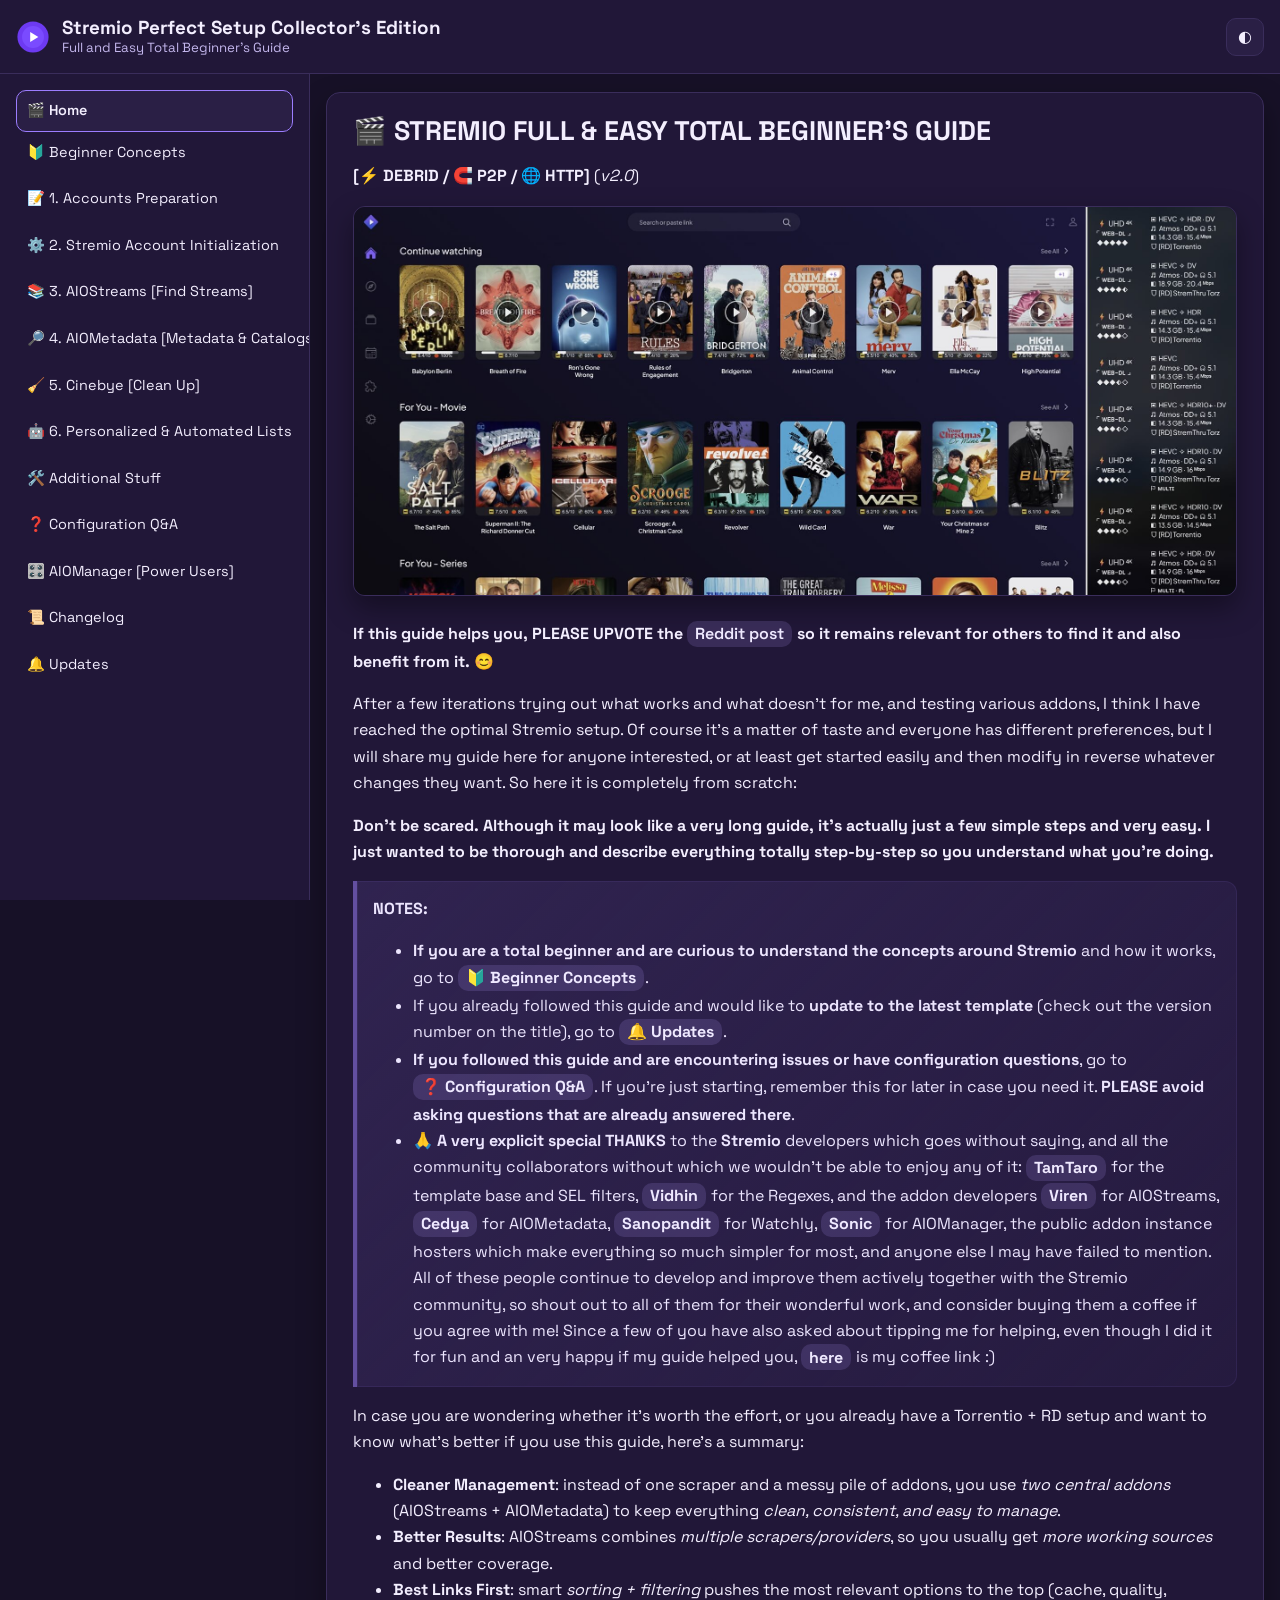
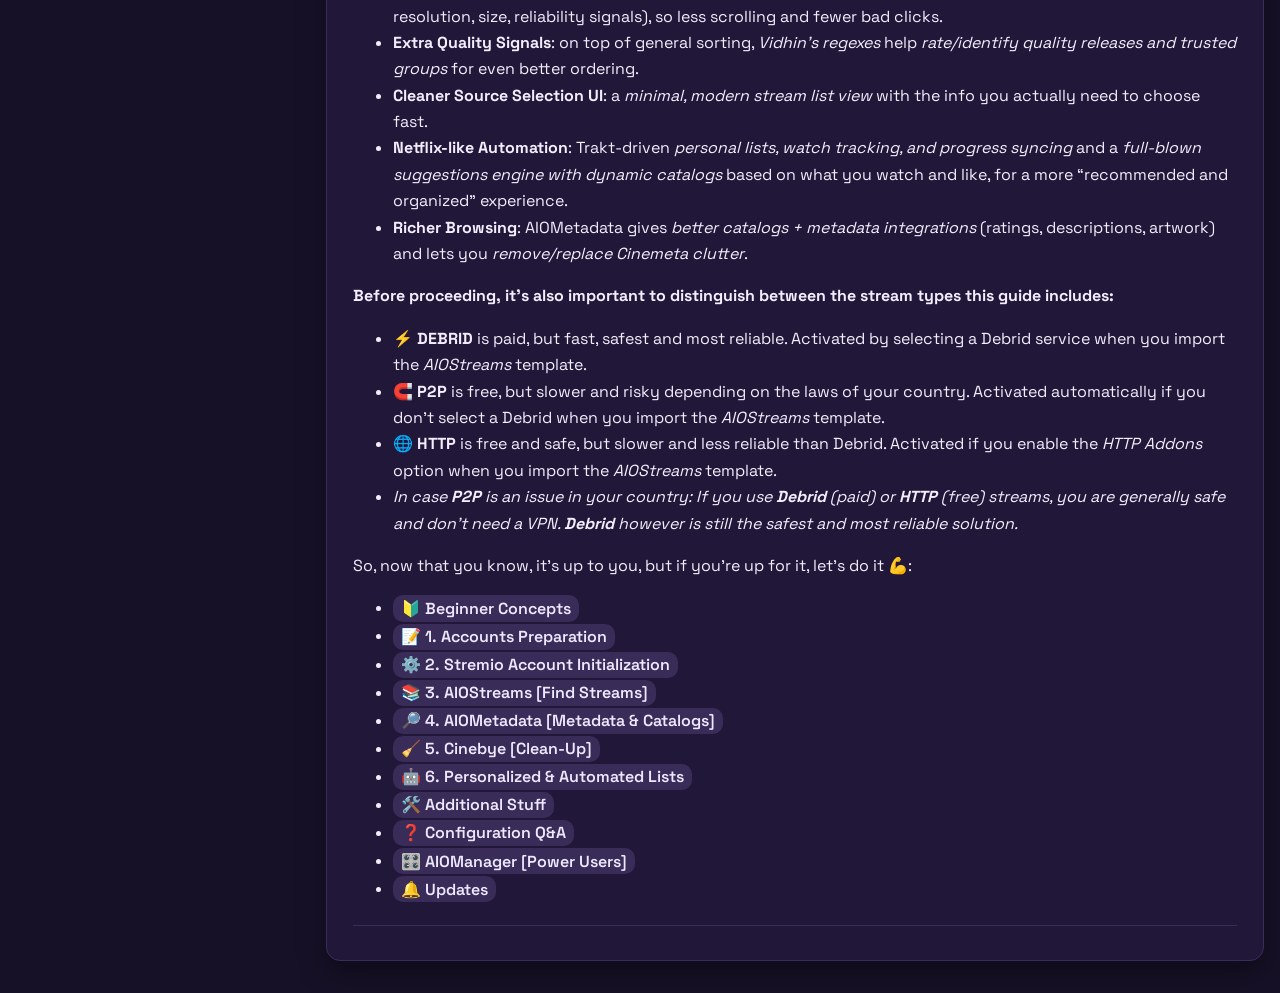
<file: index.html>
<!doctype html>
<html lang="en" data-theme="light">
<head>
  <meta charset="utf-8">
  <meta http-equiv="X-UA-Compatible" content="IE=edge">
  <meta name="viewport" content="width=device-width, initial-scale=1">
  <title>Home | Stremio Perfect Setup Collector's Edition</title>
  <meta name="description" content="Full and Easy Total Beginner's Guide">
  <link rel="icon" href="/assets/images/sps-logo.svg" type="image/svg+xml">
  <link rel="shortcut icon" href="/assets/images/sps-logo.svg" type="image/svg+xml">
  <link rel="apple-touch-icon" href="/assets/images/sps-logo.svg">
  <link rel="preconnect" href="https://fonts.googleapis.com">
  <link rel="preconnect" href="https://fonts.gstatic.com" crossorigin>
  <link href="https://fonts.googleapis.com/css2?family=IBM+Plex+Mono:wght@400;500&family=Space+Grotesk:wght@400;500;700&display=swap" rel="stylesheet">
  <link rel="stylesheet" href="/assets/css/style.css">
  <script src="/assets/js/theme.js"></script>

</head>
<body>
  <header class="topbar">
    <button class="icon-btn" id="nav-toggle" aria-label="Open navigation" aria-controls="sidebar" aria-expanded="false">☰</button>
    <a class="topbar-brand" href="/index.html">
      <img src="/assets/images/sps-logo.svg" alt="Stremio logo" class="topbar-logo">
      <span class="topbar-brand-text">
        <span class="topbar-title">Stremio Perfect Setup Collector's Edition</span>
        <span class="topbar-subtitle">Full and Easy Total Beginner's Guide</span>
      </span>
    </a>
    <button class="icon-btn" id="theme-toggle" aria-label="Toggle theme" aria-pressed="false">◐</button>
  </header>

  <button class="nav-backdrop" id="nav-backdrop" aria-hidden="true"></button>

  <aside class="sidebar" id="sidebar" aria-label="Guide navigation">
    <div class="sidebar__inner">
      <nav id="sidebar-nav"></nav>
    </div>
  </aside>

  <div class="layout">
    <main id="main-content" class="content">
      <article class="doc-card fade-in">
        <h1 id="-stremio-full--easy-total-beginners-guide">🎬 STREMIO FULL & EASY TOTAL BEGINNER’S GUIDE</h1>
<p><strong>[⚡ DEBRID / 🧲 P2P / 🌐 HTTP]</strong> (<em>v2.0</em>)</p>

<p><img src="/assets/images/home.jpg" alt="Homescreen (left) &amp; Stream source selection (right)" /></p>

<p><strong>If this guide helps you, PLEASE UPVOTE the <a href="https://www.reddit.com/r/StremioAddons/comments/1qvn9rk/my_stremio_perfect_setup_for_me_at_least_sharing/">Reddit post</a> so it remains relevant for others to find it and also benefit from it.</strong> 😊</p>

<p>After a few iterations trying out what works and what doesn’t for me, and testing various addons, I think I have reached the optimal Stremio setup. Of course it’s a matter of taste and everyone has different preferences, but I will share my guide here for anyone interested, or at least get started easily and then modify in reverse whatever changes they want. So here it is completely from scratch:</p>

<p><strong>Don’t be scared. Although it may look like a very long guide, it’s actually just a few simple steps and very easy. I just wanted to be thorough and describe everything totally step-by-step so you understand what you’re doing.</strong></p>

<blockquote>
  <p><strong>NOTES:</strong></p>
  <ul>
    <li><strong>If you are a total beginner and are curious to understand the concepts around Stremio</strong> and how it works, go to <a href="/0-Beginner-Concepts/"><strong>🔰 Beginner Concepts</strong></a>.</li>
    <li>If you already followed this guide and would like to <strong>update to the latest template</strong> (check out the version number on the title), go to <a href="/guide/Updates/"><strong>🔔 Updates</strong></a>.</li>
    <li><strong>If you followed this guide and are encountering issues or have configuration questions</strong>, go to <a href="/8-Configuration-QA/"><strong>❓ Configuration Q&amp;A</strong></a>. If you’re just starting, remember this for later in case you need it. <strong>PLEASE avoid asking questions that are already answered there</strong>.</li>
    <li><strong>🙏 A very explicit special THANKS</strong> to the <strong>Stremio</strong> developers which goes without saying, and all the community collaborators without which we wouldn’t be able to enjoy any of it: <a href="https://ko-fi.com/tamtaro"><strong>TamTaro</strong></a> for the template base and SEL filters, <a href="https://ko-fi.com/vidhin"><strong>Vidhin</strong></a> for the Regexes, and the addon developers <a href="https://ko-fi.com/Viren070"><strong>Viren</strong></a> for AIOStreams, <a href="https://buymeacoffee.com/cedya"><strong>Cedya</strong></a> for AIOMetadata, <a href="https://ko-fi.com/timilsinabimal"><strong>Sanopandit</strong></a> for Watchly, <a href="https://ko-fi.com/sonicx161"><strong>Sonic</strong></a> for AIOManager, the public addon instance hosters which make everything so much simpler for most, and anyone else I may have failed to mention. All of these people continue to develop and improve them actively together with the Stremio community, so shout out to all of them for their wonderful work, and consider buying them a coffee if you agree with me! Since a few of you have also asked about tipping me for helping, even though I did it for fun and an very happy if my guide helped you, <a href="https://ko-fi.com/luckynumb3rs"><strong>here</strong></a> is my coffee link :)</li>
  </ul>
</blockquote>

<p>In case you are wondering whether it’s worth the effort, or you already have a Torrentio + RD setup and want to know what’s better if you use this guide, here’s a summary:</p>

<ul>
  <li><strong>Cleaner Management</strong>: instead of one scraper and a messy pile of addons, you use <em>two central addons</em> (AIOStreams + AIOMetadata) to keep everything <em>clean, consistent, and easy to manage</em>.</li>
  <li><strong>Better Results</strong>: AIOStreams combines <em>multiple scrapers/providers</em>, so you usually get <em>more working sources</em> and better coverage.</li>
  <li><strong>Best Links First</strong>: smart <em>sorting + filtering</em> pushes the most relevant options to the top (cache, quality, resolution, size, reliability signals), so less scrolling and fewer bad clicks.</li>
  <li><strong>Extra Quality Signals</strong>: on top of general sorting, <em>Vidhin’s regexes</em> help <em>rate/identify quality releases and trusted groups</em> for even better ordering.</li>
  <li><strong>Cleaner Source Selection UI</strong>: a <em>minimal, modern stream list view</em> with the info you actually need to choose fast.</li>
  <li><strong>Netflix-like Automation</strong>: Trakt-driven <em>personal lists, watch tracking, and progress syncing</em> and a <em>full-blown suggestions engine with dynamic catalogs</em> based on what you watch and like, for a more “recommended and organized” experience.</li>
  <li><strong>Richer Browsing</strong>: AIOMetadata gives <em>better catalogs + metadata integrations</em> (ratings, descriptions, artwork) and lets you <em>remove/replace Cinemeta clutter</em>.</li>
</ul>

<p><strong>Before proceeding, it’s also important to distinguish between the stream types this guide includes:</strong></p>
<ul>
  <li><strong>⚡ DEBRID</strong> is paid, but fast, safest and most reliable. Activated by selecting a Debrid service when you import the <em>AIOStreams</em> template.</li>
  <li><strong>🧲 P2P</strong> is free, but slower and risky depending on the laws of your country. Activated automatically if you don’t select a Debrid when you import the <em>AIOStreams</em> template.</li>
  <li><strong>🌐 HTTP</strong> is free and safe, but slower and less reliable than Debrid. Activated if you enable the <em>HTTP Addons</em> option when you import the <em>AIOStreams</em> template.</li>
  <li><em>In case <strong>P2P</strong> is an issue in your country: If you use <strong>Debrid</strong> (paid) or <strong>HTTP</strong> (free) streams, you are generally safe and don’t need a VPN. <strong>Debrid</strong> however is still the safest and most reliable solution.</em></li>
</ul>

<p>So, now that you know, it’s up to you, but if you’re up for it, let’s do it 💪:</p>

<ul>
  <li><a href="/0-Beginner-Concepts/">🔰 Beginner Concepts</a></li>
  <li><a href="/1-Accounts-Preparation/">📝 1. Accounts Preparation</a></li>
  <li><a href="/2-Stremio-Initialization/">⚙️ 2. Stremio Account Initialization</a></li>
  <li><a href="/3-AIOStreams-Setup/">📚 3. AIOStreams [Find Streams]</a></li>
  <li><a href="/4-AIOMetadata-Setup/">🔎 4. AIOMetadata [Metadata &amp; Catalogs]</a></li>
  <li><a href="/5-Cinebye-Cleanup/">🧹 5. Cinebye [Clean-Up]</a></li>
  <li><a href="/6-Personalized-Lists/">🤖 6. Personalized &amp; Automated Lists</a></li>
  <li><a href="/7-Additional-Stuff/">🛠️ Additional Stuff</a></li>
  <li><a href="/8-Configuration-QA/">❓ Configuration Q&amp;A</a></li>
  <li><a href="/AIOManager-Setup/">🎛️ AIOManager [Power Users]</a></li>
  <li><a href="/Updates/">🔔 Updates</a></li>
</ul>

        <section class="quick-nav" id="quick-nav" hidden>
          <details id="quick-nav-details">
            <summary>Quick Navigation</summary>
            <ul id="quick-nav-list"></ul>
          </details>
        </section>
        <nav class="pager" id="pager" aria-label="Page navigation" hidden></nav>
      </article>
    </main>
  </div>

  <script src="/assets/js/navigation.js"></script>
  <script src="/assets/js/checklist.js"></script>
  <script src="/assets/js/image-toggle.js"></script>
</body>
</html>
</file>
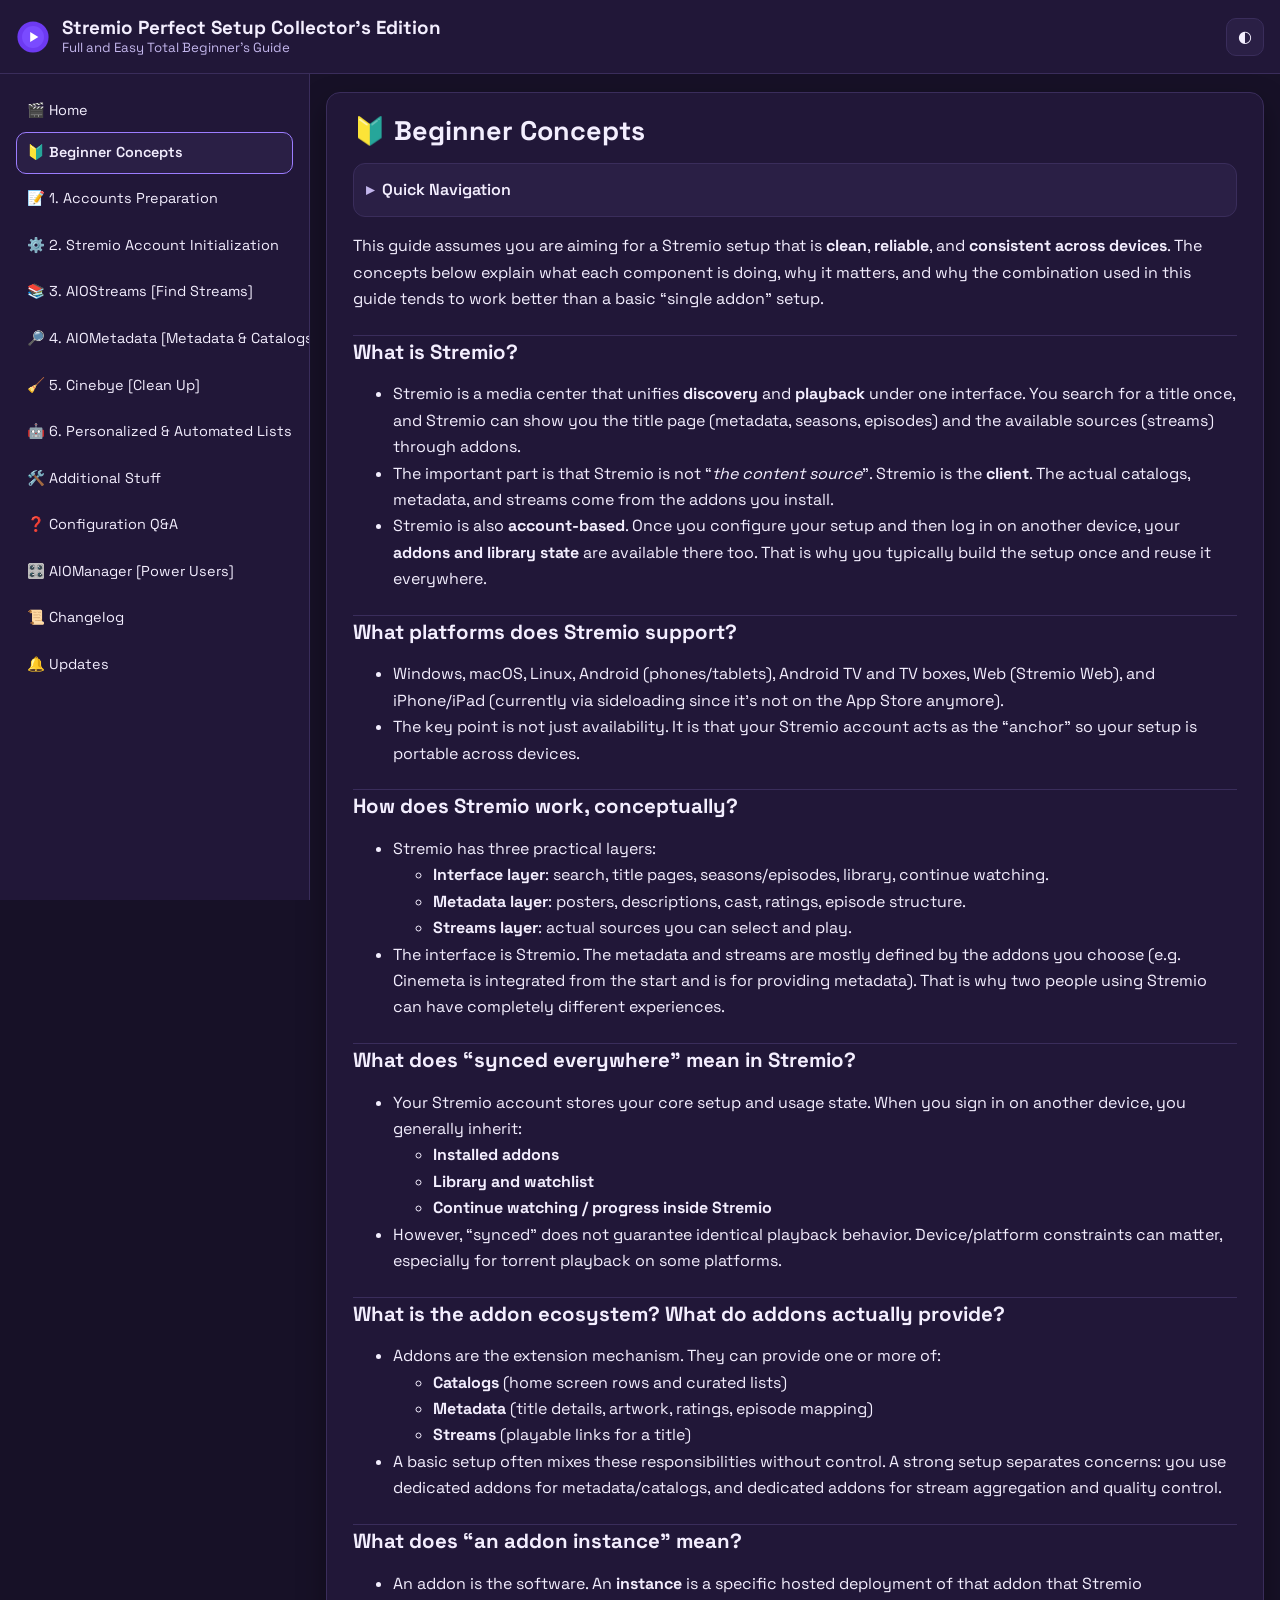
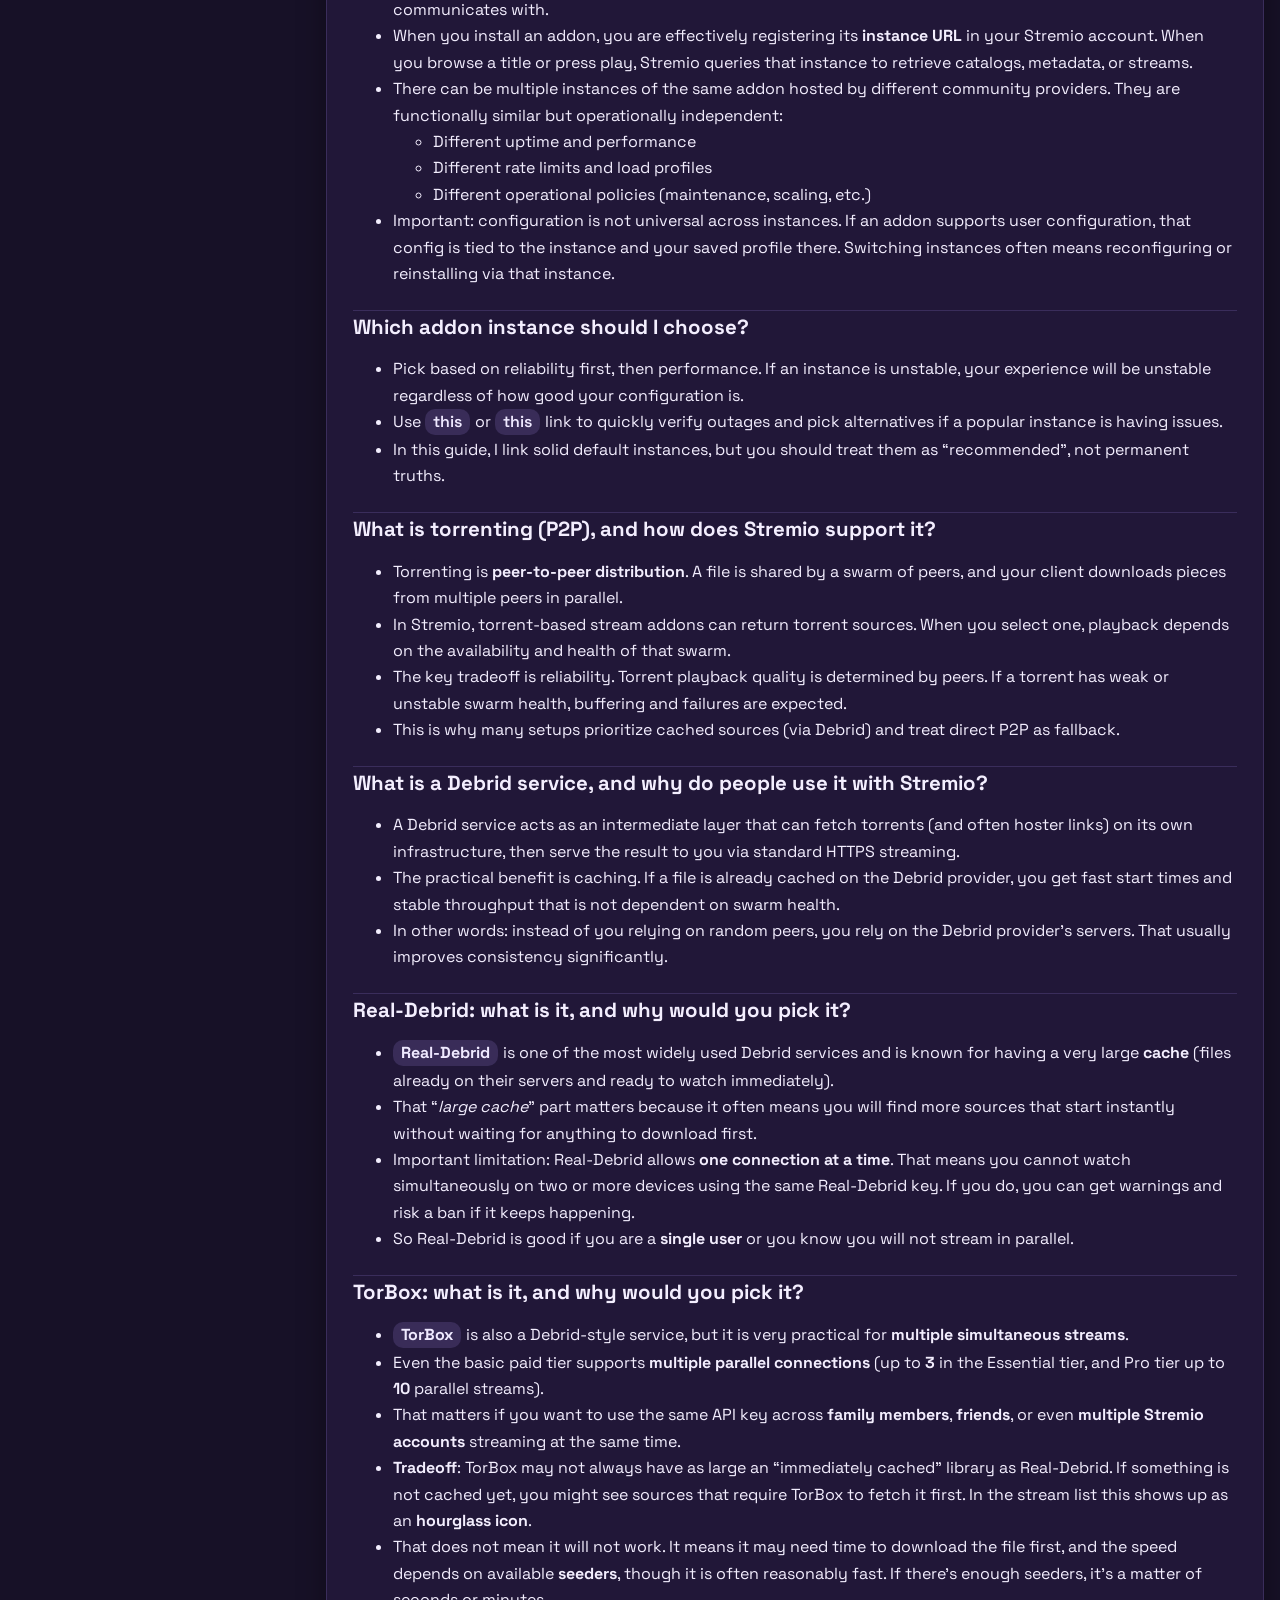
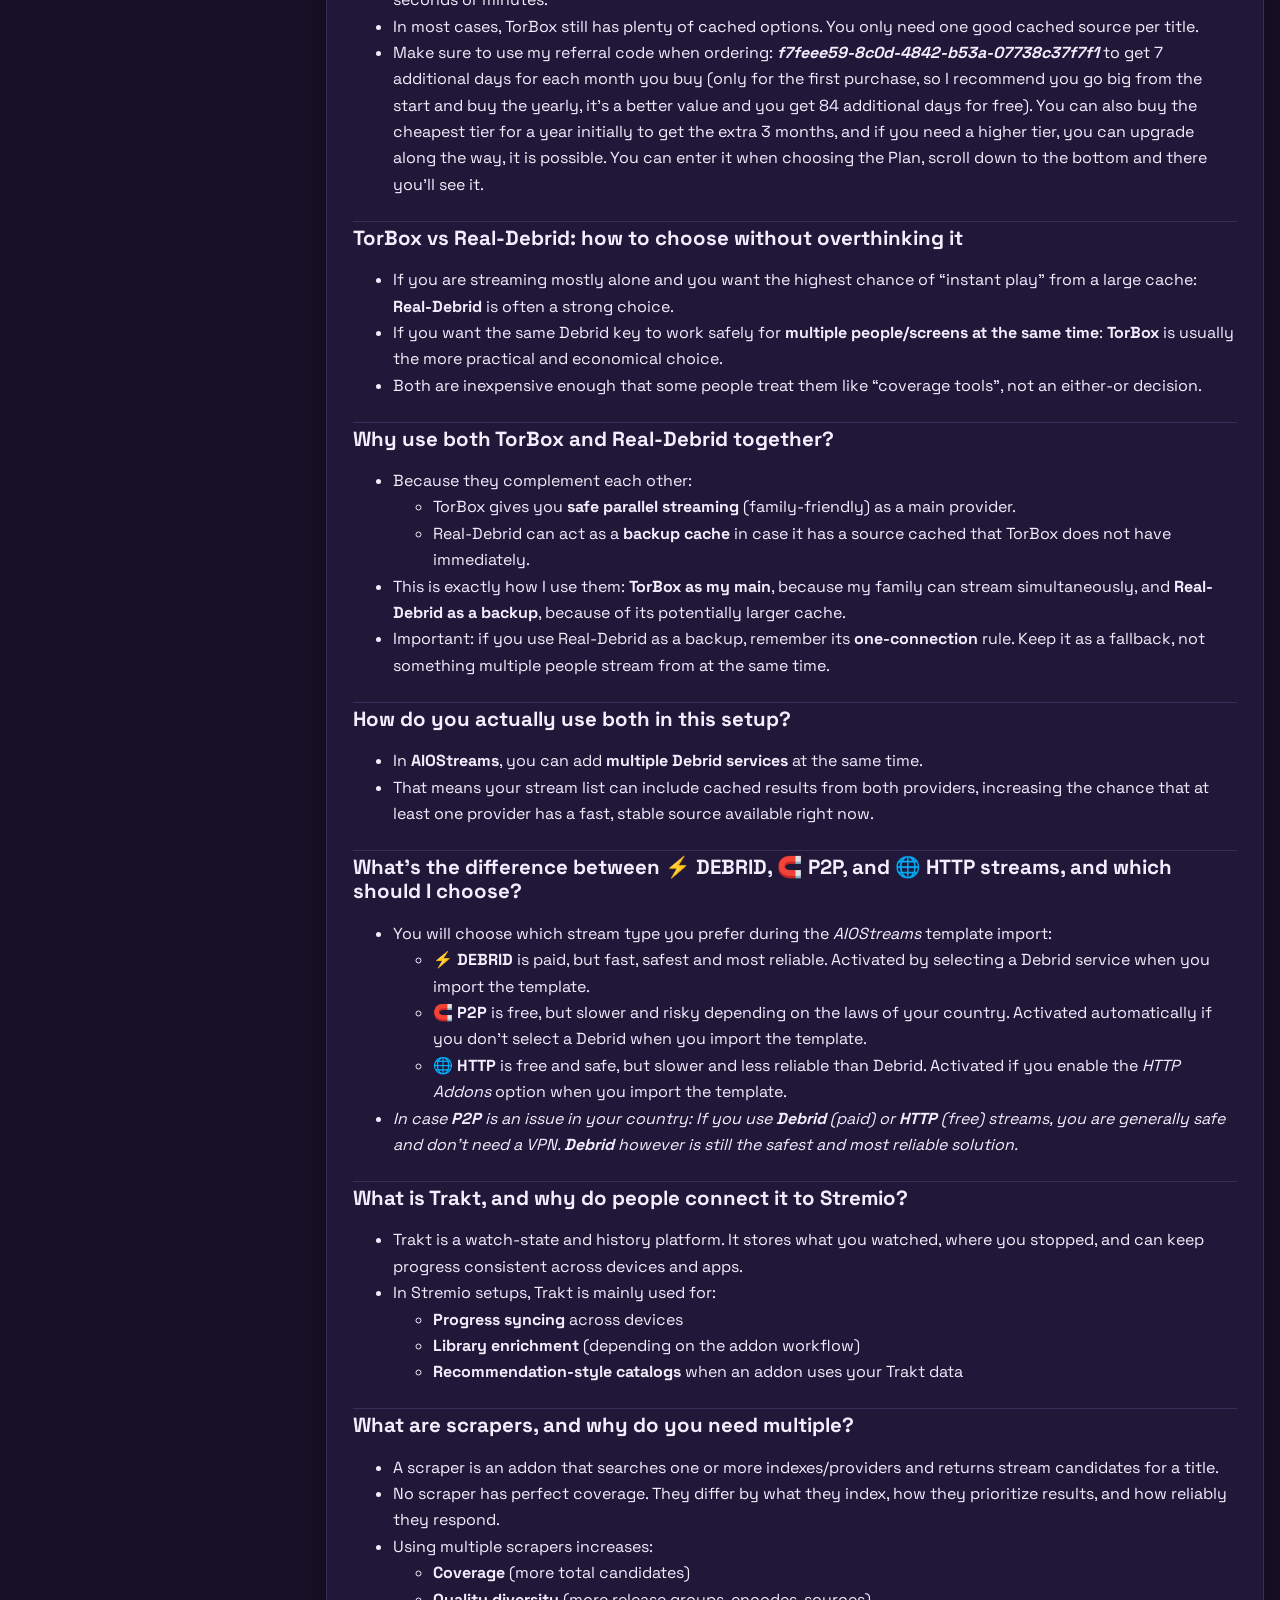
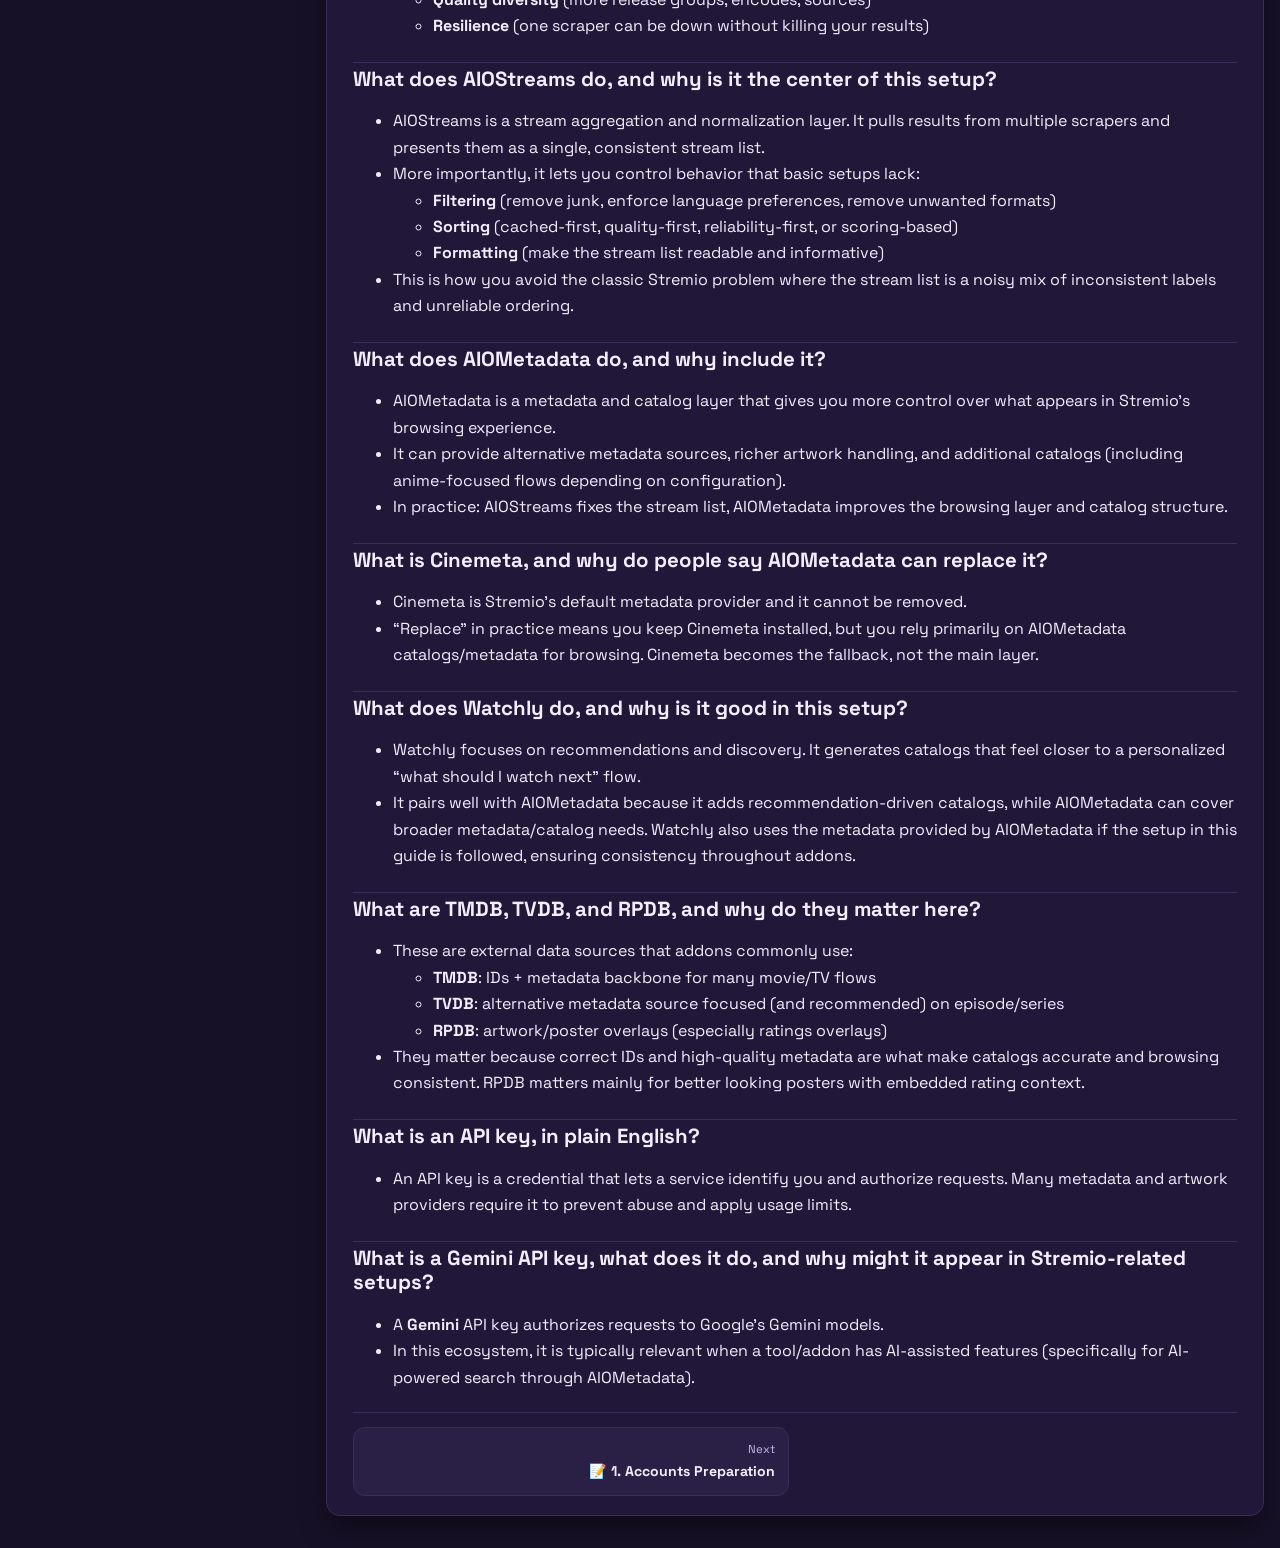
<file: 0-Beginner-Concepts.html>
<!doctype html>
<html lang="en" data-theme="light">
<head>
  <meta charset="utf-8">
  <meta http-equiv="X-UA-Compatible" content="IE=edge">
  <meta name="viewport" content="width=device-width, initial-scale=1">
  <title>🔰 Beginner Concepts | Stremio Perfect Setup Collector's Edition</title>
  <meta name="description" content="Full and Easy Total Beginner's Guide">
  <link rel="icon" href="/assets/images/sps-logo.svg" type="image/svg+xml">
  <link rel="shortcut icon" href="/assets/images/sps-logo.svg" type="image/svg+xml">
  <link rel="apple-touch-icon" href="/assets/images/sps-logo.svg">
  <link rel="preconnect" href="https://fonts.googleapis.com">
  <link rel="preconnect" href="https://fonts.gstatic.com" crossorigin>
  <link href="https://fonts.googleapis.com/css2?family=IBM+Plex+Mono:wght@400;500&family=Space+Grotesk:wght@400;500;700&display=swap" rel="stylesheet">
  <link rel="stylesheet" href="/assets/css/style.css">
  <script src="/assets/js/theme.js"></script>

</head>
<body>
  <header class="topbar">
    <button class="icon-btn" id="nav-toggle" aria-label="Open navigation" aria-controls="sidebar" aria-expanded="false">☰</button>
    <a class="topbar-brand" href="/index.html">
      <img src="/assets/images/sps-logo.svg" alt="Stremio logo" class="topbar-logo">
      <span class="topbar-brand-text">
        <span class="topbar-title">Stremio Perfect Setup Collector's Edition</span>
        <span class="topbar-subtitle">Full and Easy Total Beginner's Guide</span>
      </span>
    </a>
    <button class="icon-btn" id="theme-toggle" aria-label="Toggle theme" aria-pressed="false">◐</button>
  </header>

  <button class="nav-backdrop" id="nav-backdrop" aria-hidden="true"></button>

  <aside class="sidebar" id="sidebar" aria-label="Guide navigation">
    <div class="sidebar__inner">
      <nav id="sidebar-nav"></nav>
    </div>
  </aside>

  <div class="layout">
    <main id="main-content" class="content">
      <article class="doc-card fade-in">
        <h1 id="-beginner-concepts">🔰 Beginner Concepts </h1>
<p>This guide assumes you are aiming for a Stremio setup that is <strong>clean</strong>, <strong>reliable</strong>, and <strong>consistent across devices</strong>. The concepts below explain what each component is doing, why it matters, and why the combination used in this guide tends to work better than a basic “single addon” setup.</p>

<h2 id="what-is-stremio"><strong>What is Stremio?</strong></h2>
<ul>
  <li>Stremio is a media center that unifies <strong>discovery</strong> and <strong>playback</strong> under one interface. You search for a title once, and Stremio can show you the title page (metadata, seasons, episodes) and the available sources (streams) through addons.</li>
  <li>The important part is that Stremio is not “<em>the content source</em>”. Stremio is the <strong>client</strong>. The actual catalogs, metadata, and streams come from the addons you install.</li>
  <li>Stremio is also <strong>account-based</strong>. Once you configure your setup and then log in on another device, your <strong>addons and library state</strong> are available there too. That is why you typically build the setup once and reuse it everywhere.</li>
</ul>

<h2 id="what-platforms-does-stremio-support"><strong>What platforms does Stremio support?</strong></h2>
<ul>
  <li>Windows, macOS, Linux, Android (phones/tablets), Android TV and TV boxes, Web (Stremio Web), and iPhone/iPad (currently via sideloading since it’s not on the App Store anymore).</li>
  <li>The key point is not just availability. It is that your Stremio account acts as the “anchor” so your setup is portable across devices.</li>
</ul>

<h2 id="how-does-stremio-work-conceptually"><strong>How does Stremio work, conceptually?</strong></h2>
<ul>
  <li>Stremio has three practical layers:
    <ul>
      <li><strong>Interface layer</strong>: search, title pages, seasons/episodes, library, continue watching.</li>
      <li><strong>Metadata layer</strong>: posters, descriptions, cast, ratings, episode structure.</li>
      <li><strong>Streams layer</strong>: actual sources you can select and play.</li>
    </ul>
  </li>
  <li>The interface is Stremio. The metadata and streams are mostly defined by the addons you choose (e.g. Cinemeta is integrated from the start and is for providing metadata). That is why two people using Stremio can have completely different experiences.</li>
</ul>

<h2 id="what-does-synced-everywhere-mean-in-stremio"><strong>What does “synced everywhere” mean in Stremio?</strong></h2>
<ul>
  <li>Your Stremio account stores your core setup and usage state. When you sign in on another device, you generally inherit:
    <ul>
      <li><strong>Installed addons</strong></li>
      <li><strong>Library and watchlist</strong></li>
      <li><strong>Continue watching / progress inside Stremio</strong></li>
    </ul>
  </li>
  <li>However, “synced” does not guarantee identical playback behavior. Device/platform constraints can matter, especially for torrent playback on some platforms.</li>
</ul>

<h2 id="what-is-the-addon-ecosystem-what-do-addons-actually-provide"><strong>What is the addon ecosystem? What do addons actually provide?</strong></h2>
<ul>
  <li>Addons are the extension mechanism. They can provide one or more of:
    <ul>
      <li><strong>Catalogs</strong> (home screen rows and curated lists)</li>
      <li><strong>Metadata</strong> (title details, artwork, ratings, episode mapping)</li>
      <li><strong>Streams</strong> (playable links for a title)</li>
    </ul>
  </li>
  <li>A basic setup often mixes these responsibilities without control. A strong setup separates concerns: you use dedicated addons for metadata/catalogs, and dedicated addons for stream aggregation and quality control.</li>
</ul>

<h2 id="what-does-an-addon-instance-mean"><strong>What does “an addon instance” mean?</strong></h2>
<ul>
  <li>An addon is the software. An <strong>instance</strong> is a specific hosted deployment of that addon that Stremio communicates with.</li>
  <li>When you install an addon, you are effectively registering its <strong>instance URL</strong> in your Stremio account. When you browse a title or press play, Stremio queries that instance to retrieve catalogs, metadata, or streams.</li>
  <li>There can be multiple instances of the same addon hosted by different community providers. They are functionally similar but operationally independent:
    <ul>
      <li>Different uptime and performance</li>
      <li>Different rate limits and load profiles</li>
      <li>Different operational policies (maintenance, scaling, etc.)</li>
    </ul>
  </li>
  <li>Important: configuration is not universal across instances. If an addon supports user configuration, that config is tied to the instance and your saved profile there. Switching instances often means reconfiguring or reinstalling via that instance.</li>
</ul>

<h2 id="which-addon-instance-should-i-choose"><strong>Which addon instance should I choose?</strong></h2>
<ul>
  <li>Pick based on reliability first, then performance. If an instance is unstable, your experience will be unstable regardless of how good your configuration is.</li>
  <li>Use <strong><a href="https://status.stremio-status.com/">this</a></strong> or <strong><a href="https://status.dinsden.top/status/stremio-addons">this</a></strong> link to quickly verify outages and pick alternatives if a popular instance is having issues.</li>
  <li>In this guide, I link solid default instances, but you should treat them as “recommended”, not permanent truths.</li>
</ul>

<h2 id="what-is-torrenting-p2p-and-how-does-stremio-support-it"><strong>What is torrenting (P2P), and how does Stremio support it?</strong></h2>
<ul>
  <li>Torrenting is <strong>peer-to-peer distribution</strong>. A file is shared by a swarm of peers, and your client downloads pieces from multiple peers in parallel.</li>
  <li>In Stremio, torrent-based stream addons can return torrent sources. When you select one, playback depends on the availability and health of that swarm.</li>
  <li>The key tradeoff is reliability. Torrent playback quality is determined by peers. If a torrent has weak or unstable swarm health, buffering and failures are expected.</li>
  <li>This is why many setups prioritize cached sources (via Debrid) and treat direct P2P as fallback.</li>
</ul>

<h2 id="what-is-a-debrid-service-and-why-do-people-use-it-with-stremio"><strong>What is a Debrid service, and why do people use it with Stremio?</strong></h2>
<ul>
  <li>A Debrid service acts as an intermediate layer that can fetch torrents (and often hoster links) on its own infrastructure, then serve the result to you via standard HTTPS streaming.</li>
  <li>The practical benefit is caching. If a file is already cached on the Debrid provider, you get fast start times and stable throughput that is not dependent on swarm health.</li>
  <li>In other words: instead of you relying on random peers, you rely on the Debrid provider’s servers. That usually improves consistency significantly.</li>
</ul>

<h2 id="real-debrid-what-is-it-and-why-would-you-pick-it"><strong>Real-Debrid: what is it, and why would you pick it?</strong></h2>
<ul>
  <li><a href="http://real-debrid.com/?id=12639093"><strong>Real-Debrid</strong></a> is one of the most widely used Debrid services and is known for having a very large <strong>cache</strong> (files already on their servers and ready to watch immediately).</li>
  <li>That “<em>large cache</em>” part matters because it often means you will find more sources that start instantly without waiting for anything to download first.</li>
  <li>Important limitation: Real-Debrid allows <strong>one connection at a time</strong>. That means you cannot watch simultaneously on two or more devices using the same Real-Debrid key. If you do, you can get warnings and risk a ban if it keeps happening.</li>
  <li>So Real-Debrid is good if you are a <strong>single user</strong> or you know you will not stream in parallel.</li>
</ul>

<h2 id="torbox-what-is-it-and-why-would-you-pick-it"><strong>TorBox: what is it, and why would you pick it?</strong></h2>
<ul>
  <li><a href="https://torbox.app/subscription?referral=f7feee59-8c0d-4842-b53a-07738c37f7f1"><strong>TorBox</strong></a> is also a Debrid-style service, but it is very practical for <strong>multiple simultaneous streams</strong>.</li>
  <li>Even the basic paid tier supports <strong>multiple parallel connections</strong> (up to <strong>3</strong> in the Essential tier, and Pro tier up to <strong>10</strong> parallel streams).</li>
  <li>That matters if you want to use the same API key across <strong>family members</strong>, <strong>friends</strong>, or even <strong>multiple Stremio accounts</strong> streaming at the same time.</li>
  <li><strong>Tradeoff</strong>: TorBox may not always have as large an “immediately cached” library as Real-Debrid. If something is not cached yet, you might see sources that require TorBox to fetch it first. In the stream list this shows up as an <strong>hourglass icon</strong>.</li>
  <li>That does not mean it will not work. It means it may need time to download the file first, and the speed depends on available <strong>seeders</strong>, though it is often reasonably fast. If there’s enough seeders, it’s a matter of seconds or minutes.</li>
  <li>In most cases, TorBox still has plenty of cached options. You only need one good cached source per title.</li>
  <li>Make sure to use my referral code when ordering: <strong><em>f7feee59-8c0d-4842-b53a-07738c37f7f1</em></strong> to get 7 additional days for each month you buy (only for the first purchase, so I recommend you go big from the start and buy the yearly, it’s a better value and you get 84 additional days for free). You can also buy the cheapest tier for a year initially to get the extra 3 months, and if you need a higher tier, you can upgrade along the way, it is possible. You can enter it when choosing the Plan, scroll down to the bottom and there you’ll see it.</li>
</ul>

<h2 id="torbox-vs-real-debrid-how-to-choose-without-overthinking-it"><strong>TorBox vs Real-Debrid: how to choose without overthinking it</strong></h2>
<ul>
  <li>If you are streaming mostly alone and you want the highest chance of “instant play” from a large cache: <strong>Real-Debrid</strong> is often a strong choice.</li>
  <li>If you want the same Debrid key to work safely for <strong>multiple people/screens at the same time</strong>: <strong>TorBox</strong> is usually the more practical and economical choice.</li>
  <li>Both are inexpensive enough that some people treat them like “coverage tools”, not an either-or decision.</li>
</ul>

<h2 id="why-use-both-torbox-and-real-debrid-together"><strong>Why use both TorBox and Real-Debrid together?</strong></h2>
<ul>
  <li>Because they complement each other:
    <ul>
      <li>TorBox gives you <strong>safe parallel streaming</strong> (family-friendly) as a main provider.</li>
      <li>Real-Debrid can act as a <strong>backup cache</strong> in case it has a source cached that TorBox does not have immediately.</li>
    </ul>
  </li>
  <li>This is exactly how I use them: <strong>TorBox as my main</strong>, because my family can stream simultaneously, and <strong>Real-Debrid as a backup</strong>, because of its potentially larger cache.</li>
  <li>Important: if you use Real-Debrid as a backup, remember its <strong>one-connection</strong> rule. Keep it as a fallback, not something multiple people stream from at the same time.</li>
</ul>

<h2 id="how-do-you-actually-use-both-in-this-setup"><strong>How do you actually use both in this setup?</strong></h2>
<ul>
  <li>In <strong>AIOStreams</strong>, you can add <strong>multiple Debrid services</strong> at the same time.</li>
  <li>That means your stream list can include cached results from both providers, increasing the chance that at least one provider has a fast, stable source available right now.</li>
</ul>

<h2 id="whats-the-difference-between--debrid--p2p-and--http-streams-and-which-should-i-choose"><strong>What’s the difference between ⚡ DEBRID, 🧲 P2P, and 🌐 HTTP streams, and which should I choose?</strong></h2>
<ul>
  <li>You will choose which stream type you prefer during the <em>AIOStreams</em> template import:
    <ul>
      <li><strong>⚡ DEBRID</strong> is paid, but fast, safest and most reliable. Activated by selecting a Debrid service when you import the template.</li>
      <li><strong>🧲 P2P</strong> is free, but slower and risky depending on the laws of your country. Activated automatically if you don’t select a Debrid when you import the template.</li>
      <li><strong>🌐 HTTP</strong> is free and safe, but slower and less reliable than Debrid. Activated if you enable the <em>HTTP Addons</em> option when you import the template.</li>
    </ul>
  </li>
  <li><em>In case <strong>P2P</strong> is an issue in your country: If you use <strong>Debrid</strong> (paid) or <strong>HTTP</strong> (free) streams, you are generally safe and don’t need a VPN. <strong>Debrid</strong> however is still the safest and most reliable solution.</em></li>
</ul>

<h2 id="what-is-trakt-and-why-do-people-connect-it-to-stremio"><strong>What is Trakt, and why do people connect it to Stremio?</strong></h2>
<ul>
  <li>Trakt is a watch-state and history platform. It stores what you watched, where you stopped, and can keep progress consistent across devices and apps.</li>
  <li>In Stremio setups, Trakt is mainly used for:
    <ul>
      <li><strong>Progress syncing</strong> across devices</li>
      <li><strong>Library enrichment</strong> (depending on the addon workflow)</li>
      <li><strong>Recommendation-style catalogs</strong> when an addon uses your Trakt data</li>
    </ul>
  </li>
</ul>

<h2 id="what-are-scrapers-and-why-do-you-need-multiple"><strong>What are scrapers, and why do you need multiple?</strong></h2>
<ul>
  <li>A scraper is an addon that searches one or more indexes/providers and returns stream candidates for a title.</li>
  <li>No scraper has perfect coverage. They differ by what they index, how they prioritize results, and how reliably they respond.</li>
  <li>Using multiple scrapers increases:
    <ul>
      <li><strong>Coverage</strong> (more total candidates)</li>
      <li><strong>Quality diversity</strong> (more release groups, encodes, sources)</li>
      <li><strong>Resilience</strong> (one scraper can be down without killing your results)</li>
    </ul>
  </li>
</ul>

<h2 id="what-does-aiostreams-do-and-why-is-it-the-center-of-this-setup"><strong>What does AIOStreams do, and why is it the center of this setup?</strong></h2>
<ul>
  <li>AIOStreams is a stream aggregation and normalization layer. It pulls results from multiple scrapers and presents them as a single, consistent stream list.</li>
  <li>More importantly, it lets you control behavior that basic setups lack:
    <ul>
      <li><strong>Filtering</strong> (remove junk, enforce language preferences, remove unwanted formats)</li>
      <li><strong>Sorting</strong> (cached-first, quality-first, reliability-first, or scoring-based)</li>
      <li><strong>Formatting</strong> (make the stream list readable and informative)</li>
    </ul>
  </li>
  <li>This is how you avoid the classic Stremio problem where the stream list is a noisy mix of inconsistent labels and unreliable ordering.</li>
</ul>

<h2 id="what-does-aiometadata-do-and-why-include-it"><strong>What does AIOMetadata do, and why include it?</strong></h2>
<ul>
  <li>AIOMetadata is a metadata and catalog layer that gives you more control over what appears in Stremio’s browsing experience.</li>
  <li>It can provide alternative metadata sources, richer artwork handling, and additional catalogs (including anime-focused flows depending on configuration).</li>
  <li>In practice: AIOStreams fixes the stream list, AIOMetadata improves the browsing layer and catalog structure.</li>
</ul>

<h2 id="what-is-cinemeta-and-why-do-people-say-aiometadata-can-replace-it"><strong>What is Cinemeta, and why do people say AIOMetadata can replace it?</strong></h2>
<ul>
  <li>Cinemeta is Stremio’s default metadata provider and it cannot be removed.</li>
  <li>“Replace” in practice means you keep Cinemeta installed, but you rely primarily on AIOMetadata catalogs/metadata for browsing. Cinemeta becomes the fallback, not the main layer.</li>
</ul>

<h2 id="what-does-watchly-do-and-why-is-it-good-in-this-setup"><strong>What does Watchly do, and why is it good in this setup?</strong></h2>
<ul>
  <li>Watchly focuses on recommendations and discovery. It generates catalogs that feel closer to a personalized “what should I watch next” flow.</li>
  <li>It pairs well with AIOMetadata because it adds recommendation-driven catalogs, while AIOMetadata can cover broader metadata/catalog needs. Watchly also uses the metadata provided by AIOMetadata if the setup in this guide is followed, ensuring consistency throughout addons.</li>
</ul>

<h2 id="what-are-tmdb-tvdb-and-rpdb-and-why-do-they-matter-here"><strong>What are TMDB, TVDB, and RPDB, and why do they matter here?</strong></h2>
<ul>
  <li>These are external data sources that addons commonly use:
    <ul>
      <li><strong>TMDB</strong>: IDs + metadata backbone for many movie/TV flows</li>
      <li><strong>TVDB</strong>: alternative metadata source focused (and recommended) on episode/series</li>
      <li><strong>RPDB</strong>: artwork/poster overlays (especially ratings overlays)</li>
    </ul>
  </li>
  <li>They matter because correct IDs and high-quality metadata are what make catalogs accurate and browsing consistent. RPDB matters mainly for better looking posters with embedded rating context.</li>
</ul>

<h2 id="what-is-an-api-key-in-plain-english"><strong>What is an API key, in plain English?</strong></h2>
<ul>
  <li>An API key is a credential that lets a service identify you and authorize requests. Many metadata and artwork providers require it to prevent abuse and apply usage limits.</li>
</ul>

<h2 id="what-is-a-gemini-api-key-what-does-it-do-and-why-might-it-appear-in-stremio-related-setups"><strong>What is a Gemini API key, what does it do, and why might it appear in Stremio-related setups?</strong></h2>
<ul>
  <li>A <strong>Gemini</strong> API key authorizes requests to Google’s Gemini models.</li>
  <li>In this ecosystem, it is typically relevant when a tool/addon has AI-assisted features (specifically for AI-powered search through AIOMetadata).</li>
</ul>



        <section class="quick-nav" id="quick-nav" hidden>
          <details id="quick-nav-details">
            <summary>Quick Navigation</summary>
            <ul id="quick-nav-list"></ul>
          </details>
        </section>
        <nav class="pager" id="pager" aria-label="Page navigation" hidden></nav>
      </article>
    </main>
  </div>

  <script src="/assets/js/navigation.js"></script>
  <script src="/assets/js/checklist.js"></script>
  <script src="/assets/js/image-toggle.js"></script>
</body>
</html>
</file>
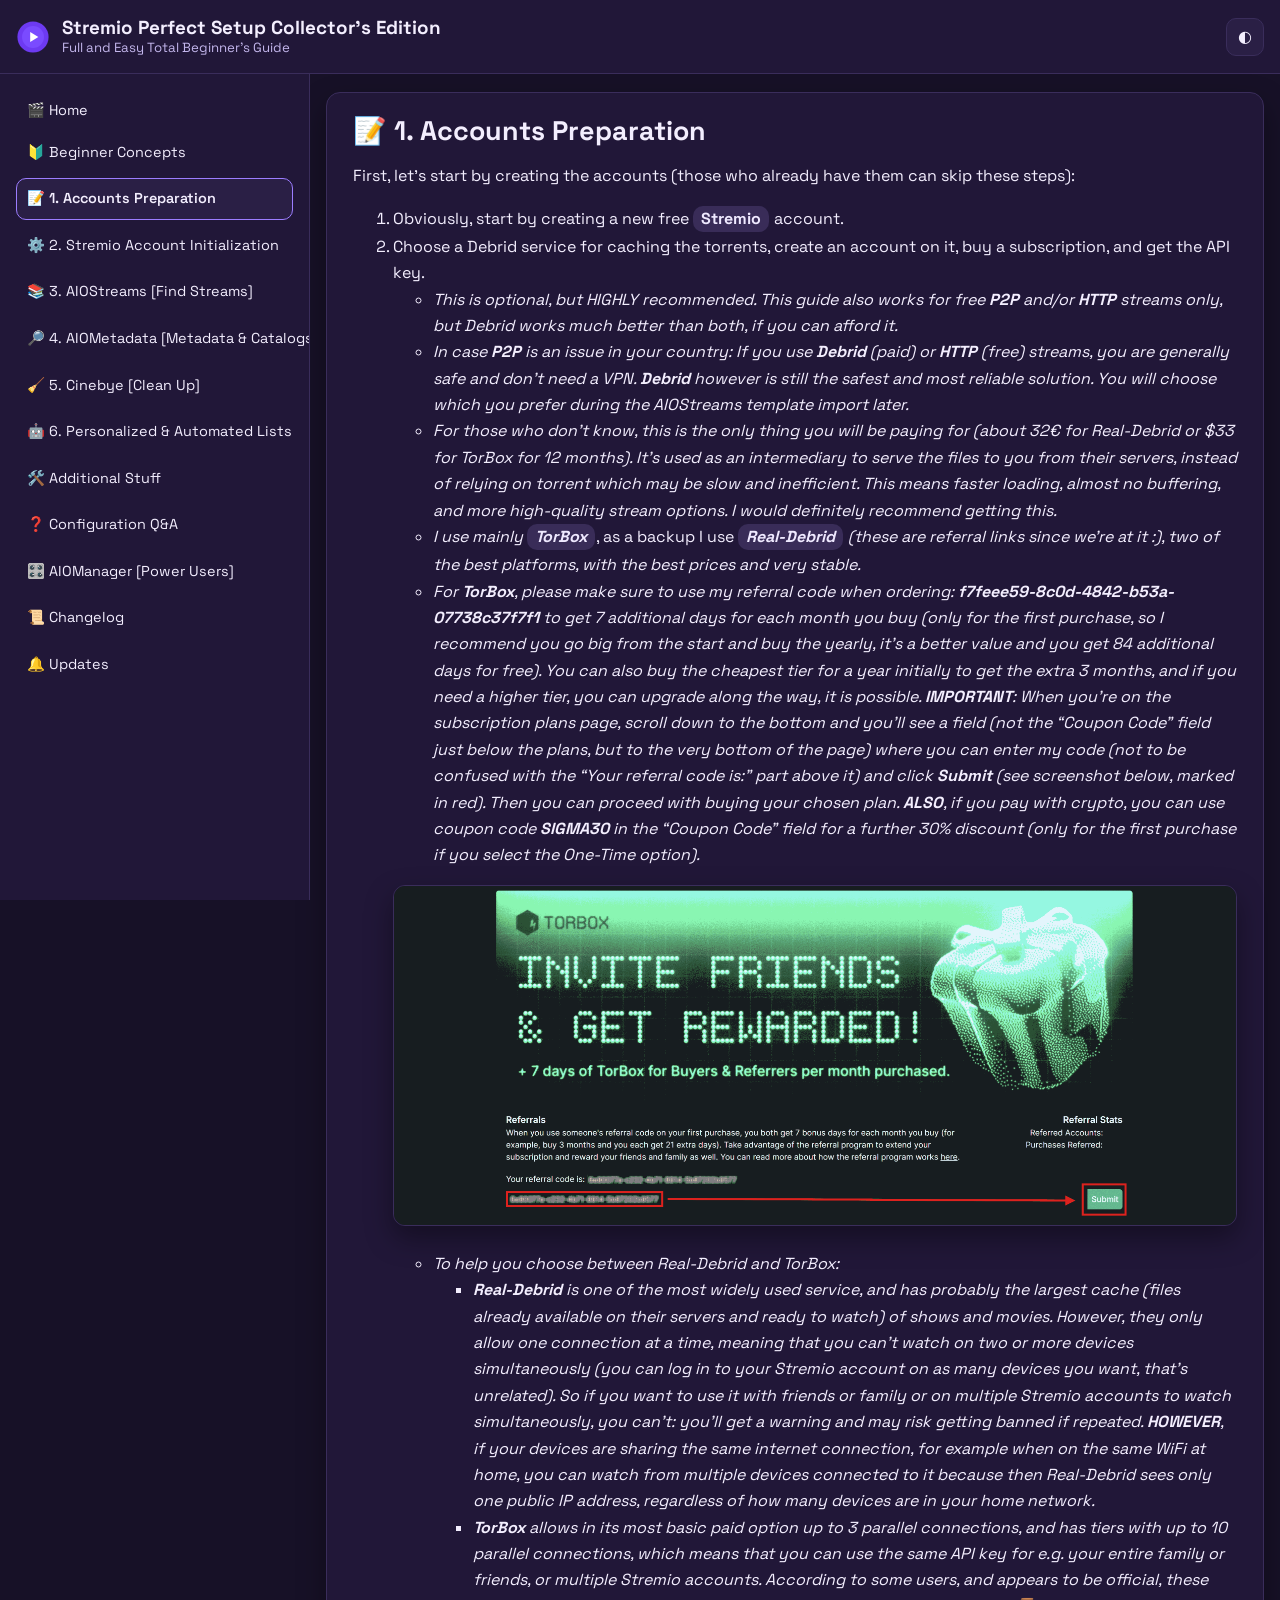
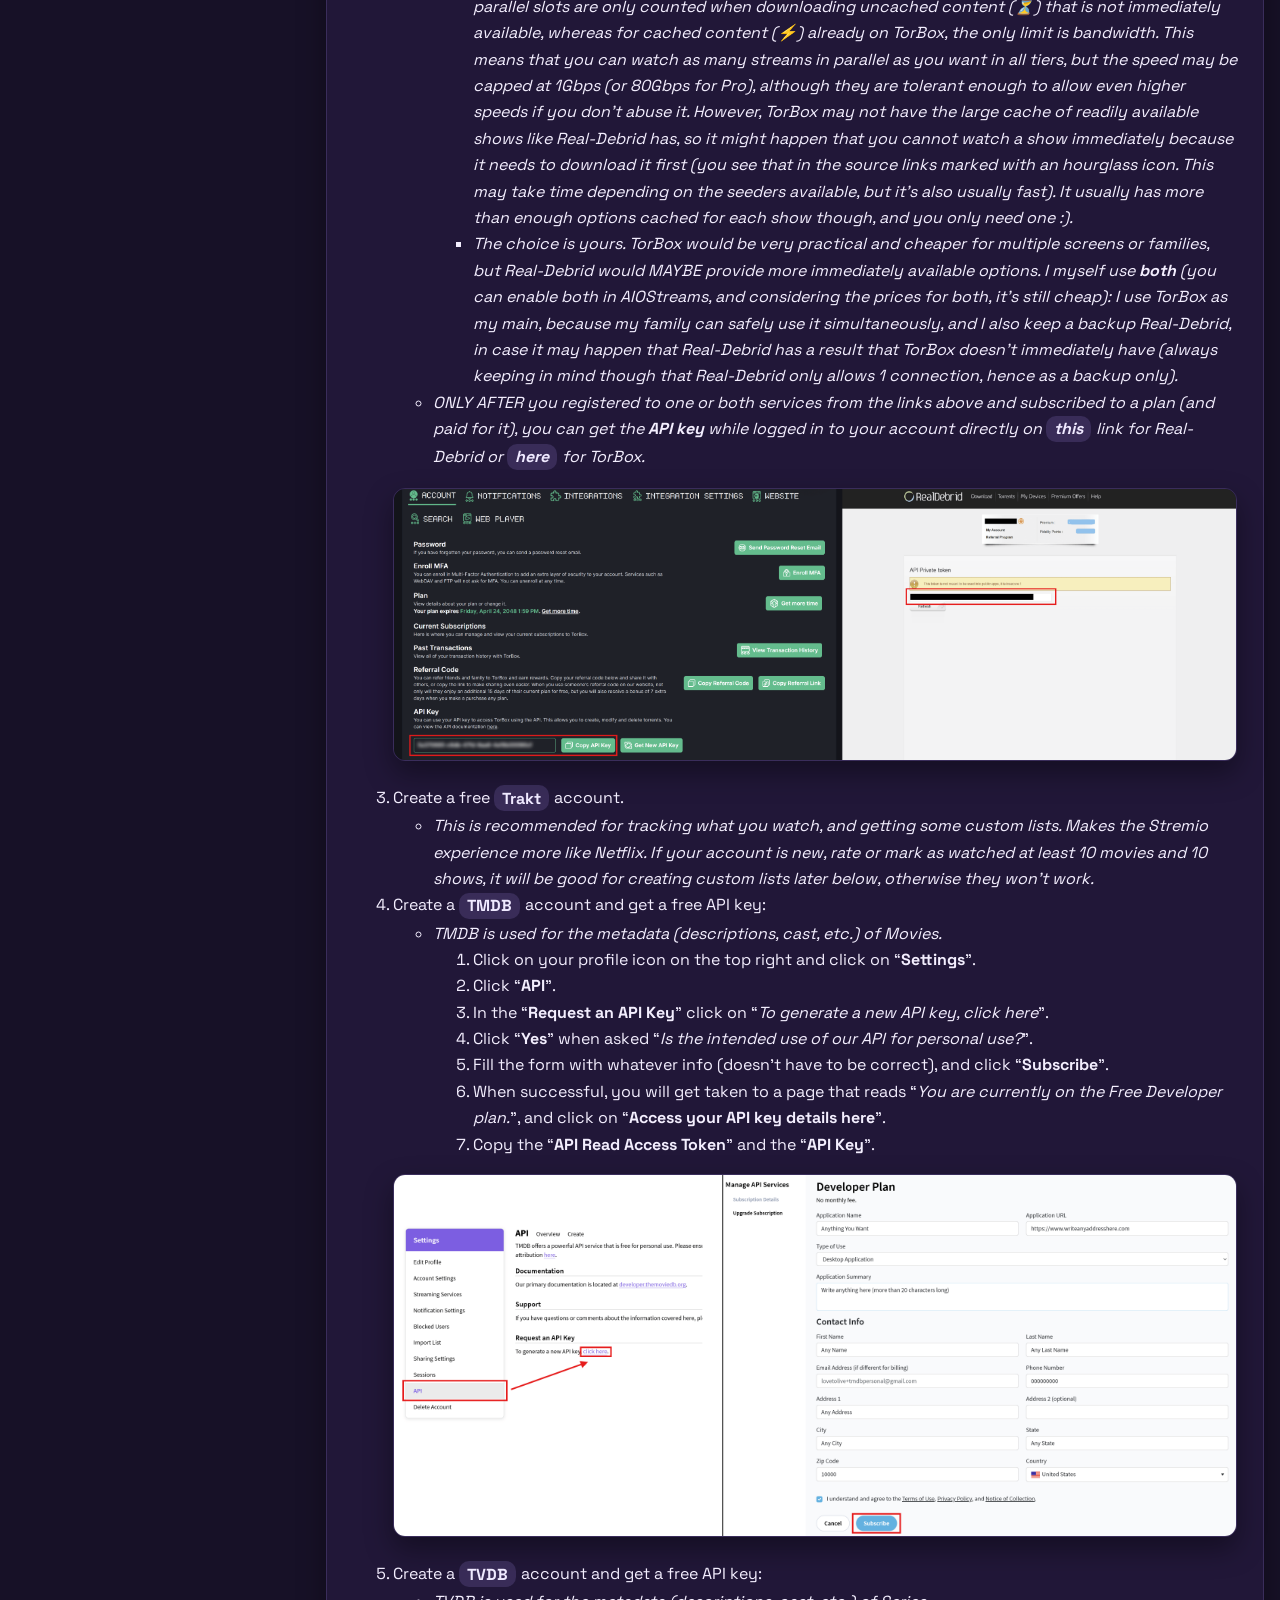
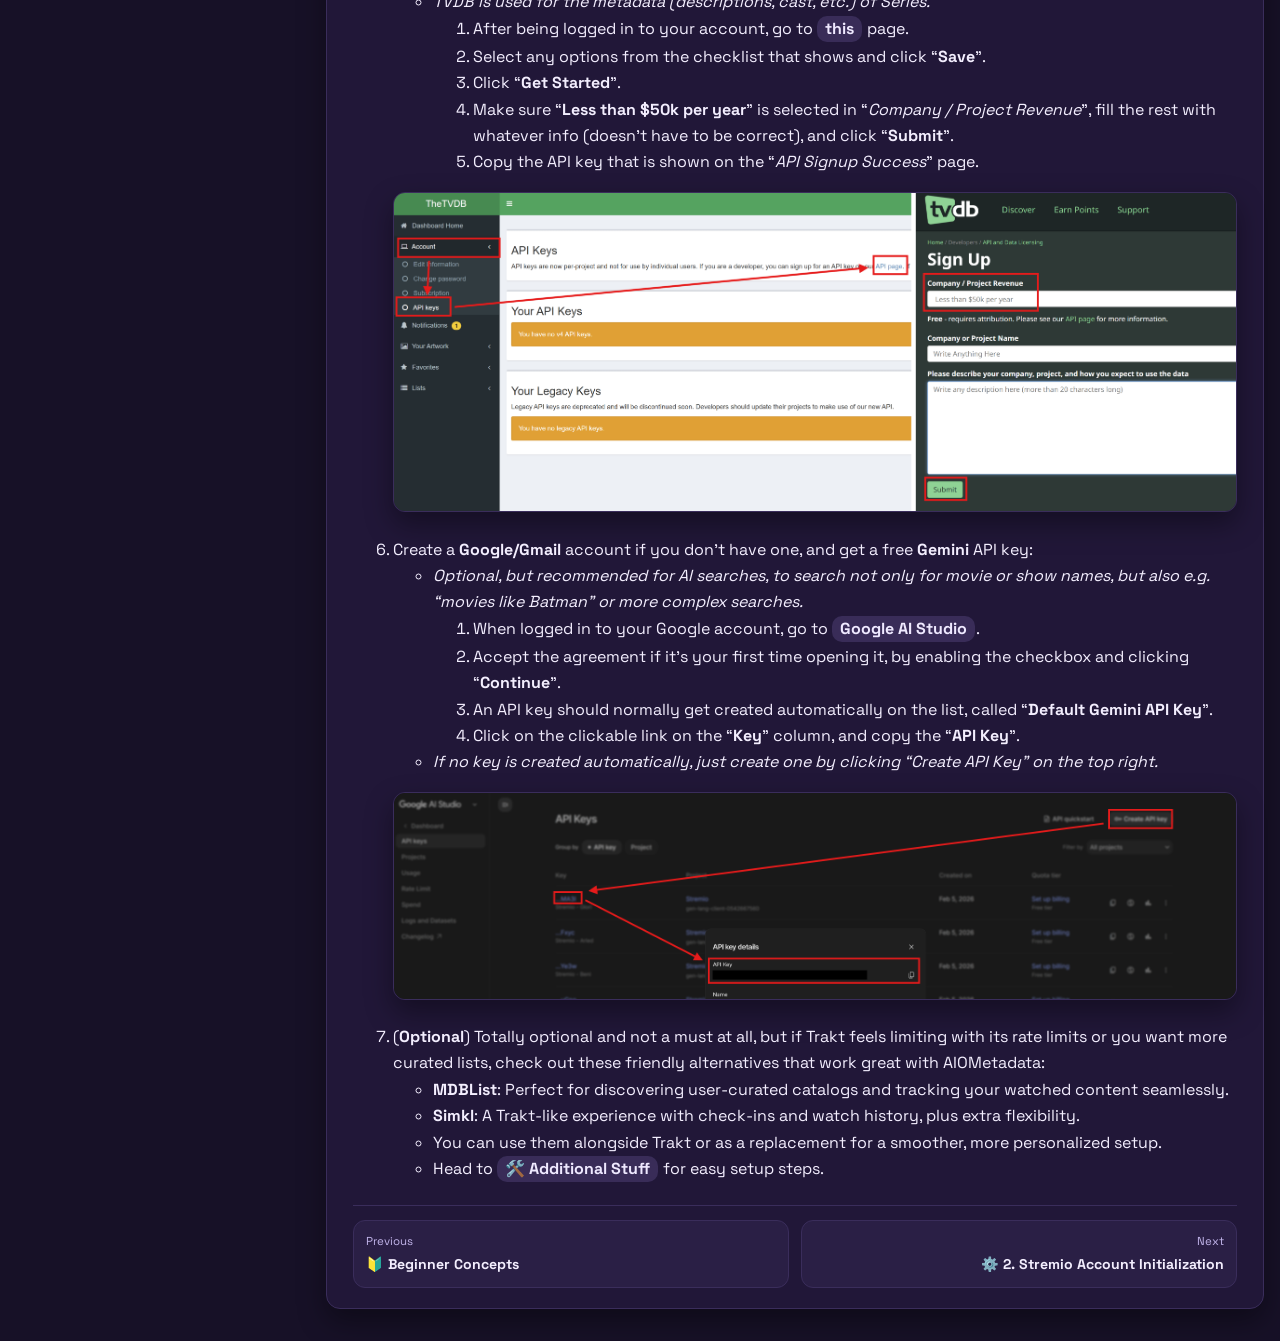
<file: 1-Accounts-Preparation.html>
<!doctype html>
<html lang="en" data-theme="light">
<head>
  <meta charset="utf-8">
  <meta http-equiv="X-UA-Compatible" content="IE=edge">
  <meta name="viewport" content="width=device-width, initial-scale=1">
  <title>📝 1. Accounts Preparation | Stremio Perfect Setup Collector's Edition</title>
  <meta name="description" content="Full and Easy Total Beginner's Guide">
  <link rel="icon" href="/assets/images/sps-logo.svg" type="image/svg+xml">
  <link rel="shortcut icon" href="/assets/images/sps-logo.svg" type="image/svg+xml">
  <link rel="apple-touch-icon" href="/assets/images/sps-logo.svg">
  <link rel="preconnect" href="https://fonts.googleapis.com">
  <link rel="preconnect" href="https://fonts.gstatic.com" crossorigin>
  <link href="https://fonts.googleapis.com/css2?family=IBM+Plex+Mono:wght@400;500&family=Space+Grotesk:wght@400;500;700&display=swap" rel="stylesheet">
  <link rel="stylesheet" href="/assets/css/style.css">
  <script src="/assets/js/theme.js"></script>

</head>
<body>
  <header class="topbar">
    <button class="icon-btn" id="nav-toggle" aria-label="Open navigation" aria-controls="sidebar" aria-expanded="false">☰</button>
    <a class="topbar-brand" href="/index.html">
      <img src="/assets/images/sps-logo.svg" alt="Stremio logo" class="topbar-logo">
      <span class="topbar-brand-text">
        <span class="topbar-title">Stremio Perfect Setup Collector's Edition</span>
        <span class="topbar-subtitle">Full and Easy Total Beginner's Guide</span>
      </span>
    </a>
    <button class="icon-btn" id="theme-toggle" aria-label="Toggle theme" aria-pressed="false">◐</button>
  </header>

  <button class="nav-backdrop" id="nav-backdrop" aria-hidden="true"></button>

  <aside class="sidebar" id="sidebar" aria-label="Guide navigation">
    <div class="sidebar__inner">
      <nav id="sidebar-nav"></nav>
    </div>
  </aside>

  <div class="layout">
    <main id="main-content" class="content">
      <article class="doc-card fade-in">
        <h1 id="-1-accounts-preparation">📝 1. Accounts Preparation </h1>
<p>First, let’s start by creating the accounts (those who already have them can skip these steps):</p>

<ol>
  <li>Obviously, start by creating a new free <a href="https://www.stremio.com"><strong>Stremio</strong></a> account.</li>
  <li>Choose a Debrid service for caching the torrents, create an account on it, buy a subscription, and get the API key.
    <ul>
      <li><em>This is optional, but HIGHLY recommended. This guide also works for free <strong>P2P</strong> and/or <strong>HTTP</strong> streams only, but Debrid works much better than both, if you can afford it.</em></li>
      <li><em>In case <strong>P2P</strong> is an issue in your country: If you use <strong>Debrid</strong> (paid) or <strong>HTTP</strong> (free) streams, you are generally safe and don’t need a VPN. <strong>Debrid</strong> however is still the safest and most reliable solution. You will choose which you prefer during the AIOStreams template import later.</em></li>
      <li><em>For those who don’t know, this is the only thing you will be paying for (about 32€ for Real-Debrid or $33 for TorBox for 12 months). It’s used as an intermediary to serve the files to you from their servers, instead of relying on torrent which may be slow and inefficient. This means faster loading, almost no buffering, and more high-quality stream options. I would definitely recommend getting this.</em></li>
      <li><em>I use mainly</em> <a href="https://torbox.app/subscription?referral=f7feee59-8c0d-4842-b53a-07738c37f7f1"><strong><em>TorBox</em></strong></a>, as a backup I use <a href="http://real-debrid.com/?id=12639093"><strong><em>Real-Debrid</em></strong></a> <em>(these are referral links since we’re at it :), two of the best platforms, with the best prices and very stable.</em></li>
      <li><em>For <strong>TorBox</strong>, please make sure to use my referral code when ordering: <strong>f7feee59-8c0d-4842-b53a-07738c37f7f1</strong> to get 7 additional days for each month you buy (only for the first purchase, so I recommend you go big from the start and buy the yearly, it’s a better value and you get 84 additional days for free). You can also buy the cheapest tier for a year initially to get the extra 3 months, and if you need a higher tier, you can upgrade along the way, it is possible. <strong>IMPORTANT</strong>: When you’re on the subscription plans page, scroll down to the bottom and you’ll see a field (not the “Coupon Code” field just below the plans, but to the very bottom of the page) where you can enter my code (not to be confused with the “Your referral code is:” part above it) and click <strong>Submit</strong> (see screenshot below, marked in red). Then you can proceed with buying your chosen plan. <strong>ALSO</strong>, if you pay with crypto, you can use coupon code <strong>SIGMA30</strong> in the “Coupon Code” field for a further 30% discount (only for the first purchase if you select the One-Time option).</em></li>
    </ul>

    <p><img src="/assets/images/1.2.1.png" alt="TorBox Referral" /></p>

    <ul>
      <li><em>To help you choose between Real-Debrid and TorBox:</em>
        <ul>
          <li><em><strong>Real-Debrid</strong> is one of the most widely used service, and has probably the largest cache (files already available on their servers and ready to watch) of shows and movies. However, they only allow one connection at a time, meaning that you can’t watch on two or more devices simultaneously (you can log in to your Stremio account on as many devices you want, that’s unrelated). So if you want to use it with friends or family or on multiple Stremio accounts to watch simultaneously, you can’t: you’ll get a warning and may risk getting banned if repeated. <strong>HOWEVER</strong>, if your devices are sharing the same internet connection, for example when on the same WiFi at home, you can watch from multiple devices connected to it because then Real-Debrid sees only one public IP address, regardless of how many devices are in your home network.</em></li>
          <li><em><strong>TorBox</strong> allows in its most basic paid option up to 3 parallel connections, and has tiers with up to 10 parallel connections, which means that you can use the same API key for e.g. your entire family or friends, or multiple Stremio accounts. According to some users, and appears to be official, these parallel slots are only counted when downloading uncached content (⏳) that is not immediately available, whereas for cached content (⚡) already on TorBox, the only limit is bandwidth. This means that you can watch as many streams in parallel as you want in all tiers, but the speed may be capped at 1Gbps (or 80Gbps for Pro), although they are tolerant enough to allow even higher speeds if you don’t abuse it. However, TorBox may not have the large cache of readily available shows like Real-Debrid has, so it might happen that you cannot watch a show immediately because it needs to download it first (you see that in the source links marked with an hourglass icon. This may take time depending on the seeders available, but it’s also usually fast). It usually has more than enough options cached for each show though, and you only need one :).</em></li>
          <li><em>The choice is yours. TorBox would be very practical and cheaper for multiple screens or families, but Real-Debrid would MAYBE provide more immediately available options. I myself use <strong>both</strong> (you can enable both in AIOStreams, and considering the prices for both, it’s still cheap): I use TorBox as my main, because my family can safely use it simultaneously, and I also keep a backup Real-Debrid, in case it may happen that Real-Debrid has a result that TorBox doesn’t immediately have (always keeping in mind though that Real-Debrid only allows 1 connection, hence as a backup only).</em></li>
        </ul>
      </li>
      <li><em>ONLY AFTER you registered to one or both services from the links above and subscribed to a plan (and paid for it), you can get the <strong>API key</strong> while logged in to your account directly on <a href="https://real-debrid.com/apitoken"><strong>this</strong></a> link for Real-Debrid or <a href="https://torbox.app/settings?section=account"><strong>here</strong></a> for TorBox.</em></li>
    </ul>

    <p><img src="/assets/images/1.2.2.png" alt="TorBox &amp; Real-Debrid API Key" /></p>
  </li>
  <li>Create a free <a href="http://www.trakt.tv"><strong>Trakt</strong></a> account.
    <ul>
      <li><em>This is recommended for tracking what you watch, and getting some custom lists. Makes the Stremio experience more like Netflix. If your account is new, rate or mark as watched at least 10 movies and 10 shows, it will be good for creating custom lists later below, otherwise they won’t work.</em></li>
    </ul>
  </li>
  <li>Create a <a href="https://www.themoviedb.org/"><strong>TMDB</strong></a> account and get a free API key:
    <ul>
      <li><em>TMDB is used for the metadata (descriptions, cast, etc.) of Movies.</em>
        <ol>
          <li>Click on your profile icon on the top right and click on “<strong>Settings</strong>”.</li>
          <li>Click “<strong>API</strong>”.</li>
          <li>In the “<strong>Request an API Key</strong>” click on “<em>To generate a new API key, click here</em>”.</li>
          <li>Click “<strong>Yes</strong>” when asked “<em>Is the intended use of our API for personal use?</em>”.</li>
          <li>Fill the form with whatever info (doesn’t have to be correct), and click “<strong>Subscribe</strong>”.</li>
          <li>When successful, you will get taken to a page that reads “<em>You are currently on the Free Developer plan.</em>”, and click on “<strong>Access your API key details here</strong>”.</li>
          <li>Copy the “<strong>API Read Access Token</strong>” and the “<strong>API Key</strong>”.</li>
        </ol>
      </li>
    </ul>

    <p><img src="/assets/images/1.4.png" alt="TMDB API Key" /></p>
  </li>
  <li>Create a <a href="https://www.thetvdb.com/"><strong>TVDB</strong></a> account and get a free API key:
    <ul>
      <li><em>TVDB is used for the metadata (descriptions, cast, etc.) of Series.</em>
        <ol>
          <li>After being logged in to your account, go to <a href="https://www.thetvdb.com/api-information"><strong>this</strong></a> page.</li>
          <li>Select any options from the checklist that shows and click “<strong>Save</strong>”.</li>
          <li>Click “<strong>Get Started</strong>”.</li>
          <li>Make sure “<strong>Less than $50k per year</strong>” is selected in “<em>Company / Project Revenue</em>”, fill the rest with whatever info (doesn’t have to be correct), and click “<strong>Submit</strong>”.</li>
          <li>Copy the API key that is shown on the “<em>API Signup Success</em>” page.</li>
        </ol>
      </li>
    </ul>

    <p><img src="/assets/images/1.5.png" alt="TVDB API Key" /></p>
  </li>
  <li>Create a <strong>Google/Gmail</strong> account if you don’t have one, and get a free <strong>Gemini</strong> API key:
    <ul>
      <li><em>Optional, but recommended for AI searches, to search not only for movie or show names, but also e.g. “movies like Batman” or more complex searches.</em>
        <ol>
          <li>When logged in to your Google account, go to <a href="https://aistudio.google.com/api-keys"><strong>Google AI Studio</strong></a>.</li>
          <li>Accept the agreement if it’s your first time opening it, by enabling the checkbox and clicking “<strong>Continue</strong>”.</li>
          <li>An API key should normally get created automatically on the list, called “<strong>Default Gemini API Key</strong>”.</li>
          <li>Click on the clickable link on the “<strong>Key</strong>” column, and copy the “<strong>API Key</strong>”.</li>
        </ol>
      </li>
      <li><em>If no key is created automatically, just create one by clicking “Create API Key” on the top right.</em></li>
    </ul>

    <p><img src="/assets/images/1.6.png" alt="Gemini API Key" /></p>
  </li>
  <li>(<strong>Optional</strong>) Totally optional and not a must at all, but if Trakt feels limiting with its rate limits or you want more curated lists, check out these friendly alternatives that work great with AIOMetadata:
    <ul>
      <li><strong>MDBList</strong>: Perfect for discovering user-curated catalogs and tracking your watched content seamlessly.</li>
      <li><strong>Simkl</strong>: A Trakt-like experience with check-ins and watch history, plus extra flexibility.</li>
      <li>You can use them alongside Trakt or as a replacement for a smoother, more personalized setup.</li>
      <li>Head to <a href="/7-Additional-Stuff.html#enriching-your-catalogs-trakt-alternatives"><strong>🛠️ Additional Stuff</strong></a> for easy setup steps.</li>
    </ul>
  </li>
</ol>



        <section class="quick-nav" id="quick-nav" hidden>
          <details id="quick-nav-details">
            <summary>Quick Navigation</summary>
            <ul id="quick-nav-list"></ul>
          </details>
        </section>
        <nav class="pager" id="pager" aria-label="Page navigation" hidden></nav>
      </article>
    </main>
  </div>
  
  <script src="/assets/js/navigation.js"></script>
  <script src="/assets/js/checklist.js"></script>
  <script src="/assets/js/image-toggle.js"></script>
</body>
</html>
</file>
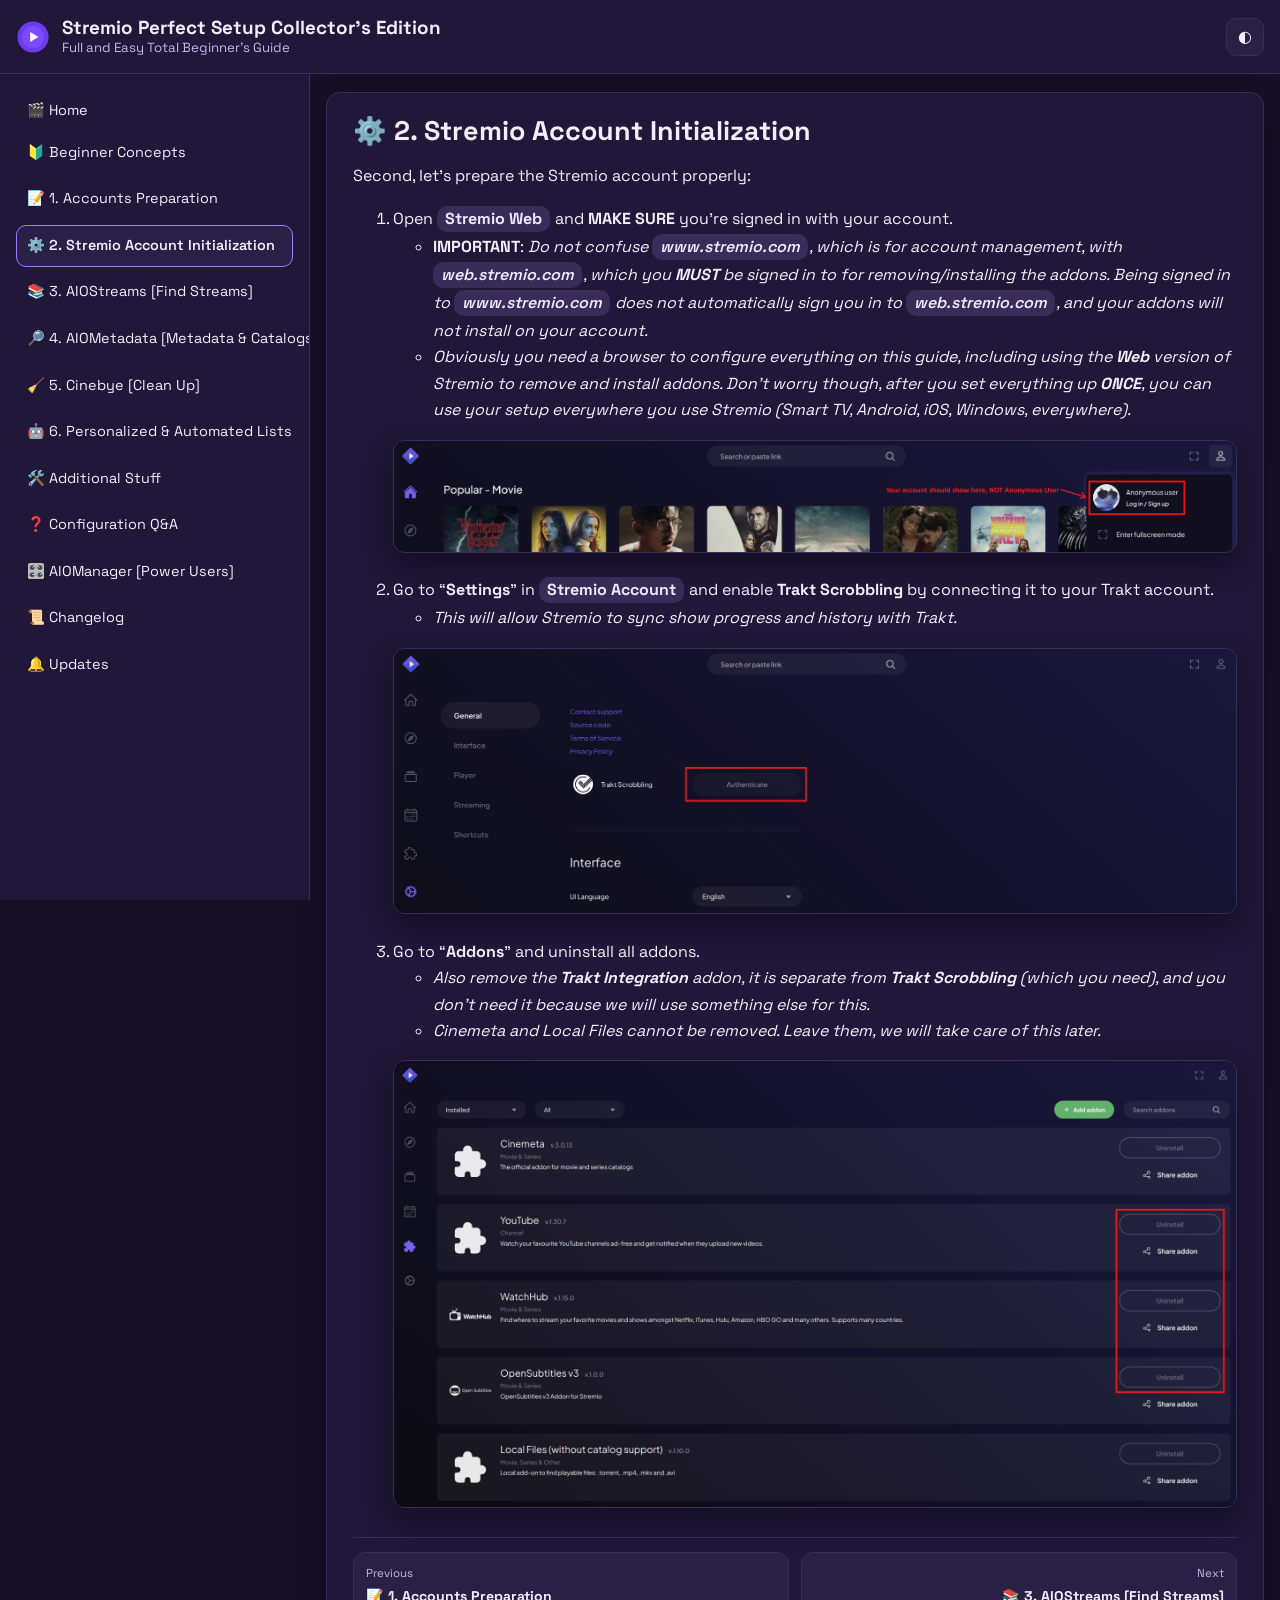
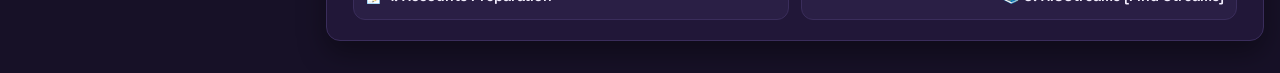
<file: 2-Stremio-Initialization.html>
<!doctype html>
<html lang="en" data-theme="light">
<head>
  <meta charset="utf-8">
  <meta http-equiv="X-UA-Compatible" content="IE=edge">
  <meta name="viewport" content="width=device-width, initial-scale=1">
  <title>⚙️ 2. Stremio Account Initialization | Stremio Perfect Setup Collector's Edition</title>
  <meta name="description" content="Full and Easy Total Beginner's Guide">
  <link rel="icon" href="/assets/images/sps-logo.svg" type="image/svg+xml">
  <link rel="shortcut icon" href="/assets/images/sps-logo.svg" type="image/svg+xml">
  <link rel="apple-touch-icon" href="/assets/images/sps-logo.svg">
  <link rel="preconnect" href="https://fonts.googleapis.com">
  <link rel="preconnect" href="https://fonts.gstatic.com" crossorigin>
  <link href="https://fonts.googleapis.com/css2?family=IBM+Plex+Mono:wght@400;500&family=Space+Grotesk:wght@400;500;700&display=swap" rel="stylesheet">
  <link rel="stylesheet" href="/assets/css/style.css">
  <script src="/assets/js/theme.js"></script>
  
</head>
<body>
  <header class="topbar">
    <button class="icon-btn" id="nav-toggle" aria-label="Open navigation" aria-controls="sidebar" aria-expanded="false">☰</button>
    <a class="topbar-brand" href="/index.html">
      <img src="/assets/images/sps-logo.svg" alt="Stremio logo" class="topbar-logo">
      <span class="topbar-brand-text">
        <span class="topbar-title">Stremio Perfect Setup Collector's Edition</span>
        <span class="topbar-subtitle">Full and Easy Total Beginner's Guide</span>
      </span>
    </a>
    <button class="icon-btn" id="theme-toggle" aria-label="Toggle theme" aria-pressed="false">◐</button>
  </header>

  <button class="nav-backdrop" id="nav-backdrop" aria-hidden="true"></button>

  <aside class="sidebar" id="sidebar" aria-label="Guide navigation">
    <div class="sidebar__inner">
      <nav id="sidebar-nav"></nav>
    </div>
  </aside>

  <div class="layout">
    <main id="main-content" class="content">
      <article class="doc-card fade-in">
        <h1 id="️-2-stremio-account-initialization">⚙️ 2. Stremio Account Initialization </h1>

<p>Second, let’s prepare the Stremio account properly:</p>

<ol>
  <li>Open <a href="https://web.stremio.com"><strong>Stremio Web</strong></a> and <strong>MAKE SURE</strong> you’re signed in with your account.
    <ul>
      <li><strong>IMPORTANT</strong>: <em>Do not confuse</em> <a href="https://www.stremio.com"><em>www.stremio.com</em></a><em>, which is for account management, with</em> <a href="https://web.stremio.com"><em>web.stremio.com</em></a><em>, which you <strong>MUST</strong> be signed in to for removing/installing the addons. Being signed in to</em> <a href="https://www.stremio.com"><em>www.stremio.com</em></a> <em>does not automatically sign you in to</em> <a href="https://web.stremio.com"><em>web.stremio.com</em></a><em>, and your addons will not install on your account.</em></li>
      <li><em>Obviously you need a browser to configure everything on this guide, including using the <strong>Web</strong> version of Stremio to remove and install addons. Don’t worry though, after you set everything up <strong>ONCE</strong>, you can use your setup everywhere you use Stremio (Smart TV, Android, iOS, Windows, everywhere).</em></li>
    </ul>

    <p><img src="/assets/images/2.1.png" alt="Sign In" /></p>
  </li>
  <li>Go to “<strong>Settings</strong>” in <a href="https://www.stremio.com"><strong>Stremio Account</strong></a> and enable <strong>Trakt Scrobbling</strong> by connecting it to your Trakt account.
    <ul>
      <li><em>This will allow Stremio to sync show progress and history with Trakt.</em></li>
    </ul>

    <p><img src="/assets/images/2.2.png" alt="Trakt Scrobbling" /></p>
  </li>
  <li>Go to “<strong>Addons</strong>” and uninstall all addons.
    <ul>
      <li><em>Also remove the <strong>Trakt Integration</strong> addon, it is separate from <strong>Trakt Scrobbling</strong> (which you need), and you don’t need it because we will use something else for this.</em></li>
      <li><em>Cinemeta and Local Files cannot be removed. Leave them, we will take care of this later.</em></li>
    </ul>

    <p><img src="/assets/images/2.3.png" alt="Remove Addons" /></p>
  </li>
</ol>



        <section class="quick-nav" id="quick-nav" hidden>
          <details id="quick-nav-details">
            <summary>Quick Navigation</summary>
            <ul id="quick-nav-list"></ul>
          </details>
        </section>
        <nav class="pager" id="pager" aria-label="Page navigation" hidden></nav>
      </article>
    </main>
  </div>

  <script src="/assets/js/navigation.js"></script>
  <script src="/assets/js/checklist.js"></script>
  <script src="/assets/js/image-toggle.js"></script>
</body>
</html>
</file>
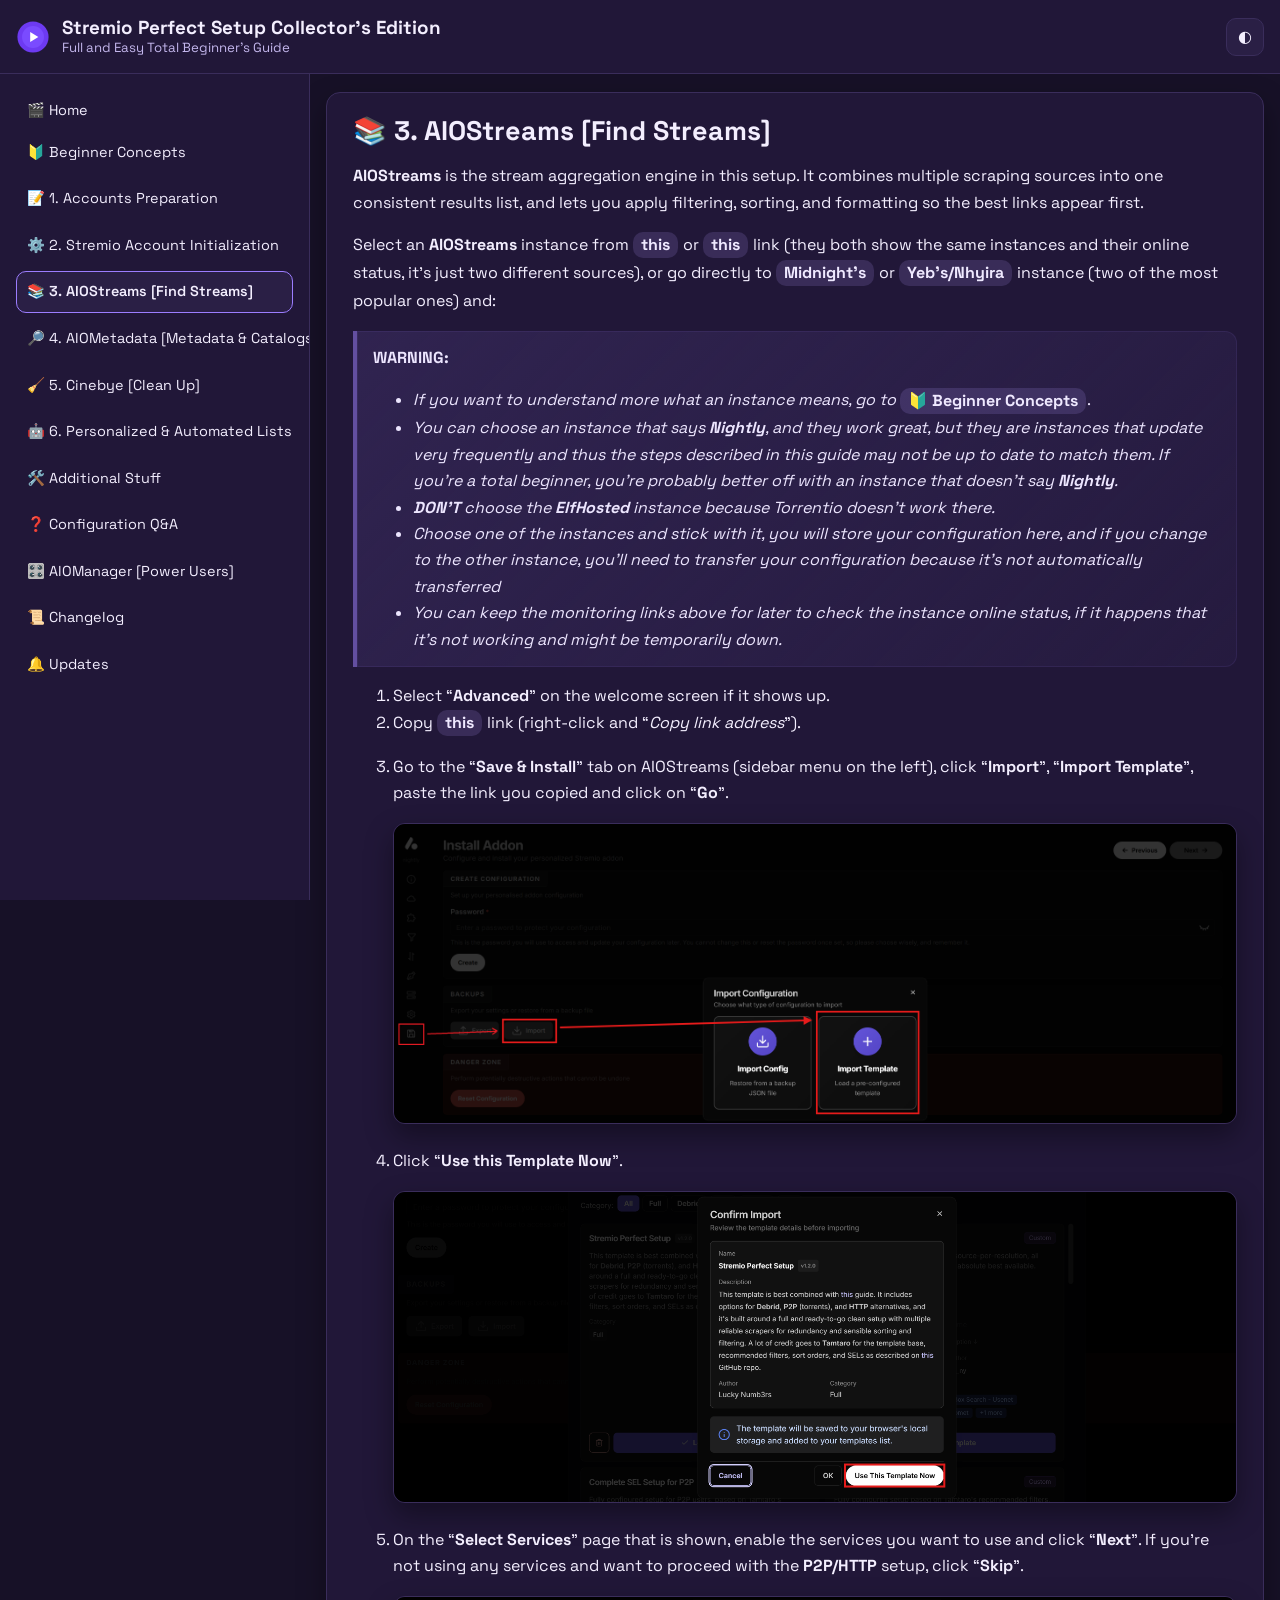
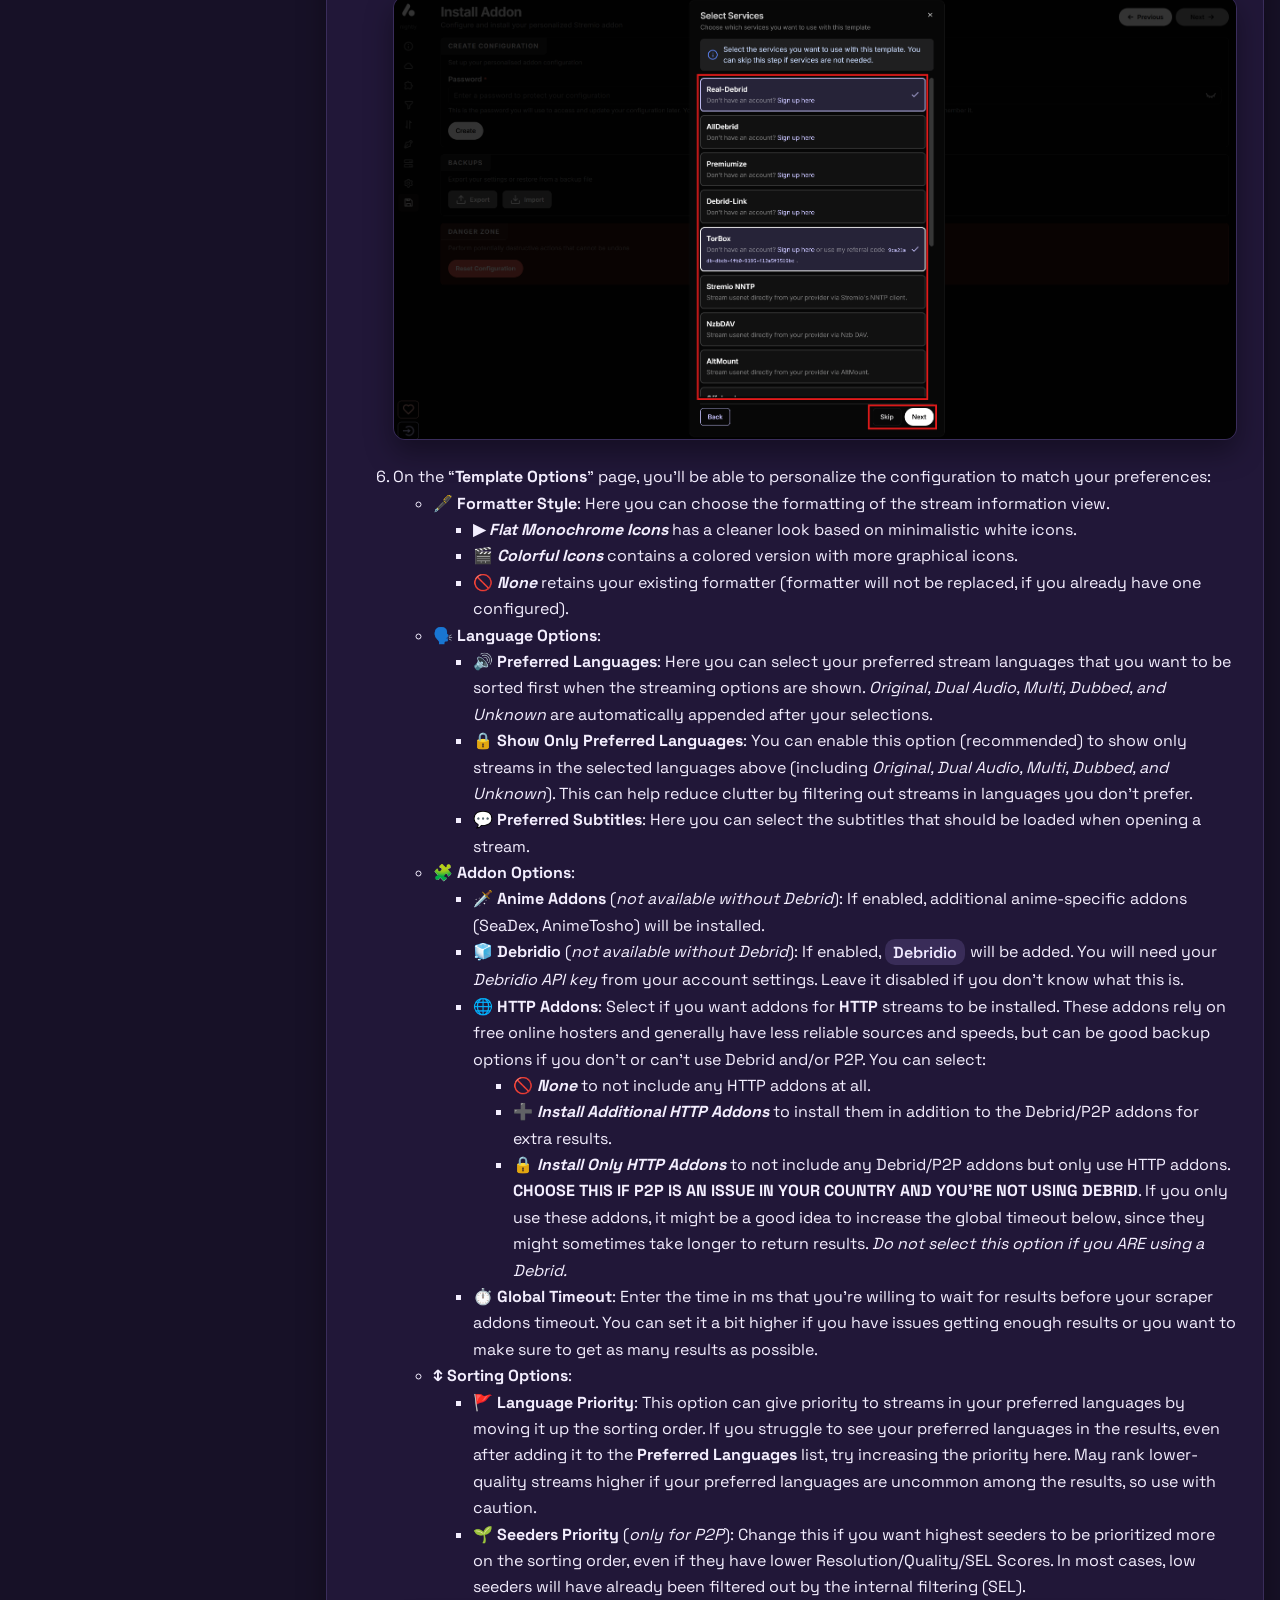
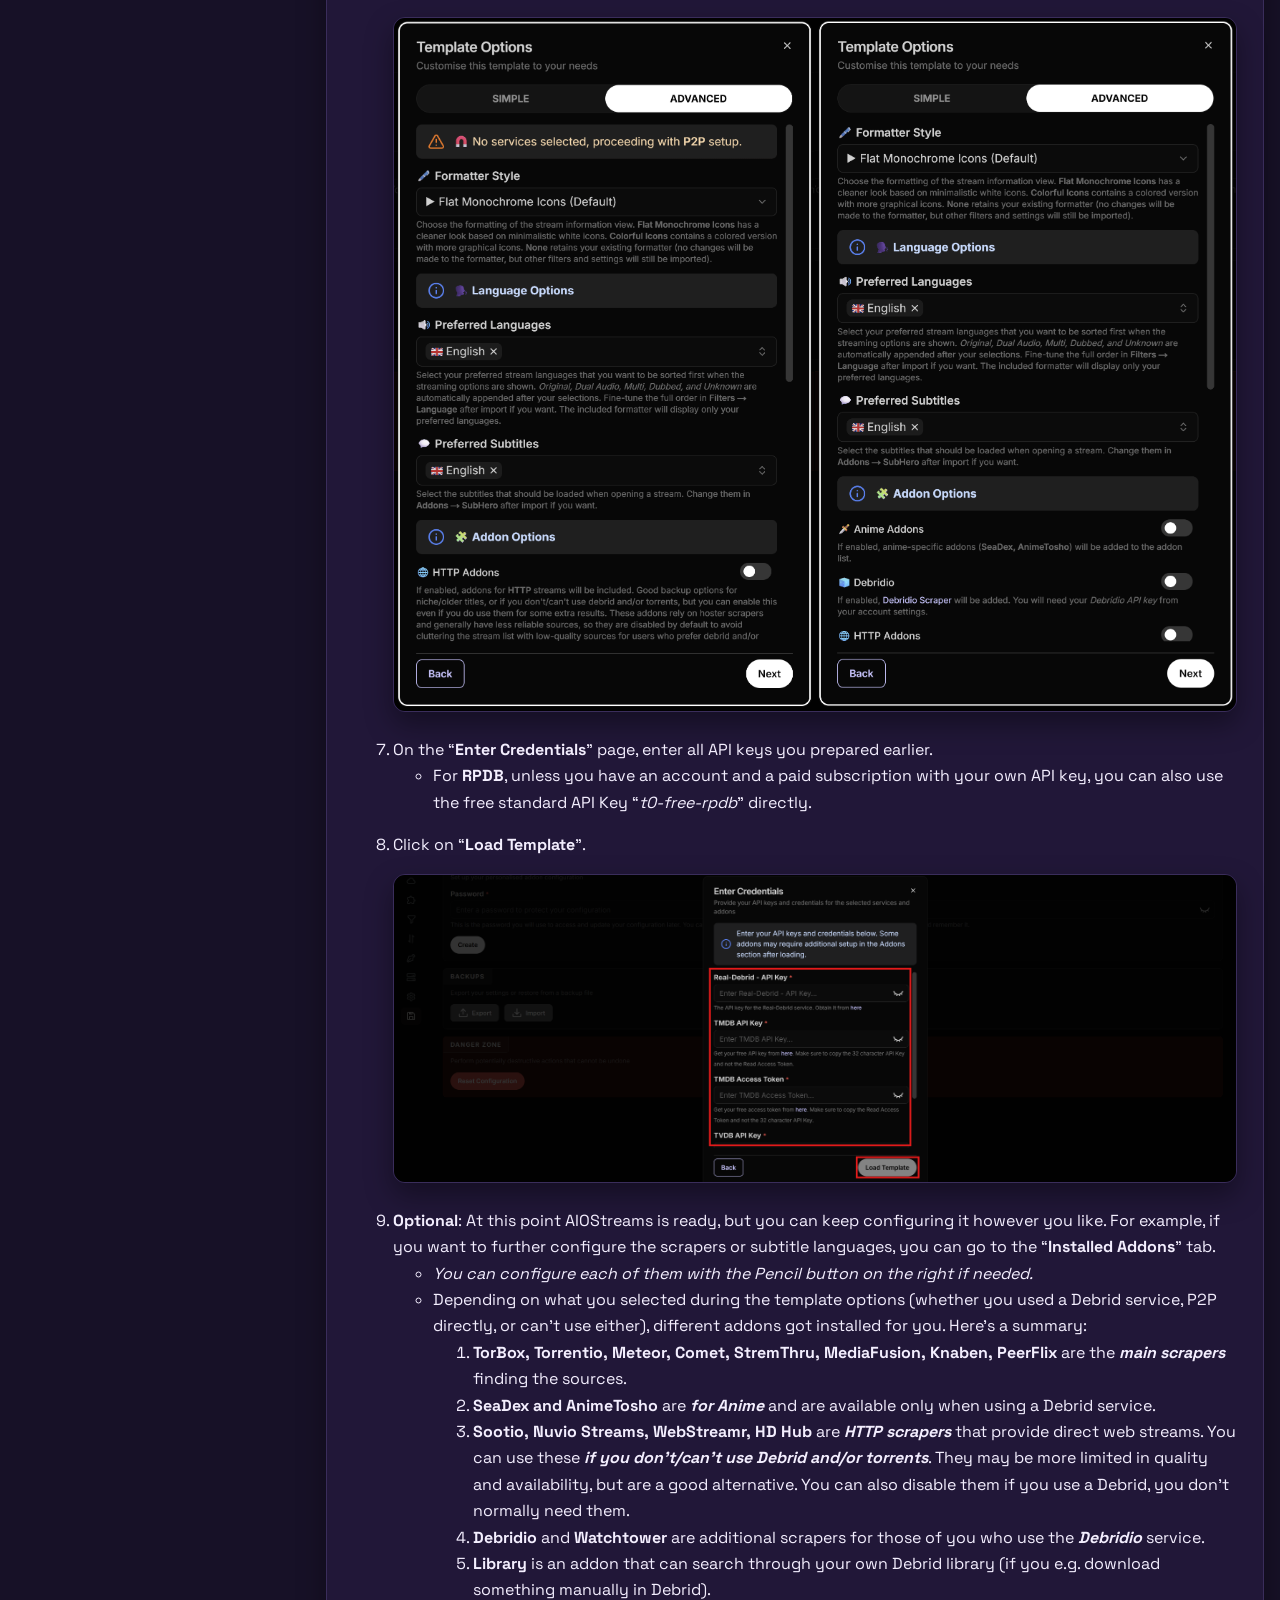
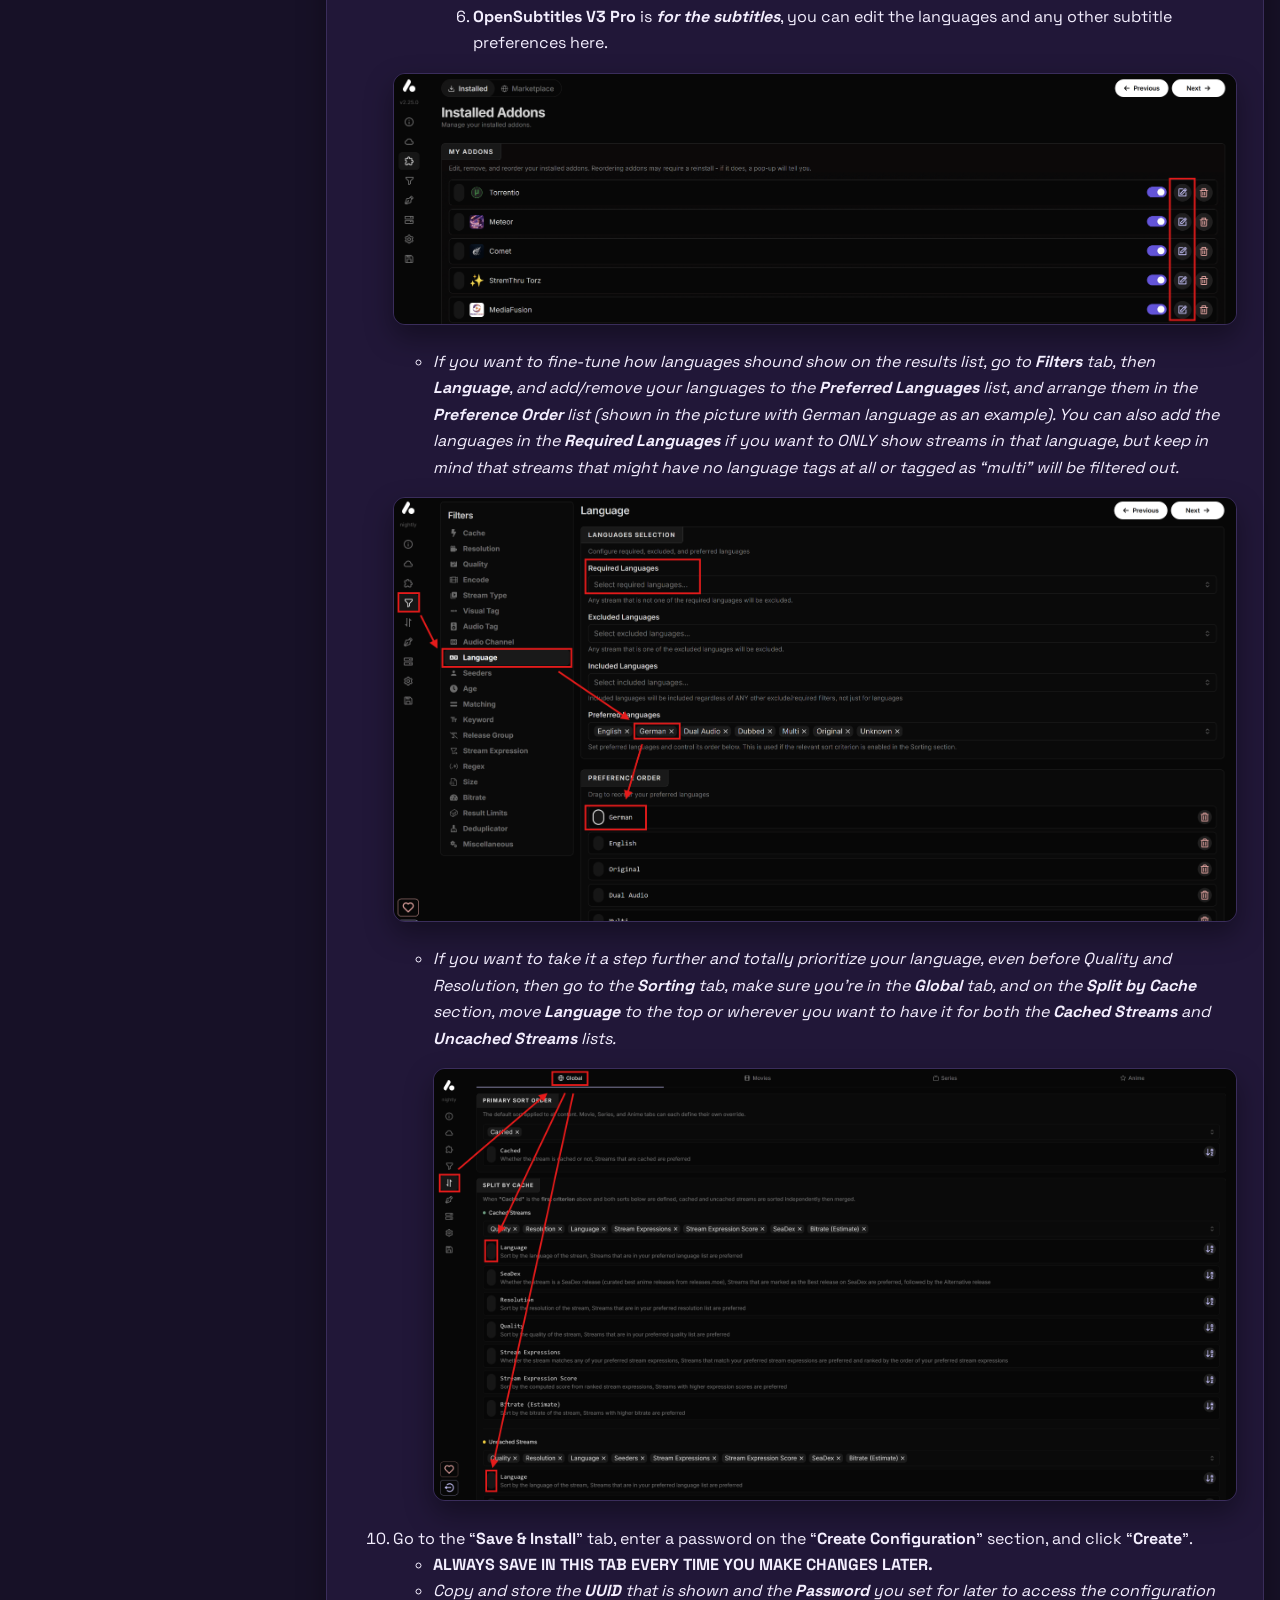
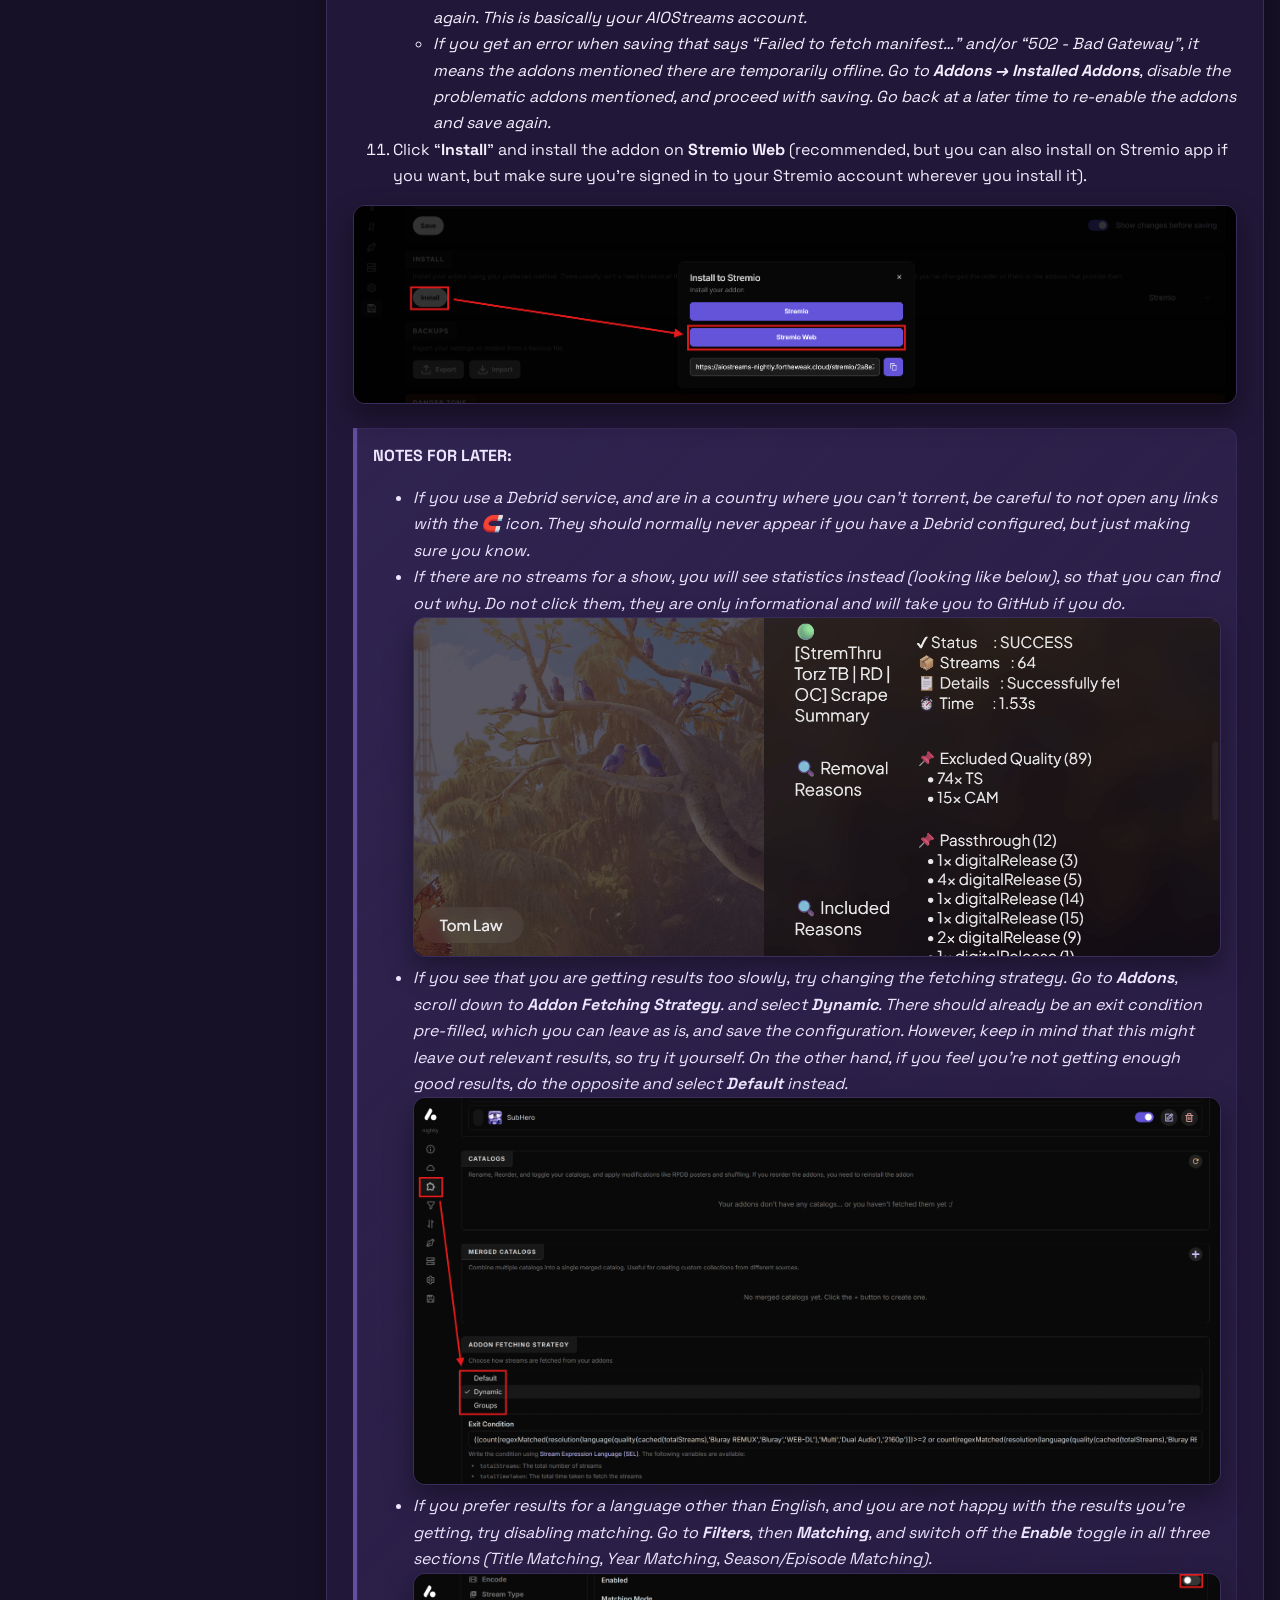
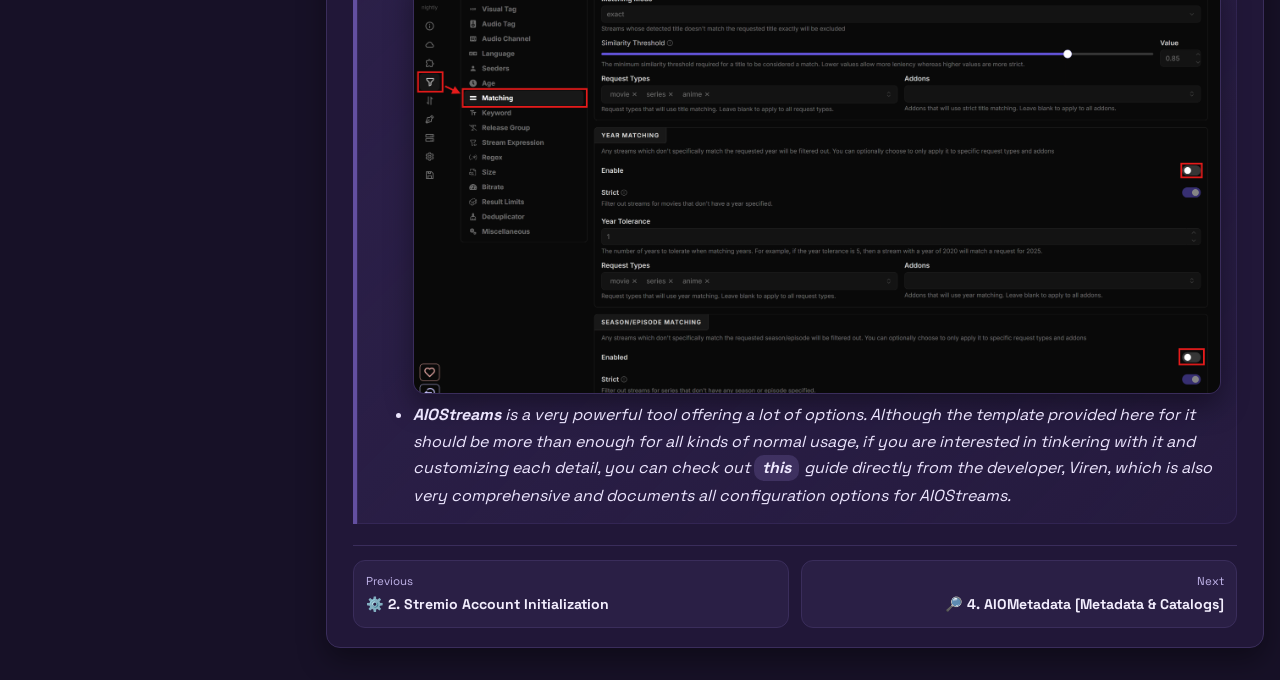
<file: 3-AIOStreams-Setup.html>
<!doctype html>
<html lang="en" data-theme="light">
<head>
  <meta charset="utf-8">
  <meta http-equiv="X-UA-Compatible" content="IE=edge">
  <meta name="viewport" content="width=device-width, initial-scale=1">
  <title>📚 3. AIOStreams [Find Streams] | Stremio Perfect Setup Collector's Edition</title>
  <meta name="description" content="Full and Easy Total Beginner's Guide">
  <link rel="icon" href="/assets/images/sps-logo.svg" type="image/svg+xml">
  <link rel="shortcut icon" href="/assets/images/sps-logo.svg" type="image/svg+xml">
  <link rel="apple-touch-icon" href="/assets/images/sps-logo.svg">
  <link rel="preconnect" href="https://fonts.googleapis.com">
  <link rel="preconnect" href="https://fonts.gstatic.com" crossorigin>
  <link href="https://fonts.googleapis.com/css2?family=IBM+Plex+Mono:wght@400;500&family=Space+Grotesk:wght@400;500;700&display=swap" rel="stylesheet">
  <link rel="stylesheet" href="/assets/css/style.css">
  <script src="/assets/js/theme.js"></script>
  
</head>
<body>
  <header class="topbar">
    <button class="icon-btn" id="nav-toggle" aria-label="Open navigation" aria-controls="sidebar" aria-expanded="false">☰</button>
    <a class="topbar-brand" href="/index.html">
      <img src="/assets/images/sps-logo.svg" alt="Stremio logo" class="topbar-logo">
      <span class="topbar-brand-text">
        <span class="topbar-title">Stremio Perfect Setup Collector's Edition</span>
        <span class="topbar-subtitle">Full and Easy Total Beginner's Guide</span>
      </span>
    </a>
    <button class="icon-btn" id="theme-toggle" aria-label="Toggle theme" aria-pressed="false">◐</button>
  </header>

  <button class="nav-backdrop" id="nav-backdrop" aria-hidden="true"></button>

  <aside class="sidebar" id="sidebar" aria-label="Guide navigation">
    <div class="sidebar__inner">
      <nav id="sidebar-nav"></nav>
    </div>
  </aside>

  <div class="layout">
    <main id="main-content" class="content">
      <article class="doc-card fade-in">
        <h1 id="-3-aiostreams-find-streams">📚 3. AIOStreams [Find Streams] </h1>

<p><strong>AIOStreams</strong> is the stream aggregation engine in this setup. It combines multiple scraping sources into one consistent results list, and lets you apply filtering, sorting, and formatting so the best links appear first.</p>

<p>Select an <strong>AIOStreams</strong> instance from <a href="https://uptime.ibbylabs.dev/#group-aiostreams"><strong>this</strong></a> or <a href="https://status.dinsden.top/status/stremio-addons"><strong>this</strong></a> link (they both show the same instances and their online status, it’s just two different sources), or go directly to <a href="https://aiostreamsfortheweebsstable.midnightignite.me/"><strong>Midnight’s</strong></a> or <a href="https://aiostreams.fortheweak.cloud/"><strong>Yeb’s/Nhyira</strong></a> instance (two of the most popular ones) and:</p>

<blockquote>
  <p><strong>WARNING:</strong></p>
  <ul>
    <li><em>If you want to understand more what an instance means, go to</em> <a href="/0-Beginner-Concepts.html#what-does-an-addon-instance-mean"><strong>🔰 Beginner Concepts</strong></a>.</li>
    <li><em>You can choose an instance that says <strong>Nightly</strong>, and they work great, but they are instances that update very frequently and thus the steps described in this guide may not be up to date to match them. If you’re a total beginner, you’re probably better off with an instance that doesn’t say <strong>Nightly</strong>.</em></li>
    <li><em><strong>DON’T</strong> choose the <strong>ElfHosted</strong> instance because Torrentio doesn’t work there.</em></li>
    <li><em>Choose one of the instances and stick with it, you will store your configuration here, and if you change to the other instance, you’ll need to transfer your configuration because it’s not automatically transferred</em></li>
    <li><em>You can keep the monitoring links above for later to check the instance online status, if it happens that it’s not working and might be temporarily down.</em></li>
  </ul>
</blockquote>

<ol>
  <li>Select “<strong>Advanced</strong>” on the welcome screen if it shows up.</li>
  <li>Copy <a href="https://raw.githubusercontent.com/luckynumb3rs/stremio-perfect-setup/refs/heads/main/templates/AIOStreams.json"><strong>this</strong></a> link (right-click and “<em>Copy link address</em>”).</li>
  <li>
    <p>Go to the “<strong>Save &amp; Install</strong>” tab on AIOStreams (sidebar menu on the left), click “<strong>Import</strong>”, “<strong>Import Template</strong>”, paste the link you copied and click on “<strong>Go</strong>”.</p>

    <p><img src="/assets/images/3.3.png" alt="Import Template" /></p>
  </li>
  <li>
    <p>Click “<strong>Use this Template Now</strong>”.</p>

    <p><img src="/assets/images/3.4.png" alt="Use Template" /></p>
  </li>
  <li>
    <p>On the “<strong>Select Services</strong>” page that is shown, enable the services you want to use and click “<strong>Next</strong>”. If you’re not using any services and want to proceed with the <strong>P2P/HTTP</strong> setup, click “<strong>Skip</strong>”.</p>

    <p><img src="/assets/images/3.5.png" alt="Select Services" /></p>
  </li>
  <li>On the “<strong>Template Options</strong>” page, you’ll be able to personalize the configuration to match your preferences:
    <ul>
      <li><strong>🖋️ Formatter Style</strong>: Here you can choose the formatting of the stream information view.
        <ul>
          <li><strong>▶︎ <em>Flat Monochrome Icons</em></strong> has a cleaner look based on minimalistic white icons.</li>
          <li><strong>🎬 <em>Colorful Icons</em></strong> contains a colored version with more graphical icons.</li>
          <li><strong>🚫 <em>None</em></strong> retains your existing formatter (formatter will not be replaced, if you already have one configured).</li>
        </ul>
      </li>
      <li><strong>🗣️ Language Options</strong>:
        <ul>
          <li><strong>🔊 Preferred Languages</strong>: Here you can select your preferred stream languages that you want to be sorted first when the streaming options are shown. <em>Original, Dual Audio, Multi, Dubbed, and Unknown</em> are automatically appended after your selections.</li>
          <li><strong>🔒 Show Only Preferred Languages</strong>: You can enable this option (recommended) to show only streams in the selected languages above (including <em>Original, Dual Audio, Multi, Dubbed, and Unknown</em>). This can help reduce clutter by filtering out streams in languages you don’t prefer.</li>
          <li><strong>💬 Preferred Subtitles</strong>: Here you can select the subtitles that should be loaded when opening a stream.</li>
        </ul>
      </li>
      <li><strong>🧩 Addon Options</strong>:
        <ul>
          <li><strong>🗡️ Anime Addons</strong> (<em>not available without Debrid</em>): If enabled, additional anime-specific addons (SeaDex, AnimeTosho) will be installed.</li>
          <li><strong>🧊 Debridio</strong> (<em>not available without Debrid</em>): If enabled, <a href="https://debridio.com">Debridio</a> will be added. You will need your <em>Debridio API key</em> from your account settings. Leave it disabled if you don’t know what this is.</li>
          <li><strong>🌐 HTTP Addons</strong>: Select if you want addons for <strong>HTTP</strong> streams to be installed. These addons rely on free online hosters and generally have less reliable sources and speeds, but can be good backup options if you don’t or can’t use Debrid and/or P2P. You can select:
            <ul>
              <li><strong>🚫 <em>None</em></strong> to not include any HTTP addons at all.</li>
              <li><strong>➕ <em>Install Additional HTTP Addons</em></strong> to install them in addition to the Debrid/P2P addons for extra results.</li>
              <li><strong>🔒 <em>Install Only HTTP Addons</em></strong> to not include any Debrid/P2P addons but only use HTTP addons. <strong>CHOOSE THIS IF P2P IS AN ISSUE IN YOUR COUNTRY AND YOU’RE NOT USING DEBRID</strong>. If you only use these addons, it might be a good idea to increase the global timeout below, since they might sometimes take longer to return results. <em>Do not select this option if you ARE using a Debrid.</em></li>
            </ul>
          </li>
          <li><strong>⏱️ Global Timeout</strong>: Enter the time in ms that you’re willing to wait for results before your scraper addons timeout. You can set it a bit higher if you have issues getting enough results or you want to make sure to get as many results as possible.</li>
        </ul>
      </li>
      <li><strong>↕️ Sorting Options</strong>:
        <ul>
          <li><strong>🚩️ Language Priority</strong>: This option can give priority to streams in your preferred languages by moving it up the sorting order. If you struggle to see your preferred languages in the results, even after adding it to the <strong>Preferred Languages</strong> list, try increasing the priority here. May rank lower-quality streams higher if your preferred languages are uncommon among the results, so use with caution.</li>
          <li><strong>🌱 Seeders Priority</strong> (<em>only for P2P</em>): Change this if you want highest seeders to be prioritized more on the sorting order, even if they have lower Resolution/Quality/SEL Scores. In most cases, low seeders will have already been filtered out by the internal filtering (SEL).</li>
        </ul>
      </li>
    </ul>

    <p><img src="/assets/images/3.6.png" alt="Template Options" /></p>
  </li>
  <li>On the “<strong>Enter Credentials</strong>” page, enter all API keys you prepared earlier.
    <ul>
      <li>For <strong>RPDB</strong>, unless you have an account and a paid subscription with your own API key, you can also use the free standard API Key “<em>t0-free-rpdb</em>” directly.</li>
    </ul>
  </li>
  <li>
    <p>Click on “<strong>Load Template</strong>”.</p>

    <p><img src="/assets/images/3.8.png" alt="Load Template" /></p>
  </li>
  <li><strong>Optional</strong>: At this point AIOStreams is ready, but you can keep configuring it however you like. For example, if you want to further configure the scrapers or subtitle languages, you can go to the “<strong>Installed Addons</strong>” tab.
    <ul>
      <li><em>You can configure each of them with the Pencil button on the right if needed.</em></li>
      <li>Depending on what you selected during the template options (whether you used a Debrid service, P2P directly, or can’t use either), different addons got installed for you. Here’s a summary:
        <ol>
          <li><strong>TorBox, Torrentio, Meteor, Comet, StremThru, MediaFusion, Knaben, PeerFlix</strong> are the <strong><em>main scrapers</em></strong> finding the sources.</li>
          <li><strong>SeaDex and AnimeTosho</strong> are <strong><em>for Anime</em></strong> and are available only when using a Debrid service.</li>
          <li><strong>Sootio, Nuvio Streams, WebStreamr, HD Hub</strong> are <strong><em>HTTP scrapers</em></strong> that provide direct web streams. You can use these <strong><em>if you don’t/can’t use Debrid and/or torrents</em></strong>. They may be more limited in quality and availability, but are a good alternative. You can also disable them if you use a Debrid, you don’t normally need them.</li>
          <li><strong>Debridio</strong> and <strong>Watchtower</strong> are additional scrapers for those of you who use the <strong><em>Debridio</em></strong> service.</li>
          <li><strong>Library</strong> is an addon that can search through your own Debrid library (if you e.g. download something manually in Debrid).</li>
          <li><strong>OpenSubtitles V3 Pro</strong> is <strong><em>for the subtitles</em></strong>, you can edit the languages and any other subtitle preferences here.</li>
        </ol>
      </li>
    </ul>

    <p><img src="/assets/images/3.9.1.png" alt="Addon Configuration" /></p>

    <ul>
      <li><em>If you want to fine-tune how languages shound show on the results list, go to <strong>Filters</strong> tab, then <strong>Language</strong>, and add/remove your languages to the <strong>Preferred Languages</strong> list, and arrange them in the <strong>Preference Order</strong> list (shown in the picture with German language as an example). You can also add the languages in the <strong>Required Languages</strong> if you want to ONLY show streams in that language, but keep in mind that streams that might have no language tags at all or tagged as “multi” will be filtered out.</em></li>
    </ul>

    <p><img src="/assets/images/3.9.2.png" alt="Preferred Language" /></p>

    <ul>
      <li>
        <p><em>If you want to take it a step further and totally prioritize your language, even before Quality and Resolution, then go to the <strong>Sorting</strong> tab, make sure you’re in the <strong>Global</strong> tab, and on the <strong>Split by Cache</strong> section, move <strong>Language</strong> to the top or wherever you want to have it for both the <strong>Cached Streams</strong> and <strong>Uncached Streams</strong> lists.</em></p>

        <p><img src="/assets/images/3.9.3.png" alt="Sorting Language" /></p>
      </li>
    </ul>
  </li>
  <li>Go to the “<strong>Save &amp; Install</strong>” tab, enter a password on the “<strong>Create Configuration</strong>” section, and click “<strong>Create</strong>”.
    <ul>
      <li><strong>ALWAYS SAVE IN THIS TAB EVERY TIME YOU MAKE CHANGES LATER.</strong></li>
      <li><em>Copy and store the <strong>UUID</strong> that is shown and the <strong>Password</strong> you set for later to access the configuration again. This is basically your AIOStreams account.</em></li>
      <li><em>If you get an error when saving that says “Failed to fetch manifest…” and/or “502 - Bad Gateway”, it means the addons mentioned there are temporarily offline. Go to <strong>Addons → Installed Addons</strong>, disable the problematic addons mentioned, and proceed with saving. Go back at a later time to re-enable the addons and save again.</em></li>
    </ul>
  </li>
  <li>Click “<strong>Install</strong>” and install the addon on <strong>Stremio Web</strong> (recommended, but you can also install on Stremio app if you want, but make sure you’re signed in to your Stremio account wherever you install it).</li>
</ol>

<p><img src="/assets/images/3.11.png" alt="Install Addon" /></p>

<blockquote>
  <p><strong>NOTES FOR LATER:</strong></p>
  <ul>
    <li><em>If you use a Debrid service, and are in a country where you can’t torrent, be careful to not open any links with the 🧲 icon. They should normally never appear if you have a Debrid configured, but just making sure you know.</em></li>
    <li><em>If there are no streams for a show, you will see statistics instead (looking like below), so that you can find out why. Do not click them, they are only informational and will take you to GitHub if you do.</em>
<img src="/assets/images/3.12.0.png" alt="Show Statistics" /></li>
    <li><em>If you see that you are getting results too slowly, try changing the fetching strategy. Go to <strong>Addons</strong>, scroll down to <strong>Addon Fetching Strategy</strong>. and select <strong>Dynamic</strong>. There should already be an exit condition pre-filled, which you can leave as is, and save the configuration. However, keep in mind that this might leave out relevant results, so try it yourself. On the other hand, if you feel you’re not getting enough good results, do the opposite and select <strong>Default</strong> instead.</em>
<img src="/assets/images/3.12.1.png" alt="Change Fetching" /></li>
    <li><em>If you prefer results for a language other than English, and you are not happy with the results you’re getting, try disabling matching. Go to <strong>Filters</strong>, then <strong>Matching</strong>, and switch off the <strong>Enable</strong> toggle in all three sections (Title Matching, Year Matching, Season/Episode Matching).</em>
<img src="/assets/images/3.12.2.png" alt="Disable Matching" /></li>
    <li><em><strong>AIOStreams</strong> is a very powerful tool offering a lot of options. Although the template provided here for it should be more than enough for all kinds of normal usage, if you are interested in tinkering with it and customizing each detail, you can check out <a href="https://docs.aiostreams.viren070.me/"><strong>this</strong></a> guide directly from the developer, Viren, which is also very comprehensive and documents all configuration options for AIOStreams.</em></li>
  </ul>
</blockquote>


        <section class="quick-nav" id="quick-nav" hidden>
          <details id="quick-nav-details">
            <summary>Quick Navigation</summary>
            <ul id="quick-nav-list"></ul>
          </details>
        </section>
        <nav class="pager" id="pager" aria-label="Page navigation" hidden></nav>
      </article>
    </main>
  </div>

  <script src="/assets/js/navigation.js"></script>
  <script src="/assets/js/checklist.js"></script>
  <script src="/assets/js/image-toggle.js"></script>
</body>
</html>
</file>
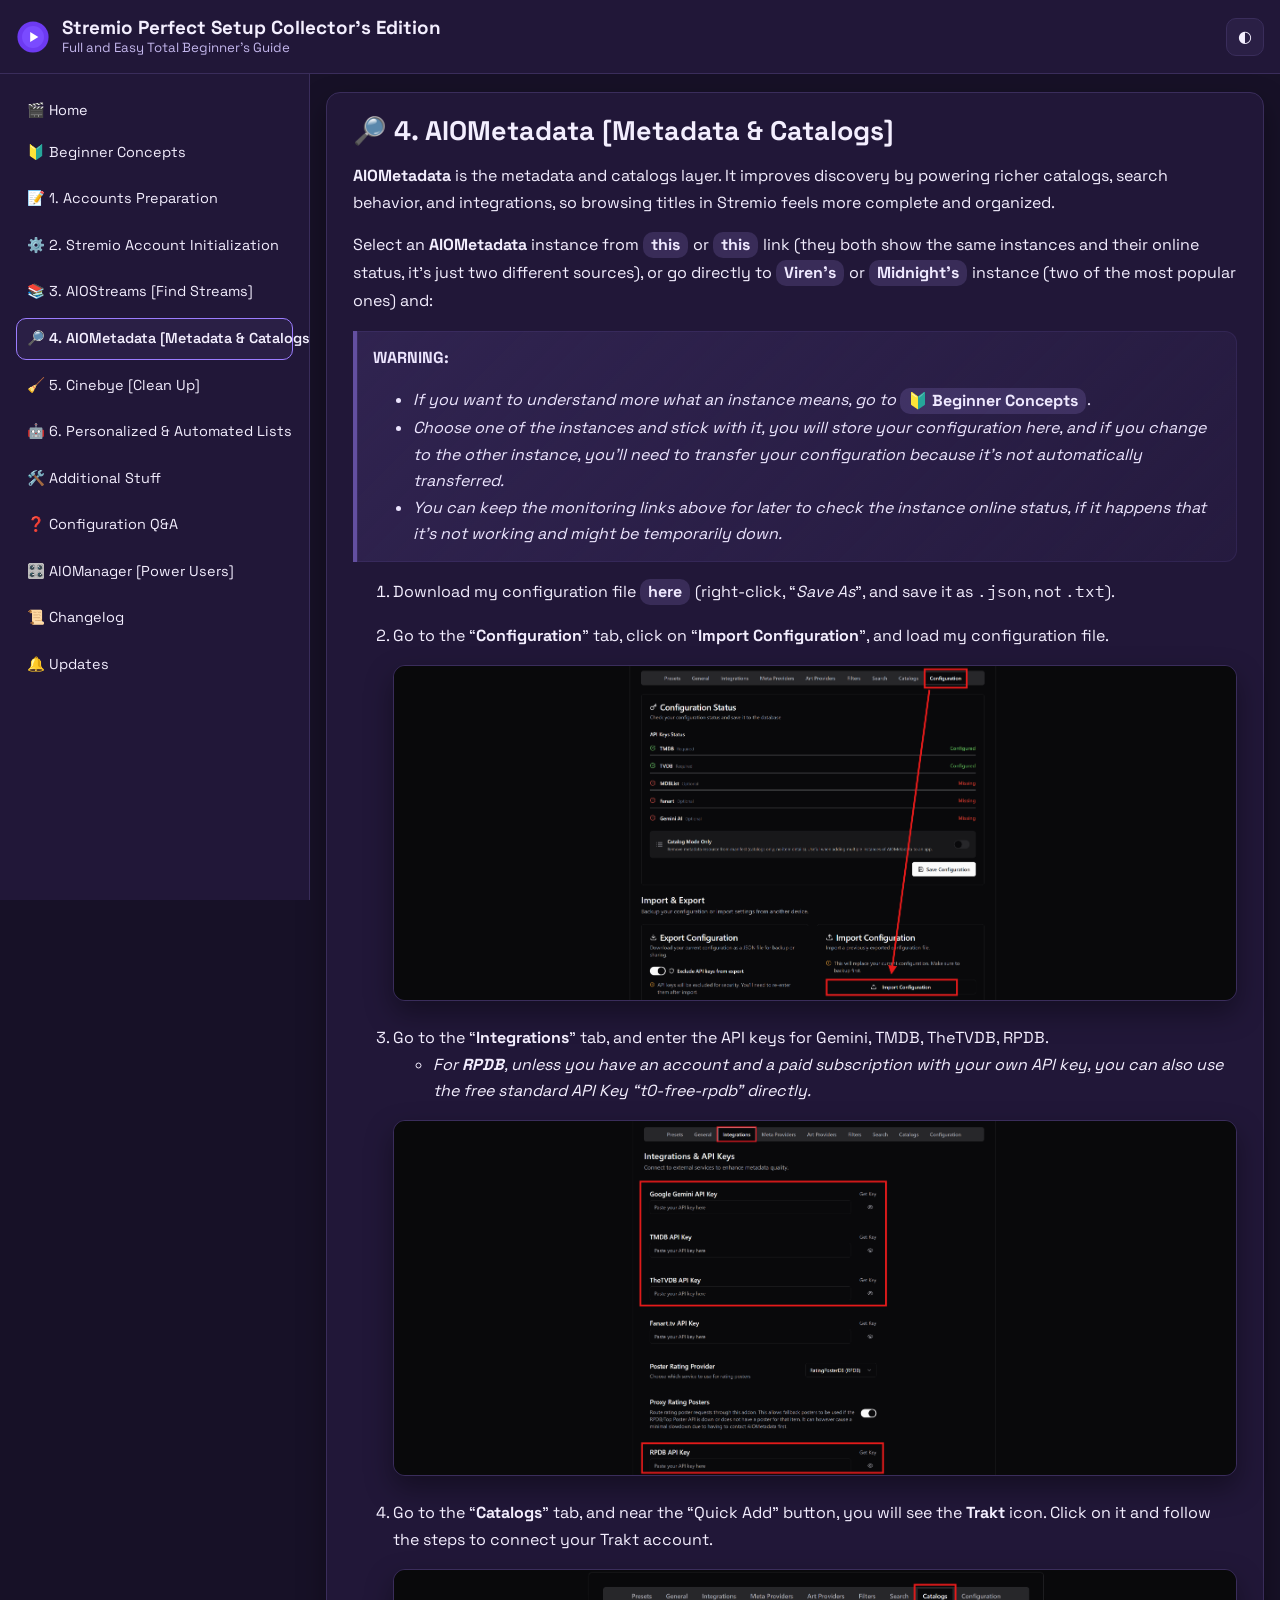
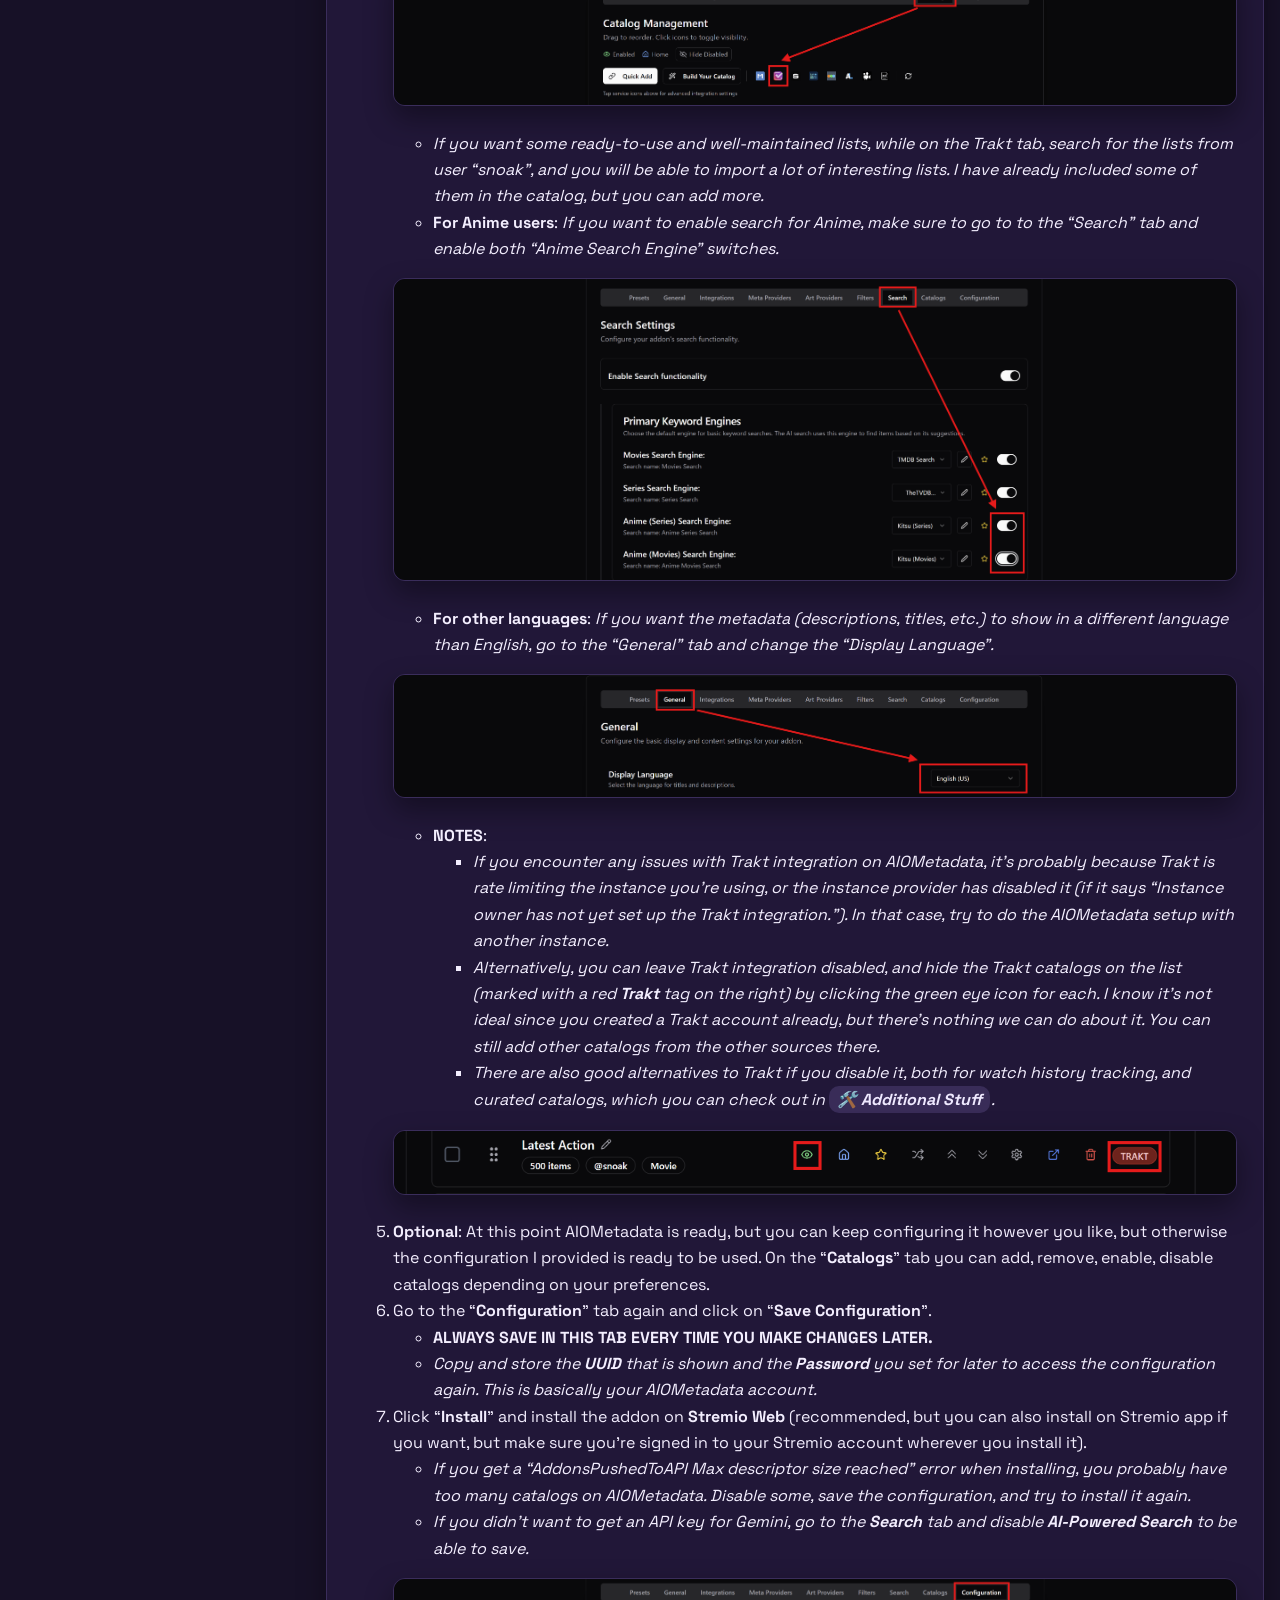
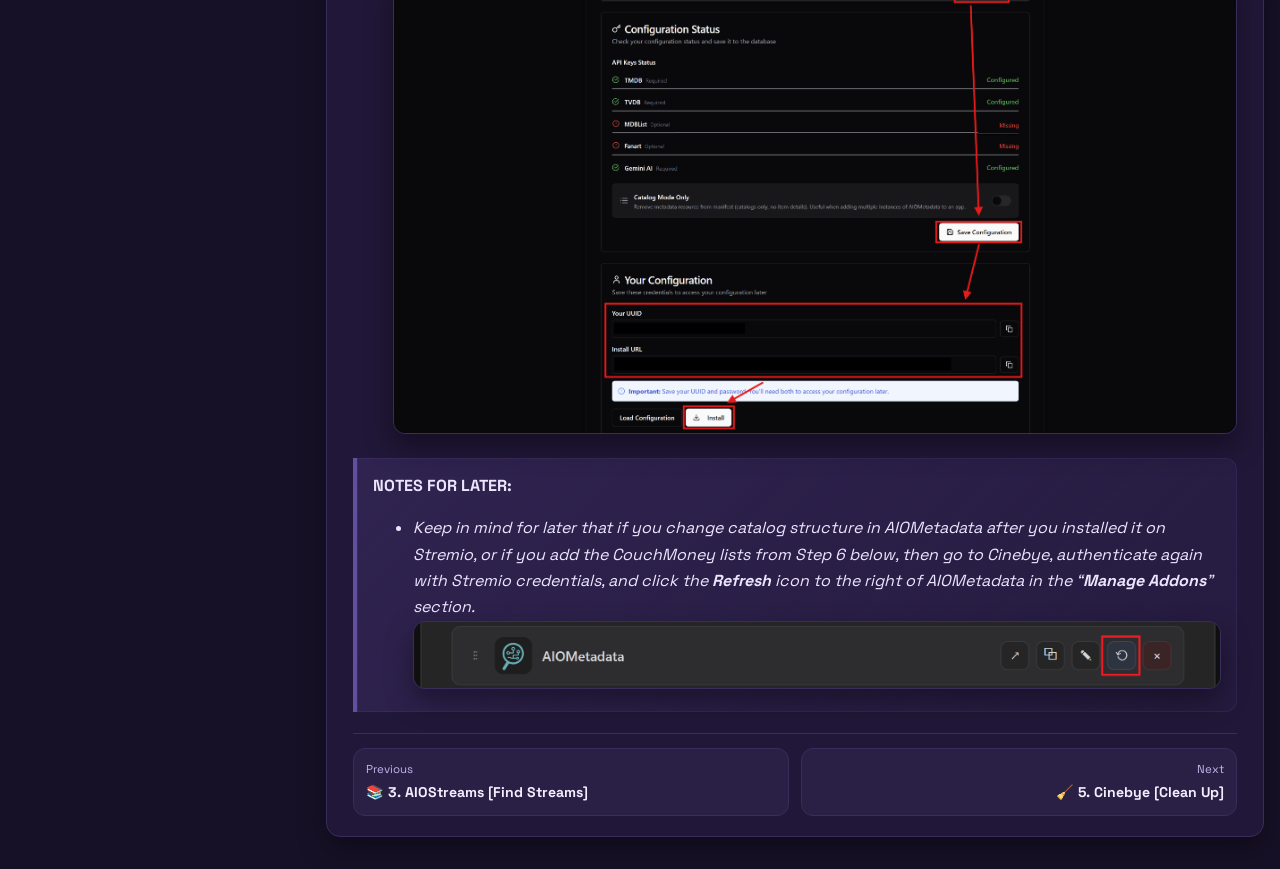
<file: 4-AIOMetadata-Setup.html>
<!doctype html>
<html lang="en" data-theme="light">
<head>
  <meta charset="utf-8">
  <meta http-equiv="X-UA-Compatible" content="IE=edge">
  <meta name="viewport" content="width=device-width, initial-scale=1">
  <title>🔎 4. AIOMetadata [Metadata &amp; Catalogs] | Stremio Perfect Setup Collector's Edition</title>
  <meta name="description" content="Full and Easy Total Beginner's Guide">
  <link rel="icon" href="/assets/images/sps-logo.svg" type="image/svg+xml">
  <link rel="shortcut icon" href="/assets/images/sps-logo.svg" type="image/svg+xml">
  <link rel="apple-touch-icon" href="/assets/images/sps-logo.svg">
  <link rel="preconnect" href="https://fonts.googleapis.com">
  <link rel="preconnect" href="https://fonts.gstatic.com" crossorigin>
  <link href="https://fonts.googleapis.com/css2?family=IBM+Plex+Mono:wght@400;500&family=Space+Grotesk:wght@400;500;700&display=swap" rel="stylesheet">
  <link rel="stylesheet" href="/assets/css/style.css">
  <script src="/assets/js/theme.js"></script>
  
</head>
<body>
  <header class="topbar">
    <button class="icon-btn" id="nav-toggle" aria-label="Open navigation" aria-controls="sidebar" aria-expanded="false">☰</button>
    <a class="topbar-brand" href="/index.html">
      <img src="/assets/images/sps-logo.svg" alt="Stremio logo" class="topbar-logo">
      <span class="topbar-brand-text">
        <span class="topbar-title">Stremio Perfect Setup Collector's Edition</span>
        <span class="topbar-subtitle">Full and Easy Total Beginner's Guide</span>
      </span>
    </a>
    <button class="icon-btn" id="theme-toggle" aria-label="Toggle theme" aria-pressed="false">◐</button>
  </header>

  <button class="nav-backdrop" id="nav-backdrop" aria-hidden="true"></button>

  <aside class="sidebar" id="sidebar" aria-label="Guide navigation">
    <div class="sidebar__inner">
      <nav id="sidebar-nav"></nav>
    </div>
  </aside>

  <div class="layout">
    <main id="main-content" class="content">
      <article class="doc-card fade-in">
        <h1 id="-4-aiometadata-metadata--catalogs">🔎 4. AIOMetadata [Metadata &amp; Catalogs] </h1>


<p><strong>AIOMetadata</strong> is the metadata and catalogs layer. It improves discovery by powering richer catalogs, search behavior, and integrations, so browsing titles in Stremio feels more complete and organized.</p>

<p>Select an <strong>AIOMetadata</strong> instance from <a href="https://uptime.ibbylabs.dev/#group-aiometadata"><strong>this</strong></a> or <a href="https://status.dinsden.top/status/stremio-addons"><strong>this</strong></a> link (they both show the same instances and their online status, it’s just two different sources), or go directly to <a href="https://aiometadata.viren070.me/"><strong>Viren’s</strong></a> or <a href="https://aiometadatafortheweebs.midnightignite.me/"><strong>Midnight’s</strong></a> instance (two of the most popular ones) and:</p>

<blockquote>
  <p><strong>WARNING:</strong></p>
  <ul>
    <li><em>If you want to understand more what an instance means, go to</em> <a href="/0-Beginner-Concepts.html#what-does-an-addon-instance-mean"><strong>🔰 Beginner Concepts</strong></a>.</li>
    <li><em>Choose one of the instances and stick with it, you will store your configuration here, and if you change to the other instance, you’ll need to transfer your configuration because it’s not automatically transferred.</em></li>
    <li><em>You can keep the monitoring links above for later to check the instance online status, if it happens that it’s not working and might be temporarily down.</em></li>
  </ul>
</blockquote>

<ol>
  <li>Download my configuration file <a href="https://raw.githubusercontent.com/luckynumb3rs/stremio-perfect-setup/refs/heads/main/templates/AIOMetadata.json"><strong>here</strong></a> (right-click, “<em>Save As</em>”, and save it as <code class="language-plaintext highlighter-rouge">.json</code>, not <code class="language-plaintext highlighter-rouge">.txt</code>).</li>
  <li>
    <p>Go to the “<strong>Configuration</strong>” tab, click on “<strong>Import Configuration</strong>”, and load my configuration file.</p>

    <p><img src="/assets/images/4.2.png" alt="Import Configuration" /></p>
  </li>
  <li>Go to the “<strong>Integrations</strong>” tab, and enter the API keys for Gemini, TMDB, TheTVDB, RPDB.
    <ul>
      <li><em>For <strong>RPDB</strong>, unless you have an account and a paid subscription with your own API key, you can also use the free standard API Key “t0-free-rpdb” directly.</em></li>
    </ul>

    <p><img src="/assets/images/4.3.png" alt="API Keys" /></p>
  </li>
  <li>
    <p>Go to the “<strong>Catalogs</strong>” tab, and near the “Quick Add” button, you will see the <strong>Trakt</strong> icon. Click on it and follow the steps to connect your Trakt account.</p>

    <p><img src="/assets/images/4.4.png" alt="Trakt Integration" /></p>

    <ul>
      <li><em>If you want some ready-to-use and well-maintained lists, while on the Trakt tab, search for the lists from user “snoak”, and you will be able to import a lot of interesting lists. I have already included some of them in the catalog, but you can add more.</em></li>
      <li><strong>For Anime users</strong>: <em>If you want to enable search for Anime, make sure to go to to the “Search” tab and enable both “Anime Search Engine” switches.</em></li>
    </ul>

    <p><img src="/assets/images/4.4.2.png" alt="Anime Search" /></p>

    <ul>
      <li><strong>For other languages</strong>: <em>If you want the metadata (descriptions, titles, etc.) to show in a different language than English, go to the “General” tab and change the “Display Language”.</em></li>
    </ul>

    <p><img src="/assets/images/4.4.3.png" alt="Display Language" /></p>

    <ul>
      <li><strong>NOTES</strong>:
        <ul>
          <li><em>If you encounter any issues with Trakt integration on AIOMetadata, it’s probably because Trakt is rate limiting the instance you’re using, or the instance provider has disabled it (if it says “Instance owner has not yet set up the Trakt integration.”). In that case, try to do the AIOMetadata setup with another instance.</em></li>
          <li><em>Alternatively, you can leave Trakt integration disabled, and hide the Trakt catalogs on the list (marked with a red <strong>Trakt</strong> tag on the right) by clicking the green eye icon for each. I know it’s not ideal since you created a Trakt account already, but there’s nothing we can do about it. You can still add other catalogs from the other sources there.</em></li>
          <li><em>There are also good alternatives to Trakt if you disable it, both for watch history tracking, and curated catalogs, which you can check out in <a href="/7-Additional-Stuff.html#enriching-your-catalogs-trakt-alternatives"><strong>🛠️ Additional Stuff</strong></a>.</em></li>
        </ul>
      </li>
    </ul>

    <p><img src="/assets/images/4.4.1.png" alt="Trakt Disable" /></p>
  </li>
  <li><strong>Optional</strong>: At this point AIOMetadata is ready, but you can keep configuring it however you like, but otherwise the configuration I provided is ready to be used. On the “<strong>Catalogs</strong>” tab you can add, remove, enable, disable catalogs depending on your preferences.</li>
  <li>Go to the “<strong>Configuration</strong>” tab again and click on “<strong>Save Configuration</strong>”.
    <ul>
      <li><strong>ALWAYS SAVE IN THIS TAB EVERY TIME YOU MAKE CHANGES LATER.</strong></li>
      <li><em>Copy and store the <strong>UUID</strong> that is shown and the <strong>Password</strong> you set for later to access the configuration again. This is basically your AIOMetadata account.</em></li>
    </ul>
  </li>
  <li>Click “<strong>Install</strong>” and install the addon on <strong>Stremio Web</strong> (recommended, but you can also install on Stremio app if you want, but make sure you’re signed in to your Stremio account wherever you install it).
    <ul>
      <li><em>If you get a “AddonsPushedToAPI Max descriptor size reached” error when installing, you probably have too many catalogs on AIOMetadata. Disable some, save the configuration, and try to install it again.</em></li>
      <li><em>If you didn’t want to get an API key for Gemini, go to the <strong>Search</strong> tab and disable <strong>AI-Powered Search</strong> to be able to save.</em></li>
    </ul>

    <p><img src="/assets/images/4.7.png" alt="Install Addon" /></p>
  </li>
</ol>

<blockquote>
  <p><strong>NOTES FOR LATER:</strong></p>
  <ul>
    <li><em>Keep in mind for later that if you change catalog structure in AIOMetadata after you installed it on Stremio, or if you add the CouchMoney lists from Step 6 below, then go to Cinebye, authenticate again with Stremio credentials, and click the <strong>Refresh</strong> icon to the right of AIOMetadata in the “<strong>Manage Addons</strong>” section.</em>
<img src="/assets/images/5.6.png" alt="Refresh Addons" /></li>
  </ul>
</blockquote>



        <section class="quick-nav" id="quick-nav" hidden>
          <details id="quick-nav-details">
            <summary>Quick Navigation</summary>
            <ul id="quick-nav-list"></ul>
          </details>
        </section>
        <nav class="pager" id="pager" aria-label="Page navigation" hidden></nav>
      </article>
    </main>
  </div>

  <script src="/assets/js/navigation.js"></script>
  <script src="/assets/js/checklist.js"></script>
  <script src="/assets/js/image-toggle.js"></script>
</body>
</html>
</file>
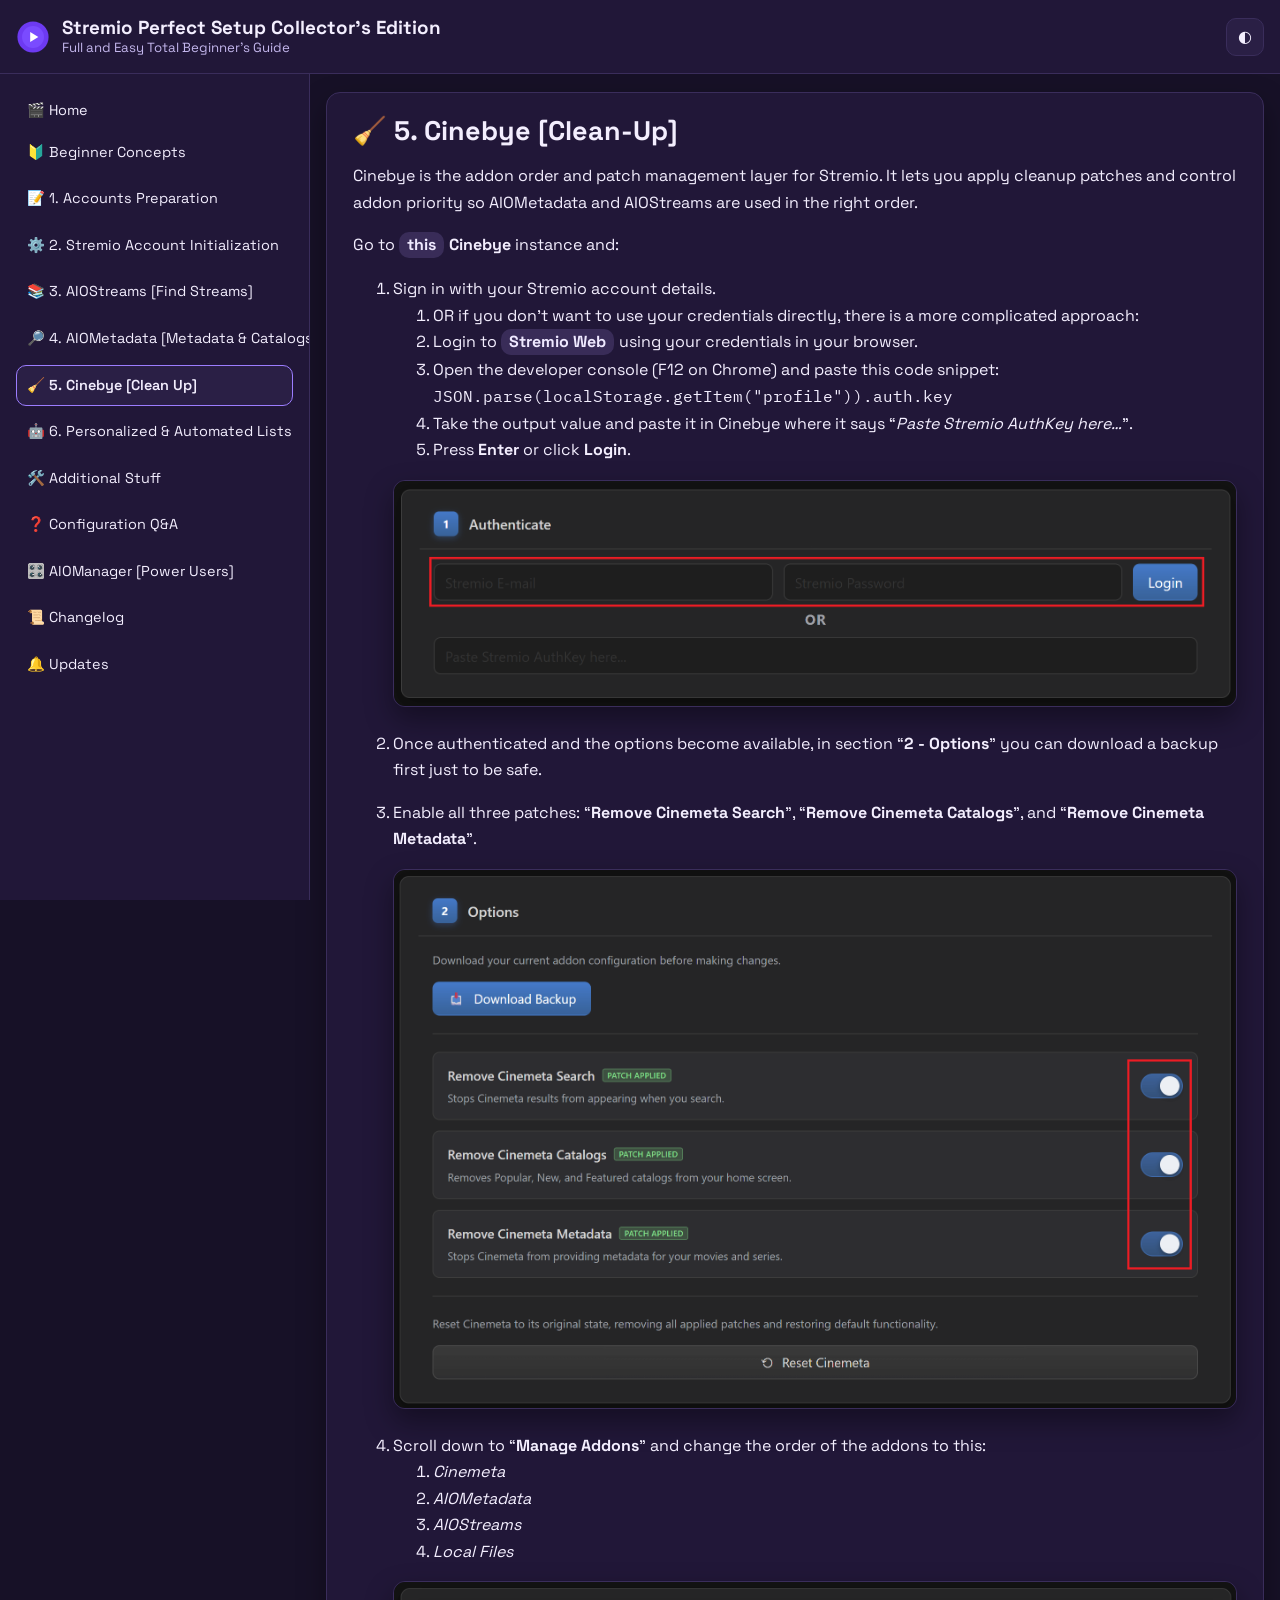
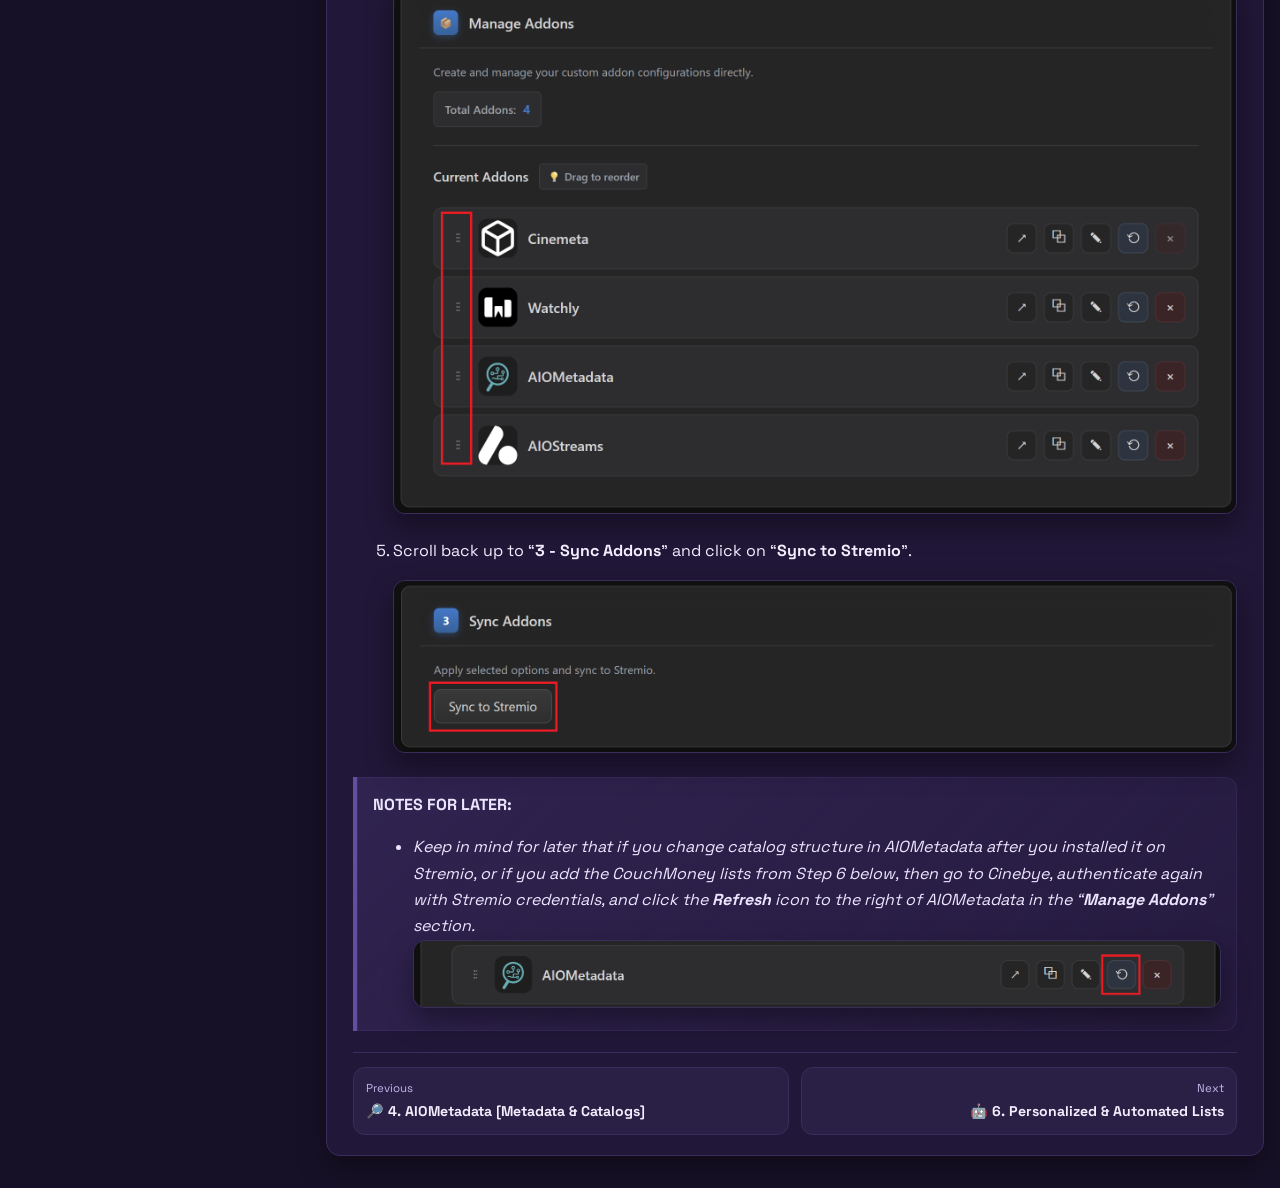
<file: 5-Cinebye-Cleanup.html>
<!doctype html>
<html lang="en" data-theme="light">
<head>
  <meta charset="utf-8">
  <meta http-equiv="X-UA-Compatible" content="IE=edge">
  <meta name="viewport" content="width=device-width, initial-scale=1">
  <title>🧹 5. Cinebye [Clean-Up] | Stremio Perfect Setup Collector's Edition</title>
  <meta name="description" content="Full and Easy Total Beginner's Guide">
  <link rel="icon" href="/assets/images/sps-logo.svg" type="image/svg+xml">
  <link rel="shortcut icon" href="/assets/images/sps-logo.svg" type="image/svg+xml">
  <link rel="apple-touch-icon" href="/assets/images/sps-logo.svg">
  <link rel="preconnect" href="https://fonts.googleapis.com">
  <link rel="preconnect" href="https://fonts.gstatic.com" crossorigin>
  <link href="https://fonts.googleapis.com/css2?family=IBM+Plex+Mono:wght@400;500&family=Space+Grotesk:wght@400;500;700&display=swap" rel="stylesheet">
  <link rel="stylesheet" href="/assets/css/style.css">
  <script src="/assets/js/theme.js"></script>

</head>
<body>
  <header class="topbar">
    <button class="icon-btn" id="nav-toggle" aria-label="Open navigation" aria-controls="sidebar" aria-expanded="false">☰</button>
    <a class="topbar-brand" href="/index.html">
      <img src="/assets/images/sps-logo.svg" alt="Stremio logo" class="topbar-logo">
      <span class="topbar-brand-text">
        <span class="topbar-title">Stremio Perfect Setup Collector's Edition</span>
        <span class="topbar-subtitle">Full and Easy Total Beginner's Guide</span>
      </span>
    </a>
    <button class="icon-btn" id="theme-toggle" aria-label="Toggle theme" aria-pressed="false">◐</button>
  </header>

  <button class="nav-backdrop" id="nav-backdrop" aria-hidden="true"></button>

  <aside class="sidebar" id="sidebar" aria-label="Guide navigation">
    <div class="sidebar__inner">
      <nav id="sidebar-nav"></nav>
    </div>
  </aside>

  <div class="layout">
    <main id="main-content" class="content">
      <article class="doc-card fade-in">
        <h1 id="-5-cinebye-clean-up">🧹 5. Cinebye [Clean-Up] </h1>
      
<p>Cinebye is the addon order and patch management layer for Stremio. It lets you apply cleanup patches and control addon priority so AIOMetadata and AIOStreams are used in the right order.</p>

<p>Go to <a href="https://cinebye.elfhosted.com/"><strong>this</strong></a> <strong>Cinebye</strong> instance and:</p>

<ol>
  <li>Sign in with your Stremio account details.
    <ol>
      <li>OR if you don’t want to use your credentials directly, there is a more complicated approach:</li>
      <li>Login to <a href="https://web.stremio.com/"><strong>Stremio Web</strong></a> using your credentials in your browser.</li>
      <li>Open the developer console (F12 on Chrome) and paste this code snippet: <code class="language-plaintext highlighter-rouge">JSON.parse(localStorage.getItem("profile")).auth.key</code></li>
      <li>Take the output value and paste it in Cinebye where it says “<em>Paste Stremio AuthKey here…</em>”.</li>
      <li>Press <strong>Enter</strong> or click <strong>Login</strong>.</li>
    </ol>

    <p><img src="/assets/images/5.1.png" alt="Sign In" /></p>
  </li>
  <li>Once authenticated and the options become available, in section “<strong>2 - Options</strong>” you can download a backup first just to be safe.</li>
  <li>
    <p>Enable all three patches: “<strong>Remove Cinemeta Search</strong>”, “<strong>Remove Cinemeta Catalogs</strong>”, and “<strong>Remove Cinemeta Metadata</strong>”.</p>

    <p><img src="/assets/images/5.3.png" alt="Enable Patches" /></p>
  </li>
  <li>Scroll down to “<strong>Manage Addons</strong>” and change the order of the addons to this:
    <ol>
      <li><em>Cinemeta</em></li>
      <li><em>AIOMetadata</em></li>
      <li><em>AIOStreams</em></li>
      <li><em>Local Files</em></li>
    </ol>

    <p><img src="/assets/images/5.4.png" alt="Order Addons" /></p>
  </li>
  <li>
    <p>Scroll back up to “<strong>3 - Sync Addons</strong>” and click on “<strong>Sync to Stremio</strong>”.</p>

    <p><img src="/assets/images/5.5.png" alt="Sync Addons" /></p>
  </li>
</ol>

<blockquote>
  <p><strong>NOTES FOR LATER:</strong></p>
  <ul>
    <li><em>Keep in mind for later that if you change catalog structure in AIOMetadata after you installed it on Stremio, or if you add the CouchMoney lists from Step 6 below, then go to Cinebye, authenticate again with Stremio credentials, and click the <strong>Refresh</strong> icon to the right of AIOMetadata in the “<strong>Manage Addons</strong>” section.</em>
<img src="/assets/images/5.6.png" alt="Refresh Addons" /></li>
  </ul>
</blockquote>



        <section class="quick-nav" id="quick-nav" hidden>
          <details id="quick-nav-details">
            <summary>Quick Navigation</summary>
            <ul id="quick-nav-list"></ul>
          </details>
        </section>
        <nav class="pager" id="pager" aria-label="Page navigation" hidden></nav>
      </article>
    </main>
  </div>

  <script src="/assets/js/navigation.js"></script>
  <script src="/assets/js/checklist.js"></script>
  <script src="/assets/js/image-toggle.js"></script>
</body>
</html>
</file>
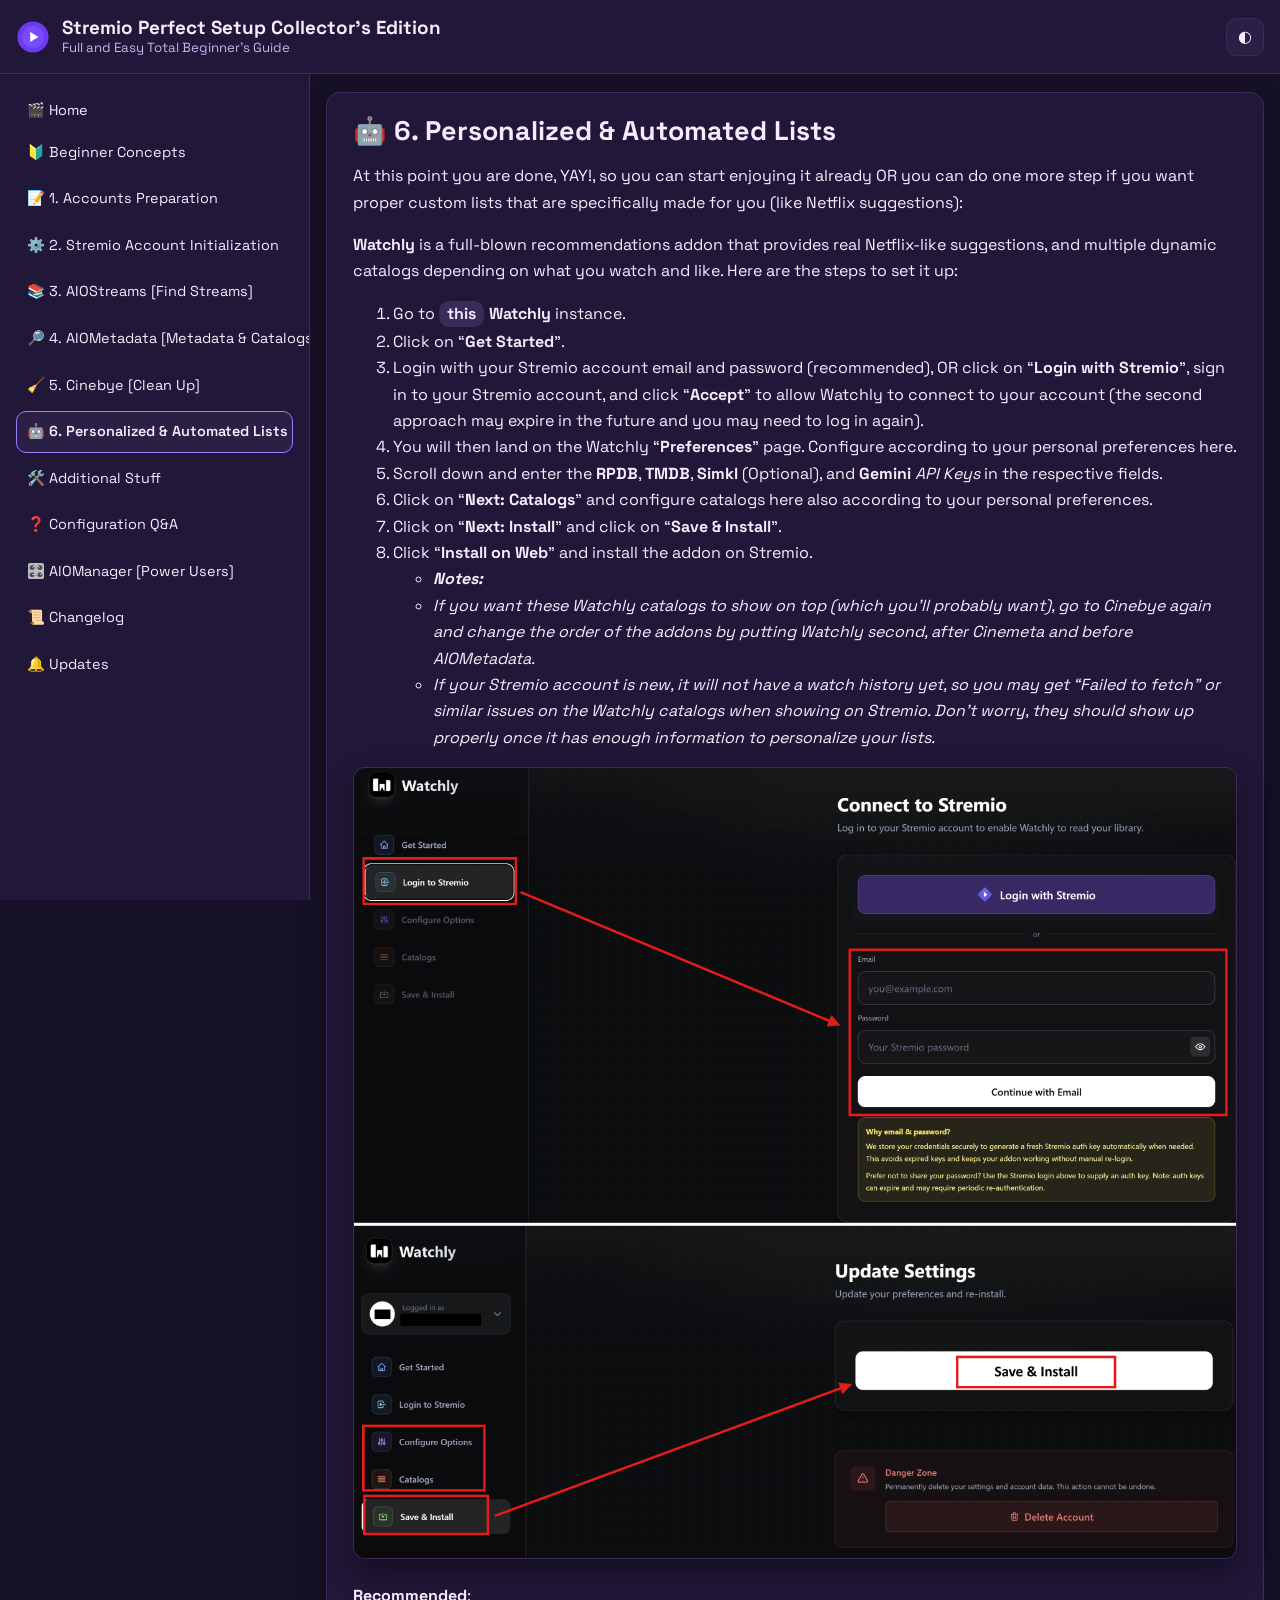
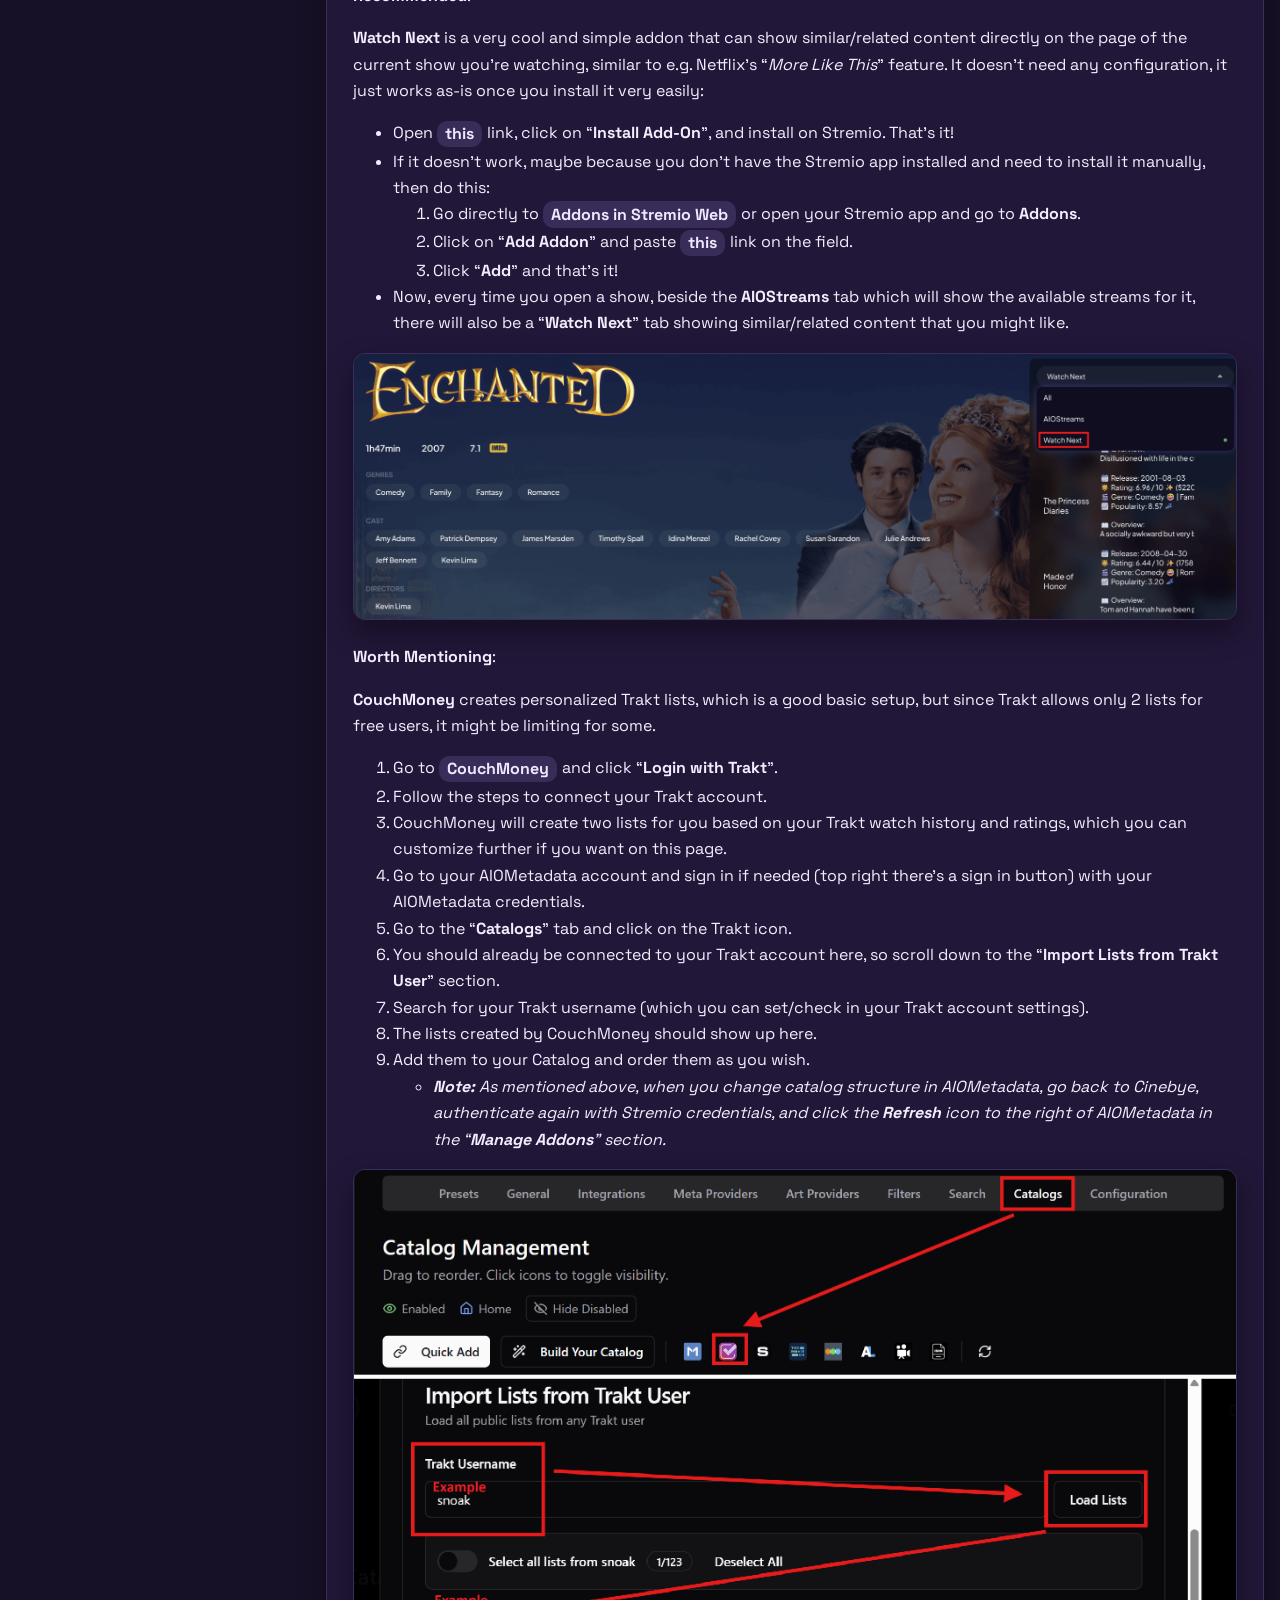
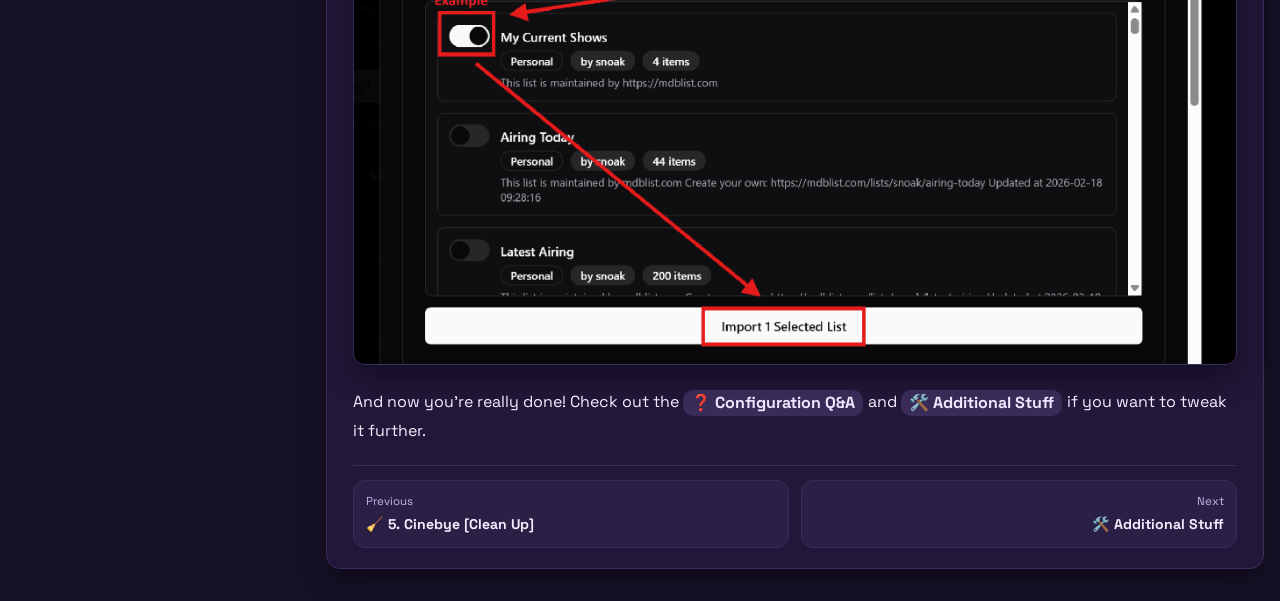
<file: 6-Personalized-Lists.html>
<!doctype html>
<html lang="en" data-theme="light">
<head>
  <meta charset="utf-8">
  <meta http-equiv="X-UA-Compatible" content="IE=edge">
  <meta name="viewport" content="width=device-width, initial-scale=1">
  <title>🤖 6. Personalized &amp; Automated Lists | Stremio Perfect Setup Collector's Edition</title>
  <meta name="description" content="Full and Easy Total Beginner's Guide">
  <link rel="icon" href="/assets/images/sps-logo.svg" type="image/svg+xml">
  <link rel="shortcut icon" href="/assets/images/sps-logo.svg" type="image/svg+xml">
  <link rel="apple-touch-icon" href="/assets/images/sps-logo.svg">
  <link rel="preconnect" href="https://fonts.googleapis.com">
  <link rel="preconnect" href="https://fonts.gstatic.com" crossorigin>
  <link href="https://fonts.googleapis.com/css2?family=IBM+Plex+Mono:wght@400;500&family=Space+Grotesk:wght@400;500;700&display=swap" rel="stylesheet">
  <link rel="stylesheet" href="/assets/css/style.css">
  <script src="/assets/js/theme.js"></script>

</head>
<body>
  <header class="topbar">
    <button class="icon-btn" id="nav-toggle" aria-label="Open navigation" aria-controls="sidebar" aria-expanded="false">☰</button>
    <a class="topbar-brand" href="/index.html">
      <img src="/assets/images/sps-logo.svg" alt="Stremio logo" class="topbar-logo">
      <span class="topbar-brand-text">
        <span class="topbar-title">Stremio Perfect Setup Collector's Edition</span>
        <span class="topbar-subtitle">Full and Easy Total Beginner's Guide</span>
      </span>
    </a>
    <button class="icon-btn" id="theme-toggle" aria-label="Toggle theme" aria-pressed="false">◐</button>
  </header>

  <button class="nav-backdrop" id="nav-backdrop" aria-hidden="true"></button>

  <aside class="sidebar" id="sidebar" aria-label="Guide navigation">
    <div class="sidebar__inner">
      <nav id="sidebar-nav"></nav>
    </div>
  </aside>

  <div class="layout">
    <main id="main-content" class="content">
      <article class="doc-card fade-in">
        <h1 id="-6-personalized--automated-lists">🤖 6. Personalized &amp; Automated Lists </h1>
      
      

<p>At this point you are done, YAY!, so you can start enjoying it already OR you can do one more step if you want proper custom lists that are specifically made for you (like Netflix suggestions):</p>

<p><strong>Watchly</strong> is a full-blown recommendations addon that provides real Netflix-like suggestions, and multiple dynamic catalogs depending on what you watch and like. Here are the steps to set it up:</p>

<ol>
  <li>Go to <a href="https://watchly.elfhosted.com/"><strong>this</strong></a> <strong>Watchly</strong> instance.</li>
  <li>Click on “<strong>Get Started</strong>”.</li>
  <li>Login with your Stremio account email and password (recommended), OR click on “<strong>Login with Stremio</strong>”, sign in to your Stremio account, and click “<strong>Accept</strong>” to allow Watchly to connect to your account (the second approach may expire in the future and you may need to log in again).</li>
  <li>You will then land on the Watchly “<strong>Preferences</strong>” page. Configure according to your personal preferences here.</li>
  <li>Scroll down and enter the <strong>RPDB</strong>, <strong>TMDB</strong>, <strong>Simkl</strong> (Optional), and <strong>Gemini</strong> <em>API Keys</em> in the respective fields.</li>
  <li>Click on “<strong>Next: Catalogs</strong>” and configure catalogs here also according to your personal preferences.</li>
  <li>Click on “<strong>Next: Install</strong>” and click on “<strong>Save &amp; Install</strong>”.</li>
  <li>Click “<strong>Install on Web</strong>” and install the addon on Stremio.
    <ul>
      <li><strong><em>Notes:</em></strong></li>
    </ul>
    <ul>
      <li><em>If you want these Watchly catalogs to show on top (which you’ll probably want), go to Cinebye again and change the order of the addons by putting Watchly second, after Cinemeta and before AIOMetadata.</em></li>
      <li><em>If your Stremio account is new, it will not have a watch history yet, so you may get “Failed to fetch” or similar issues on the Watchly catalogs when showing on Stremio. Don’t worry, they should show up properly once it has enough information to personalize your lists.</em></li>
    </ul>
  </li>
</ol>

<p><img src="/assets/images/6.1.png" alt="Watchly" /></p>

<p><strong>Recommended</strong>:</p>

<p><strong>Watch Next</strong> is a very cool and simple addon that can show similar/related content directly on the page of the current show you’re watching, similar to e.g. Netflix’s “<em>More Like This</em>” feature. It doesn’t need any configuration, it just works as-is once you install it very easily:</p>
<ul>
  <li>Open <a href="https://099757617587-watch-next.baby-beamup.club/"><strong>this</strong></a> link, click on “<strong>Install Add-On</strong>”, and install on Stremio. That’s it!</li>
  <li>If it doesn’t work, maybe because you don’t have the Stremio app installed and need to install it manually, then do this:
    <ol>
      <li>Go directly to <a href="https://web.stremio.com/#/addons"><strong>Addons in Stremio Web</strong></a> or open your Stremio app and go to <strong>Addons</strong>.</li>
      <li>Click on “<strong>Add Addon</strong>” and paste <a href="https://099757617587-watch-next.baby-beamup.club/manifest.json"><strong>this</strong></a> link on the field.</li>
      <li>Click “<strong>Add</strong>” and that’s it!</li>
    </ol>
  </li>
  <li>Now, every time you open a show, beside the <strong>AIOStreams</strong> tab which will show the available streams for it, there will also be a “<strong>Watch Next</strong>” tab showing similar/related content that you might like.</li>
</ul>

<p><img src="/assets/images/6.3.png" alt="Watch Next" /></p>

<p><strong>Worth Mentioning</strong>:</p>

<p><strong>CouchMoney</strong> creates personalized Trakt lists, which is a good basic setup, but since Trakt allows only 2 lists for free users, it might be limiting for some.</p>
<ol>
  <li>Go to <a href="https://couchmoney.tv/"><strong>CouchMoney</strong></a> and click “<strong>Login with Trakt</strong>”.</li>
  <li>Follow the steps to connect your Trakt account.</li>
  <li>CouchMoney will create two lists for you based on your Trakt watch history and ratings, which you can customize further if you want on this page.</li>
  <li>Go to your AIOMetadata account and sign in if needed (top right there’s a sign in button) with your AIOMetadata credentials.</li>
  <li>Go to the “<strong>Catalogs</strong>” tab and click on the Trakt icon.</li>
  <li>You should already be connected to your Trakt account here, so scroll down to the “<strong>Import Lists from Trakt User</strong>” section.</li>
  <li>Search for your Trakt username (which you can set/check in your Trakt account settings).</li>
  <li>The lists created by CouchMoney should show up here.</li>
  <li>Add them to your Catalog and order them as you wish.
    <ul>
      <li><em><strong>Note:</strong> As mentioned above, when you change catalog structure in AIOMetadata, go back to Cinebye, authenticate again with Stremio credentials, and click the <strong>Refresh</strong> icon to the right of AIOMetadata in the “<strong>Manage Addons</strong>” section.</em></li>
    </ul>
  </li>
</ol>

<p><img src="/assets/images/6.2.png" alt="CouchMoney" /></p>

<p>And now you’re really done! Check out the <a href="/8-Configuration-QA.html"><strong>❓ Configuration Q&amp;A</strong></a> and <a href="/7-Additional-Stuff.html"><strong>🛠️ Additional Stuff</strong></a> if you want to tweak it further.</p>



        <section class="quick-nav" id="quick-nav" hidden>
          <details id="quick-nav-details">
            <summary>Quick Navigation</summary>
            <ul id="quick-nav-list"></ul>
          </details>
        </section>
        <nav class="pager" id="pager" aria-label="Page navigation" hidden></nav>
      </article>
    </main>
  </div>

  <script src="/assets/js/navigation.js"></script>
  <script src="/assets/js/checklist.js"></script>
  <script src="/assets/js/image-toggle.js"></script>
</body>
</html>
</file>
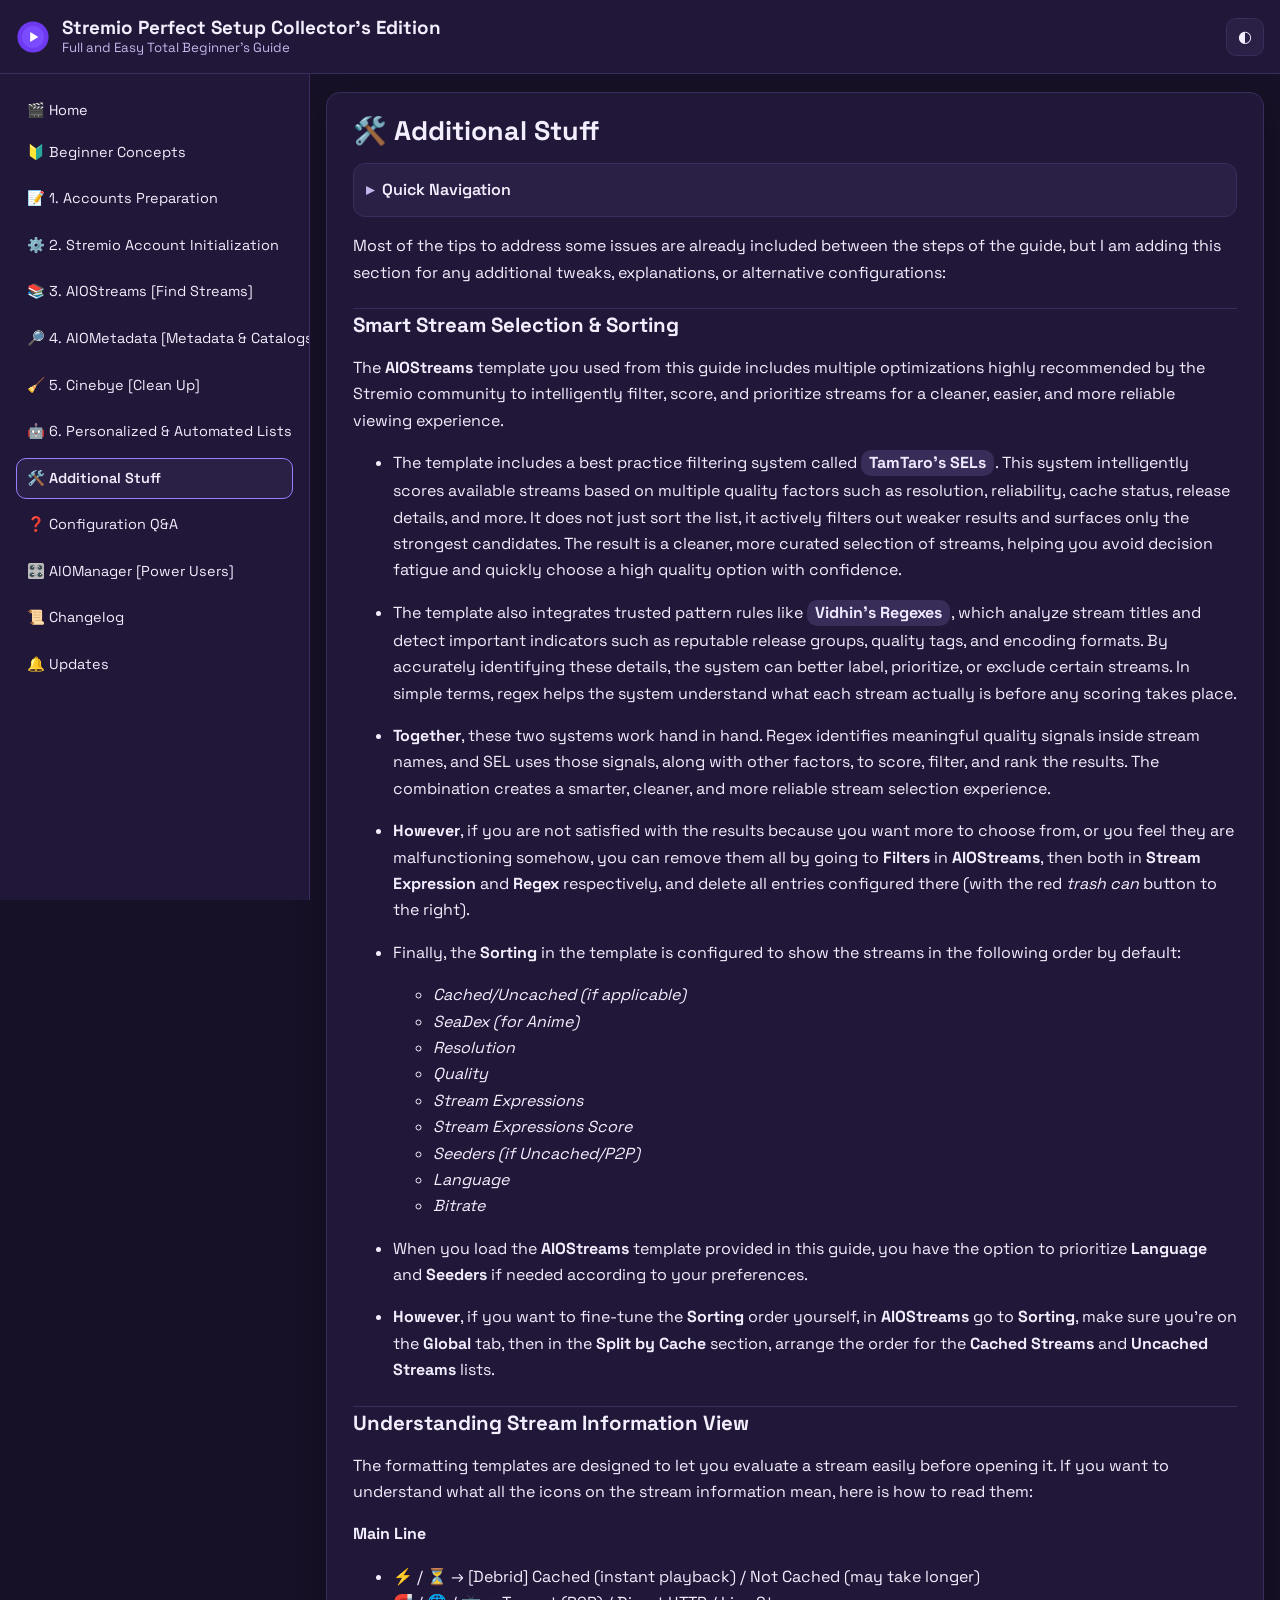
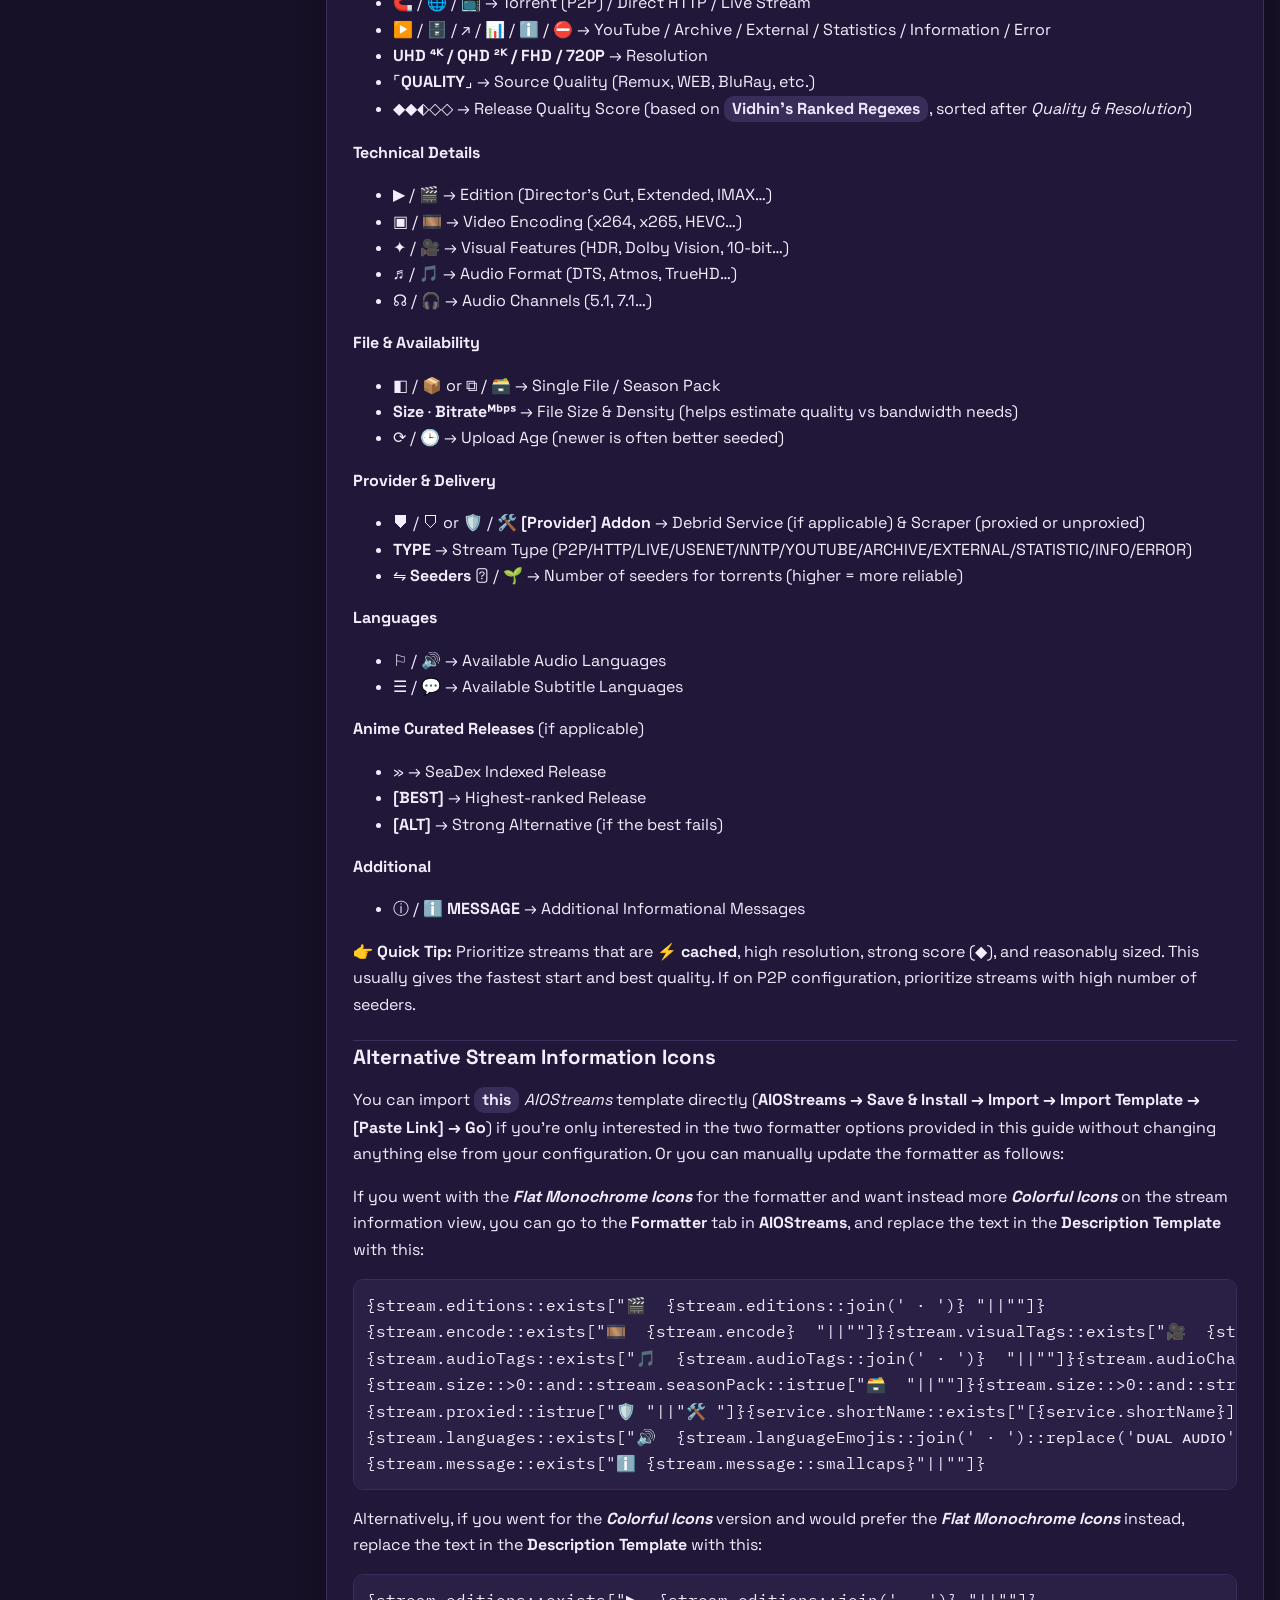
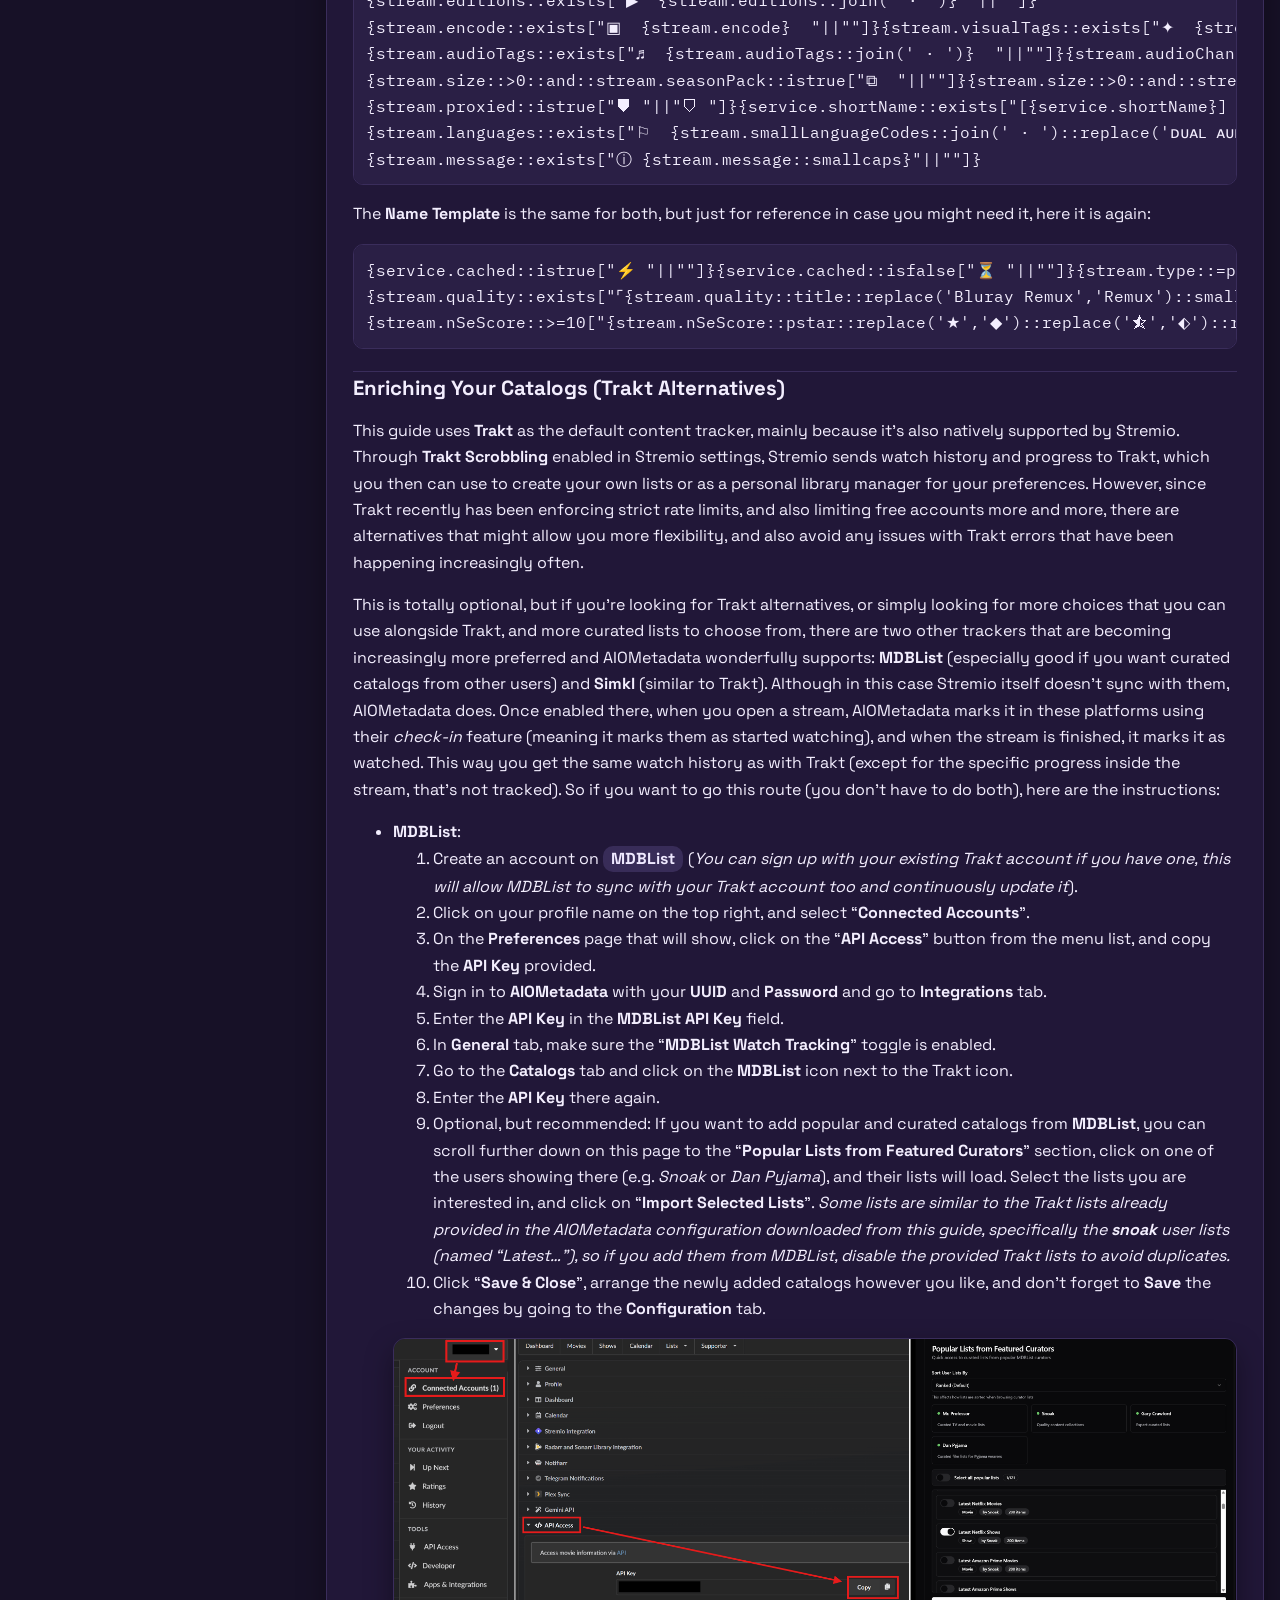
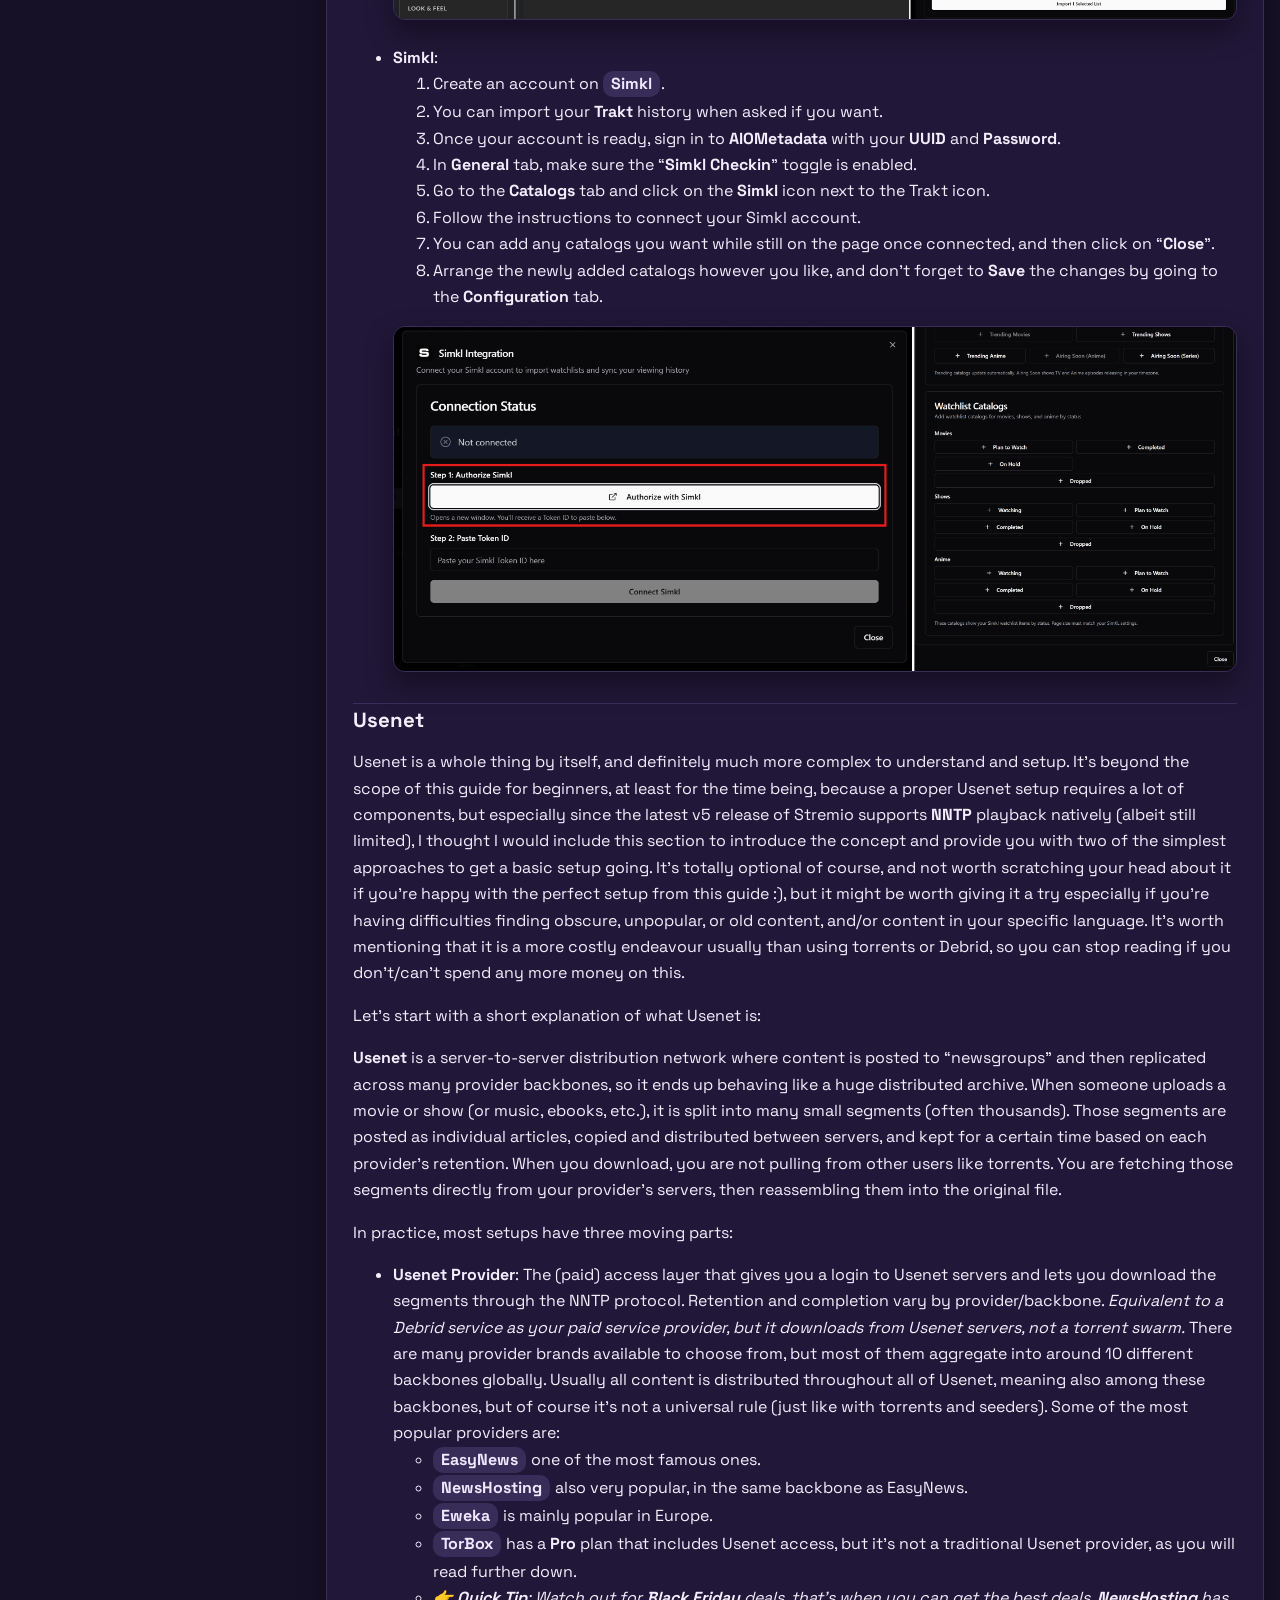
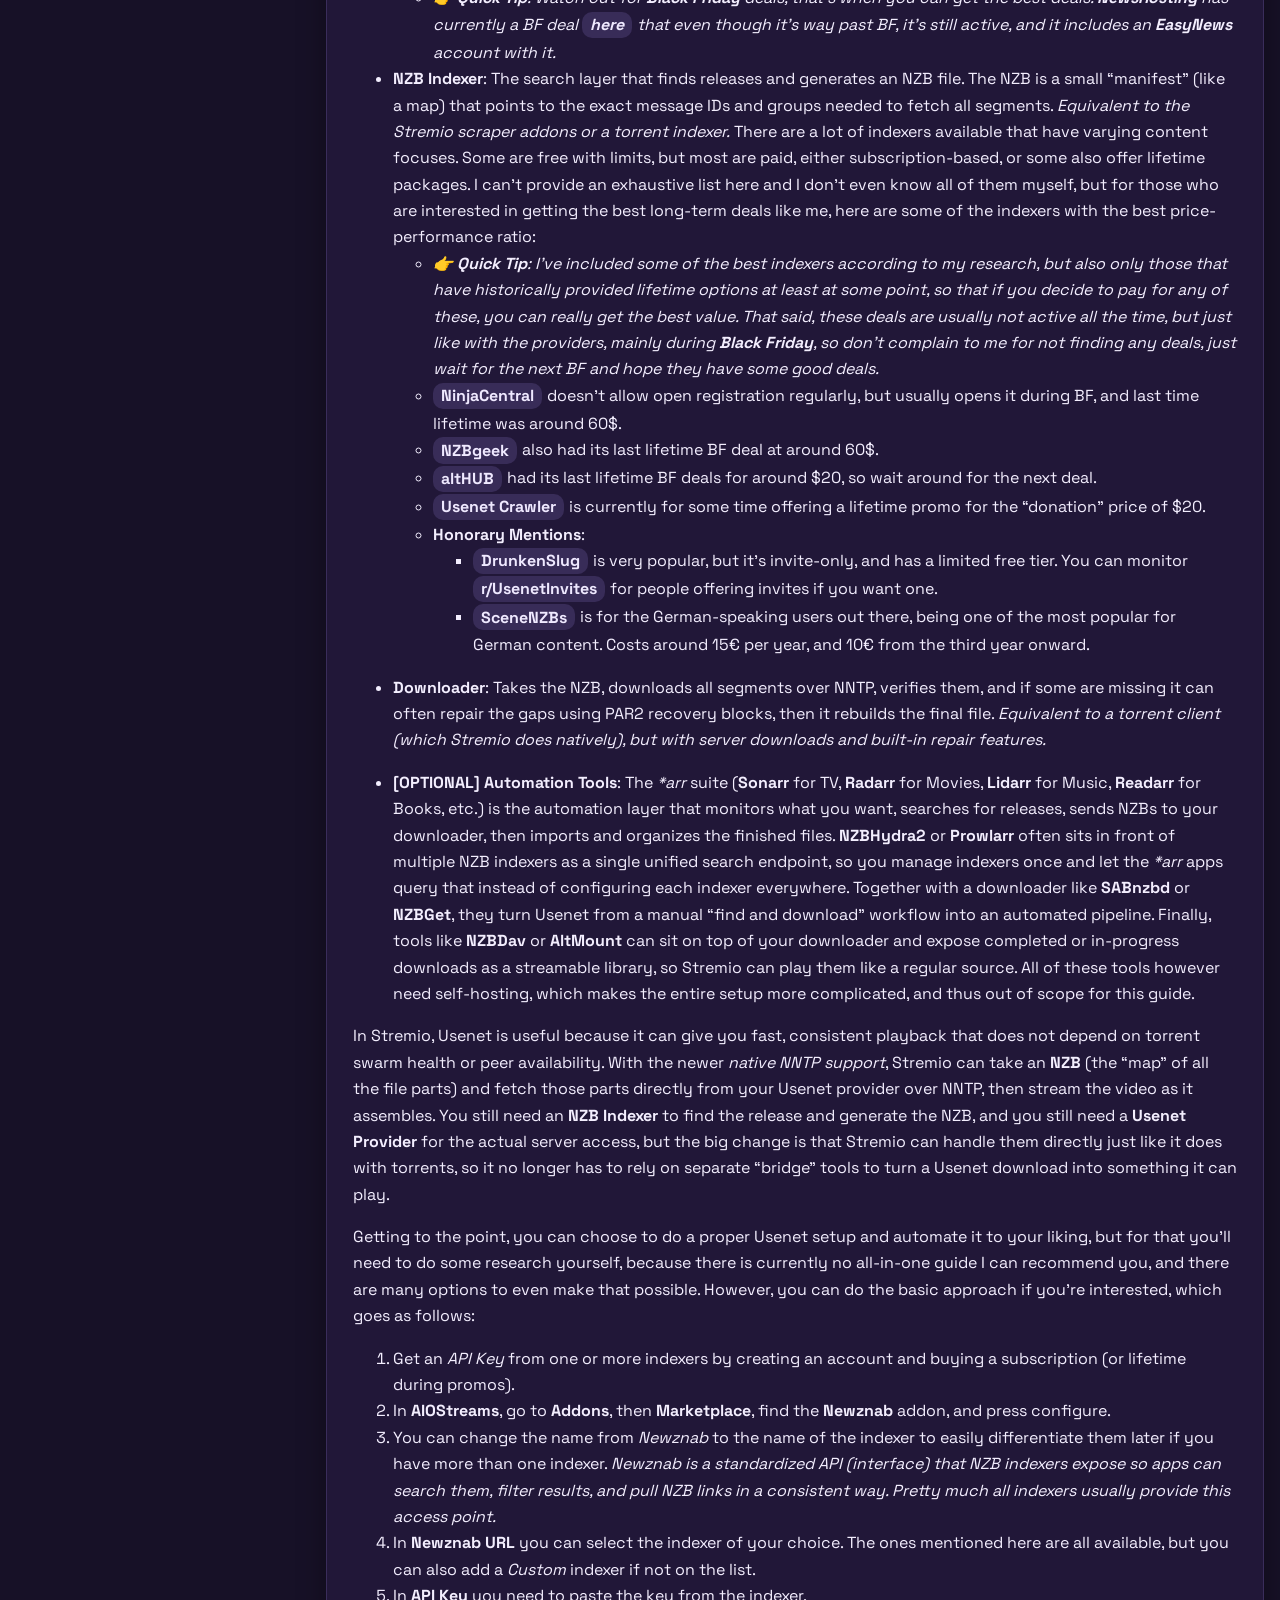
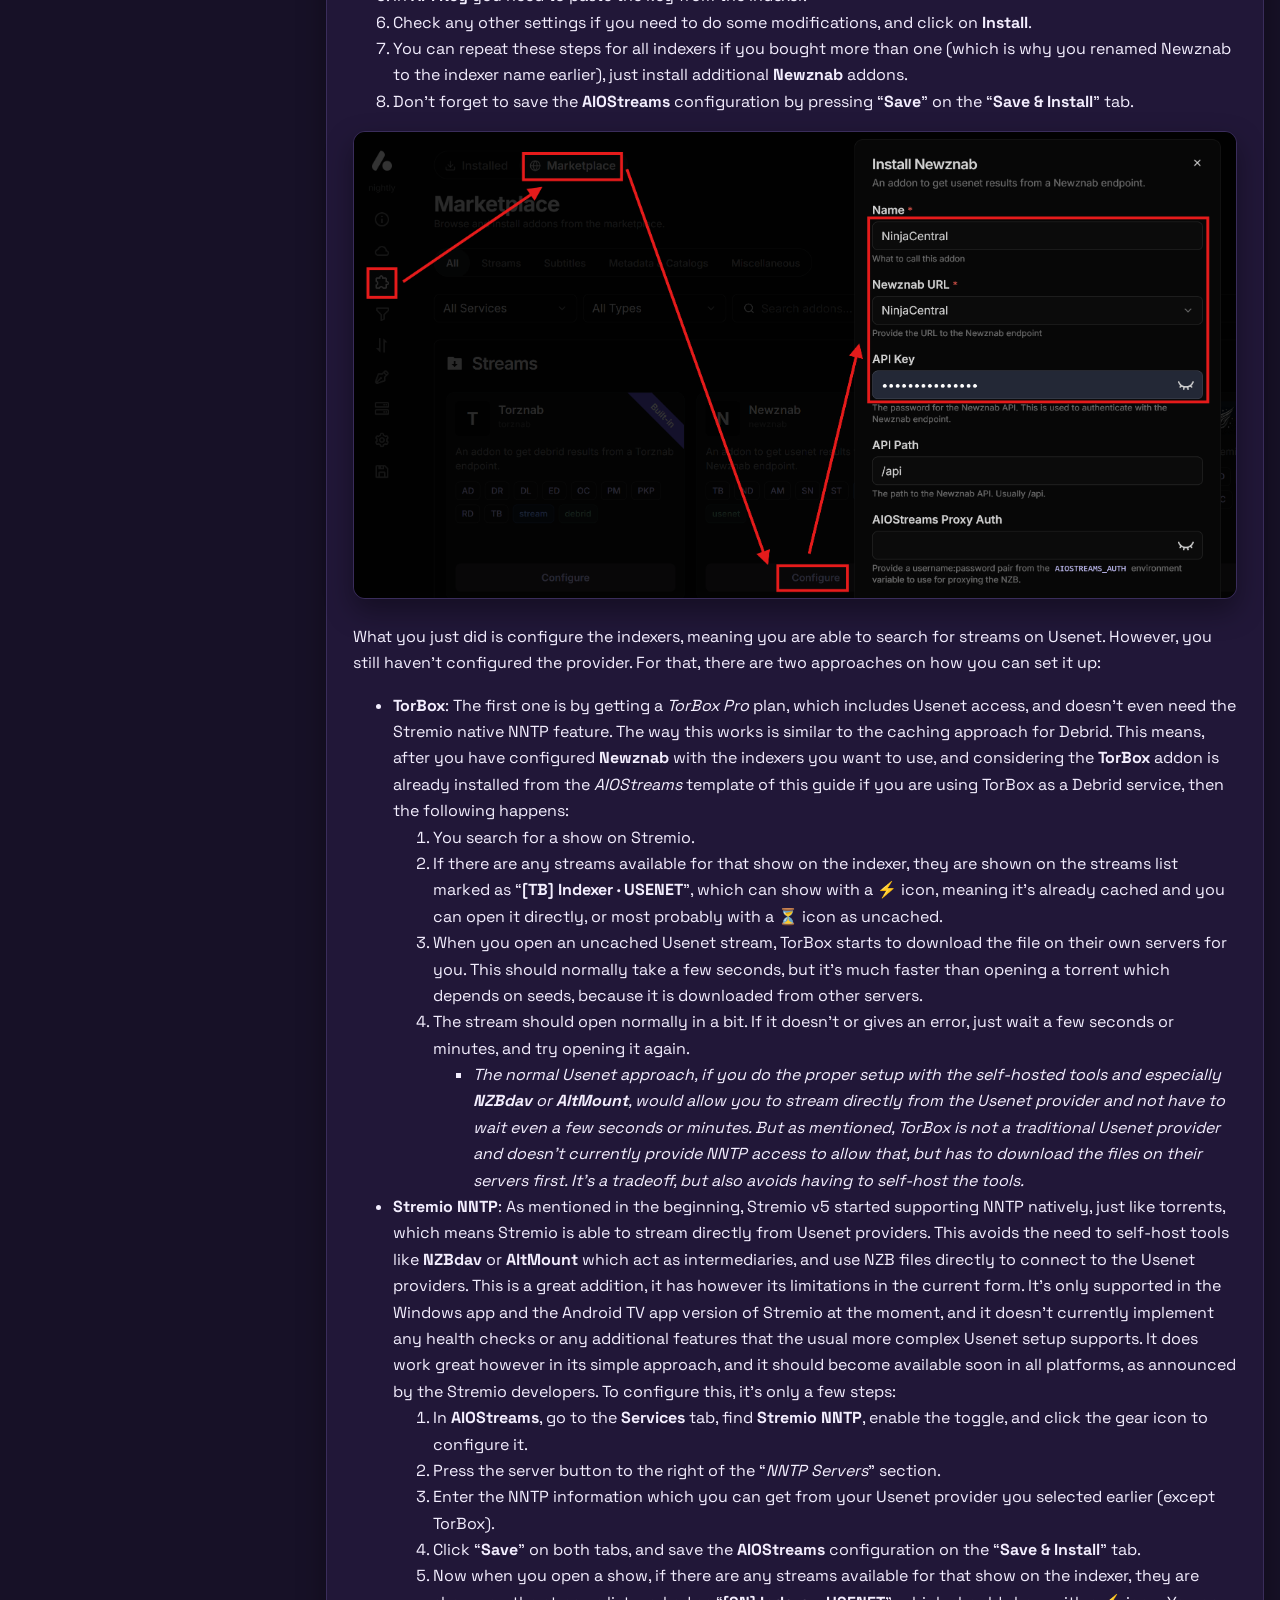
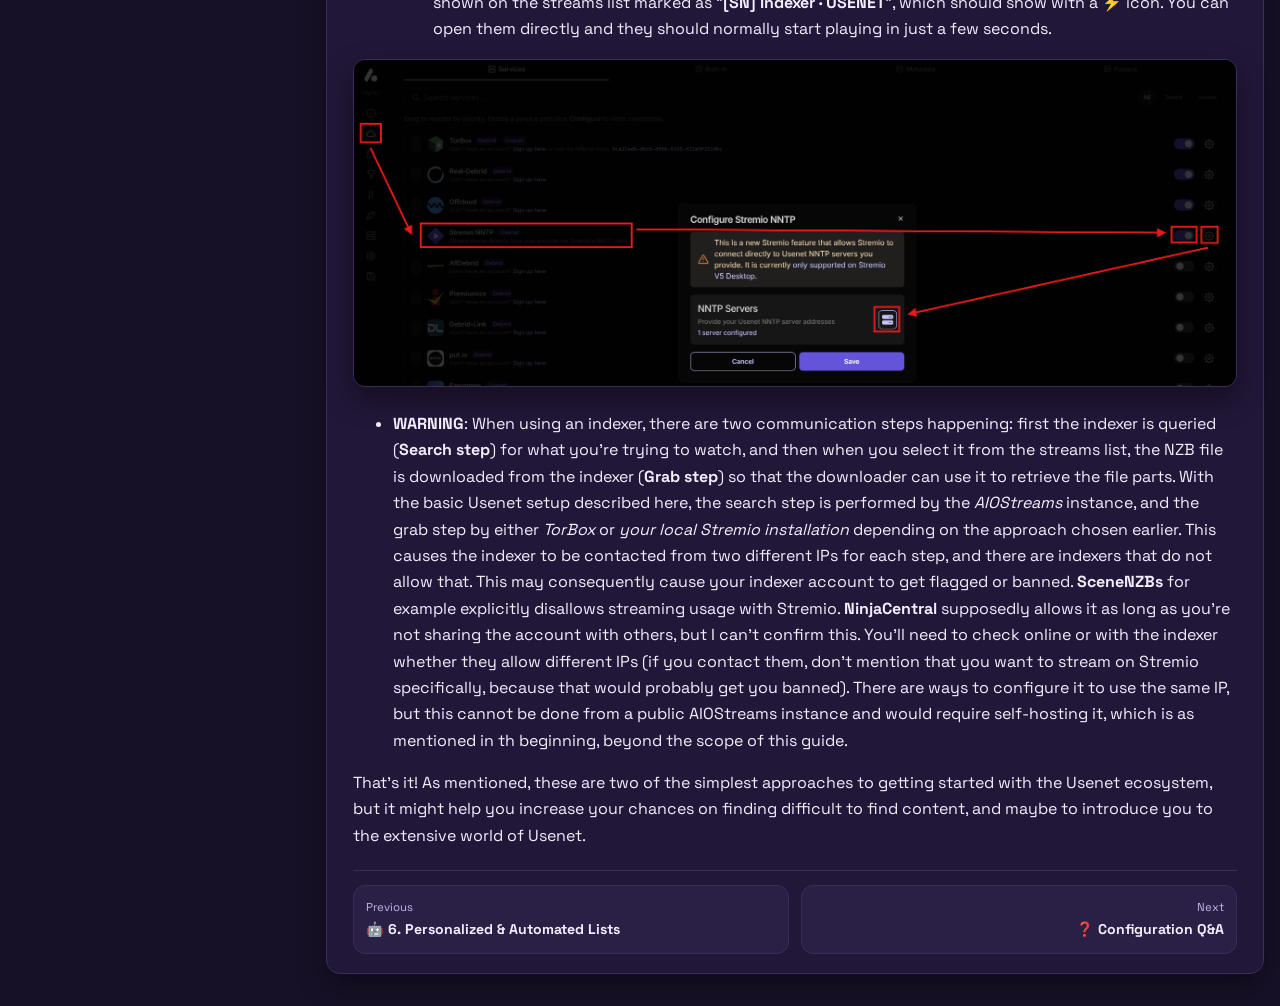
<file: 7-Additional-Stuff.html>
<!doctype html>
<html lang="en" data-theme="light">
<head>
  <meta charset="utf-8">
  <meta http-equiv="X-UA-Compatible" content="IE=edge">
  <meta name="viewport" content="width=device-width, initial-scale=1">
  <title>🛠️ Additional Stuff | Stremio Perfect Setup Collector's Edition</title>
  <meta name="description" content="Full and Easy Total Beginner's Guide">
  <link rel="icon" href="/assets/images/sps-logo.svg" type="image/svg+xml">
  <link rel="shortcut icon" href="/assets/images/sps-logo.svg" type="image/svg+xml">
  <link rel="apple-touch-icon" href="/assets/images/sps-logo.svg">
  <link rel="preconnect" href="https://fonts.googleapis.com">
  <link rel="preconnect" href="https://fonts.gstatic.com" crossorigin>
  <link href="https://fonts.googleapis.com/css2?family=IBM+Plex+Mono:wght@400;500&family=Space+Grotesk:wght@400;500;700&display=swap" rel="stylesheet">
  <link rel="stylesheet" href="/assets/css/style.css">
  <script src="/assets/js/theme.js"></script>

</head>
<body>
  <header class="topbar">
    <button class="icon-btn" id="nav-toggle" aria-label="Open navigation" aria-controls="sidebar" aria-expanded="false">☰</button>
    <a class="topbar-brand" href="/index.html">
      <img src="/assets/images/sps-logo.svg" alt="Stremio logo" class="topbar-logo">
      <span class="topbar-brand-text">
        <span class="topbar-title">Stremio Perfect Setup Collector's Edition</span>
        <span class="topbar-subtitle">Full and Easy Total Beginner's Guide</span>
      </span>
    </a>
    <button class="icon-btn" id="theme-toggle" aria-label="Toggle theme" aria-pressed="false">◐</button>
  </header>

  <button class="nav-backdrop" id="nav-backdrop" aria-hidden="true"></button>

  <aside class="sidebar" id="sidebar" aria-label="Guide navigation">
    <div class="sidebar__inner">
      <nav id="sidebar-nav"></nav>
    </div>
  </aside>

  <div class="layout">
    <main id="main-content" class="content">
      <article class="doc-card fade-in">
        <h1 id="️-additional-stuff">🛠️ Additional Stuff </h1>

<p>Most of the tips to address some issues are already included between the steps of the guide, but I am adding this section for any additional tweaks, explanations, or alternative configurations:</p>

<h2 id="smart-stream-selection--sorting">Smart Stream Selection &amp; Sorting</h2>

<p>The <strong>AIOStreams</strong> template you used from this guide includes multiple optimizations highly recommended by the Stremio community to intelligently filter, score, and prioritize streams for a cleaner, easier, and more reliable viewing experience.</p>

<ul>
  <li>
    <p>The template includes a best practice filtering system called <a href="https://github.com/Tam-Taro/SEL-Filtering-and-Sorting"><strong>TamTaro’s SELs</strong></a>. This system intelligently scores available streams based on multiple quality factors such as resolution, reliability, cache status, release details, and more. It does not just sort the list, it actively filters out weaker results and surfaces only the strongest candidates. The result is a cleaner, more curated selection of streams, helping you avoid decision fatigue and quickly choose a high quality option with confidence.</p>
  </li>
  <li>
    <p>The template also integrates trusted pattern rules like <a href="https://github.com/Vidhin05/Releases-Regex"><strong>Vidhin’s Regexes</strong></a>, which analyze stream titles and detect important indicators such as reputable release groups, quality tags, and encoding formats. By accurately identifying these details, the system can better label, prioritize, or exclude certain streams. In simple terms, regex helps the system understand what each stream actually is before any scoring takes place.</p>
  </li>
  <li>
    <p><strong>Together</strong>, these two systems work hand in hand. Regex identifies meaningful quality signals inside stream names, and SEL uses those signals, along with other factors, to score, filter, and rank the results. The combination creates a smarter, cleaner, and more reliable stream selection experience.</p>
  </li>
  <li>
    <p><strong>However</strong>, if you are not satisfied with the results because you want more to choose from, or you feel they are malfunctioning somehow, you can remove them all by going to <strong>Filters</strong> in <strong>AIOStreams</strong>, then both in <strong>Stream Expression</strong> and <strong>Regex</strong> respectively, and delete all entries configured there (with the red <em>trash can</em> button to the right).</p>
  </li>
  <li>
    <p>Finally, the <strong>Sorting</strong> in the template is configured to show the streams in the following order by default:</p>

    <ul>
      <li><em>Cached/Uncached (if applicable)</em></li>
      <li><em>SeaDex (for Anime)</em></li>
      <li><em>Resolution</em></li>
      <li><em>Quality</em></li>
      <li><em>Stream Expressions</em></li>
      <li><em>Stream Expressions Score</em></li>
      <li><em>Seeders (if Uncached/P2P)</em></li>
      <li><em>Language</em></li>
      <li><em>Bitrate</em></li>
    </ul>
  </li>
  <li>
    <p>When you load the <strong>AIOStreams</strong> template provided in this guide, you have the option to prioritize <strong>Language</strong> and <strong>Seeders</strong> if needed according to your preferences.</p>
  </li>
  <li>
    <p><strong>However</strong>, if you want to fine-tune the <strong>Sorting</strong> order yourself, in <strong>AIOStreams</strong> go to <strong>Sorting</strong>, make sure you’re on the <strong>Global</strong> tab, then in the <strong>Split by Cache</strong> section, arrange the order for the <strong>Cached Streams</strong> and <strong>Uncached Streams</strong> lists.</p>
  </li>
</ul>

<h2 id="understanding-stream-information-view">Understanding Stream Information View</h2>

<p>The formatting templates are designed to let you evaluate a stream easily before opening it. If you want to understand what all the icons on the stream information mean, here is how to read them:</p>

<p><strong>Main Line</strong></p>
<ul>
  <li>⚡ / ⏳ → [Debrid] Cached (instant playback) / Not Cached (may take longer)</li>
  <li>🧲 / 🌐 / 📺 → Torrent (P2P) / Direct HTTP / Live Stream</li>
  <li>▶️ / 🗄️ / ↗️ / 📊 / ℹ️ / ⛔ → YouTube / Archive / External / Statistics / Information / Error</li>
  <li><strong>UHD ⁴ᴷ / QHD ²ᴷ / FHD / 720P</strong> → Resolution</li>
  <li>⌜<strong>QUALITY</strong>⌟ → Source Quality (Remux, WEB, BluRay, etc.)</li>
  <li>◆◆⬖◇◇ → Release Quality Score (based on <a href="https://github.com/Vidhin05/Releases-Regex"><strong>Vidhin’s Ranked Regexes</strong></a>, sorted after <em>Quality &amp; Resolution</em>)</li>
</ul>

<p><strong>Technical Details</strong></p>
<ul>
  <li>▶︎ / 🎬 → Edition (Director’s Cut, Extended, IMAX…)</li>
  <li>▣ / 🎞️ → Video Encoding (x264, x265, HEVC…)</li>
  <li>✦ / 🎥 → Visual Features (HDR, Dolby Vision, 10-bit…)</li>
  <li>♬ / 🎵 → Audio Format (DTS, Atmos, TrueHD…)</li>
  <li>☊ / 🎧 → Audio Channels (5.1, 7.1…)</li>
</ul>

<p><strong>File &amp; Availability</strong></p>
<ul>
  <li>◧ / 📦 or ⧉ / 🗃️ → Single File / Season Pack</li>
  <li><strong>Size</strong> · <strong>Bitrateᴹᵇᵖˢ</strong> → File Size &amp; Density (helps estimate quality vs bandwidth needs)</li>
  <li>⟳ / 🕒 → Upload Age (newer is often better seeded)</li>
</ul>

<p><strong>Provider &amp; Delivery</strong></p>
<ul>
  <li>⛊ / ⛉ or 🛡️ / 🛠️ <strong>[Provider] Addon</strong> → Debrid Service (if applicable) &amp; Scraper (proxied or unproxied)</li>
  <li><strong>TYPE</strong> → Stream Type (P2P/HTTP/LIVE/USENET/NNTP/YOUTUBE/ARCHIVE/EXTERNAL/STATISTIC/INFO/ERROR)</li>
  <li>⇋ <strong>Seeders</strong> 𖧧 / 🌱 → Number of seeders for torrents (higher = more reliable)</li>
</ul>

<p><strong>Languages</strong></p>
<ul>
  <li>⚐ / 🔊 → Available Audio Languages</li>
  <li>☰ / 💬 → Available Subtitle Languages</li>
</ul>

<p><strong>Anime Curated Releases</strong> (if applicable)</p>
<ul>
  <li>» → SeaDex Indexed Release</li>
  <li><strong>[BEST]</strong> → Highest-ranked Release</li>
  <li><strong>[ALT]</strong> → Strong Alternative (if the best fails)</li>
</ul>

<p><strong>Additional</strong></p>
<ul>
  <li>ⓘ / ℹ️ <strong>MESSAGE</strong> → Additional Informational Messages</li>
</ul>

<p>👉 <strong>Quick Tip:</strong>
Prioritize streams that are ⚡ <strong>cached</strong>, high resolution, strong score (◆), and reasonably sized. This usually gives the fastest start and best quality. If on P2P configuration, prioritize streams with high number of seeders.</p>

<h2 id="alternative-stream-information-icons">Alternative Stream Information Icons</h2>

<p>You can import <a href="https://raw.githubusercontent.com/luckynumb3rs/stremio-perfect-setup/refs/heads/main/templates/AIOStreams-Formatter.json"><strong>this</strong></a> <em>AIOStreams</em> template directly (<strong>AIOStreams → Save &amp; Install → Import → Import Template → [Paste Link] → Go</strong>) if you’re only interested in the two formatter options provided in this guide without changing anything else from your configuration. Or you can manually update the formatter as follows:</p>

<p>If you went with the <strong><em>Flat Monochrome Icons</em></strong> for the formatter and want instead more <strong><em>Colorful Icons</em></strong> on the stream information view, you can go to the <strong>Formatter</strong> tab in <strong>AIOStreams</strong>, and replace the text in the <strong>Description Template</strong> with this:</p>

<div class="language-plaintext highlighter-rouge"><div class="highlight"><pre class="highlight"><code>{stream.editions::exists["🎬  {stream.editions::join(' · ')} "||""]}
{stream.encode::exists["🎞️  {stream.encode}  "||""]}{stream.visualTags::exists["🎥  {stream.visualTags::join(' · ')}  "||""]}
{stream.audioTags::exists["🎵  {stream.audioTags::join(' · ')}  "||""]}{stream.audioChannels::exists["🎧  {stream.audioChannels::join(' · ')} "||""]}
{stream.size::&gt;0::and::stream.seasonPack::istrue["🗃️  "||""]}{stream.size::&gt;0::and::stream.seasonPack::isfalse["📦  "||""]}{stream.size::&gt;0["{stream.size::sbytes}"||""]}{stream.bitrate::exists[" · {stream.bitrate::sbitrate::replace('Mbps','ᴹᵇᵖˢ')::replace('Kbps','ᴷᵇᵖˢ')}  "||""]}{stream.message::~Download["{tools.removeLine}"||""]}{stream.age::exists["🕒 {stream.age}"||""]}
{stream.proxied::istrue["🛡️ "||"🛠️ "]}{service.shortName::exists["[{service.shortName}] "||""]}{addon.name}{stream.type::replace('debrid',' ')::exists[" · {stream.type::replace('debrid',' ')::replace('stremio-usenet','nntp')::smallcaps}"||""]}{service.cached::isfalse::or::stream.type::=p2p::and::stream.seeders::&gt;0["  ⇋ {stream.seeders}🌱  "||""]}
{stream.languages::exists["🔊  {stream.languageEmojis::join(' · ')::replace('ᴅᴜᴀʟ ᴀᴜᴅɪᴏ','ᴅᴜᴀʟ')::replace('ᴅᴜʙʙᴇᴅ','ᴅᴜʙ')}  "||""]}{stream.uSubtitles::exists["💬  {stream.uSmallSubtitleCodes::join(' · ')}  "||""]}{stream.seadex["»  "||""]}{stream.seadexBest::istrue["[ʙᴇsᴛ] "||""]}{stream.seadex::istrue::and::stream.seadexBest::isfalse["[ᴀʟᴛ] "||""]}
{stream.message::exists["ℹ️ {stream.message::smallcaps}"||""]}
</code></pre></div></div>

<p>Alternatively, if you went for the <strong><em>Colorful Icons</em></strong> version and would prefer the <strong><em>Flat Monochrome Icons</em></strong> instead, replace the text in the <strong>Description Template</strong> with this:</p>

<div class="language-plaintext highlighter-rouge"><div class="highlight"><pre class="highlight"><code>{stream.editions::exists["▶︎  {stream.editions::join(' · ')} "||""]}
{stream.encode::exists["▣  {stream.encode}  "||""]}{stream.visualTags::exists["✦  {stream.visualTags::join(' · ')}  "||""]}
{stream.audioTags::exists["♬  {stream.audioTags::join(' · ')}  "||""]}{stream.audioChannels::exists["☊  {stream.audioChannels::join(' · ')} "||""]}
{stream.size::&gt;0::and::stream.seasonPack::istrue["⧉  "||""]}{stream.size::&gt;0::and::stream.seasonPack::isfalse["◧  "||""]}{stream.size::&gt;0["{stream.size::sbytes}"||""]}{stream.bitrate::exists[" · {stream.bitrate::sbitrate::replace('Mbps','ᴹᵇᵖˢ')::replace('Kbps','ᴷᵇᵖˢ')}  "||""]}{stream.message::~Download["{tools.removeLine}"||""]}{stream.age::exists["⟳ {stream.age}"||""]}
{stream.proxied::istrue["⛊ "||"⛉ "]}{service.shortName::exists["[{service.shortName}] "||""]}{addon.name}{stream.type::replace('debrid',' ')::exists[" · {stream.type::replace('debrid',' ')::replace('stremio-usenet','nntp')::smallcaps}"||""]}{service.cached::isfalse::or::stream.type::=p2p::and::stream.seeders::&gt;0["  ⇋ {stream.seeders}𖧧  "||""]}
{stream.languages::exists["⚐  {stream.smallLanguageCodes::join(' · ')::replace('ᴅᴜᴀʟ ᴀᴜᴅɪᴏ','ᴅᴜᴀʟ')::replace('ᴅᴜʙʙᴇᴅ','ᴅᴜʙ')}  "||""]}{stream.uSubtitles::exists["☰  {stream.uSmallSubtitleCodes::join(' · ')}  "||""]}{stream.seadex["»  "||""]}{stream.seadexBest::istrue["[ʙᴇsᴛ] "||""]}{stream.seadex::istrue::and::stream.seadexBest::isfalse["[ᴀʟᴛ] "||""]}
{stream.message::exists["ⓘ {stream.message::smallcaps}"||""]}
</code></pre></div></div>

<p>The <strong>Name Template</strong> is the same for both, but just for reference in case you might need it, here it is again:</p>

<div class="language-plaintext highlighter-rouge"><div class="highlight"><pre class="highlight"><code>{service.cached::istrue["⚡ "||""]}{service.cached::isfalse["⏳ "||""]}{stream.type::=p2p["🧲 "||""]}{stream.type::=http["🌐 "||""]}{stream.type::=live["📺 "||""]}{stream.type::=youtube["▶️ "||""]}{stream.type::=archive["🗄️ "||""]}{stream.type::=external["↗️ "||""]}{stream.type::=statistic["📊 "||""]}{stream.type::=info["ℹ️ "||""]}{stream.type::=error["⛔ "||""]}{stream.resolution::exists["{stream.resolution::replace('2160p','UHD ⁴ᴷ')::replace('1440p','QHD ²ᴷ')::replace('1080p','FHD    ')::replace('p','P')}   "||""]}
{stream.quality::exists["⌜{stream.quality::title::replace('Bluray Remux','Remux')::smallcaps}⌟    "||""]}
{stream.nSeScore::&gt;=10["{stream.nSeScore::pstar::replace('★','◆')::replace('⯪','⬖')::replace('☆','◇')} "||""]}
</code></pre></div></div>

<h2 id="enriching-your-catalogs-trakt-alternatives">Enriching Your Catalogs (Trakt Alternatives)</h2>

<p>This guide uses <strong>Trakt</strong> as the default content tracker, mainly because it’s also natively supported by Stremio. Through <strong>Trakt Scrobbling</strong> enabled in Stremio settings, Stremio sends watch history and progress to Trakt, which you then can use to create your own lists or as a personal library manager for your preferences. However, since Trakt recently has been enforcing strict rate limits, and also limiting free accounts more and more, there are alternatives that might allow you more flexibility, and also avoid any issues with Trakt errors that have been happening increasingly often.</p>

<p>This is totally optional, but if you’re looking for Trakt alternatives, or simply looking for more choices that you can use alongside Trakt, and more curated lists to choose from, there are two other trackers that are becoming increasingly more preferred and AIOMetadata wonderfully supports: <strong>MDBList</strong> (especially good if you want curated catalogs from other users) and <strong>Simkl</strong> (similar to Trakt). Although in this case Stremio itself doesn’t sync with them, AIOMetadata does. Once enabled there, when you open a stream, AIOMetadata marks it in these platforms using their <em>check-in</em> feature (meaning it marks them as started watching), and when the stream is finished, it marks it as watched. This way you get the same watch history as with Trakt (except for the specific progress inside the stream, that’s not tracked). So if you want to go this route (you don’t have to do both), here are the instructions:</p>

<ul>
  <li><strong>MDBList</strong>:
    <ol>
      <li>Create an account on <a href="https://mdblist.com/"><strong>MDBList</strong></a> (<em>You can sign up with your existing Trakt account if you have one, this will allow MDBList to sync with your Trakt account too and continuously update it</em>).</li>
      <li>Click on your profile name on the top right, and select “<strong>Connected Accounts</strong>”.</li>
      <li>On the <strong>Preferences</strong> page that will show, click on the “<strong>API Access</strong>” button from the menu list, and copy the <strong>API Key</strong> provided.</li>
      <li>Sign in to <strong>AIOMetadata</strong> with your <strong>UUID</strong> and <strong>Password</strong> and go to <strong>Integrations</strong> tab.</li>
      <li>Enter the <strong>API Key</strong> in the <strong>MDBList API Key</strong> field.</li>
      <li>In <strong>General</strong> tab, make sure the “<strong>MDBList Watch Tracking</strong>” toggle is enabled.</li>
      <li>Go to the <strong>Catalogs</strong> tab and click on the <strong>MDBList</strong> icon next to the Trakt icon.</li>
      <li>Enter the <strong>API Key</strong> there again.</li>
      <li>Optional, but recommended: If you want to add popular and curated catalogs from <strong>MDBList</strong>, you can scroll further down on this page to the “<strong>Popular Lists from Featured Curators</strong>” section, click on one of the users showing there (e.g. <em>Snoak</em> or <em>Dan Pyjama</em>), and their lists will load. Select the lists you are interested in, and click on “<strong>Import Selected Lists</strong>”. <em>Some lists are similar to the Trakt lists already provided in the AIOMetadata configuration downloaded from this guide, specifically the <strong>snoak</strong> user lists (named “Latest…”), so if you add them from MDBList, disable the provided Trakt lists to avoid duplicates.</em></li>
      <li>Click “<strong>Save &amp; Close</strong>”, arrange the newly added catalogs however you like, and don’t forget to <strong>Save</strong> the changes by going to the <strong>Configuration</strong> tab.</li>
    </ol>

    <p><img src="/assets/images/7.1.png" alt="MDBList" /></p>
  </li>
  <li><strong>Simkl</strong>:
    <ol>
      <li>Create an account on <a href="https://simkl.com/"><strong>Simkl</strong></a>.</li>
      <li>You can import your <strong>Trakt</strong> history when asked if you want.</li>
      <li>Once your account is ready, sign in to <strong>AIOMetadata</strong> with your <strong>UUID</strong> and <strong>Password</strong>.</li>
      <li>In <strong>General</strong> tab, make sure the “<strong>Simkl Checkin</strong>” toggle is enabled.</li>
      <li>Go to the <strong>Catalogs</strong> tab and click on the <strong>Simkl</strong> icon next to the Trakt icon.</li>
      <li>Follow the instructions to connect your Simkl account.</li>
      <li>You can add any catalogs you want while still on the page once connected, and then click on “<strong>Close</strong>”.</li>
      <li>Arrange the newly added catalogs however you like, and don’t forget to <strong>Save</strong> the changes by going to the <strong>Configuration</strong> tab.</li>
    </ol>

    <p><img src="/assets/images/7.2.png" alt="Simkl" /></p>
  </li>
</ul>

<h2 id="usenet">Usenet</h2>

<p>Usenet is a whole thing by itself, and definitely much more complex to understand and setup. It’s beyond the scope of this guide for beginners, at least for the time being, because a proper Usenet setup requires a lot of components, but especially since the latest v5 release of Stremio supports <strong>NNTP</strong> playback natively (albeit still limited), I thought I would include this section to introduce the concept and provide you with two of the simplest approaches to get a basic setup going. It’s totally optional of course, and not worth scratching your head about it if you’re happy with the perfect setup from this guide :), but it might be worth giving it a try especially if you’re having difficulties finding obscure, unpopular, or old content, and/or content in your specific language. It’s worth mentioning that it is a more costly endeavour usually than using torrents or Debrid, so you can stop reading if you don’t/can’t spend any more money on this.</p>

<p>Let’s start with a short explanation of what Usenet is:</p>

<p><strong>Usenet</strong> is a server-to-server distribution network where content is posted to “newsgroups” and then replicated across many provider backbones, so it ends up behaving like a huge distributed archive. When someone uploads a movie or show (or music, ebooks, etc.), it is split into many small segments (often thousands). Those segments are posted as individual articles, copied and distributed between servers, and kept for a certain time based on each provider’s retention. When you download, you are not pulling from other users like torrents. You are fetching those segments directly from your provider’s servers, then reassembling them into the original file.</p>

<p>In practice, most setups have three moving parts:</p>

<ul>
  <li><strong>Usenet Provider</strong>: The (paid) access layer that gives you a login to Usenet servers and lets you download the segments through the NNTP protocol. Retention and completion vary by provider/backbone. <em>Equivalent to a Debrid service as your paid service provider, but it downloads from Usenet servers, not a torrent swarm.</em> There are many provider brands available to choose from, but most of them aggregate into around 10 different backbones globally. Usually all content is distributed throughout all of Usenet, meaning also among these backbones, but of course it’s not a universal rule (just like with torrents and seeders). Some of the most popular providers are:
    <ul>
      <li><a href="https://www.easynews.com/"><strong>EasyNews</strong></a> one of the most famous ones.</li>
      <li><a href="https://www.newshosting.com/"><strong>NewsHosting</strong></a> also very popular, in the same backbone as EasyNews.</li>
      <li><a href="https://www.eweka.nl/"><strong>Eweka</strong></a> is mainly popular in Europe.</li>
      <li><a href="https://torbox.app/subscription?referral=f7feee59-8c0d-4842-b53a-07738c37f7f1"><strong>TorBox</strong></a> has a <strong>Pro</strong> plan that includes Usenet access, but it’s not a traditional Usenet provider, as you will read further down.</li>
      <li><em><strong>👉 Quick Tip</strong>: Watch out for <strong>Black Friday</strong> deals, that’s when you can get the best deals. <strong>NewsHosting</strong> has currently a BF deal <a href="https://www.newshosting.com/usenet-black-friday/"><strong>here</strong></a> that even though it’s way past BF, it’s still active, and it includes an <strong>EasyNews</strong> account with it.</em></li>
    </ul>
  </li>
  <li><strong>NZB Indexer</strong>: The search layer that finds releases and generates an NZB file. The NZB is a small “manifest” (like a map) that points to the exact message IDs and groups needed to fetch all segments. <em>Equivalent to the Stremio scraper addons or a torrent indexer.</em> There are a lot of indexers available that have varying content focuses. Some are free with limits, but most are paid, either subscription-based, or some also offer lifetime packages. I can’t provide an exhaustive list here and I don’t even know all of them myself, but for those who are interested in getting the best long-term deals like me, here are some of the indexers with the best price-performance ratio:
    <ul>
      <li><em><strong>👉 Quick Tip</strong>: I’ve included some of the best indexers according to my research, but also only those that have historically provided lifetime options at least at some point, so that if you decide to pay for any of these, you can really get the best value. That said, these deals are usually not active all the time, but just like with the providers, mainly during <strong>Black Friday</strong>, so don’t complain to me for not finding any deals, just wait for the next BF and hope they have some good deals.</em></li>
      <li><a href="https://ninjacentral.co.za/"><strong>NinjaCentral</strong></a> doesn’t allow open registration regularly, but usually opens it during BF, and last time lifetime was around 60$.</li>
      <li><a href="https://www.nzbgeek.info/"><strong>NZBgeek</strong></a> also had its last lifetime BF deal at around 60$.</li>
      <li><a href="https://althub.co.za/"><strong>altHUB</strong></a> had its last lifetime BF deals for around $20, so wait around for the next deal.</li>
      <li><a href="https://www.usenet-crawler.com/"><strong>Usenet Crawler</strong></a> is currently for some time offering a lifetime promo for the “donation” price of $20.</li>
      <li><strong>Honorary Mentions</strong>:
        <ul>
          <li><a href="https://drunkenslug.com/"><strong>DrunkenSlug</strong></a> is very popular, but it’s invite-only, and has a limited free tier. You can monitor <a href="https://www.reddit.com/r/UsenetInvites/"><strong>r/UsenetInvites</strong></a> for people offering invites if you want one.</li>
          <li><a href="https://scenenzbs.com/"><strong>SceneNZBs</strong></a> is for the German-speaking users out there, being one of the most popular for German content. Costs around 15€ per year, and 10€ from the third year onward.</li>
        </ul>
      </li>
    </ul>
  </li>
  <li>
    <p><strong>Downloader</strong>: Takes the NZB, downloads all segments over NNTP, verifies them, and if some are missing it can often repair the gaps using PAR2 recovery blocks, then it rebuilds the final file. <em>Equivalent to a torrent client (which Stremio does natively), but with server downloads and built-in repair features.</em></p>
  </li>
  <li><strong>[OPTIONAL] Automation Tools</strong>: The <em>*arr</em> suite (<strong>Sonarr</strong> for TV, <strong>Radarr</strong> for Movies, <strong>Lidarr</strong> for Music, <strong>Readarr</strong> for Books, etc.) is the automation layer that monitors what you want, searches for releases, sends NZBs to your downloader, then imports and organizes the finished files. <strong>NZBHydra2</strong> or <strong>Prowlarr</strong> often sits in front of multiple NZB indexers as a single unified search endpoint, so you manage indexers once and let the <em>*arr</em> apps query that instead of configuring each indexer everywhere. Together with a downloader like <strong>SABnzbd</strong> or <strong>NZBGet</strong>, they turn Usenet from a manual “find and download” workflow into an automated pipeline. Finally, tools like <strong>NZBDav</strong> or <strong>AltMount</strong> can sit on top of your downloader and expose completed or in-progress downloads as a streamable library, so Stremio can play them like a regular source. All of these tools however need self-hosting, which makes the entire setup more complicated, and thus out of scope for this guide.</li>
</ul>

<p>In Stremio, Usenet is useful because it can give you fast, consistent playback that does not depend on torrent swarm health or peer availability. With the newer <em>native NNTP support</em>, Stremio can take an <strong>NZB</strong> (the “map” of all the file parts) and fetch those parts directly from your Usenet provider over NNTP, then stream the video as it assembles. You still need an <strong>NZB Indexer</strong> to find the release and generate the NZB, and you still need a <strong>Usenet Provider</strong> for the actual server access, but the big change is that Stremio can handle them directly just like it does with torrents, so it no longer has to rely on separate “bridge” tools to turn a Usenet download into something it can play.</p>

<p>Getting to the point, you can choose to do a proper Usenet setup and automate it to your liking, but for that you’ll need to do some research yourself, because there is currently no all-in-one guide I can recommend you, and there are many options to even make that possible. However, you can do the basic approach if you’re interested, which goes as follows:</p>
<ol>
  <li>Get an <em>API Key</em> from one or more indexers by creating an account and buying a subscription (or lifetime during promos).</li>
  <li>In <strong>AIOStreams</strong>, go to <strong>Addons</strong>, then <strong>Marketplace</strong>, find the <strong>Newznab</strong> addon, and press configure.</li>
  <li>You can change the name from <em>Newznab</em> to the name of the indexer to easily differentiate them later if you have more than one indexer. <em>Newznab is a standardized API (interface) that NZB indexers expose so apps can search them, filter results, and pull NZB links in a consistent way. Pretty much all indexers usually provide this access point.</em></li>
  <li>In <strong>Newznab URL</strong> you can select the indexer of your choice. The ones mentioned here are all available, but you can also add a <em>Custom</em> indexer if not on the list.</li>
  <li>In <strong>API Key</strong> you need to paste the key from the indexer.</li>
  <li>Check any other settings if you need to do some modifications, and click on <strong>Install</strong>.</li>
  <li>You can repeat these steps for all indexers if you bought more than one (which is why you renamed Newznab to the indexer name earlier), just install additional <strong>Newznab</strong> addons.</li>
  <li>Don’t forget to save the <strong>AIOStreams</strong> configuration by pressing “<strong>Save</strong>” on the “<strong>Save &amp; Install</strong>” tab.</li>
</ol>

<p><img src="/assets/images/7.3.png" alt="Newznab" /></p>

<p>What you just did is configure the indexers, meaning you are able to search for streams on Usenet. However, you still haven’t configured the provider. For that, there are two approaches on how you can set it up:</p>

<ul>
  <li><strong>TorBox</strong>: The first one is by getting a <em>TorBox Pro</em> plan, which includes Usenet access, and doesn’t even need the Stremio native NNTP feature. The way this works is similar to the caching approach for Debrid. This means, after you have configured <strong>Newznab</strong> with the indexers you want to use, and considering the <strong>TorBox</strong> addon is already installed from the <em>AIOStreams</em> template of this guide if you are using TorBox as a Debrid service, then the following happens:
    <ol>
      <li>You search for a show on Stremio.</li>
      <li>If there are any streams available for that show on the indexer, they are shown on the streams list marked as “<strong>[TB] Indexer · USENET</strong>”, which can show with a ⚡ icon, meaning it’s already cached and you can open it directly, or most probably with a ⏳ icon as uncached.</li>
      <li>When you open an uncached Usenet stream, TorBox starts to download the file on their own servers for you. This should normally take a few seconds, but it’s much faster than opening a torrent which depends on seeds, because it is downloaded from other servers.</li>
      <li>The stream should open normally in a bit. If it doesn’t or gives an error, just wait a few seconds or minutes, and try opening it again.
        <ul>
          <li><em>The normal Usenet approach, if you do the proper setup with the self-hosted tools and especially <strong>NZBdav</strong> or <strong>AltMount</strong>, would allow you to stream directly from the Usenet provider and not have to wait even a few seconds or minutes. But as mentioned, TorBox is not a traditional Usenet provider and doesn’t currently provide NNTP access to allow that, but has to download the files on their servers first. It’s a tradeoff, but also avoids having to self-host the tools.</em></li>
        </ul>
      </li>
    </ol>
  </li>
  <li><strong>Stremio NNTP</strong>: As mentioned in the beginning, Stremio v5 started supporting NNTP natively, just like torrents, which means Stremio is able to stream directly from Usenet providers. This avoids the need to self-host tools like <strong>NZBdav</strong> or <strong>AltMount</strong> which act as intermediaries, and use NZB files directly to connect to the Usenet providers. This is a great addition, it has however its limitations in the current form. It’s only supported in the Windows app and the Android TV app version of Stremio at the moment, and it doesn’t currently implement any health checks or any additional features that the usual more complex Usenet setup supports. It does work great however in its simple approach, and it should become available soon in all platforms, as announced by the Stremio developers. To configure this, it’s only a few steps:
    <ol>
      <li>In <strong>AIOStreams</strong>, go to the <strong>Services</strong> tab, find <strong>Stremio NNTP</strong>, enable the toggle, and click the gear icon to configure it.</li>
      <li>Press the server button to the right of the “<em>NNTP Servers</em>” section.</li>
      <li>Enter the NNTP information which you can get from your Usenet provider you selected earlier (except TorBox).</li>
      <li>Click “<strong>Save</strong>” on both tabs, and save the <strong>AIOStreams</strong> configuration on the “<strong>Save &amp; Install</strong>” tab.</li>
      <li>Now when you open a show, if there are any streams available for that show on the indexer, they are shown on the streams list marked as “<strong>[SN] Indexer · USENET</strong>”, which should show with a ⚡ icon. You can open them directly and they should normally start playing in just a few seconds.</li>
    </ol>
  </li>
</ul>

<p><img src="/assets/images/7.4.png" alt="Stremio NNTP" /></p>

<ul>
  <li><strong>WARNING</strong>: When using an indexer, there are two communication steps happening: first the indexer is queried (<strong>Search step</strong>) for what you’re trying to watch, and then when you select it from the streams list, the NZB file is downloaded from the indexer (<strong>Grab step</strong>) so that the downloader can use it to retrieve the file parts. With the basic Usenet setup described here, the search step is performed by the <em>AIOStreams</em> instance, and the grab step by either <em>TorBox</em> or <em>your local Stremio installation</em> depending on the approach chosen earlier. This causes the indexer to be contacted from two different IPs for each step, and there are indexers that do not allow that. This may consequently cause your indexer account to get flagged or banned. <strong>SceneNZBs</strong> for example explicitly disallows streaming usage with Stremio. <strong>NinjaCentral</strong> supposedly allows it as long as you’re not sharing the account with others, but I can’t confirm this. You’ll need to check online or with the indexer whether they allow different IPs (if you contact them, don’t mention that you want to stream on Stremio specifically, because that would probably get you banned). There are ways to configure it to use the same IP, but this cannot be done from a public AIOStreams instance and would require self-hosting it, which is as mentioned in th beginning, beyond the scope of this guide.</li>
</ul>

<p>That’s it! As mentioned, these are two of the simplest approaches to getting started with the Usenet ecosystem, but it might help you increase your chances on finding difficult to find content, and maybe to introduce you to the extensive world of Usenet.</p>


        <section class="quick-nav" id="quick-nav" hidden>
          <details id="quick-nav-details">
            <summary>Quick Navigation</summary>
            <ul id="quick-nav-list"></ul>
          </details>
        </section>
        <nav class="pager" id="pager" aria-label="Page navigation" hidden></nav>
      </article>
    </main>
  </div>

  <script src="/assets/js/navigation.js"></script>
  <script src="/assets/js/checklist.js"></script>
  <script src="/assets/js/image-toggle.js"></script>
</body>
</html>
</file>
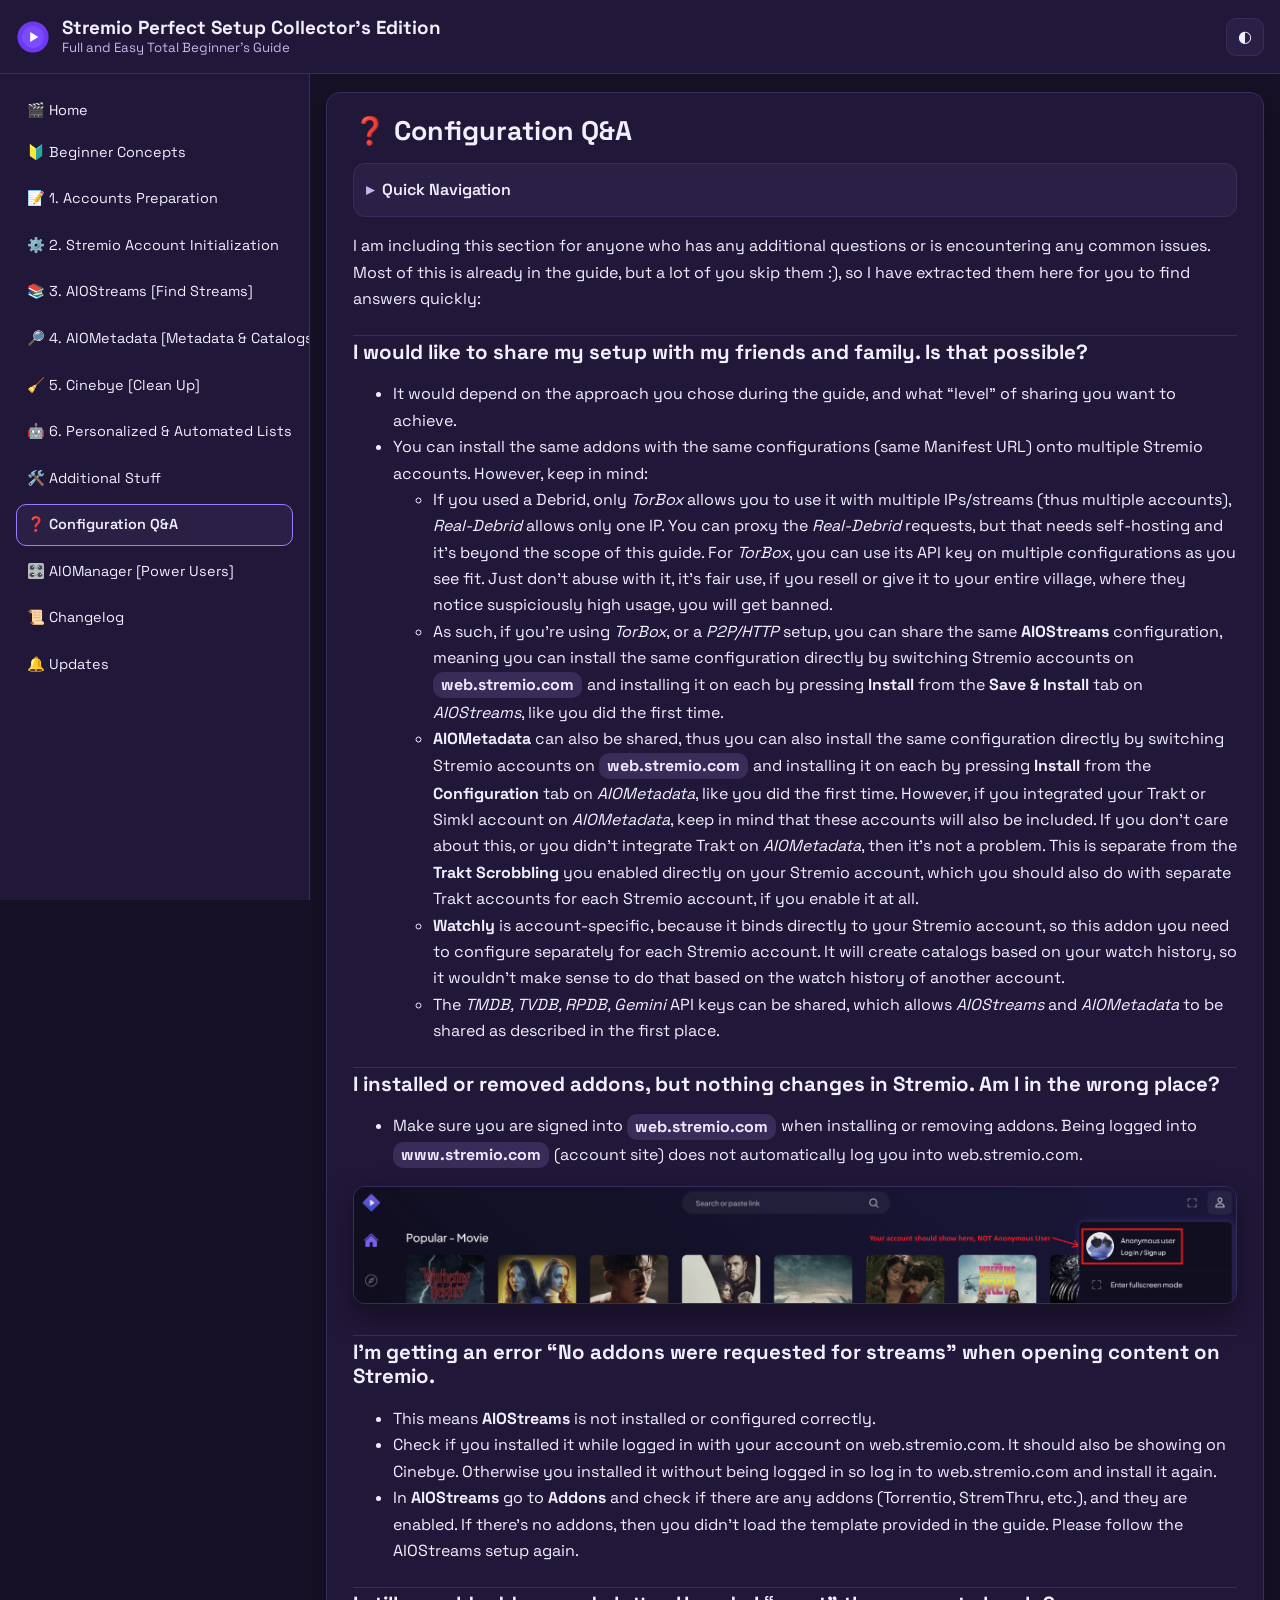
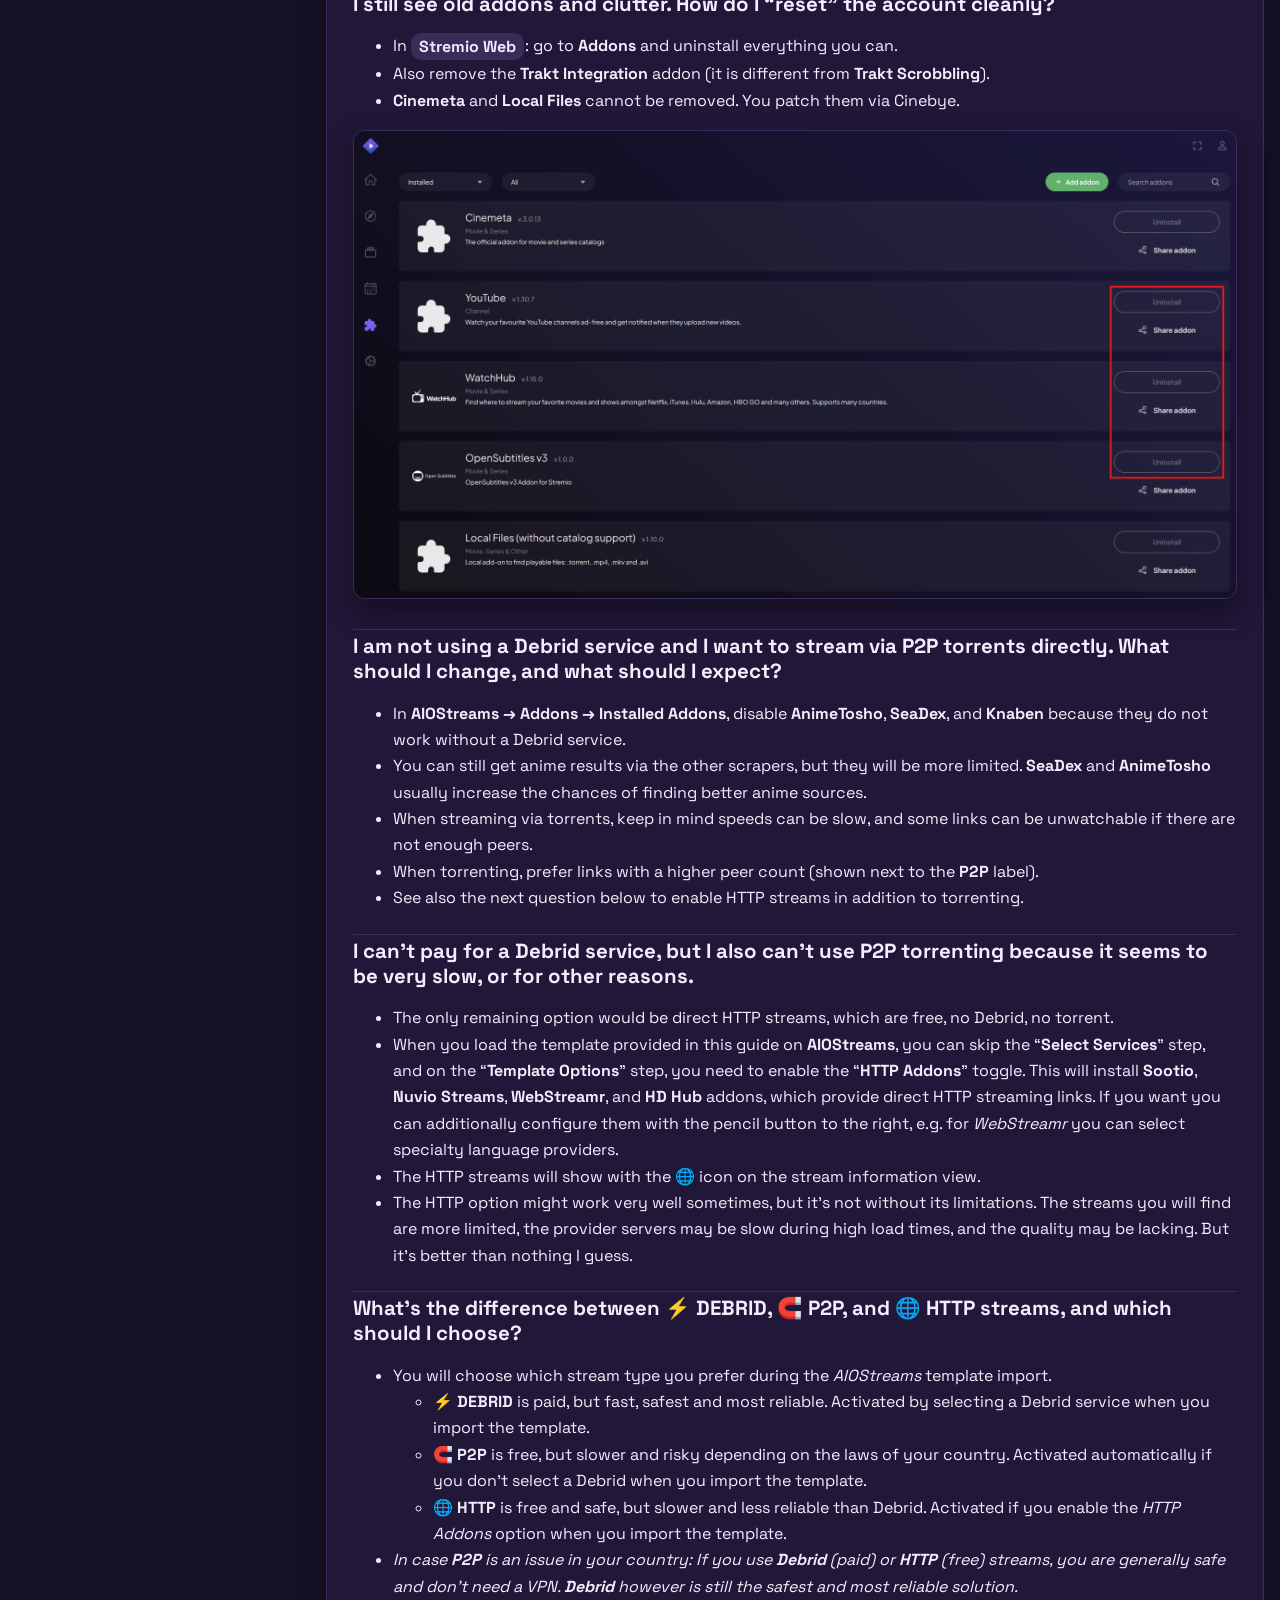
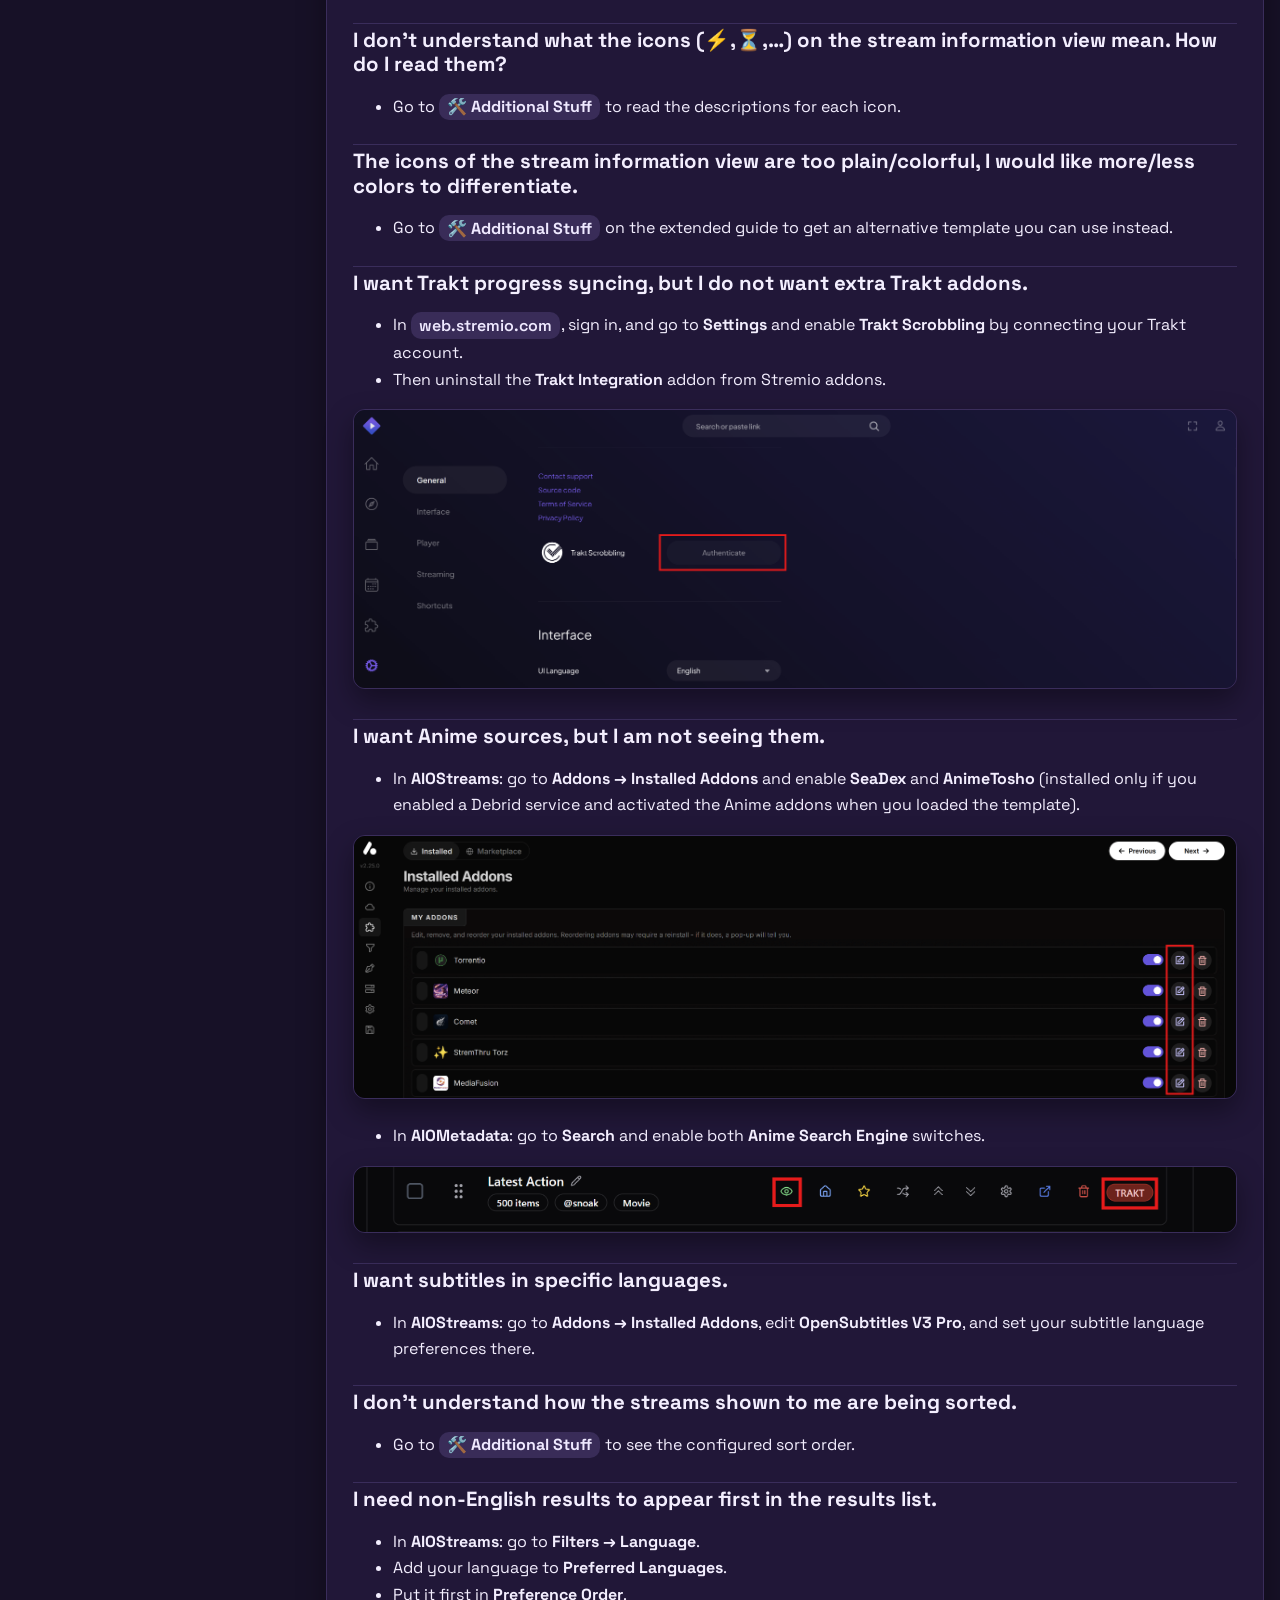
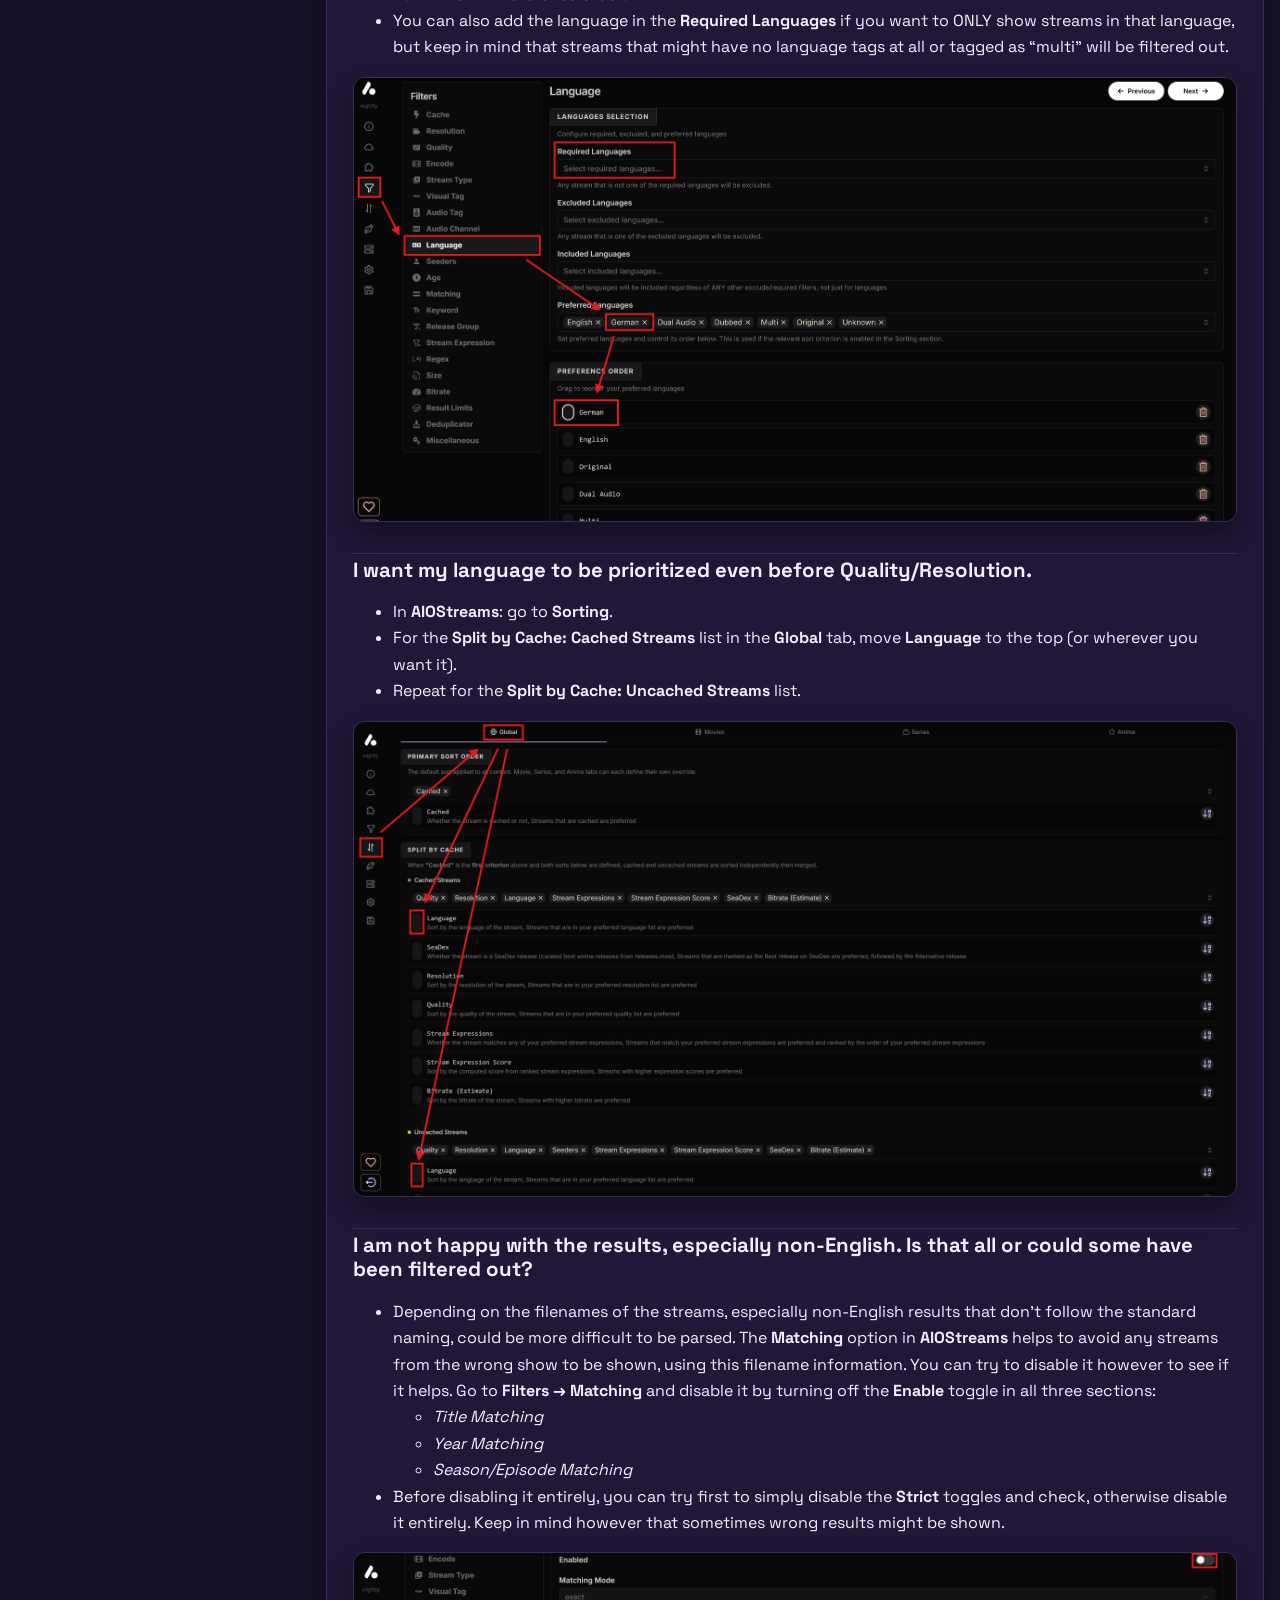
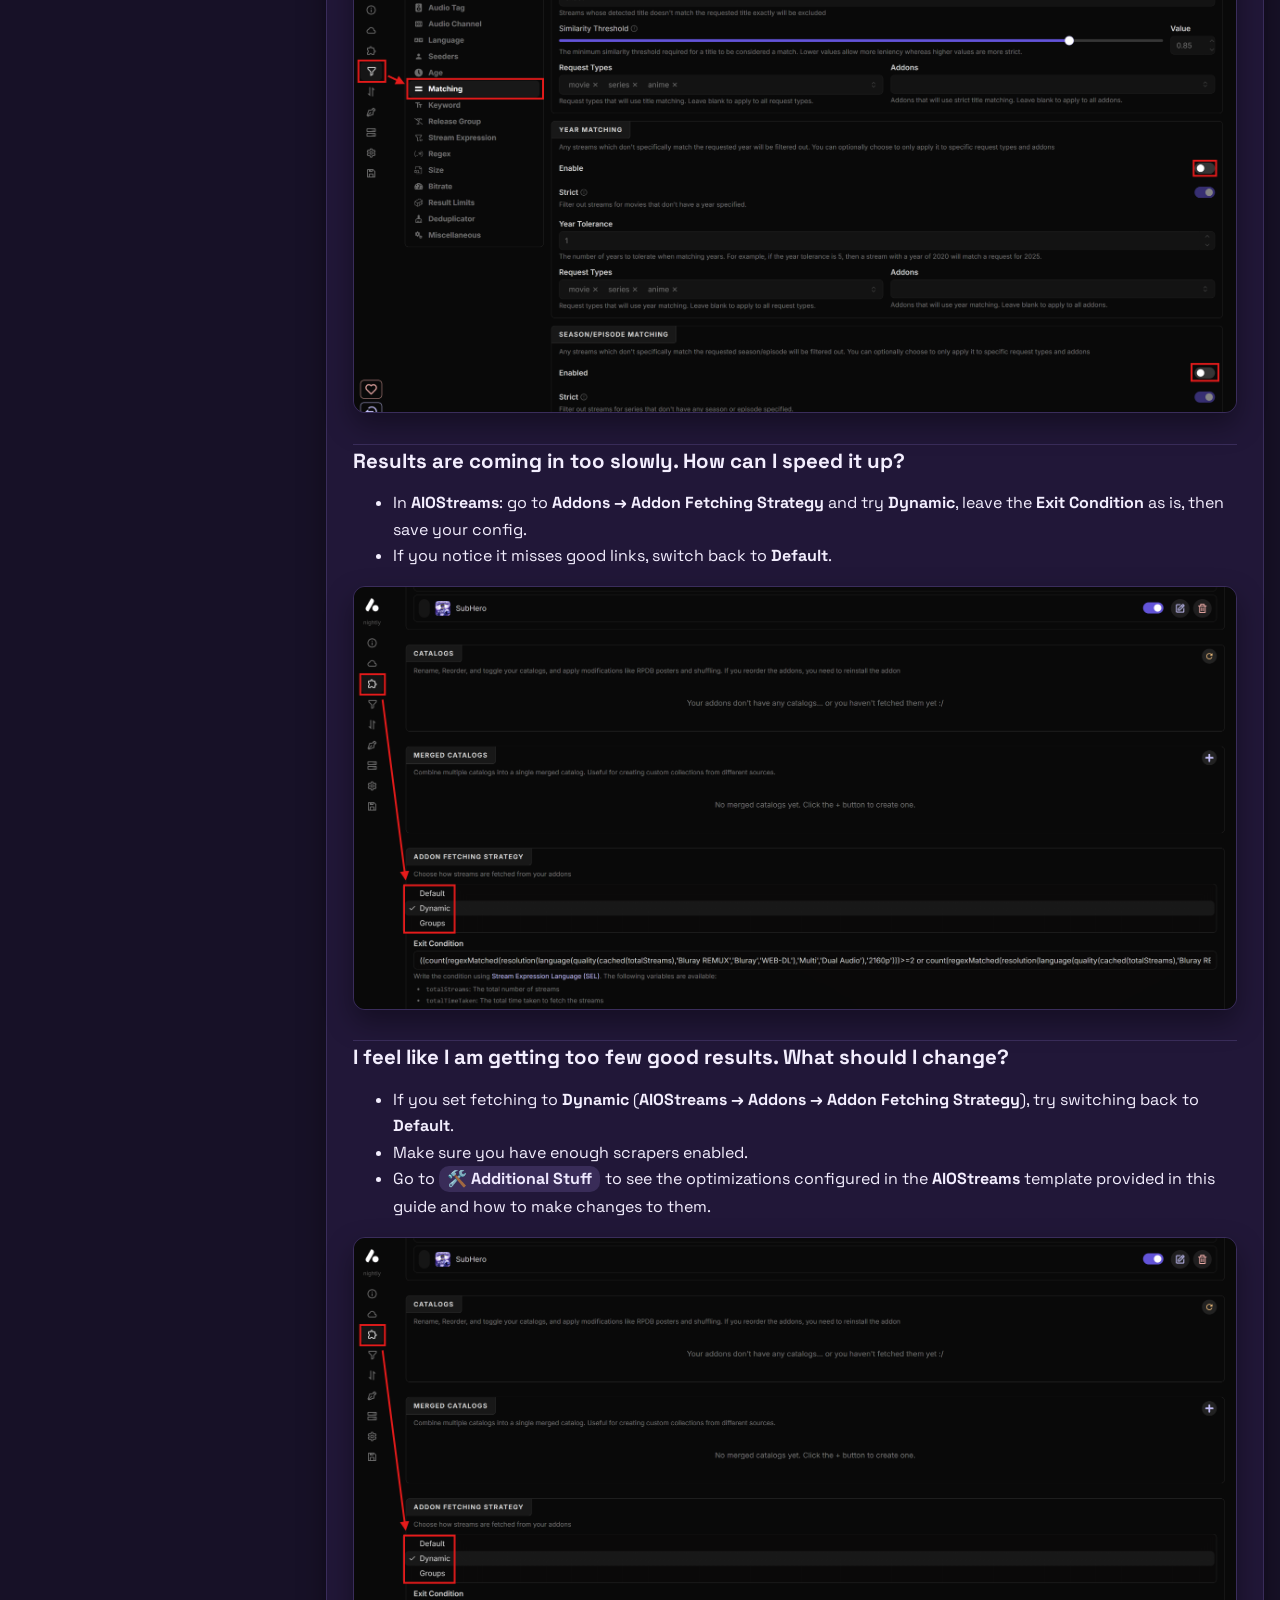
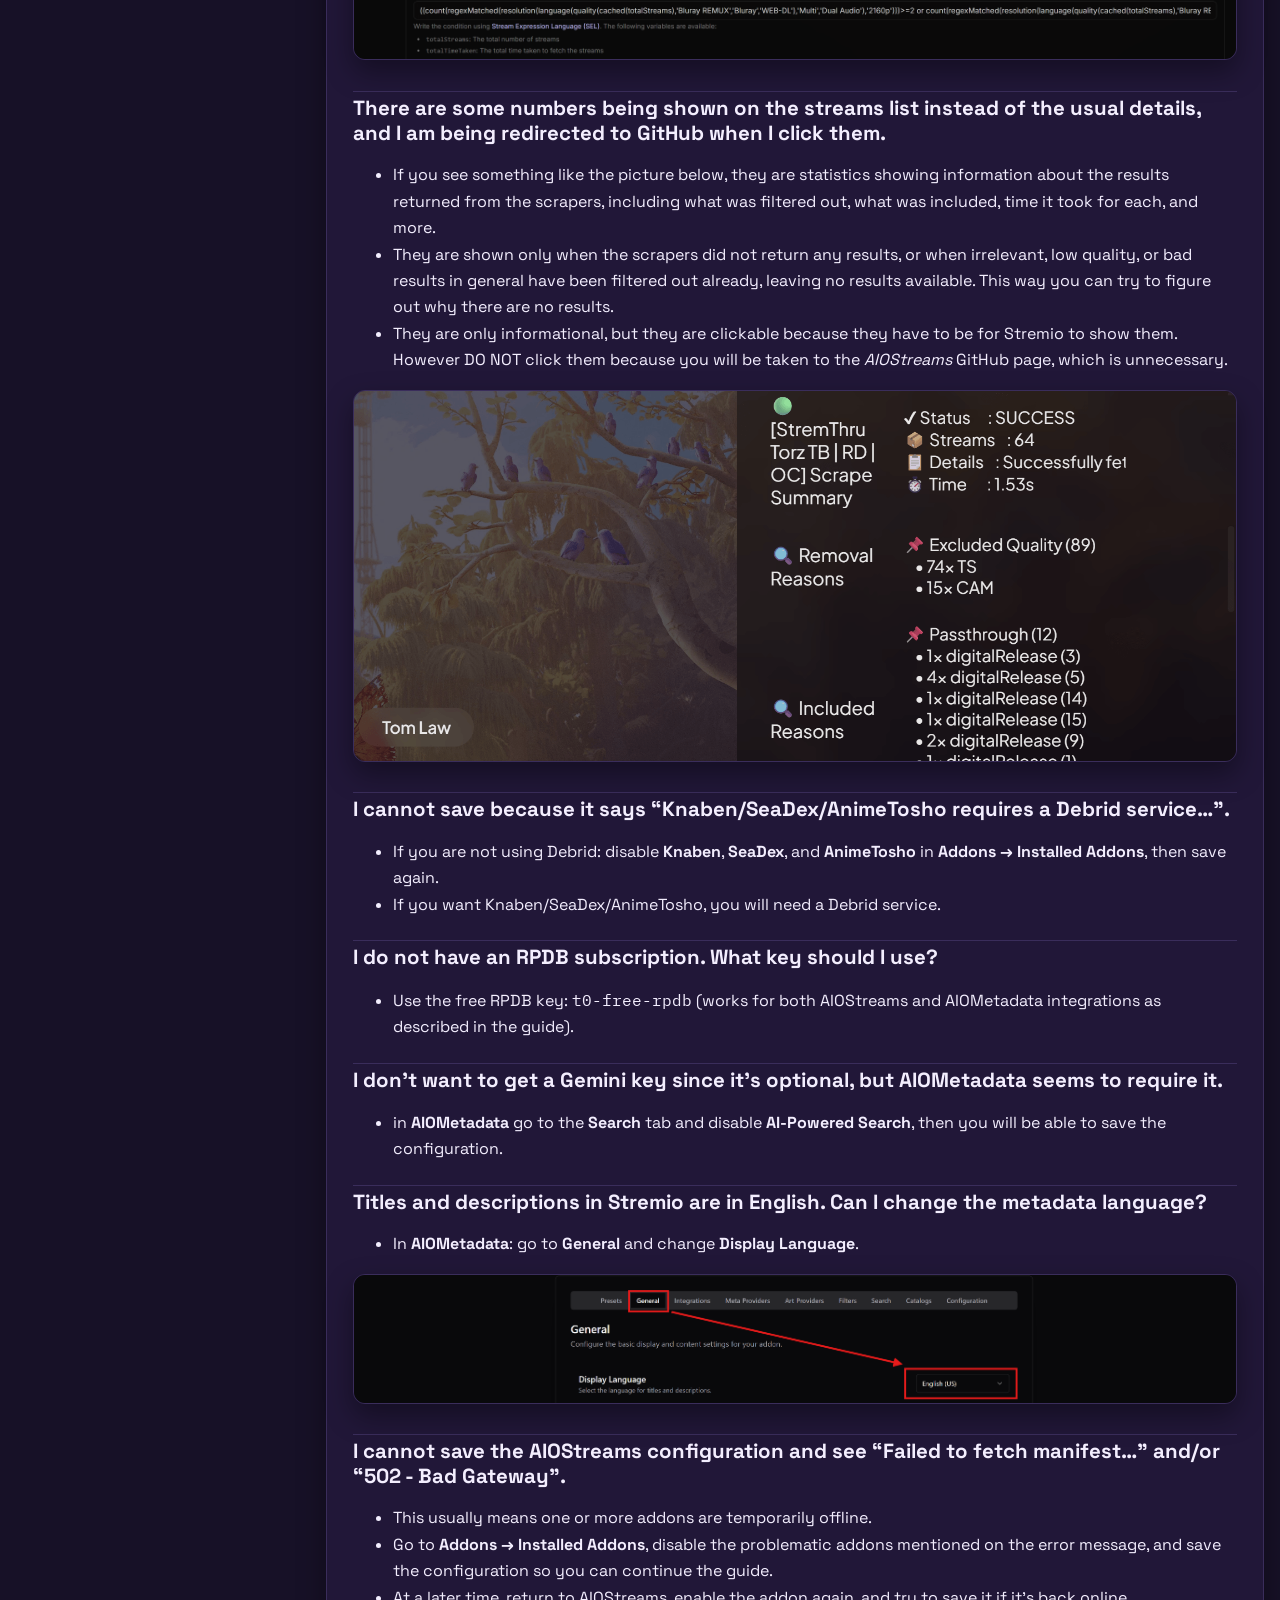
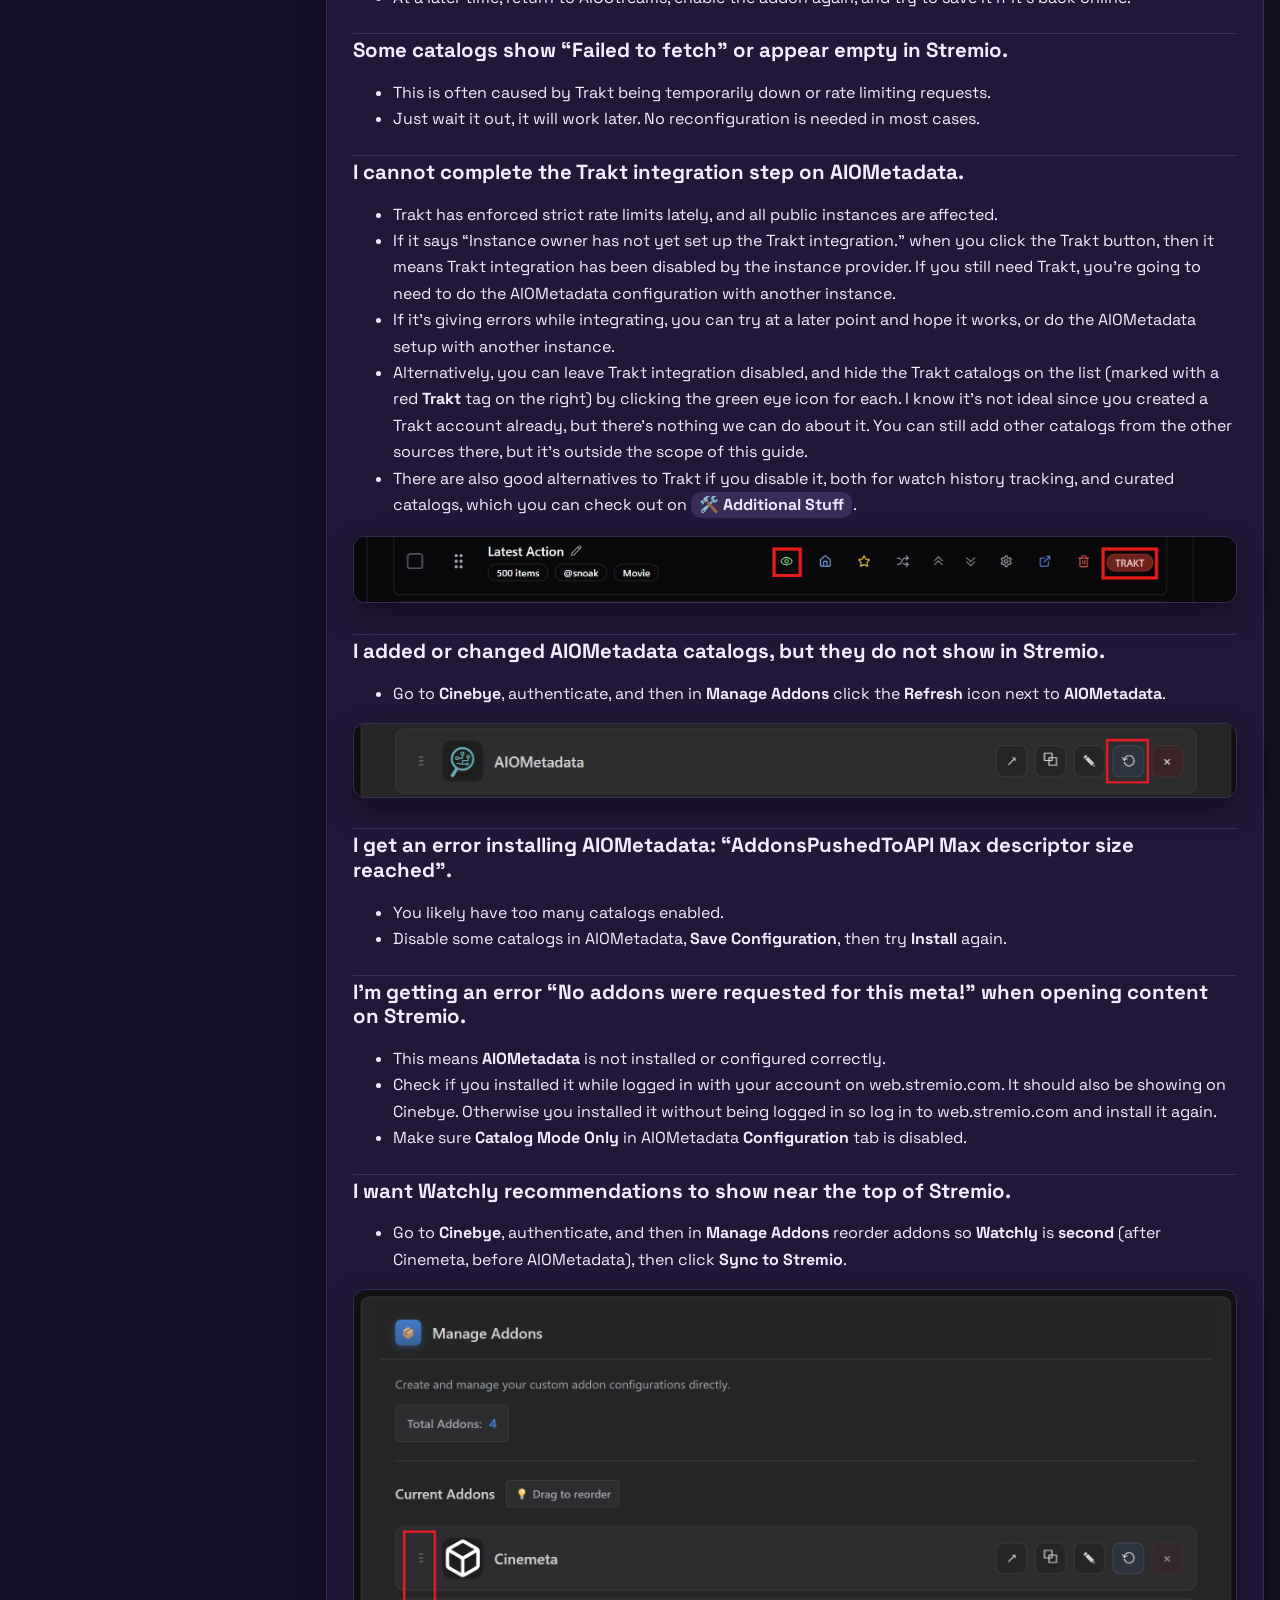
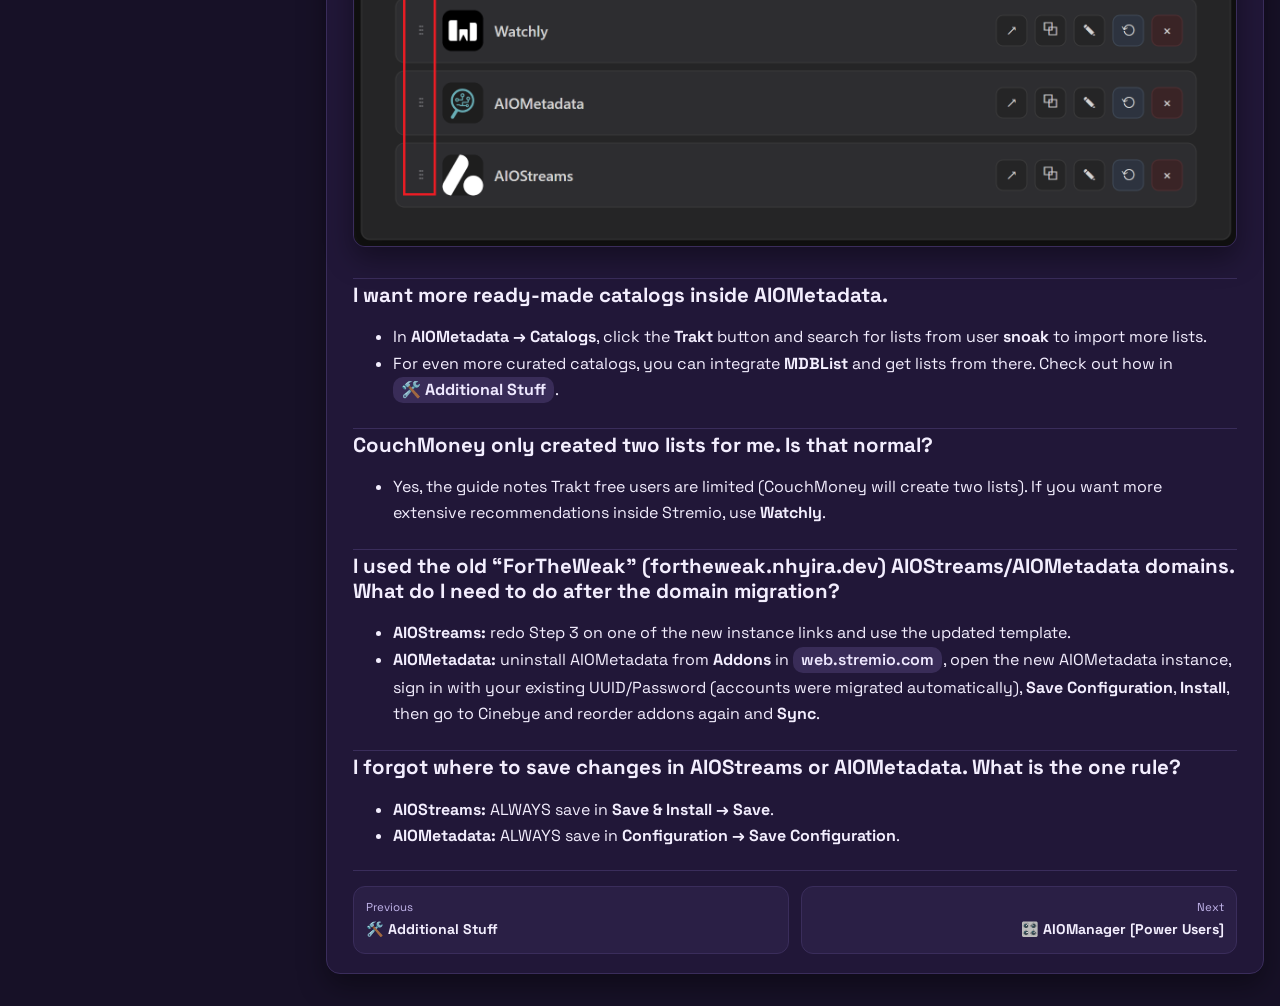
<file: 8-Configuration-QA.html>
<!doctype html>
<html lang="en" data-theme="light">
<head>
  <meta charset="utf-8">
  <meta http-equiv="X-UA-Compatible" content="IE=edge">
  <meta name="viewport" content="width=device-width, initial-scale=1">
  <title>❓ Configuration Q&amp;A | Stremio Perfect Setup Collector's Edition</title>
  <meta name="description" content="Full and Easy Total Beginner's Guide">
  <link rel="icon" href="/assets/images/sps-logo.svg" type="image/svg+xml">
  <link rel="shortcut icon" href="/assets/images/sps-logo.svg" type="image/svg+xml">
  <link rel="apple-touch-icon" href="/assets/images/sps-logo.svg">
  <link rel="preconnect" href="https://fonts.googleapis.com">
  <link rel="preconnect" href="https://fonts.gstatic.com" crossorigin>
  <link href="https://fonts.googleapis.com/css2?family=IBM+Plex+Mono:wght@400;500&family=Space+Grotesk:wght@400;500;700&display=swap" rel="stylesheet">
  <link rel="stylesheet" href="/assets/css/style.css">
  <script src="/assets/js/theme.js"></script>

</head>
<body>
  <header class="topbar">
    <button class="icon-btn" id="nav-toggle" aria-label="Open navigation" aria-controls="sidebar" aria-expanded="false">☰</button>
    <a class="topbar-brand" href="/index.html">
      <img src="/assets/images/sps-logo.svg" alt="Stremio logo" class="topbar-logo">
      <span class="topbar-brand-text">
        <span class="topbar-title">Stremio Perfect Setup Collector's Edition</span>
        <span class="topbar-subtitle">Full and Easy Total Beginner's Guide</span>
      </span>
    </a>
    <button class="icon-btn" id="theme-toggle" aria-label="Toggle theme" aria-pressed="false">◐</button>
  </header>

  <button class="nav-backdrop" id="nav-backdrop" aria-hidden="true"></button>

  <aside class="sidebar" id="sidebar" aria-label="Guide navigation">
    <div class="sidebar__inner">
      <nav id="sidebar-nav"></nav>
    </div>
  </aside>

  <div class="layout">
    <main id="main-content" class="content">
      <article class="doc-card fade-in">
        <h1 id="-configuration-qa">❓ Configuration Q&amp;A </h1>

<p>I am including this section for anyone who has any additional questions or is encountering any common issues. Most of this is already in the guide, but a lot of you skip them :), so I have extracted them here for you to find answers quickly:</p>

<h2 id="i-would-like-to-share-my-setup-with-my-friends-and-family-is-that-possible"><strong>I would like to share my setup with my friends and family. Is that possible?</strong></h2>
<ul>
  <li>It would depend on the approach you chose during the guide, and what “level” of sharing you want to achieve.</li>
  <li>You can install the same addons with the same configurations (same Manifest URL) onto multiple Stremio accounts. However, keep in mind:
    <ul>
      <li>If you used a Debrid, only <em>TorBox</em> allows you to use it with multiple IPs/streams (thus multiple accounts), <em>Real-Debrid</em> allows only one IP. You can proxy the <em>Real-Debrid</em> requests, but that needs self-hosting and it’s beyond the scope of this guide. For <em>TorBox</em>, you can use its API key on multiple configurations as you see fit. Just don’t abuse with it, it’s fair use, if you resell or give it to your entire village, where they notice suspiciously high usage, you will get banned.</li>
      <li>As such, if you’re using <em>TorBox</em>, or a <em>P2P/HTTP</em> setup, you can share the same <strong>AIOStreams</strong> configuration, meaning you can install the same configuration directly by switching Stremio accounts on <a href="https://web.stremio.com/"><strong>web.stremio.com</strong></a> and installing it on each by pressing <strong>Install</strong> from the <strong>Save &amp; Install</strong> tab on <em>AIOStreams</em>, like you did the first time.</li>
      <li><strong>AIOMetadata</strong> can also be shared, thus you can also install the same configuration directly by switching Stremio accounts on <a href="https://web.stremio.com/"><strong>web.stremio.com</strong></a> and installing it on each by pressing <strong>Install</strong> from the <strong>Configuration</strong> tab on <em>AIOMetadata</em>, like you did the first time. However, if you integrated your Trakt or Simkl account on <em>AIOMetadata</em>, keep in mind that these accounts will also be included. If you don’t care about this, or you didn’t integrate Trakt on <em>AIOMetadata</em>, then it’s not a problem. This is separate from the <strong>Trakt Scrobbling</strong> you enabled directly on your Stremio account, which you should also do with separate Trakt accounts for each Stremio account, if you enable it at all.</li>
      <li><strong>Watchly</strong> is account-specific, because it binds directly to your Stremio account, so this addon you need to configure separately for each Stremio account. It will create catalogs based on your watch history, so it wouldn’t make sense to do that based on the watch history of another account.</li>
      <li>The <em>TMDB, TVDB, RPDB, Gemini</em> API keys can be shared, which allows <em>AIOStreams</em> and <em>AIOMetadata</em> to be shared as described in the first place.</li>
    </ul>
  </li>
</ul>

<h2 id="i-installed-or-removed-addons-but-nothing-changes-in-stremio-am-i-in-the-wrong-place"><strong>I installed or removed addons, but nothing changes in Stremio. Am I in the wrong place?</strong></h2>
<ul>
  <li>Make sure you are signed into <a href="https://web.stremio.com/"><strong>web.stremio.com</strong></a> when installing or removing addons. Being logged into <a href="https://www.stremio.com/"><strong>www.stremio.com</strong></a> (account site) does not automatically log you into web.stremio.com.</li>
</ul>

<p><img src="/assets/images/2.1.png" alt="Sign In" /></p>

<h2 id="im-getting-an-error-no-addons-were-requested-for-streams-when-opening-content-on-stremio"><strong>I’m getting an error “No addons were requested for streams” when opening content on Stremio.</strong></h2>
<ul>
  <li>This means <strong>AIOStreams</strong> is not installed or configured correctly.</li>
  <li>Check if you installed it while logged in with your account on web.stremio.com. It should also be showing on Cinebye. Otherwise you installed it without being logged in so log in to web.stremio.com and install it again.</li>
  <li>In <strong>AIOStreams</strong> go to <strong>Addons</strong> and check if there are any addons (Torrentio, StremThru, etc.), and they are enabled. If there’s no addons, then you didn’t load the template provided in the guide. Please follow the AIOStreams setup again.</li>
</ul>

<h2 id="i-still-see-old-addons-and-clutter-how-do-i-reset-the-account-cleanly"><strong>I still see old addons and clutter. How do I “reset” the account cleanly?</strong></h2>
<ul>
  <li>In <a href="https://web.stremio.com/"><strong>Stremio Web</strong></a>: go to <strong>Addons</strong> and uninstall everything you can.</li>
  <li>Also remove the <strong>Trakt Integration</strong> addon (it is different from <strong>Trakt Scrobbling</strong>).</li>
  <li><strong>Cinemeta</strong> and <strong>Local Files</strong> cannot be removed. You patch them via Cinebye.</li>
</ul>

<p><img src="/assets/images/2.3.png" alt="Remove Addons" /></p>

<h2 id="i-am-not-using-a-debrid-service-and-i-want-to-stream-via-p2p-torrents-directly-what-should-i-change-and-what-should-i-expect"><strong>I am not using a Debrid service and I want to stream via P2P torrents directly. What should I change, and what should I expect?</strong></h2>
<ul>
  <li>In <strong>AIOStreams → Addons → Installed Addons</strong>, disable <strong>AnimeTosho</strong>, <strong>SeaDex</strong>, and <strong>Knaben</strong> because they do not work without a Debrid service.</li>
  <li>You can still get anime results via the other scrapers, but they will be more limited. <strong>SeaDex</strong> and <strong>AnimeTosho</strong> usually increase the chances of finding better anime sources.</li>
  <li>When streaming via torrents, keep in mind speeds can be slow, and some links can be unwatchable if there are not enough peers.</li>
  <li>When torrenting, prefer links with a higher peer count (shown next to the <strong>P2P</strong> label).</li>
  <li>See also the next question below to enable HTTP streams in addition to torrenting.</li>
</ul>

<h2 id="i-cant-pay-for-a-debrid-service-but-i-also-cant-use-p2p-torrenting-because-it-seems-to-be-very-slow-or-for-other-reasons"><strong>I can’t pay for a Debrid service, but I also can’t use P2P torrenting because it seems to be very slow, or for other reasons.</strong></h2>
<ul>
  <li>The only remaining option would be direct HTTP streams, which are free, no Debrid, no torrent.</li>
  <li>When you load the template provided in this guide on <strong>AIOStreams</strong>, you can skip the “<strong>Select Services</strong>” step, and on the “<strong>Template Options</strong>” step, you need to enable the “<strong>HTTP Addons</strong>” toggle. This will install <strong>Sootio</strong>, <strong>Nuvio Streams</strong>,  <strong>WebStreamr</strong>, and <strong>HD Hub</strong> addons, which provide direct HTTP streaming links. If you want you can additionally configure them with the pencil button to the right, e.g. for <em>WebStreamr</em> you can select specialty language providers.</li>
  <li>The HTTP streams will show with the 🌐 icon on the stream information view.</li>
  <li>The HTTP option might work very well sometimes, but it’s not without its limitations. The streams you will find are more limited, the provider servers may be slow during high load times, and the quality may be lacking. But it’s better than nothing I guess.</li>
</ul>

<h2 id="whats-the-difference-between--debrid--p2p-and--http-streams-and-which-should-i-choose"><strong>What’s the difference between ⚡ DEBRID, 🧲 P2P, and 🌐 HTTP streams, and which should I choose?</strong></h2>
<ul>
  <li>You will choose which stream type you prefer during the <em>AIOStreams</em> template import.
    <ul>
      <li><strong>⚡ DEBRID</strong> is paid, but fast, safest and most reliable. Activated by selecting a Debrid service when you import the template.</li>
      <li><strong>🧲 P2P</strong> is free, but slower and risky depending on the laws of your country. Activated automatically if you don’t select a Debrid when you import the template.</li>
      <li><strong>🌐 HTTP</strong> is free and safe, but slower and less reliable than Debrid. Activated if you enable the <em>HTTP Addons</em> option when you import the template.</li>
    </ul>
  </li>
  <li><em>In case <strong>P2P</strong> is an issue in your country: If you use <strong>Debrid</strong> (paid) or <strong>HTTP</strong> (free) streams, you are generally safe and don’t need a VPN. <strong>Debrid</strong> however is still the safest and most reliable solution.</em></li>
</ul>

<h2 id="i-dont-understand-what-the-icons--on-the-stream-information-view-mean-how-do-i-read-them"><strong>I don’t understand what the icons (⚡,⏳,…) on the stream information view mean. How do I read them?</strong></h2>
<ul>
  <li>Go to <a href="/7-Additional-Stuff.html#understanding-stream-information-view"><strong>🛠️ Additional Stuff</strong></a> to read the descriptions for each icon.</li>
</ul>

<h2 id="the-icons-of-the-stream-information-view-are-too-plaincolorful-i-would-like-moreless-colors-to-differentiate"><strong>The icons of the stream information view are too plain/colorful, I would like more/less colors to differentiate.</strong></h2>
<ul>
  <li>Go to <a href="/7-Additional-Stuff.html#alternative-stream-information-icons"><strong>🛠️ Additional Stuff</strong></a> on the extended guide to get an alternative template you can use instead.</li>
</ul>

<h2 id="i-want-trakt-progress-syncing-but-i-do-not-want-extra-trakt-addons"><strong>I want Trakt progress syncing, but I do not want extra Trakt addons.</strong></h2>
<ul>
  <li>In <a href="https://web.stremio.com/">web.stremio.com</a>, sign in, and go to <strong>Settings</strong> and enable <strong>Trakt Scrobbling</strong> by connecting your Trakt account.</li>
  <li>Then uninstall the <strong>Trakt Integration</strong> addon from Stremio addons.</li>
</ul>

<p><img src="/assets/images/2.2.png" alt="Trakt Scrobbling" /></p>

<h2 id="i-want-anime-sources-but-i-am-not-seeing-them"><strong>I want Anime sources, but I am not seeing them.</strong></h2>
<ul>
  <li>In <strong>AIOStreams</strong>: go to <strong>Addons → Installed Addons</strong> and enable <strong>SeaDex</strong> and <strong>AnimeTosho</strong> (installed only if you enabled a Debrid service and activated the Anime addons when you loaded the template).</li>
</ul>

<p><img src="/assets/images/3.9.1.png" alt="Addon Configuration" /></p>

<ul>
  <li>In <strong>AIOMetadata</strong>: go to <strong>Search</strong> and enable both <strong>Anime Search Engine</strong> switches.</li>
</ul>

<p><img src="/assets/images/4.4.1.png" alt="Anime Search" /></p>

<h2 id="i-want-subtitles-in-specific-languages"><strong>I want subtitles in specific languages.</strong></h2>
<ul>
  <li>In <strong>AIOStreams</strong>: go to <strong>Addons → Installed Addons</strong>, edit <strong>OpenSubtitles V3 Pro</strong>, and set your subtitle language preferences there.</li>
</ul>

<h2 id="i-dont-understand-how-the-streams-shown-to-me-are-being-sorted"><strong>I don’t understand how the streams shown to me are being sorted.</strong></h2>
<ul>
  <li>Go to <a href="/7-Additional-Stuff.html#smart-stream-selection--sorting"><strong>🛠️ Additional Stuff</strong></a> to see the configured sort order.</li>
</ul>

<h2 id="i-need-non-english-results-to-appear-first-in-the-results-list"><strong>I need non-English results to appear first in the results list.</strong></h2>
<ul>
  <li>In <strong>AIOStreams</strong>: go to <strong>Filters → Language</strong>.</li>
  <li>Add your language to <strong>Preferred Languages</strong>.</li>
  <li>Put it first in <strong>Preference Order</strong>.</li>
  <li>You can also add the language in the <strong>Required Languages</strong> if you want to ONLY show streams in that language, but keep in mind that streams that might have no language tags at all or tagged as “multi” will be filtered out.</li>
</ul>

<p><img src="/assets/images/3.9.2.png" alt="Preferred Language" /></p>

<h2 id="i-want-my-language-to-be-prioritized-even-before-qualityresolution"><strong>I want my language to be prioritized even before Quality/Resolution.</strong></h2>
<ul>
  <li>In <strong>AIOStreams</strong>: go to <strong>Sorting</strong>.</li>
  <li>For the <strong>Split by Cache: Cached Streams</strong> list in the <strong>Global</strong> tab, move <strong>Language</strong> to the top (or wherever you want it).</li>
  <li>Repeat for the <strong>Split by Cache: Uncached Streams</strong> list.</li>
</ul>

<p><img src="/assets/images/3.9.3.png" alt="Sorting Language" /></p>

<h2 id="i-am-not-happy-with-the-results-especially-non-english-is-that-all-or-could-some-have-been-filtered-out"><strong>I am not happy with the results, especially non-English. Is that all or could some have been filtered out?</strong></h2>
<ul>
  <li>Depending on the filenames of the streams, especially non-English results that don’t follow the standard naming, could be more difficult to be parsed. The <strong>Matching</strong> option in <strong>AIOStreams</strong> helps to avoid any streams from the wrong show to be shown, using this filename information. You can try to disable it however to see if it helps. Go to <strong>Filters → Matching</strong> and disable it by turning off the <strong>Enable</strong> toggle in all three sections:
    <ul>
      <li><em>Title Matching</em></li>
      <li><em>Year Matching</em></li>
      <li><em>Season/Episode Matching</em></li>
    </ul>
  </li>
  <li>Before disabling it entirely, you can try first to simply disable the <strong>Strict</strong> toggles and check, otherwise disable it entirely. Keep in mind however that sometimes wrong results might be shown.</li>
</ul>

<p><img src="/assets/images/3.12.2.png" alt="Disable Matching" /></p>

<h2 id="results-are-coming-in-too-slowly-how-can-i-speed-it-up"><strong>Results are coming in too slowly. How can I speed it up?</strong></h2>
<ul>
  <li>In <strong>AIOStreams</strong>: go to <strong>Addons → Addon Fetching Strategy</strong> and try <strong>Dynamic</strong>, leave the <strong>Exit Condition</strong> as is, then save your config.</li>
  <li>If you notice it misses good links, switch back to <strong>Default</strong>.</li>
</ul>

<p><img src="/assets/images/3.12.1.png" alt="Change Fetching" /></p>

<h2 id="i-feel-like-i-am-getting-too-few-good-results-what-should-i-change"><strong>I feel like I am getting too few good results. What should I change?</strong></h2>
<ul>
  <li>If you set fetching to <strong>Dynamic</strong> (<strong>AIOStreams → Addons → Addon Fetching Strategy</strong>), try switching back to <strong>Default</strong>.</li>
  <li>Make sure you have enough scrapers enabled.</li>
  <li>Go to <a href="/7-Additional-Stuff.html#smart-stream-selection--sorting"><strong>🛠️ Additional Stuff</strong></a> to see the optimizations configured in the <strong>AIOStreams</strong> template provided in this guide and how to make changes to them.</li>
</ul>

<p><img src="/assets/images/3.12.1.png" alt="Change Fetching" /></p>

<h2 id="there-are-some-numbers-being-shown-on-the-streams-list-instead-of-the-usual-details-and-i-am-being-redirected-to-github-when-i-click-them"><strong>There are some numbers being shown on the streams list instead of the usual details, and I am being redirected to GitHub when I click them.</strong></h2>
<ul>
  <li>If you see something like the picture below, they are statistics showing information about the results returned from the scrapers, including what was filtered out, what was included, time it took for each, and more.</li>
  <li>They are shown only when the scrapers did not return any results, or when irrelevant, low quality, or bad results in general have been filtered out already, leaving no results available. This way you can try to figure out why there are no results.</li>
  <li>They are only informational, but they are clickable because they have to be for Stremio to show them. However DO NOT click them because you will be taken to the <em>AIOStreams</em> GitHub page, which is unnecessary.</li>
</ul>

<p><img src="/assets/images/3.12.0.png" alt="Show Statistics" /></p>

<h2 id="i-cannot-save-because-it-says-knabenseadexanimetosho-requires-a-debrid-service"><strong>I cannot save because it says “Knaben/SeaDex/AnimeTosho requires a Debrid service…”.</strong></h2>
<ul>
  <li>If you are not using Debrid: disable <strong>Knaben</strong>, <strong>SeaDex</strong>, and <strong>AnimeTosho</strong> in <strong>Addons → Installed Addons</strong>, then save again.</li>
  <li>If you want Knaben/SeaDex/AnimeTosho, you will need a Debrid service.</li>
</ul>

<h2 id="i-do-not-have-an-rpdb-subscription-what-key-should-i-use"><strong>I do not have an RPDB subscription. What key should I use?</strong></h2>
<ul>
  <li>Use the free RPDB key: <code class="language-plaintext highlighter-rouge">t0-free-rpdb</code> (works for both AIOStreams and AIOMetadata integrations as described in the guide).</li>
</ul>

<h2 id="i-dont-want-to-get-a-gemini-key-since-its-optional-but-aiometadata-seems-to-require-it"><strong>I don’t want to get a Gemini key since it’s optional, but AIOMetadata seems to require it.</strong></h2>
<ul>
  <li>in <strong>AIOMetadata</strong> go to the <strong>Search</strong> tab and disable <strong>AI-Powered Search</strong>, then you will be able to save the configuration.</li>
</ul>

<h2 id="titles-and-descriptions-in-stremio-are-in-english-can-i-change-the-metadata-language"><strong>Titles and descriptions in Stremio are in English. Can I change the metadata language?</strong></h2>
<ul>
  <li>In <strong>AIOMetadata</strong>: go to <strong>General</strong> and change <strong>Display Language</strong>.</li>
</ul>

<p><img src="/assets/images/4.4.3.png" alt="Display Language" /></p>

<h2 id="i-cannot-save-the-aiostreams-configuration-and-see-failed-to-fetch-manifest-andor-502---bad-gateway"><strong>I cannot save the AIOStreams configuration and see “Failed to fetch manifest…” and/or “502 - Bad Gateway”.</strong></h2>
<ul>
  <li>This usually means one or more addons are temporarily offline.</li>
  <li>Go to <strong>Addons → Installed Addons</strong>, disable the problematic addons mentioned on the error message, and save the configuration so you can continue the guide.</li>
  <li>At a later time, return to AIOStreams, enable the addon again, and try to save it if it’s back online.</li>
</ul>

<h2 id="some-catalogs-show-failed-to-fetch-or-appear-empty-in-stremio"><strong>Some catalogs show “Failed to fetch” or appear empty in Stremio.</strong></h2>
<ul>
  <li>This is often caused by Trakt being temporarily down or rate limiting requests.</li>
  <li>Just wait it out, it will work later. No reconfiguration is needed in most cases.</li>
</ul>

<h2 id="i-cannot-complete-the-trakt-integration-step-on-aiometadata"><strong>I cannot complete the Trakt integration step on AIOMetadata.</strong></h2>
<ul>
  <li>Trakt has enforced strict rate limits lately, and all public instances are affected.</li>
  <li>If it says “Instance owner has not yet set up the Trakt integration.” when you click the Trakt button, then it means Trakt integration has been disabled by the instance provider. If you still need Trakt, you’re going to need to do the AIOMetadata configuration with another instance.</li>
  <li>If it’s giving errors while integrating, you can try at a later point and hope it works, or do the AIOMetadata setup with another instance.</li>
  <li>Alternatively, you can leave Trakt integration disabled, and hide the Trakt catalogs on the list (marked with a red <strong>Trakt</strong> tag on the right) by clicking the green eye icon for each. I know it’s not ideal since you created a Trakt account already, but there’s nothing we can do about it. You can still add other catalogs from the other sources there, but it’s outside the scope of this guide.</li>
  <li>There are also good alternatives to Trakt if you disable it, both for watch history tracking, and curated catalogs, which you can check out on <a href="/7-Additional-Stuff.html#enriching-your-catalogs-trakt-alternatives"><strong>🛠️ Additional Stuff</strong></a>.</li>
</ul>

<p><img src="/assets/images/4.4.1.png" alt="Trakt Disable" /></p>

<h2 id="i-added-or-changed-aiometadata-catalogs-but-they-do-not-show-in-stremio"><strong>I added or changed AIOMetadata catalogs, but they do not show in Stremio.</strong></h2>
<ul>
  <li>Go to <strong>Cinebye</strong>, authenticate, and then in <strong>Manage Addons</strong> click the <strong>Refresh</strong> icon next to <strong>AIOMetadata</strong>.</li>
</ul>

<p><img src="/assets/images/5.6.png" alt="Refresh Addons" /></p>

<h2 id="i-get-an-error-installing-aiometadata-addonspushedtoapi-max-descriptor-size-reached"><strong>I get an error installing AIOMetadata: “AddonsPushedToAPI Max descriptor size reached”.</strong></h2>
<ul>
  <li>You likely have too many catalogs enabled.</li>
  <li>Disable some catalogs in AIOMetadata, <strong>Save Configuration</strong>, then try <strong>Install</strong> again.</li>
</ul>

<h2 id="im-getting-an-error-no-addons-were-requested-for-this-meta-when-opening-content-on-stremio"><strong>I’m getting an error “No addons were requested for this meta!” when opening content on Stremio.</strong></h2>
<ul>
  <li>This means <strong>AIOMetadata</strong> is not installed or configured correctly.</li>
  <li>Check if you installed it while logged in with your account on web.stremio.com. It should also be showing on Cinebye. Otherwise you installed it without being logged in so log in to web.stremio.com and install it again.</li>
  <li>Make sure <strong>Catalog Mode Only</strong> in AIOMetadata <strong>Configuration</strong> tab is disabled.</li>
</ul>

<h2 id="i-want-watchly-recommendations-to-show-near-the-top-of-stremio"><strong>I want Watchly recommendations to show near the top of Stremio.</strong></h2>
<ul>
  <li>Go to <strong>Cinebye</strong>, authenticate, and then in <strong>Manage Addons</strong> reorder addons so <strong>Watchly</strong> is <strong>second</strong> (after Cinemeta, before AIOMetadata), then click <strong>Sync to Stremio</strong>.</li>
</ul>

<p><img src="/assets/images/5.4.png" alt="Order Addons" /></p>

<h2 id="i-want-more-ready-made-catalogs-inside-aiometadata"><strong>I want more ready-made catalogs inside AIOMetadata.</strong></h2>
<ul>
  <li>In <strong>AIOMetadata → Catalogs</strong>, click the <strong>Trakt</strong> button and search for lists from user <strong>snoak</strong> to import more lists.</li>
  <li>For even more curated catalogs, you can integrate <strong>MDBList</strong> and get lists from there. Check out how in <a href="/7-Additional-Stuff.html#enriching-your-catalogs-trakt-alternatives"><strong>🛠️ Additional Stuff</strong></a>.</li>
</ul>

<h2 id="couchmoney-only-created-two-lists-for-me-is-that-normal"><strong>CouchMoney only created two lists for me. Is that normal?</strong></h2>
<ul>
  <li>Yes, the guide notes Trakt free users are limited (CouchMoney will create two lists). If you want more extensive recommendations inside Stremio, use <strong>Watchly</strong>.</li>
</ul>

<h2 id="i-used-the-old-fortheweak-fortheweaknhyiradev-aiostreamsaiometadata-domains-what-do-i-need-to-do-after-the-domain-migration"><strong>I used the old “ForTheWeak” (fortheweak.nhyira.dev) AIOStreams/AIOMetadata domains. What do I need to do after the domain migration?</strong></h2>
<ul>
  <li><strong>AIOStreams:</strong> redo Step 3 on one of the new instance links and use the updated template.</li>
  <li><strong>AIOMetadata:</strong> uninstall AIOMetadata from <strong>Addons</strong> in <a href="https://web.stremio.com/">web.stremio.com</a>, open the new AIOMetadata instance, sign in with your existing UUID/Password (accounts were migrated automatically), <strong>Save Configuration</strong>, <strong>Install</strong>, then go to Cinebye and reorder addons again and <strong>Sync</strong>.</li>
</ul>

<h2 id="i-forgot-where-to-save-changes-in-aiostreams-or-aiometadata-what-is-the-one-rule"><strong>I forgot where to save changes in AIOStreams or AIOMetadata. What is the one rule?</strong></h2>
<ul>
  <li><strong>AIOStreams:</strong> ALWAYS save in <strong>Save &amp; Install → Save</strong>.</li>
  <li><strong>AIOMetadata:</strong> ALWAYS save in <strong>Configuration → Save Configuration</strong>.</li>
</ul>



        <section class="quick-nav" id="quick-nav" hidden>
          <details id="quick-nav-details">
            <summary>Quick Navigation</summary>
            <ul id="quick-nav-list"></ul>
          </details>
        </section>
        <nav class="pager" id="pager" aria-label="Page navigation" hidden></nav>
      </article>
    </main>
  </div>

  <script src="/assets/js/navigation.js"></script>
  <script src="/assets/js/checklist.js"></script>
  <script src="/assets/js/image-toggle.js"></script>
</body>
</html>
</file>
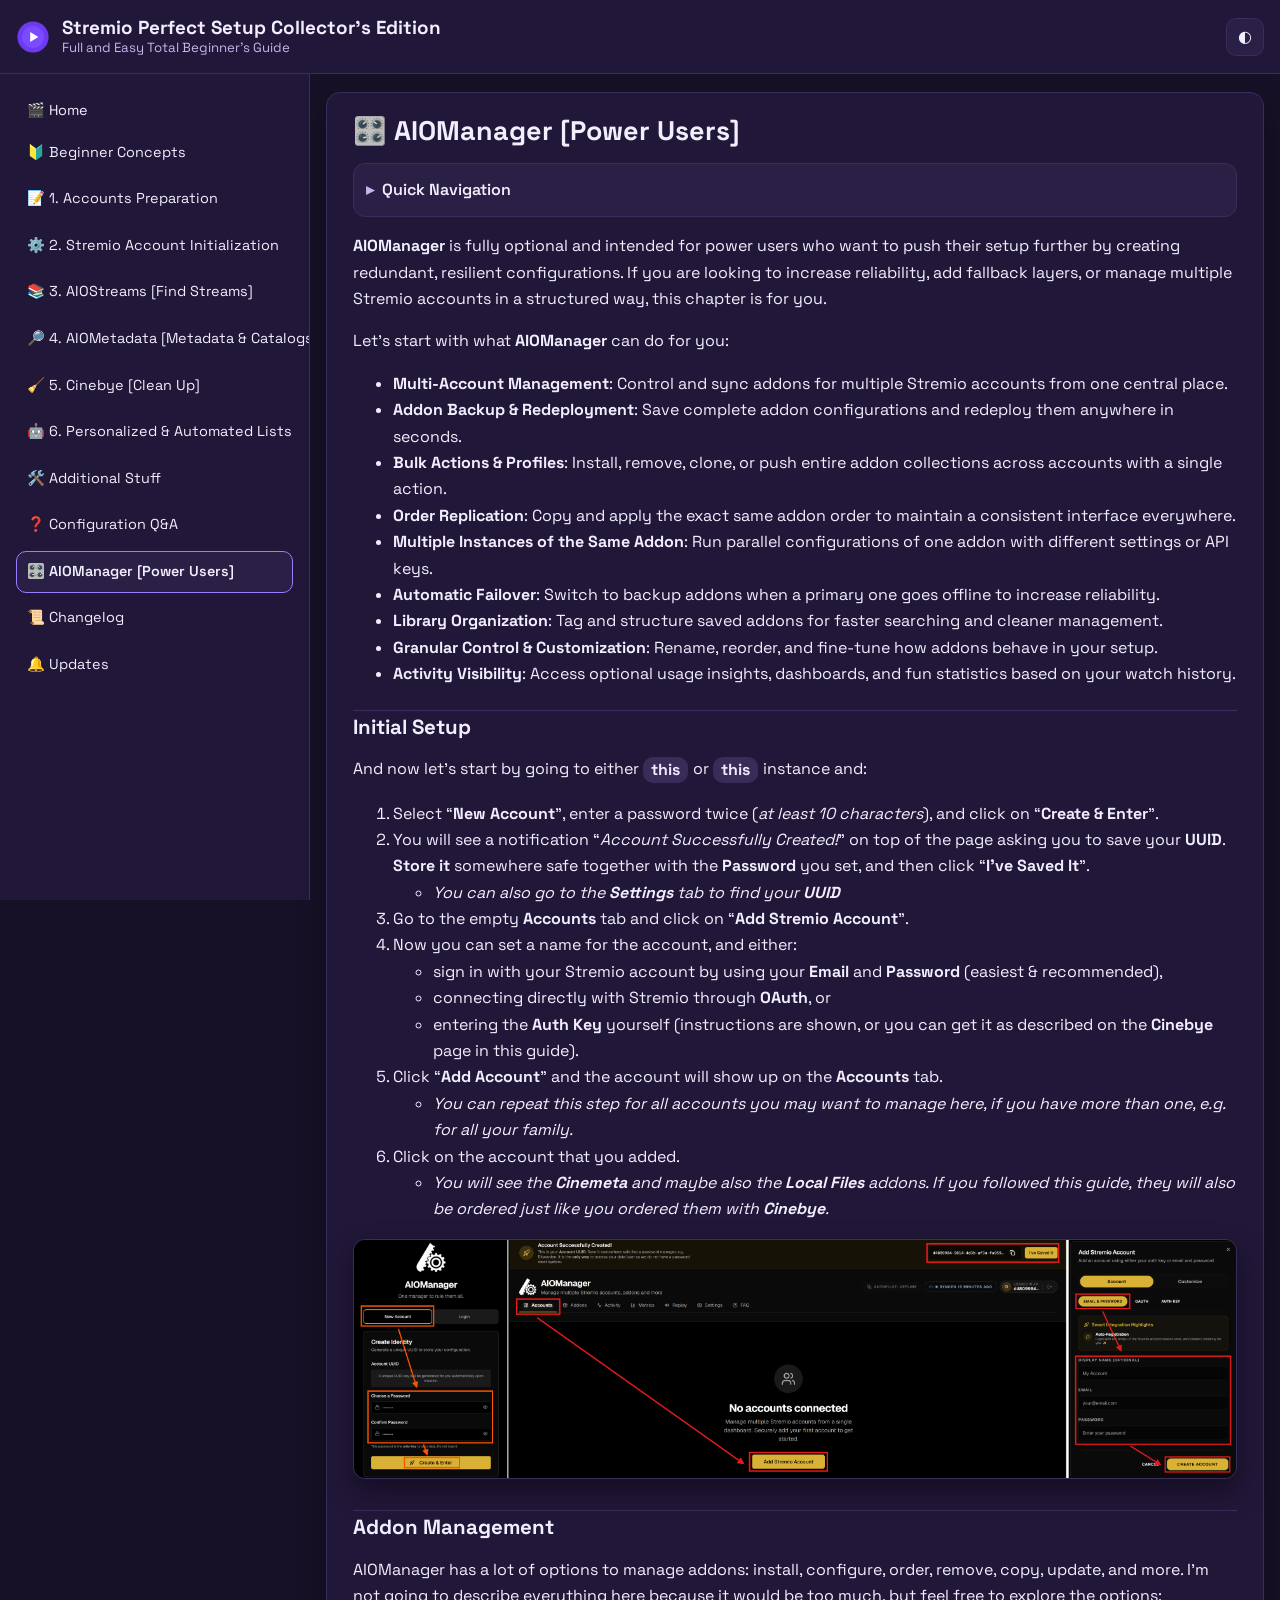
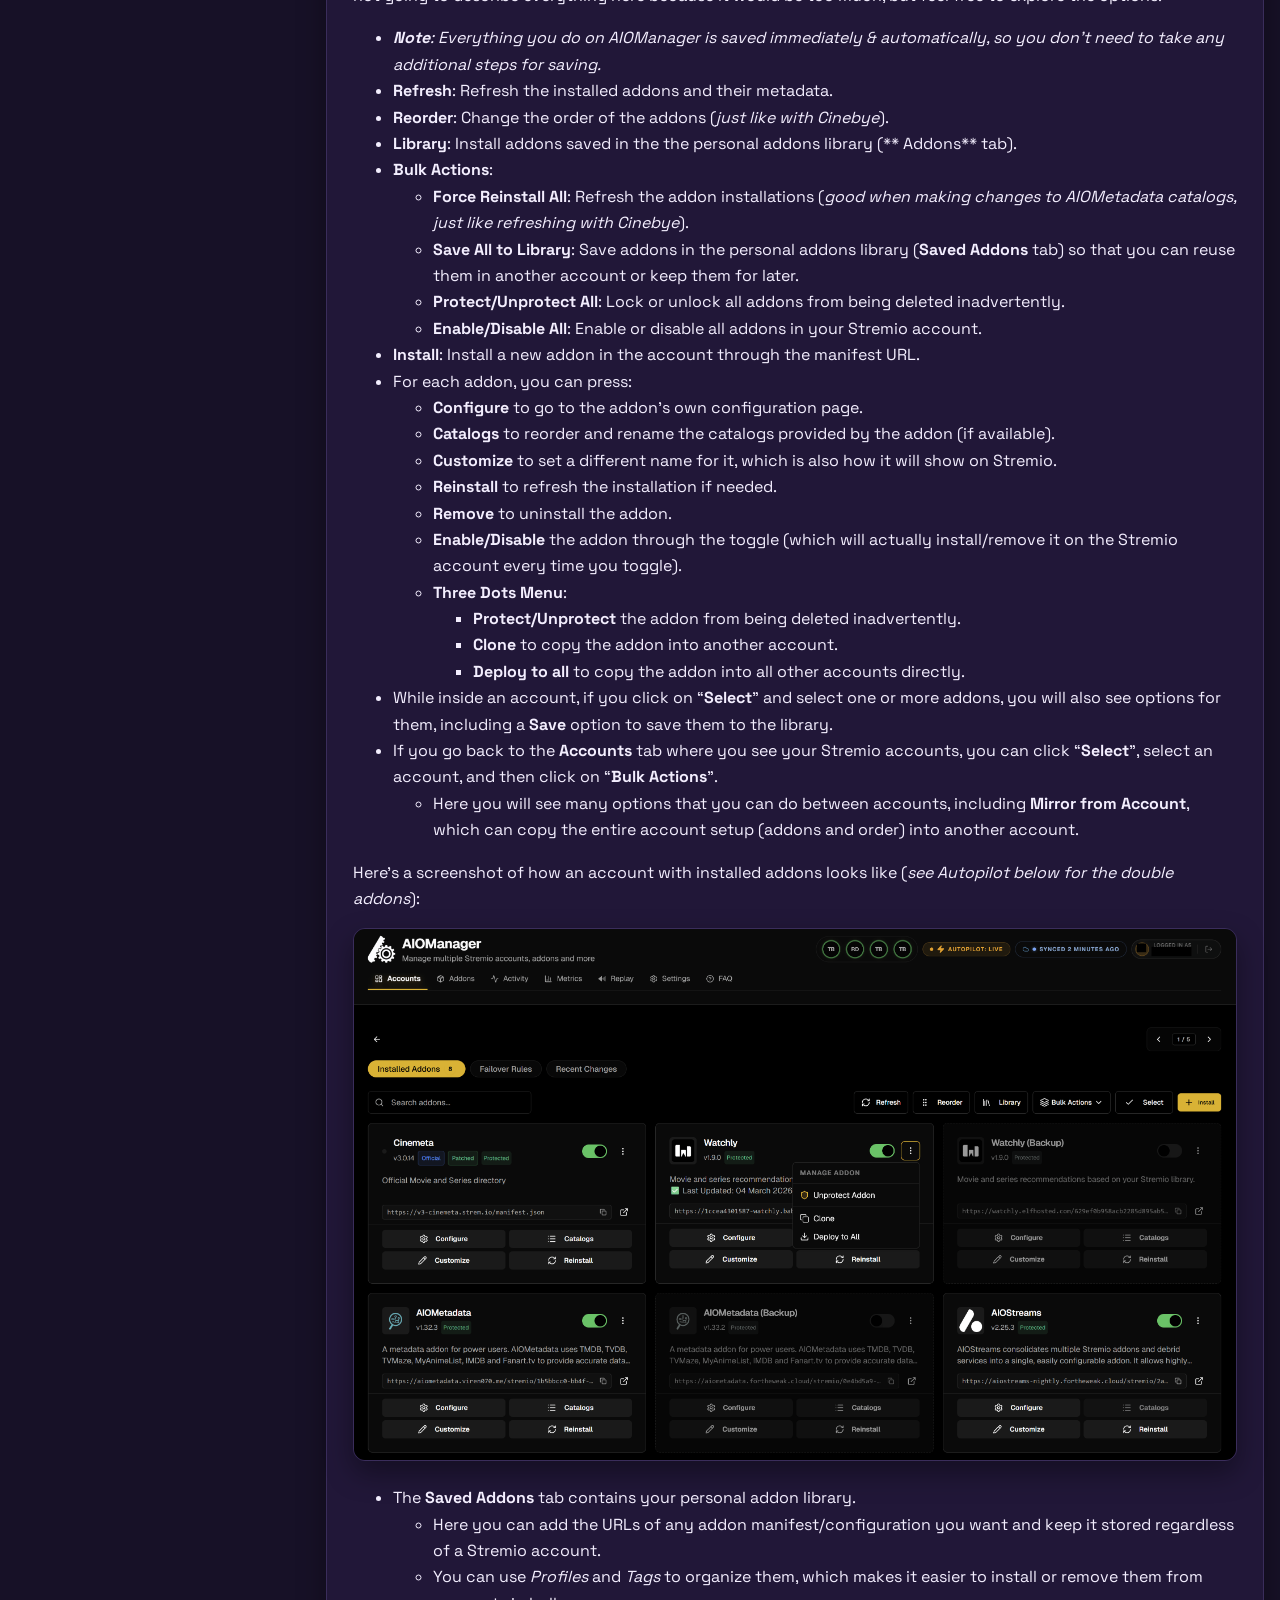
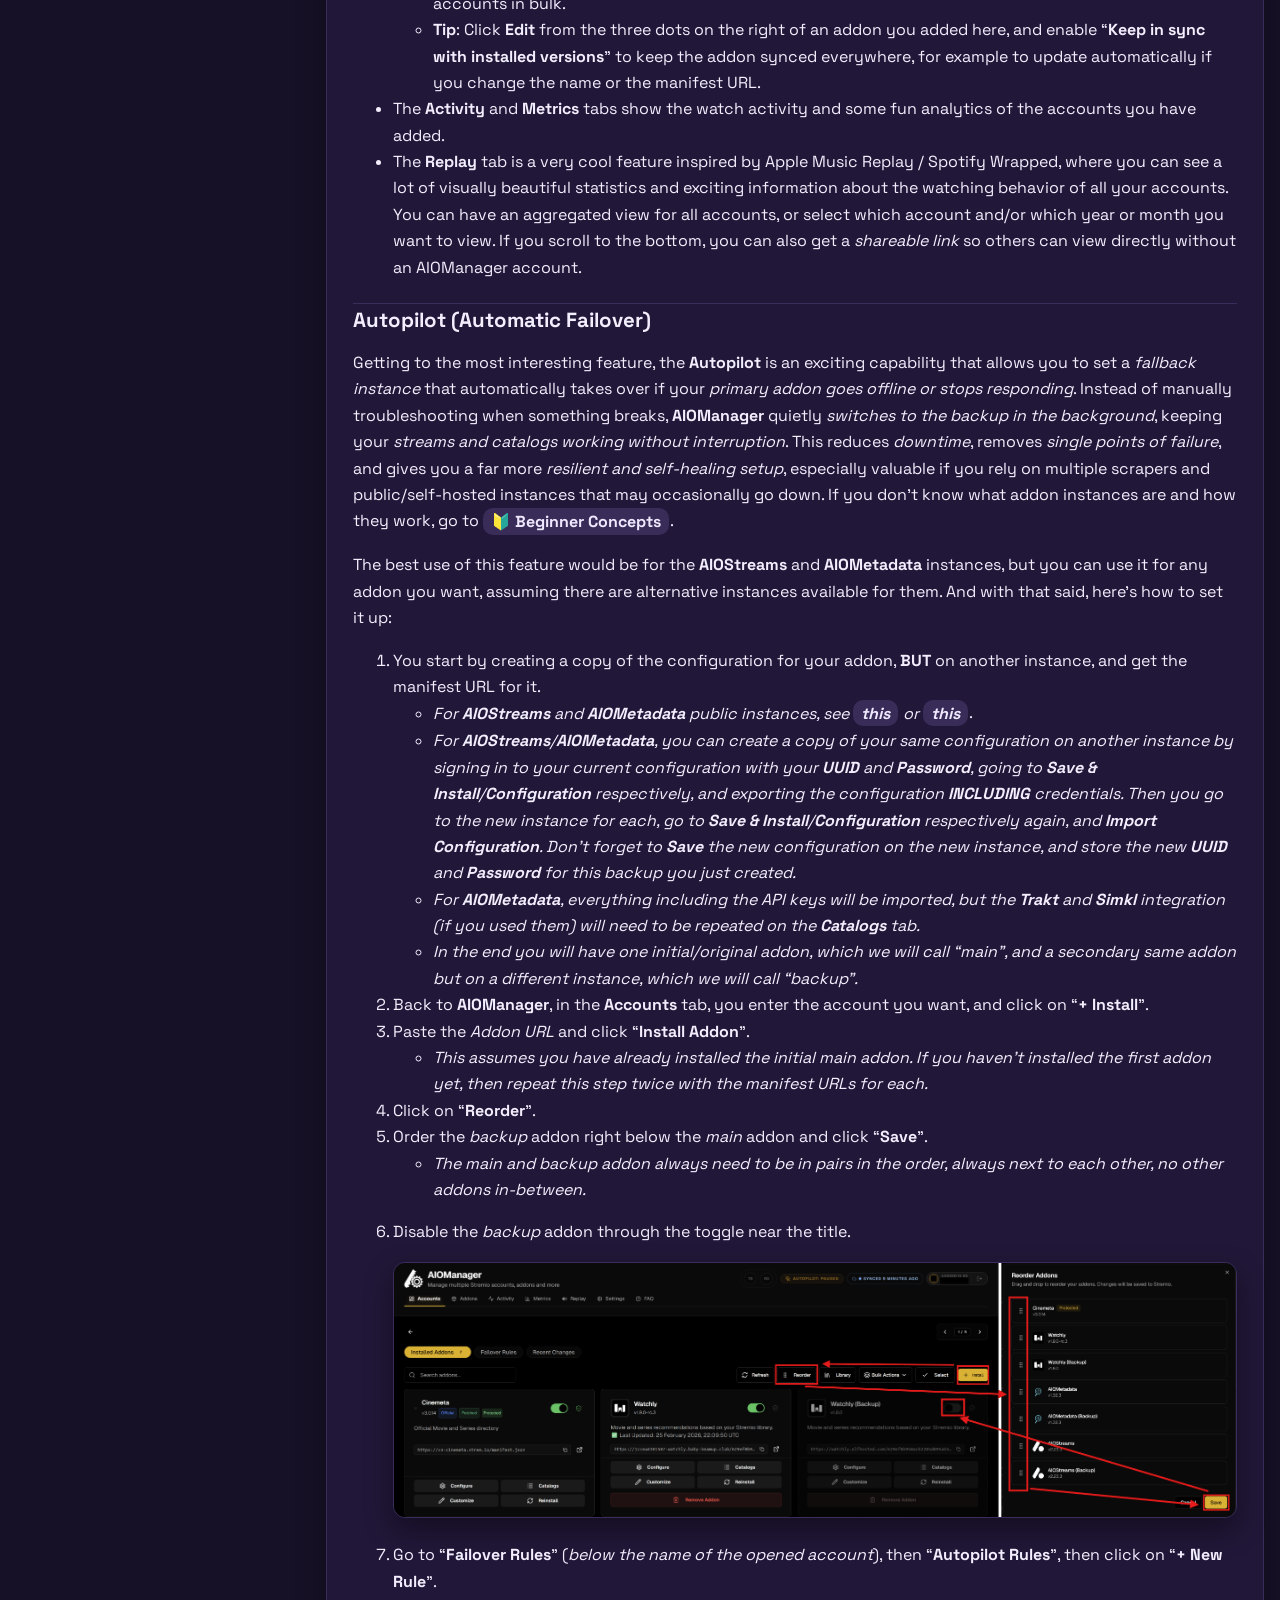
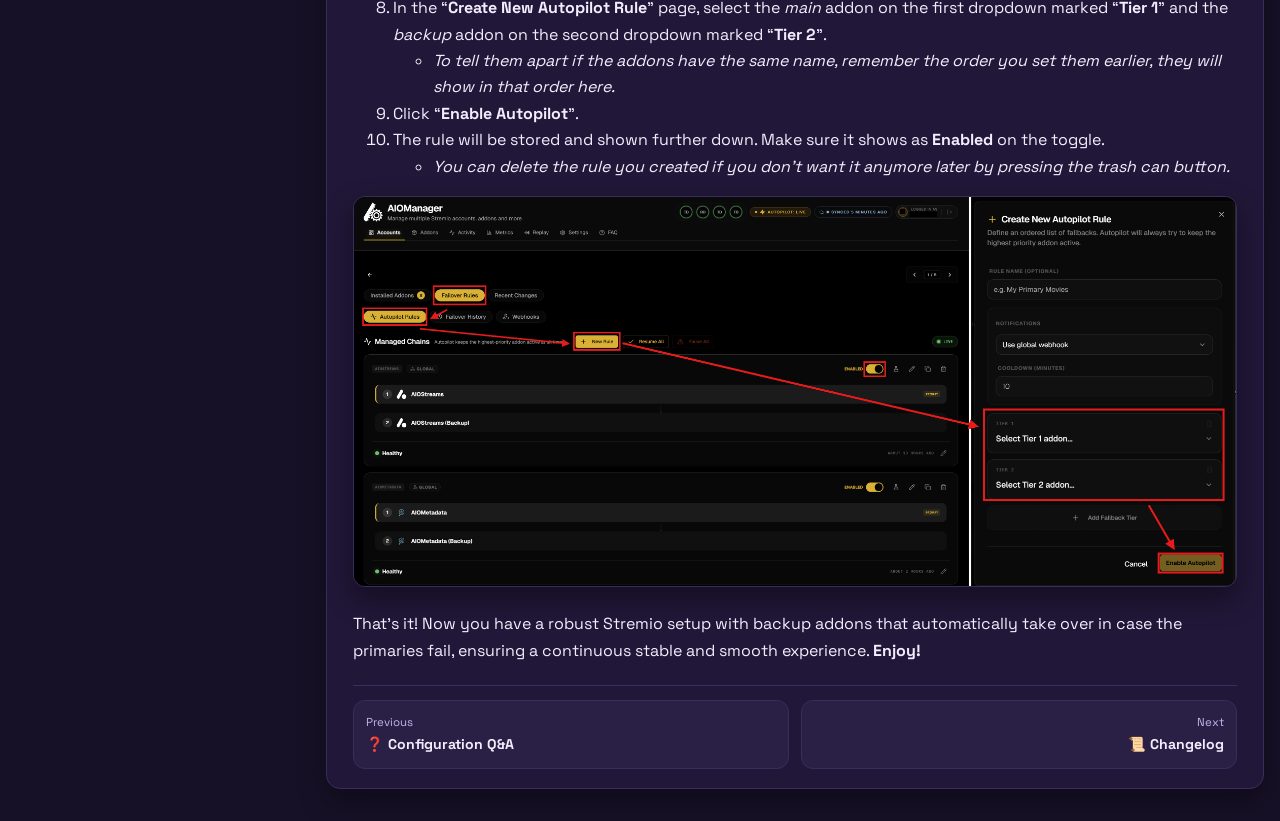
<file: AIOManager-Setup.html>
<!doctype html>
<html lang="en" data-theme="light">
<head>
  <meta charset="utf-8">
  <meta http-equiv="X-UA-Compatible" content="IE=edge">
  <meta name="viewport" content="width=device-width, initial-scale=1">
  <title>🎛️ AIOManager [Power Users] | Stremio Perfect Setup Collector's Edition</title>
  <meta name="description" content="Full and Easy Total Beginner's Guide">
  <link rel="icon" href="/assets/images/sps-logo.svg" type="image/svg+xml">
  <link rel="shortcut icon" href="/assets/images/sps-logo.svg" type="image/svg+xml">
  <link rel="apple-touch-icon" href="/assets/images/sps-logo.svg">
  <link rel="preconnect" href="https://fonts.googleapis.com">
  <link rel="preconnect" href="https://fonts.gstatic.com" crossorigin>
  <link href="https://fonts.googleapis.com/css2?family=IBM+Plex+Mono:wght@400;500&family=Space+Grotesk:wght@400;500;700&display=swap" rel="stylesheet">
  <link rel="stylesheet" href="/assets/css/style.css">
  <script src="/assets/js/theme.js"></script>

</head>
<body>
  <header class="topbar">
    <button class="icon-btn" id="nav-toggle" aria-label="Open navigation" aria-controls="sidebar" aria-expanded="false">☰</button>
    <a class="topbar-brand" href="/index.html">
      <img src="/assets/images/sps-logo.svg" alt="Stremio logo" class="topbar-logo">
      <span class="topbar-brand-text">
        <span class="topbar-title">Stremio Perfect Setup Collector's Edition</span>
        <span class="topbar-subtitle">Full and Easy Total Beginner's Guide</span>
      </span>
    </a>
    <button class="icon-btn" id="theme-toggle" aria-label="Toggle theme" aria-pressed="false">◐</button>
  </header>

  <button class="nav-backdrop" id="nav-backdrop" aria-hidden="true"></button>

  <aside class="sidebar" id="sidebar" aria-label="Guide navigation">
    <div class="sidebar__inner">
      <nav id="sidebar-nav"></nav>
    </div>
  </aside>

  <div class="layout">
    <main id="main-content" class="content">
      <article class="doc-card fade-in">
        <h1 id="️-aiomanager-power-users">🎛️ AIOManager [Power Users] </h1>
      
      
<p><strong>AIOManager</strong> is fully optional and intended for power users who want to push their setup further by creating redundant, resilient configurations. If you are looking to increase reliability, add fallback layers, or manage multiple Stremio accounts in a structured way, this chapter is for you.</p>

<p>Let’s start with what <strong>AIOManager</strong> can do for you:</p>
<ul>
  <li><strong>Multi-Account Management</strong>: Control and sync addons for multiple Stremio accounts from one central place.</li>
  <li><strong>Addon Backup &amp; Redeployment</strong>: Save complete addon configurations and redeploy them anywhere in seconds.</li>
  <li><strong>Bulk Actions &amp; Profiles</strong>: Install, remove, clone, or push entire addon collections across accounts with a single action.</li>
  <li><strong>Order Replication</strong>: Copy and apply the exact same addon order to maintain a consistent interface everywhere.</li>
  <li><strong>Multiple Instances of the Same Addon</strong>: Run parallel configurations of one addon with different settings or API keys.</li>
  <li><strong>Automatic Failover</strong>: Switch to backup addons when a primary one goes offline to increase reliability.</li>
  <li><strong>Library Organization</strong>: Tag and structure saved addons for faster searching and cleaner management.</li>
  <li><strong>Granular Control &amp; Customization</strong>: Rename, reorder, and fine-tune how addons behave in your setup.</li>
  <li><strong>Activity Visibility</strong>: Access optional usage insights, dashboards, and fun statistics based on your watch history.</li>
</ul>

<h2 id="initial-setup">Initial Setup</h2>

<p>And now let’s start by going to either <a href="https://aiomanagerfortheweebs.midnightignite.me/"><strong>this</strong></a> or <a href="https://aiomanager.elfhosted.com/"><strong>this</strong></a> instance and:</p>

<ol>
  <li>Select “<strong>New Account</strong>”, enter a password twice (<em>at least 10 characters</em>), and click on “<strong>Create &amp; Enter</strong>”.</li>
  <li>You will see a notification “<em>Account Successfully Created!</em>” on top of the page asking you to save your <strong>UUID</strong>. <strong>Store it</strong> somewhere safe together with the <strong>Password</strong> you set, and then click “<strong>I’ve Saved It</strong>”.
    <ul>
      <li><em>You can also go to the <strong>Settings</strong> tab to find your <strong>UUID</strong></em></li>
    </ul>
  </li>
  <li>Go to the empty <strong>Accounts</strong> tab and click on “<strong>Add Stremio Account</strong>”.</li>
  <li>Now you can set a name for the account, and either:
    <ul>
      <li>sign in with your Stremio account by using your <strong>Email</strong> and <strong>Password</strong> (easiest &amp; recommended),</li>
      <li>connecting directly with Stremio through <strong>OAuth</strong>, or</li>
      <li>entering the <strong>Auth Key</strong> yourself (instructions are shown, or you can get it as described on the <strong>Cinebye</strong> page in this guide).</li>
    </ul>
  </li>
  <li>Click “<strong>Add Account</strong>” and the account will show up on the <strong>Accounts</strong> tab.
    <ul>
      <li><em>You can repeat this step for all accounts you may want to manage here, if you have more than one, e.g. for all your family.</em></li>
    </ul>
  </li>
  <li>Click on the account that you added.
    <ul>
      <li><em>You will see the <strong>Cinemeta</strong> and maybe also the <strong>Local Files</strong> addons. If you followed this guide, they will also be ordered just like you ordered them with <strong>Cinebye</strong>.</em></li>
    </ul>
  </li>
</ol>

<p><img src="/assets/images/9.1.png" alt="Create Account" /></p>

<h2 id="addon-management">Addon Management</h2>

<p>AIOManager has a lot of options to manage addons: install, configure, order, remove, copy, update, and more. I’m not going to describe everything here because it would be too much, but feel free to explore the options:</p>
<ul>
  <li><em><strong>Note</strong>: Everything you do on AIOManager is saved immediately &amp; automatically, so you don’t need to take any additional steps for saving.</em></li>
  <li><strong>Refresh</strong>: Refresh the installed addons and their metadata.</li>
  <li><strong>Reorder</strong>: Change the order of the addons (<em>just like with Cinebye</em>).</li>
  <li><strong>Library</strong>: Install addons saved in the the personal addons library (** Addons** tab).</li>
  <li><strong>Bulk Actions</strong>:
    <ul>
      <li><strong>Force Reinstall All</strong>: Refresh the addon installations (<em>good when making changes to AIOMetadata catalogs, just like refreshing with Cinebye</em>).</li>
      <li><strong>Save All to Library</strong>: Save addons in the personal addons library (<strong>Saved Addons</strong> tab) so that you can reuse them in another account or keep them for later.</li>
      <li><strong>Protect/Unprotect All</strong>: Lock or unlock all addons from being deleted inadvertently.</li>
      <li><strong>Enable/Disable All</strong>: Enable or disable all addons in your Stremio account.</li>
    </ul>
  </li>
  <li><strong>Install</strong>: Install a new addon in the account through the manifest URL.</li>
  <li>For each addon, you can press:
    <ul>
      <li><strong>Configure</strong> to go to the addon’s own configuration page.</li>
      <li><strong>Catalogs</strong> to reorder and rename the catalogs provided by the addon (if available).</li>
      <li><strong>Customize</strong> to set a different name for it, which is also how it will show on Stremio.</li>
      <li><strong>Reinstall</strong> to refresh the installation if needed.</li>
      <li><strong>Remove</strong> to uninstall the addon.</li>
      <li><strong>Enable/Disable</strong> the addon through the toggle (which will actually install/remove it on the Stremio account every time you toggle).</li>
      <li><strong>Three Dots Menu</strong>:
        <ul>
          <li><strong>Protect/Unprotect</strong> the addon from being deleted inadvertently.</li>
          <li><strong>Clone</strong> to copy the addon into another account.</li>
          <li><strong>Deploy to all</strong> to copy the addon into all other accounts directly.</li>
        </ul>
      </li>
    </ul>
  </li>
  <li>While inside an account, if you click on “<strong>Select</strong>” and select one or more addons, you will also see options for them, including a <strong>Save</strong> option to save them to the library.</li>
  <li>If you go back to the <strong>Accounts</strong> tab where you see your Stremio accounts, you can click “<strong>Select</strong>”, select an account, and then click on “<strong>Bulk Actions</strong>”.
    <ul>
      <li>Here you will see many options that you can do between accounts, including <strong>Mirror from Account</strong>, which can copy the entire account setup (addons and order) into another account.</li>
    </ul>
  </li>
</ul>

<p>Here’s a screenshot of how an account with installed addons looks like (<em>see Autopilot below for the double addons</em>):</p>

<p><img src="/assets/images/9.2.png" alt="Addon Management" /></p>

<ul>
  <li>The <strong>Saved Addons</strong> tab contains your personal addon library.
    <ul>
      <li>Here you can add the URLs of any addon manifest/configuration you want and keep it stored regardless of a Stremio account.</li>
      <li>You can use <em>Profiles</em> and <em>Tags</em> to organize them, which makes it easier to install or remove them from accounts in bulk.</li>
      <li><strong>Tip</strong>: Click <strong>Edit</strong> from the three dots on the right of an addon you added here, and enable “<strong>Keep in sync with installed versions</strong>” to keep the addon synced everywhere, for example to update automatically if you change the name or the manifest URL.</li>
    </ul>
  </li>
  <li>The <strong>Activity</strong> and <strong>Metrics</strong> tabs show the watch activity and some fun analytics of the accounts you have added.</li>
  <li>The <strong>Replay</strong> tab is a very cool feature inspired by Apple Music Replay / Spotify Wrapped, where you can see a lot of visually beautiful statistics and exciting information about the watching behavior of all your accounts. You can have an aggregated view for all accounts, or select which account and/or which year or month you want to view. If you scroll to the bottom, you can also get a <em>shareable link</em> so others can view directly without an AIOManager account.</li>
</ul>

<h2 id="autopilot-automatic-failover">Autopilot (Automatic Failover)</h2>

<p>Getting to the most interesting feature, the <strong>Autopilot</strong> is an exciting capability that allows you to set a <em>fallback instance</em> that automatically takes over if your <em>primary addon goes offline or stops responding</em>. Instead of manually troubleshooting when something breaks, <strong>AIOManager</strong> quietly <em>switches to the backup in the background</em>, keeping your <em>streams and catalogs working without interruption</em>. This reduces <em>downtime</em>, removes <em>single points of failure</em>, and gives you a far more <em>resilient and self-healing setup</em>, especially valuable if you rely on multiple scrapers and public/self-hosted instances that may occasionally go down. If you don’t know what addon instances are and how they work, go to <a href="/0-Beginner-Concepts.html#what-does-an-addon-instance-mean"><strong>🔰 Beginner Concepts</strong></a>.</p>

<p>The best use of this feature would be for the <strong>AIOStreams</strong> and <strong>AIOMetadata</strong> instances, but you can use it for any addon you want, assuming there are alternative instances available for them. And with that said, here’s how to set it up:</p>

<ol>
  <li>You start by creating a copy of the configuration for your addon, <strong>BUT</strong> on another instance, and get the manifest URL for it.
    <ul>
      <li><em>For <strong>AIOStreams</strong> and <strong>AIOMetadata</strong> public instances, see <a href="https://status.stremio-status.com/"><strong>this</strong></a> or <a href="https://status.dinsden.top/status/stremio-addons"><strong>this</strong></a></em>.</li>
      <li><em>For <strong>AIOStreams</strong>/<strong>AIOMetadata</strong>, you can create a copy of your same configuration on another instance by signing in to your current configuration with your <strong>UUID</strong> and <strong>Password</strong>, going to <strong>Save &amp; Install</strong>/<strong>Configuration</strong> respectively, and exporting the configuration <strong>INCLUDING</strong> credentials. Then you go to the new instance for each, go to <strong>Save &amp; Install</strong>/<strong>Configuration</strong> respectively again, and <strong>Import Configuration</strong>. Don’t forget to <strong>Save</strong> the new configuration on the new instance, and store the new <strong>UUID</strong> and <strong>Password</strong> for this backup you just created.</em></li>
      <li><em>For <strong>AIOMetadata</strong>, everything including the API keys will be imported, but the <strong>Trakt</strong> and <strong>Simkl</strong> integration (if you used them) will need to be repeated on the <strong>Catalogs</strong> tab.</em></li>
      <li><em>In the end you will have one initial/original addon, which we will call “main”, and a secondary same addon but on a different instance, which we will call “backup”.</em></li>
    </ul>
  </li>
  <li>Back to <strong>AIOManager</strong>, in the <strong>Accounts</strong> tab, you enter the account you want, and click on “<strong>+ Install</strong>”.</li>
  <li>Paste the <em>Addon URL</em> and click “<strong>Install Addon</strong>”.
    <ul>
      <li><em>This assumes you have already installed the initial main addon. If you haven’t installed the first addon yet, then repeat this step twice with the manifest URLs for each.</em></li>
    </ul>
  </li>
  <li>Click on “<strong>Reorder</strong>”.</li>
  <li>Order the <em>backup</em> addon right below the <em>main</em> addon and click “<strong>Save</strong>”.
    <ul>
      <li><em>The main and backup addon always need to be in pairs in the order, always next to each other, no other addons in-between.</em></li>
    </ul>
  </li>
  <li>
    <p>Disable the <em>backup</em> addon through the toggle near the title.</p>

    <p><img src="/assets/images/9.3.png" alt="Order Addons" /></p>
  </li>
  <li>Go to “<strong>Failover Rules</strong>” (<em>below the name of the opened account</em>), then “<strong>Autopilot Rules</strong>”, then click on “<strong>+ New Rule</strong>”.</li>
  <li>In the “<strong>Create New Autopilot Rule</strong>” page, select the <em>main</em> addon on the first dropdown marked “<strong>Tier 1</strong>” and the <em>backup</em> addon on the second dropdown marked “<strong>Tier 2</strong>”.
    <ul>
      <li><em>To tell them apart if the addons have the same name, remember the order you set them earlier, they will show in that order here.</em></li>
    </ul>
  </li>
  <li>Click “<strong>Enable Autopilot</strong>”.</li>
  <li>The rule will be stored and shown further down. Make sure it shows as <strong>Enabled</strong> on the toggle.
    <ul>
      <li><em>You can delete the rule you created if you don’t want it anymore later by pressing the trash can button.</em></li>
    </ul>
  </li>
</ol>

<p><img src="/assets/images/9.4.png" alt="Autopilot" /></p>

<p>That’s it! Now you have a robust Stremio setup with backup addons that automatically take over in case the primaries fail, ensuring a continuous stable and smooth experience. <strong>Enjoy!</strong></p>


        <section class="quick-nav" id="quick-nav" hidden>
          <details id="quick-nav-details">
            <summary>Quick Navigation</summary>
            <ul id="quick-nav-list"></ul>
          </details>
        </section>
        <nav class="pager" id="pager" aria-label="Page navigation" hidden></nav>
      </article>
    </main>
  </div>

  <script src="/assets/js/navigation.js"></script>
  <script src="/assets/js/checklist.js"></script>
  <script src="/assets/js/image-toggle.js"></script>
</body>
</html>
</file>
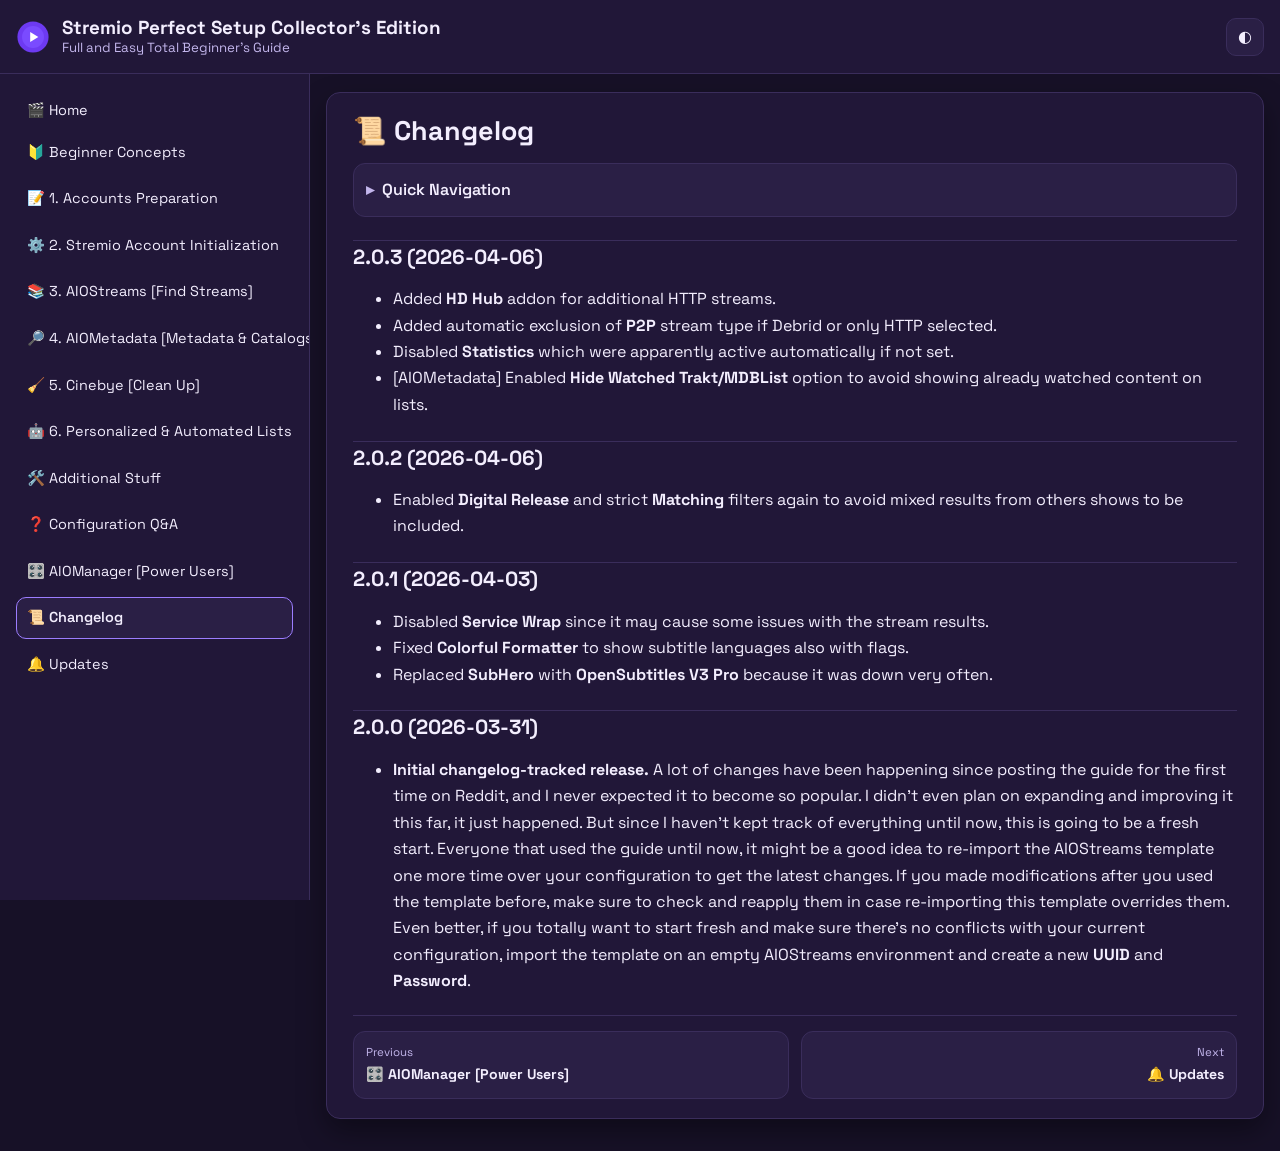
<file: Changelog.html>
<!doctype html>
<html lang="en" data-theme="light">
<head>
  <meta charset="utf-8">
  <meta http-equiv="X-UA-Compatible" content="IE=edge">
  <meta name="viewport" content="width=device-width, initial-scale=1">
  <title>📜 Changelog | Stremio Perfect Setup Collector's Edition</title>
  <meta name="description" content="Full and Easy Total Beginner's Guide">
  <link rel="icon" href="/assets/images/sps-logo.svg" type="image/svg+xml">
  <link rel="shortcut icon" href="/assets/images/sps-logo.svg" type="image/svg+xml">
  <link rel="apple-touch-icon" href="/assets/images/sps-logo.svg">
  <link rel="preconnect" href="https://fonts.googleapis.com">
  <link rel="preconnect" href="https://fonts.gstatic.com" crossorigin>
  <link href="https://fonts.googleapis.com/css2?family=IBM+Plex+Mono:wght@400;500&family=Space+Grotesk:wght@400;500;700&display=swap" rel="stylesheet">
  <link rel="stylesheet" href="/assets/css/style.css">
  <script src="/assets/js/theme.js"></script>

</head>
<body>
  <header class="topbar">
    <button class="icon-btn" id="nav-toggle" aria-label="Open navigation" aria-controls="sidebar" aria-expanded="false">☰</button>
    <a class="topbar-brand" href="/index.html">
      <img src="/assets/images/sps-logo.svg" alt="Stremio logo" class="topbar-logo">
      <span class="topbar-brand-text">
        <span class="topbar-title">Stremio Perfect Setup Collector's Edition</span>
        <span class="topbar-subtitle">Full and Easy Total Beginner's Guide</span>
      </span>
    </a>
    <button class="icon-btn" id="theme-toggle" aria-label="Toggle theme" aria-pressed="false">◐</button>
  </header>

  <button class="nav-backdrop" id="nav-backdrop" aria-hidden="true"></button>

  <aside class="sidebar" id="sidebar" aria-label="Guide navigation">
    <div class="sidebar__inner">
      <nav id="sidebar-nav"></nav>
    </div>
  </aside>

  <div class="layout">
    <main id="main-content" class="content">
      <article class="doc-card fade-in">
        <h1 id="changelog">📜 Changelog </h1>

<h2 id="203-2026-04-06">2.0.3 (2026-04-06)</h2>

<ul>
  <li>Added <strong>HD Hub</strong> addon for additional HTTP streams.</li>
  <li>Added automatic exclusion of <strong>P2P</strong> stream type if Debrid or only HTTP selected.</li>
  <li>Disabled <strong>Statistics</strong> which were apparently active automatically if not set.</li>
  <li>[AIOMetadata] Enabled <strong>Hide Watched Trakt/MDBList</strong> option to avoid showing already watched content on lists.</li>
</ul>

<h2 id="202-2026-04-06">2.0.2 (2026-04-06)</h2>

<ul>
  <li>Enabled <strong>Digital Release</strong> and strict <strong>Matching</strong> filters again to avoid mixed results from others shows to be included.</li>
</ul>

<h2 id="201-2026-04-03">2.0.1 (2026-04-03)</h2>

<ul>
  <li>Disabled <strong>Service Wrap</strong> since it may cause some issues with the stream results.</li>
  <li>Fixed <strong>Colorful Formatter</strong> to show subtitle languages also with flags.</li>
  <li>Replaced <strong>SubHero</strong> with <strong>OpenSubtitles V3 Pro</strong> because it was down very often.</li>
</ul>

<h2 id="200-2026-03-31">2.0.0 (2026-03-31)</h2>

<ul>
  <li><strong>Initial changelog-tracked release.</strong> A lot of changes have been happening since posting the guide for the first time on Reddit, and I never expected it to become so popular. I didn’t even plan on expanding and improving it this far, it just happened. But since I haven’t kept track of everything until now, this is going to be a fresh start. Everyone that used the guide until now, it might be a good idea to re-import the AIOStreams template one more time over your configuration to get the latest changes. If you made modifications after you used the template before, make sure to check and reapply them in case re-importing this template overrides them. Even better, if you totally want to start fresh and make sure there’s no conflicts with your current configuration, import the template on an empty AIOStreams environment and create a new <strong>UUID</strong> and <strong>Password</strong>.</li>
</ul>


        <section class="quick-nav" id="quick-nav" hidden>
          <details id="quick-nav-details">
            <summary>Quick Navigation</summary>
            <ul id="quick-nav-list"></ul>
          </details>
        </section>
        <nav class="pager" id="pager" aria-label="Page navigation" hidden></nav>
      </article>
    </main>
  </div>

  <script src="/assets/js/navigation.js"></script>
  <script src="/assets/js/checklist.js"></script>
  <script src="/assets/js/image-toggle.js"></script>
</body>
</html>
</file>
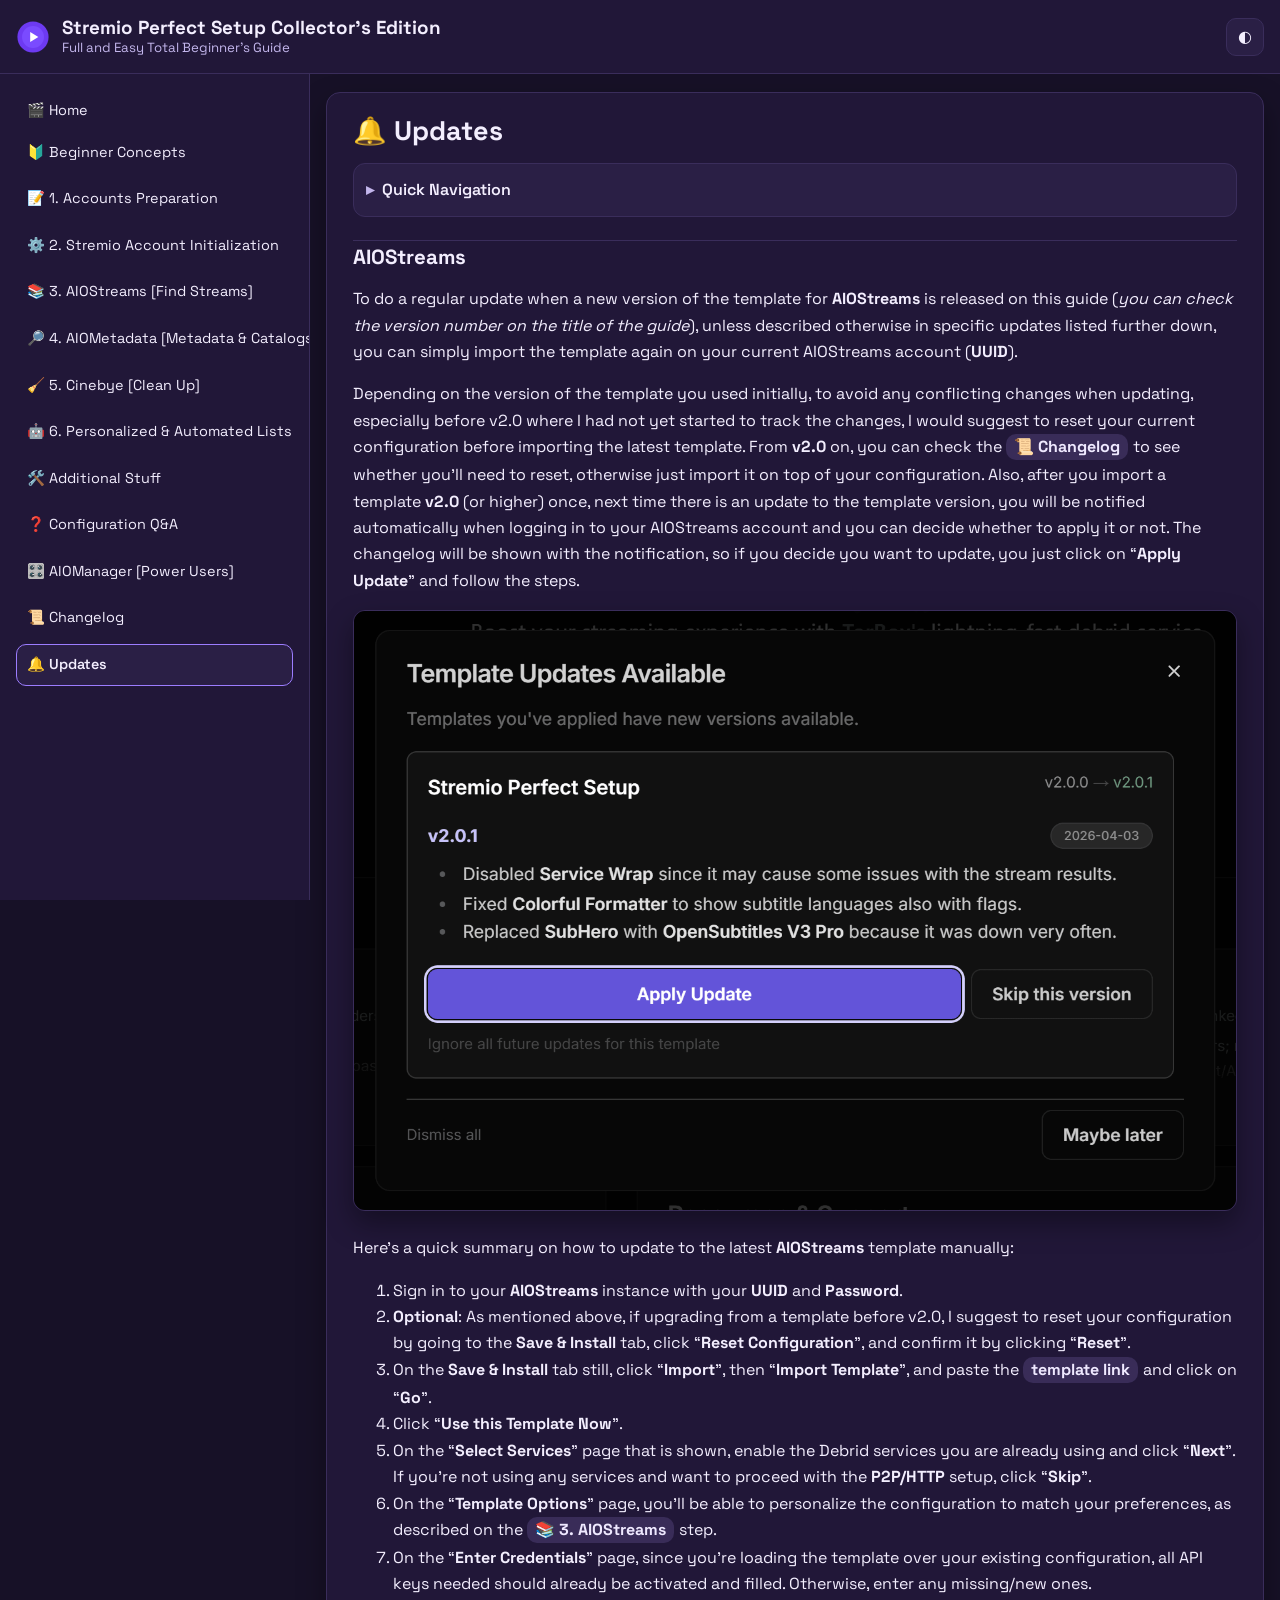
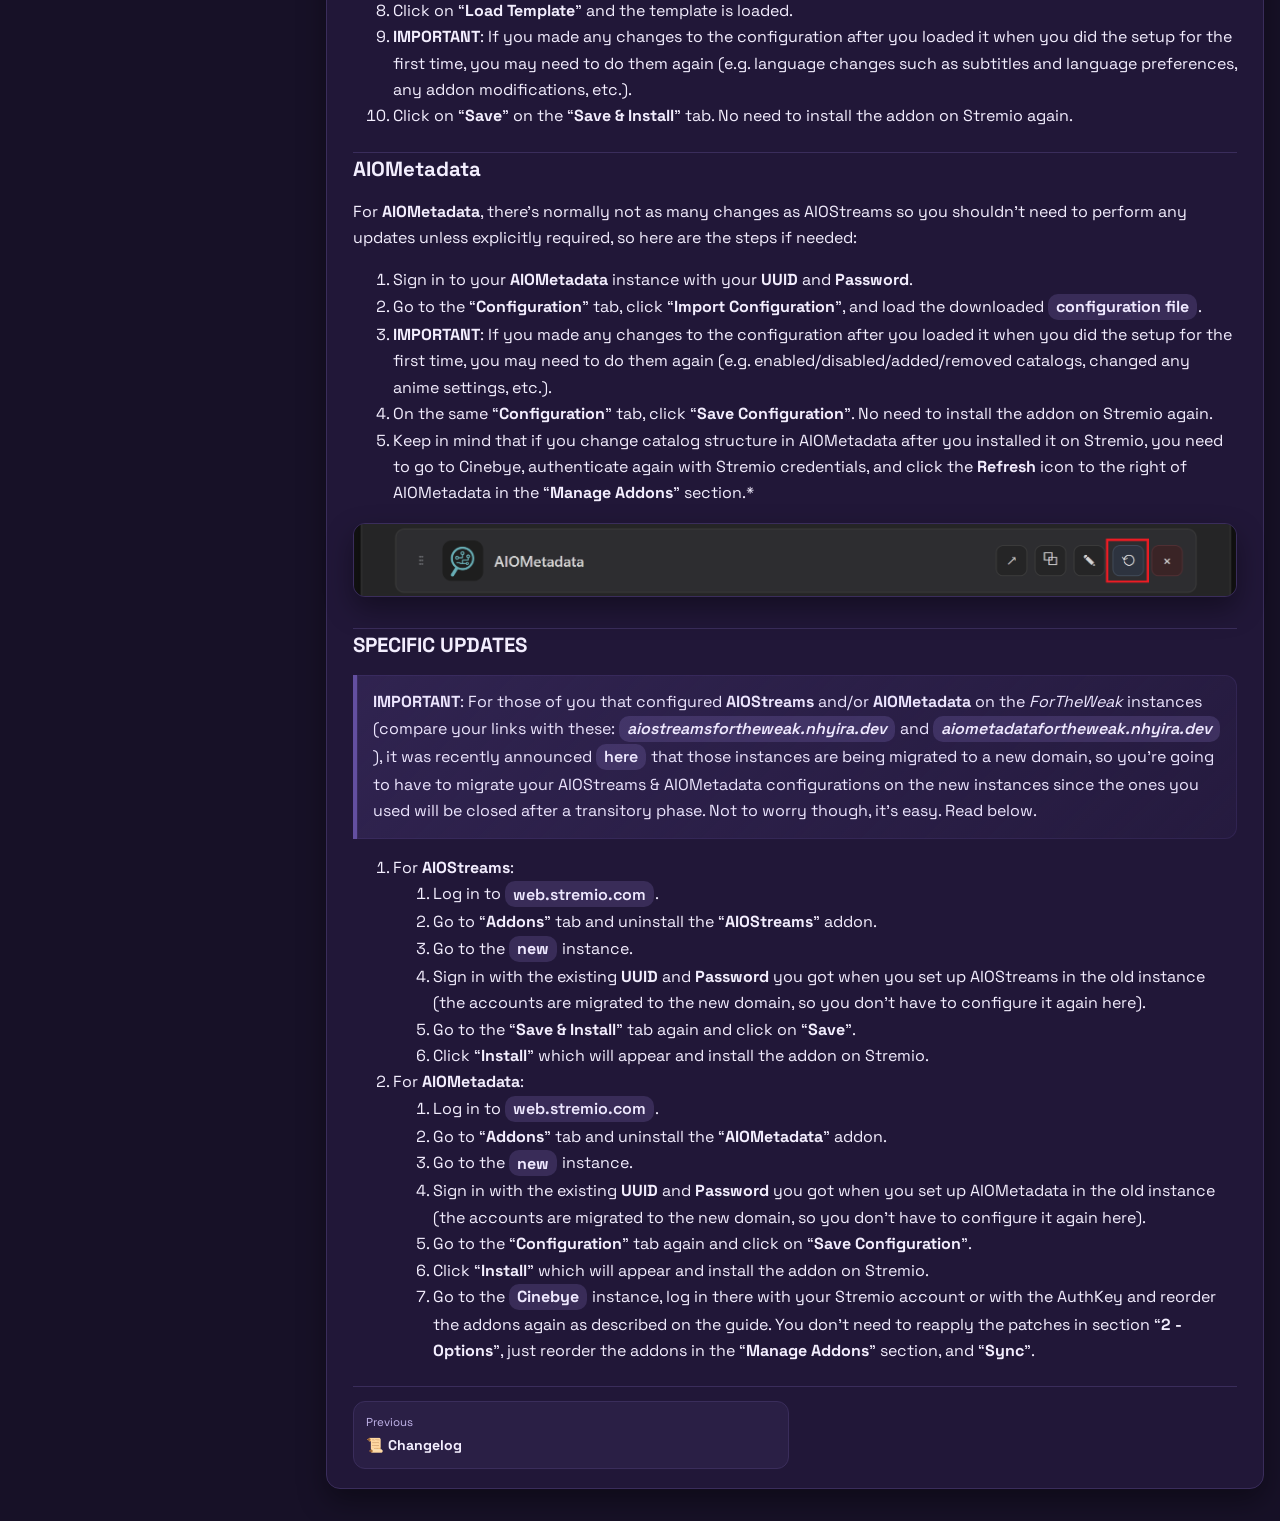
<file: Updates.html>
<!doctype html>
<html lang="en" data-theme="light">
<head>
  <meta charset="utf-8">
  <meta http-equiv="X-UA-Compatible" content="IE=edge">
  <meta name="viewport" content="width=device-width, initial-scale=1">
  <title>🔔 Updates | Stremio Perfect Setup Collector's Edition</title>
  <meta name="description" content="Full and Easy Total Beginner's Guide">
  <link rel="icon" href="/assets/images/sps-logo.svg" type="image/svg+xml">
  <link rel="shortcut icon" href="/assets/images/sps-logo.svg" type="image/svg+xml">
  <link rel="apple-touch-icon" href="/assets/images/sps-logo.svg">
  <link rel="preconnect" href="https://fonts.googleapis.com">
  <link rel="preconnect" href="https://fonts.gstatic.com" crossorigin>
  <link href="https://fonts.googleapis.com/css2?family=IBM+Plex+Mono:wght@400;500&family=Space+Grotesk:wght@400;500;700&display=swap" rel="stylesheet">  <link rel="stylesheet" href="/assets/css/style.css">
  <script src="/assets/js/theme.js"></script>

</head>
<body>
  <header class="topbar">
    <button class="icon-btn" id="nav-toggle" aria-label="Open navigation" aria-controls="sidebar" aria-expanded="false">☰</button>
    <a class="topbar-brand" href="/index.html">
      <img src="/assets/images/sps-logo.svg" alt="Stremio logo" class="topbar-logo">
      <span class="topbar-brand-text">
        <span class="topbar-title">Stremio Perfect Setup Collector's Edition</span>
        <span class="topbar-subtitle">Full and Easy Total Beginner's Guide</span>
      </span>
    </a>
    <button class="icon-btn" id="theme-toggle" aria-label="Toggle theme" aria-pressed="false">◐</button>
  </header>

  <button class="nav-backdrop" id="nav-backdrop" aria-hidden="true"></button>

  <aside class="sidebar" id="sidebar" aria-label="Guide navigation">
    <div class="sidebar__inner">
      <nav id="sidebar-nav"></nav>
    </div>
  </aside>

  <div class="layout">
    <main id="main-content" class="content">
      <article class="doc-card fade-in">
        <h1 id="-updates">🔔 Updates </h1>
      
<h2 id="aiostreams">AIOStreams</h2>

<p>To do a regular update when a new version of the template for <strong>AIOStreams</strong> is released on this guide (<em>you can check the version number on the title of the guide</em>), unless described otherwise in specific updates listed further down, you can simply import the template again on your current AIOStreams account (<strong>UUID</strong>).</p>

<p>Depending on the version of the template you used initially, to avoid any conflicting changes when updating, especially before v2.0 where I had not yet started to track the changes, I would suggest to reset your current configuration before importing the latest template. From <strong>v2.0</strong> on, you can check the <a href="/Changelog.html"><strong>📜 Changelog</strong></a> to see whether you’ll need to reset, otherwise just import it on top of your configuration. Also, after you import a template <strong>v2.0</strong> (or higher) once, next time there is an update to the template version, you will be notified automatically when logging in to your AIOStreams account and you can decide whether to apply it or not. The changelog will be shown with the notification, so if you decide you want to update, you just click on “<strong>Apply Update</strong>” and follow the steps.</p>

<p><img src="/assets/images/U.1.png" alt="Update Notification" /></p>

<p>Here’s a quick summary on how to update to the latest <strong>AIOStreams</strong> template manually:</p>
<ol>
  <li>Sign in to your <strong>AIOStreams</strong> instance with your <strong>UUID</strong> and <strong>Password</strong>.</li>
  <li><strong>Optional</strong>:  As mentioned above, if upgrading from a template before v2.0, I suggest to reset your configuration by going to the <strong>Save &amp; Install</strong> tab, click “<strong>Reset Configuration</strong>”, and confirm it by clicking “<strong>Reset</strong>”.</li>
  <li>On the <strong>Save &amp; Install</strong> tab still, click “<strong>Import</strong>”, then “<strong>Import Template</strong>”, and paste the <a href="https://raw.githubusercontent.com/luckynumb3rs/stremio-perfect-setup/refs/heads/main/templates/AIOStreams.json"><strong>template link</strong></a> and click on “<strong>Go</strong>”.</li>
  <li>Click “<strong>Use this Template Now</strong>”.</li>
  <li>On the “<strong>Select Services</strong>” page that is shown, enable the Debrid services you are already using and click “<strong>Next</strong>”. If you’re not using any services and want to proceed with the <strong>P2P/HTTP</strong> setup, click “<strong>Skip</strong>”.</li>
  <li>On the “<strong>Template Options</strong>” page, you’ll be able to personalize the configuration to match your preferences, as described on the <a href="/stremio-perfect-setup/guide/3-AIOStreams-Setup/"><strong>📚 3. AIOStreams</strong></a> step.</li>
  <li>On the “<strong>Enter Credentials</strong>” page, since you’re loading the template over your existing configuration, all API keys needed should already be activated and filled. Otherwise, enter any missing/new ones.</li>
  <li>Click on “<strong>Load Template</strong>” and the template is loaded.</li>
  <li><strong>IMPORTANT</strong>: If you made any changes to the configuration after you loaded it when you did the setup for the first time, you may need to do them again (e.g. language changes such as subtitles and language preferences, any addon modifications, etc.).</li>
  <li>Click on “<strong>Save</strong>” on the “<strong>Save &amp; Install</strong>” tab. No need to install the addon on Stremio again.</li>
</ol>

<h2 id="aiometadata">AIOMetadata</h2>

<p>For <strong>AIOMetadata</strong>, there’s normally not as many changes as AIOStreams so you shouldn’t need to perform any updates unless explicitly required, so here are the steps if needed:</p>
<ol>
  <li>Sign in to your <strong>AIOMetadata</strong> instance with your <strong>UUID</strong> and <strong>Password</strong>.</li>
  <li>Go to the “<strong>Configuration</strong>” tab, click “<strong>Import Configuration</strong>”, and load the downloaded <a href="https://raw.githubusercontent.com/luckynumb3rs/stremio-perfect-setup/refs/heads/main/templates/AIOMetadata.json"><strong>configuration file</strong></a>.</li>
  <li><strong>IMPORTANT</strong>: If you made any changes to the configuration after you loaded it when you did the setup for the first time, you may need to do them again (e.g. enabled/disabled/added/removed catalogs, changed any anime settings, etc.).</li>
  <li>On the same “<strong>Configuration</strong>” tab, click “<strong>Save Configuration</strong>”. No need to install the addon on Stremio again.</li>
  <li>Keep in mind that if you change catalog structure in AIOMetadata after you installed it on Stremio, you need to go to Cinebye, authenticate again with Stremio credentials, and click the <strong>Refresh</strong> icon to the right of AIOMetadata in the “<strong>Manage Addons</strong>” section.*</li>
</ol>

<p><img src="/assets/images/5.6.png" alt="Refresh Addons" /></p>

<h2 id="specific-updates">SPECIFIC UPDATES</h2>

<blockquote>
  <p><strong>IMPORTANT</strong>: For those of you that configured <strong>AIOStreams</strong> and/or <strong>AIOMetadata</strong> on the <em>ForTheWeak</em> instances (compare your links with these: <a href="https://aiostreamsfortheweak.nhyira.dev/"><em>aiostreamsfortheweak.nhyira.dev</em></a> and <a href="https://aiometadatafortheweak.nhyira.dev/"><em>aiometadatafortheweak.nhyira.dev</em></a>), it was recently announced <a href="https://www.reddit.com/r/StremioAddons/comments/1r0jgzm/fortheweak_domain_migration/">here</a> that those instances are being migrated to a new domain, so you’re going to have to migrate your AIOStreams &amp; AIOMetadata configurations on the new instances since the ones you used will be closed after a transitory phase. Not to worry though, it’s easy. Read below.</p>
</blockquote>

<ol>
  <li>For <strong>AIOStreams</strong>:
    <ol>
      <li>Log in to <a href="https://web.stremio.com">web.stremio.com</a>.</li>
      <li>Go to “<strong>Addons</strong>” tab and uninstall the “<strong>AIOStreams</strong>” addon.</li>
      <li>Go to the <a href="https://aiostreams.fortheweak.cloud/"><strong>new</strong></a> instance.</li>
      <li>Sign in with the existing <strong>UUID</strong> and <strong>Password</strong> you got when you set up AIOStreams in the old instance (the accounts are migrated to the new domain, so you don’t have to configure it again here).</li>
      <li>Go to the “<strong>Save &amp; Install</strong>” tab again and click on “<strong>Save</strong>”.</li>
      <li>Click “<strong>Install</strong>” which will appear and install the addon on Stremio.</li>
    </ol>
  </li>
  <li>For <strong>AIOMetadata</strong>:
    <ol>
      <li>Log in to <a href="https://web.stremio.com">web.stremio.com</a>.</li>
      <li>Go to “<strong>Addons</strong>” tab and uninstall the “<strong>AIOMetadata</strong>” addon.</li>
      <li>Go to the <a href="https://aiometadata.fortheweak.cloud/"><strong>new</strong></a> instance.</li>
      <li>Sign in with the existing <strong>UUID</strong> and <strong>Password</strong> you got when you set up AIOMetadata in the old instance (the accounts are migrated to the new domain, so you don’t have to configure it again here).</li>
      <li>Go to the “<strong>Configuration</strong>” tab again and click on “<strong>Save Configuration</strong>”.</li>
      <li>Click “<strong>Install</strong>” which will appear and install the addon on Stremio.</li>
      <li>Go to the <a href="https://cinebye.elfhosted.com/"><strong>Cinebye</strong></a> instance, log in there with your Stremio account or with the AuthKey and reorder the addons again as described on the guide. You don’t need to reapply the patches in section “<strong>2 - Options</strong>”, just reorder the addons in the “<strong>Manage Addons</strong>” section, and “<strong>Sync</strong>”.</li>
    </ol>
  </li>
</ol>


        <section class="quick-nav" id="quick-nav" hidden>
          <details id="quick-nav-details">
            <summary>Quick Navigation</summary>
            <ul id="quick-nav-list"></ul>
          </details>
        </section>
        <nav class="pager" id="pager" aria-label="Page navigation" hidden></nav>
      </article>
    </main>
  </div>

  <script src="/assets/js/navigation.js"></script>
  <script src="/assets/js/checklist.js"></script>
  <script src="/assets/js/image-toggle.js"></script>
</body>
</html>
</file>
<file: assets/css/style.css>
:root {
  --header-height: 74px;
  --sidebar-width: clamp(310px, 24vw, 410px);
  --bg: #f4f0ff;
  --panel: #ffffff;
  --panel-2: #f1ebff;
  --text: #22183f;
  --muted: #5e5487;
  --accent: #6d3af2;
  --accent-2: #8f68ff;
  --border: #dbd1f4;
  --shadow: 0 10px 24px rgba(57, 35, 116, 0.1);
  --radius: 14px;
  --pill-bg: rgba(109, 58, 242, 0.12);
  --pill-text: #4f4a8f;
  --quote-bg: color-mix(in srgb, var(--accent) 7%, white 93%);
  --quote-border: color-mix(in srgb, var(--accent) 34%, var(--border) 66%);
  --quote-text: color-mix(in srgb, var(--text) 88%, var(--accent) 12%);
}

html[data-theme="dark"] {
  --bg: #171127;
  --panel: #211738;
  --panel-2: #2a1f45;
  --text: #f3eefe;
  --muted: #c3b6ec;
  --accent: #9c7dff;
  --accent-2: #b49dff;
  --border: #3a2d5b;
  --shadow: 0 12px 28px rgba(0, 0, 0, 0.38);
  --pill-bg: rgba(180, 157, 255, 0.16);
  --pill-text: #efe9ff;
  --quote-bg: color-mix(in srgb, var(--accent) 12%, var(--panel) 88%);
  --quote-border: color-mix(in srgb, var(--accent) 42%, var(--border) 58%);
  --quote-text: color-mix(in srgb, var(--text) 92%, var(--accent) 8%);
}

* { box-sizing: border-box; }
html, body { margin: 0; padding: 0; }

body {
  background: var(--bg);
  color: var(--text);
  font-family: "Space Grotesk", "Avenir Next", "Segoe UI", sans-serif;
  line-height: 1.65;
}

.topbar {
  position: fixed;
  top: 0;
  left: 0;
  right: 0;
  height: var(--header-height);
  z-index: 40;
  display: flex;
  align-items: center;
  gap: 0.9rem;
  padding: 0 1rem;
  border-bottom: 1px solid var(--border);
  background: var(--panel);
}

.topbar-brand {
  display: inline-flex;
  align-items: center;
  gap: 0.75rem;
  text-decoration: none;
  color: inherit;
  flex: 1 1 auto;
  min-width: 0;
}

.topbar-logo {
  width: 34px;
  height: 34px;
  border-radius: 8px;
  flex: 0 0 auto;
  border: 0;
  box-shadow: none;
}

.topbar-brand-text {
  display: flex;
  flex-direction: column;
  min-width: 0;
}

.topbar-title {
  font-size: 1.18rem;
  font-weight: 700;
  line-height: 1.1;
}

.topbar-subtitle {
  margin-top: 0.08rem;
  font-size: 0.83rem;
  color: var(--muted);
  line-height: 1.15;
}

.icon-btn {
  width: 38px;
  height: 38px;
  border: 1px solid var(--border);
  background: var(--panel-2);
  color: var(--text);
  border-radius: 10px;
  cursor: pointer;
  font-size: 1rem;
  flex: 0 0 auto;
}

.icon-btn:hover { border-color: var(--accent); }

#nav-toggle { display: none; }
#theme-toggle { margin-left: auto; }

.sidebar {
  position: fixed;
  top: var(--header-height);
  left: 0;
  bottom: 0;
  width: var(--sidebar-width);
  border-right: 1px solid var(--border);
  background: var(--panel);
  overflow: auto;
  z-index: 30;
}

.sidebar__inner { padding: 1rem; }
.sidebar__inner {
  min-height: 100%;
  display: flex;
  flex-direction: column;
  gap: 0.9rem;
}

#sidebar-nav {
  flex: 1 1 auto;
}

.sidebar-footer {
  margin-top: auto;
  padding-top: 0.35rem;
}

.sidebar-footer img {
  width: 100%;
  max-width: 160px;
  height: auto;
  border-radius: 0;
  border: 0;
  box-shadow: none;
}

.layout {
  margin-left: var(--sidebar-width);
  padding-top: var(--header-height);
  min-height: 100vh;
}

.content {
  max-width: 1080px;
  margin: 1.1rem auto 2rem;
  padding: 0 1rem;
}

.doc-card {
  background: var(--panel);
  border: 1px solid var(--border);
  border-radius: var(--radius);
  box-shadow: var(--shadow);
  padding: 1.4rem clamp(1rem, 2vw, 2rem) 1.2rem;
  overflow-wrap: anywhere;
}

.fade-in { animation: fadeIn 320ms ease; }
@keyframes fadeIn { from { opacity: 0; transform: translateY(6px);} to {opacity: 1; transform: translateY(0);} }

#sidebar-nav ul { list-style: none; margin: 0; padding: 0; }
#sidebar-nav li { margin-bottom: 0.3rem; }

.nav-link, .nav-summary {
  display: flex;
  align-items: center;
  width: 100%;
  border-radius: 10px;
  border: 1px solid transparent;
  color: var(--text);
  text-decoration: none;
  font-size: clamp(0.84rem, 0.62rem + 0.35vw, 0.92rem);
  padding: 0.5rem 0.6rem;
  background: transparent;
  white-space: nowrap;
}

.nav-summary { cursor: pointer; }
.nav-link:hover, .nav-summary:hover { background: var(--panel-2); border-color: var(--border); }

.nav-link[aria-current="page"] {
  background: var(--panel-2);
  border-color: var(--accent);
  font-weight: 600;
}

.nav-children {
  padding-left: 0.75rem;
  margin-top: 0.35rem;
  border-left: 1px dashed var(--border);
}

h1, h2, h3, h4 { scroll-margin-top: 96px; line-height: 1.2; }
h1 { margin: 0 0 0.5rem; font-size: clamp(1.45rem, 2.1vw, 2.1rem); }
h2 { margin-top: 1.4rem; padding-top: 0.25rem; border-top: 1px solid var(--border); font-size: clamp(1.08rem, 1.6vw, 1.35rem); }

a { color: var(--accent); }
a:hover { color: var(--accent-2); }

.doc-card blockquote {
  margin: 1rem 0;
  padding: 0.9rem 1rem;
  border-left: 4px solid var(--quote-border);
  border-radius: 0 12px 12px 0;
  background: linear-gradient(135deg, var(--quote-bg), transparent 140%);
  color: var(--quote-text);
  box-shadow: inset 0 0 0 1px color-mix(in srgb, var(--quote-border) 18%, transparent 82%);
}

.doc-card blockquote > :first-child { margin-top: 0; }
.doc-card blockquote > :last-child { margin-bottom: 0; }

.doc-card p a,
.doc-card li a,
.doc-card blockquote a,
.doc-card td a,
.quick-nav a {
  display: inline-flex;
  align-items: center;
  gap: 0.4rem;
  padding: 0.14rem 0.5rem;
  margin: 0 0.08rem 0.12rem 0;
  border-radius: 10px;
  background: var(--pill-bg);
  color: var(--pill-text);
  text-decoration: none;
  font-weight: 600;
  line-height: 1.35;
  box-shadow: none;
  transition: transform 160ms ease, box-shadow 160ms ease, color 160ms ease, background 160ms ease;
}

.doc-card p a:hover,
.doc-card li a:hover,
.doc-card blockquote a:hover,
.doc-card td a:hover,
.quick-nav a:hover {
  color: var(--text);
  background: color-mix(in srgb, var(--pill-bg) 88%, transparent 12%);
  box-shadow: none;
  transform: translateY(-1px);
}

.doc-card p > a,
.doc-card li > a,
.doc-card blockquote a,
.doc-card td a {
  vertical-align: middle;
}

img {
  max-width: 100%;
  height: auto;
  border-radius: 12px;
  border: 1px solid var(--border);
  box-shadow: var(--shadow);
}

.doc-card a[href*="ko-fi.com"] img,
.sidebar-footer a[href*="ko-fi.com"] img {
  width: auto !important;
  max-width: min(100%, 150px) !important;
  height: auto !important;
  border: 0 !important;
  box-shadow: none !important;
  border-radius: 0 !important;
}

code, pre { font-family: "IBM Plex Mono", "Cascadia Code", monospace; }
pre {
  overflow: auto;
  background: var(--panel-2);
  border: 1px solid var(--border);
  border-radius: 10px;
  padding: 0.75rem;
}

.quick-nav {
  margin-top: 1rem;
  margin-bottom: 1rem;
  padding: 0.8rem;
  background: var(--panel-2);
  border: 1px solid var(--border);
  border-radius: 12px;
}

.quick-nav h2 {
  margin: 0 0 0.45rem;
  padding: 0;
  border: 0;
  font-size: 0.95rem;
}

.quick-nav ul { margin: 0; padding-left: 1rem; }
.quick-nav li { margin: 0.24rem 0; }
.quick-nav details > summary {
  cursor: pointer;
  font-weight: 600;
  color: var(--text);
  list-style: none;
}
.quick-nav details > summary::-webkit-details-marker { display: none; }
.quick-nav details > summary::before {
  content: "▸";
  margin-right: 0.45rem;
  color: var(--muted);
}
.quick-nav details[open] > summary::before {
  content: "▾";
}
.quick-nav details ul {
  margin-top: 0.55rem;
}

.pager {
  display: grid;
  grid-template-columns: 1fr 1fr;
  gap: 0.75rem;
  margin-top: 1.3rem;
  padding-top: 0.9rem;
  border-top: 1px solid var(--border);
}

.pager a {
  display: block;
  text-decoration: none;
  border: 1px solid var(--border);
  border-radius: 12px;
  padding: 0.7rem 0.8rem;
  background: var(--panel-2);
}

.pager a span { display: block; font-size: 0.72rem; color: var(--muted); }
.pager a strong { display: block; margin-top: 0.1rem; font-size: 0.88rem; color: var(--text); }
.pager__next { text-align: right; }

.nav-backdrop {
  display: none;
  position: fixed;
  inset: 0;
  background: rgba(0, 0, 0, 0.45);
  border: 0;
  z-index: 25;
}

@media (max-width: 1040px) {
  #nav-toggle {
    display: inline-flex;
    align-items: center;
    justify-content: center;
  }

  .topbar-title { font-size: 1.05rem; }
  .topbar-subtitle { font-size: 0.76rem; }

  .layout { margin-left: 0; }

  .sidebar {
    width: min(96vw, 560px);
    transform: translateX(-100%);
    transition: transform 180ms ease;
    top: var(--header-height);
  }

  .nav-link, .nav-summary {
    font-size: 0.92rem;
    padding: 0.46rem 0.52rem;
  }

  body.nav-open .sidebar { transform: translateX(0); }
  body.nav-open .nav-backdrop { display: block; }
}

@media (max-width: 640px) {
  .topbar {
    height: 66px;
    padding: 0 0.7rem;
    gap: 0.5rem;
  }

  .topbar-logo { width: 28px; height: 28px; }
  .topbar-title { font-size: 0.95rem; }
  .topbar-subtitle { display: none; }

  .nav-link, .nav-summary {
    font-size: 0.88rem;
    letter-spacing: -0.01em;
  }

  .pager { grid-template-columns: 1fr; }
  .pager__next { text-align: left; }

  .doc-card {
    padding: 1rem 0.85rem;
    border-radius: 12px;
  }
}
</file>
